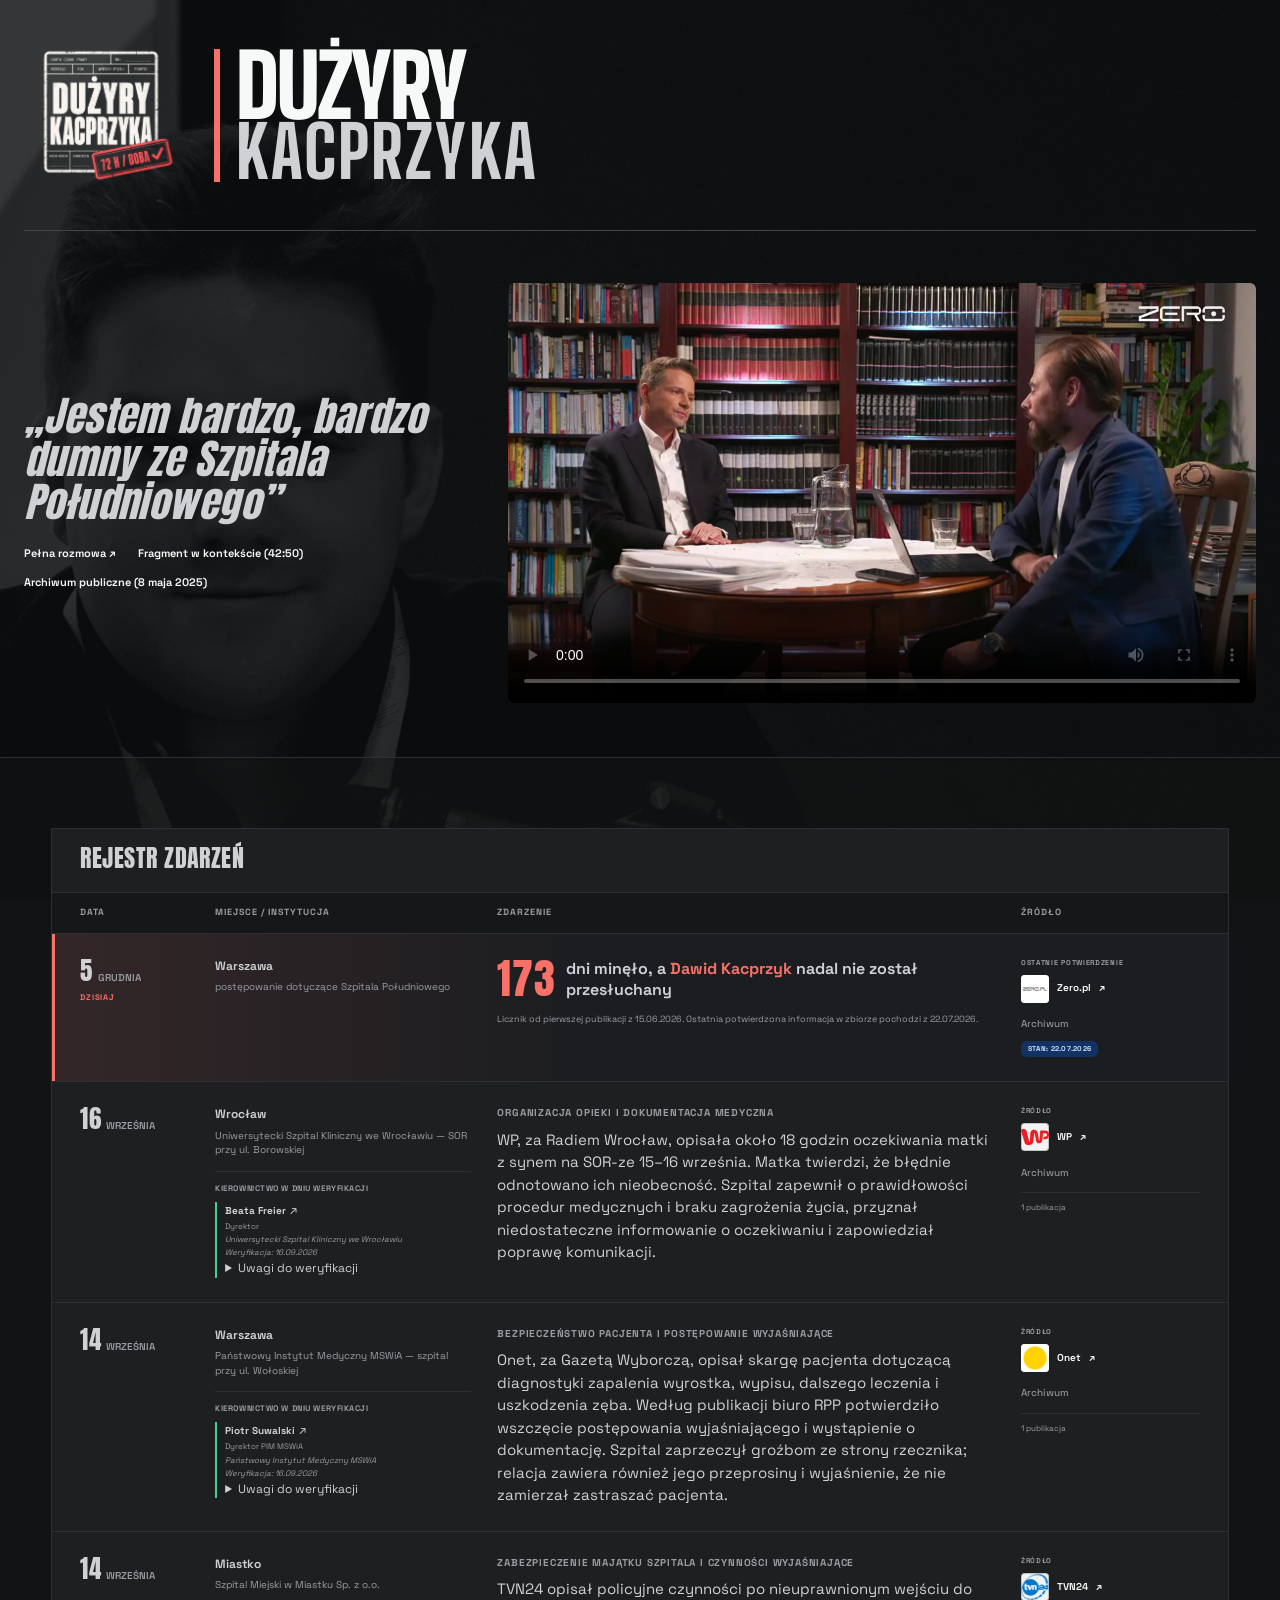
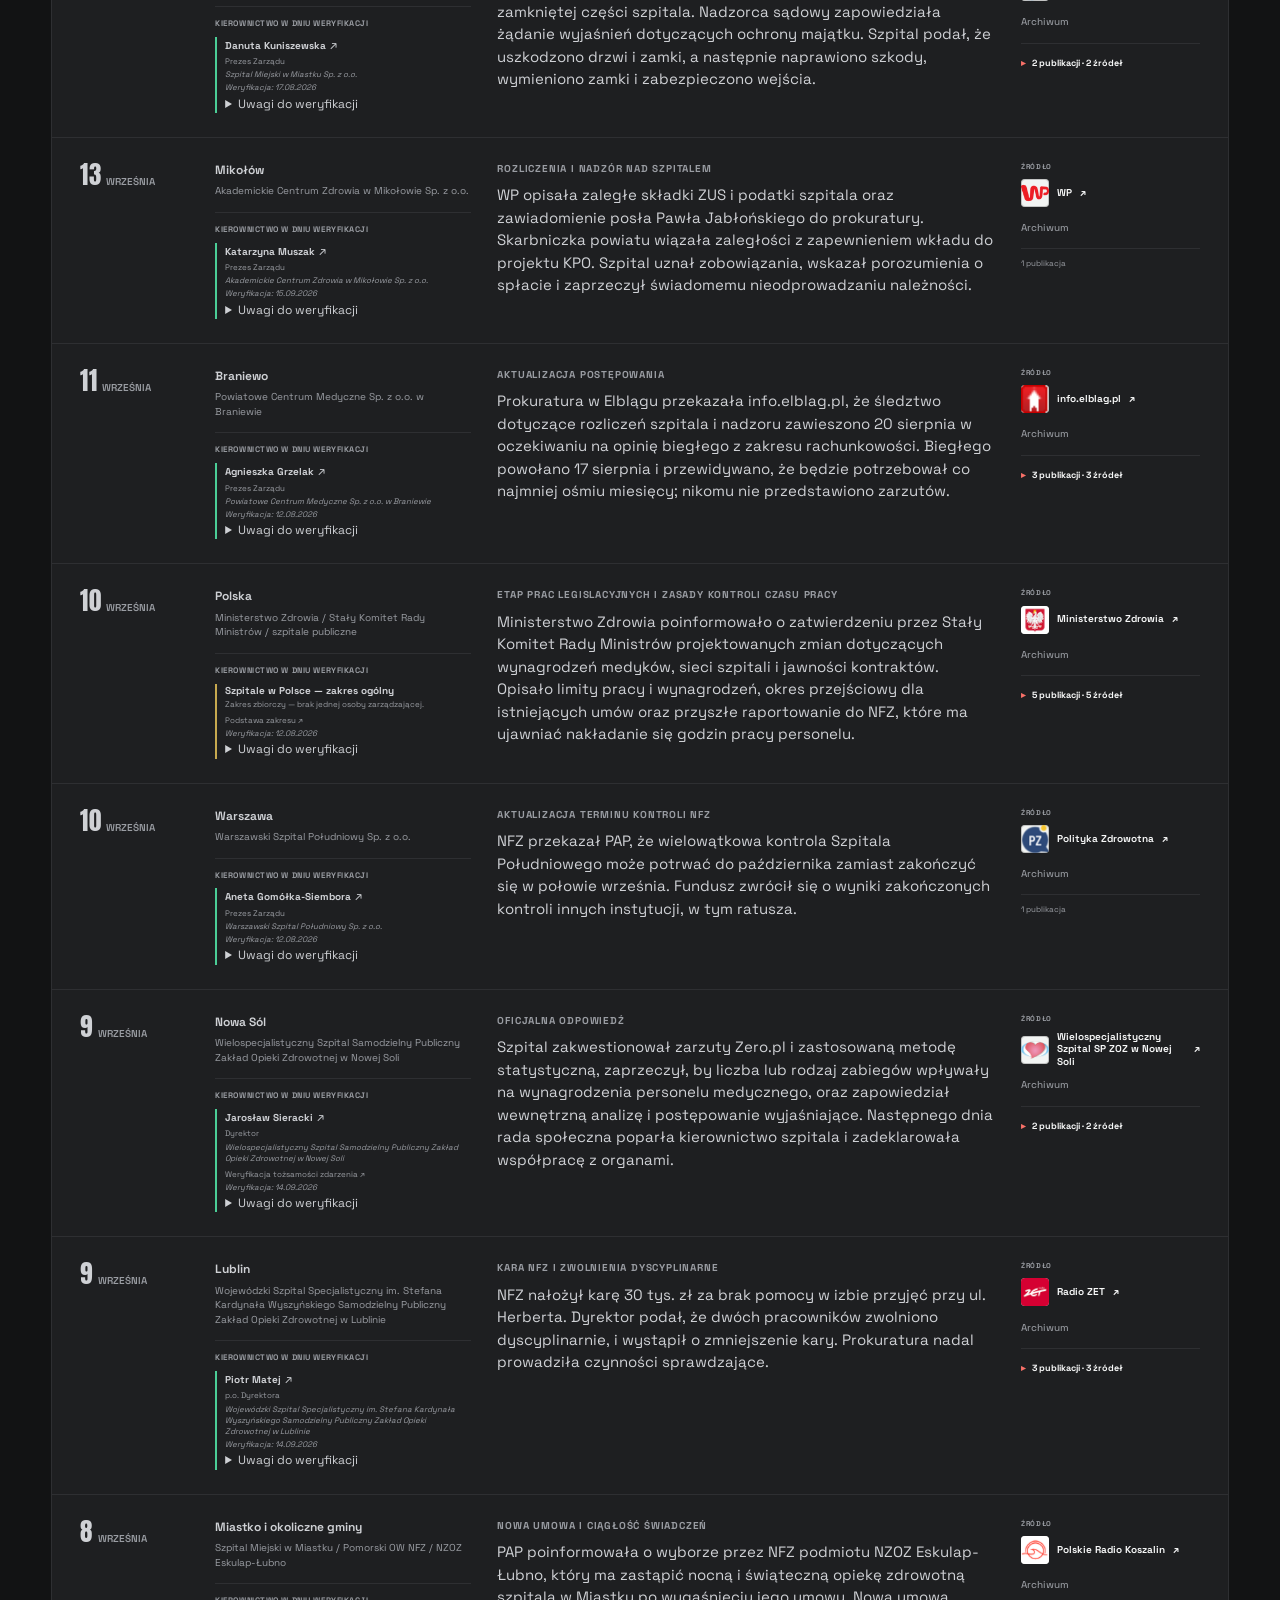
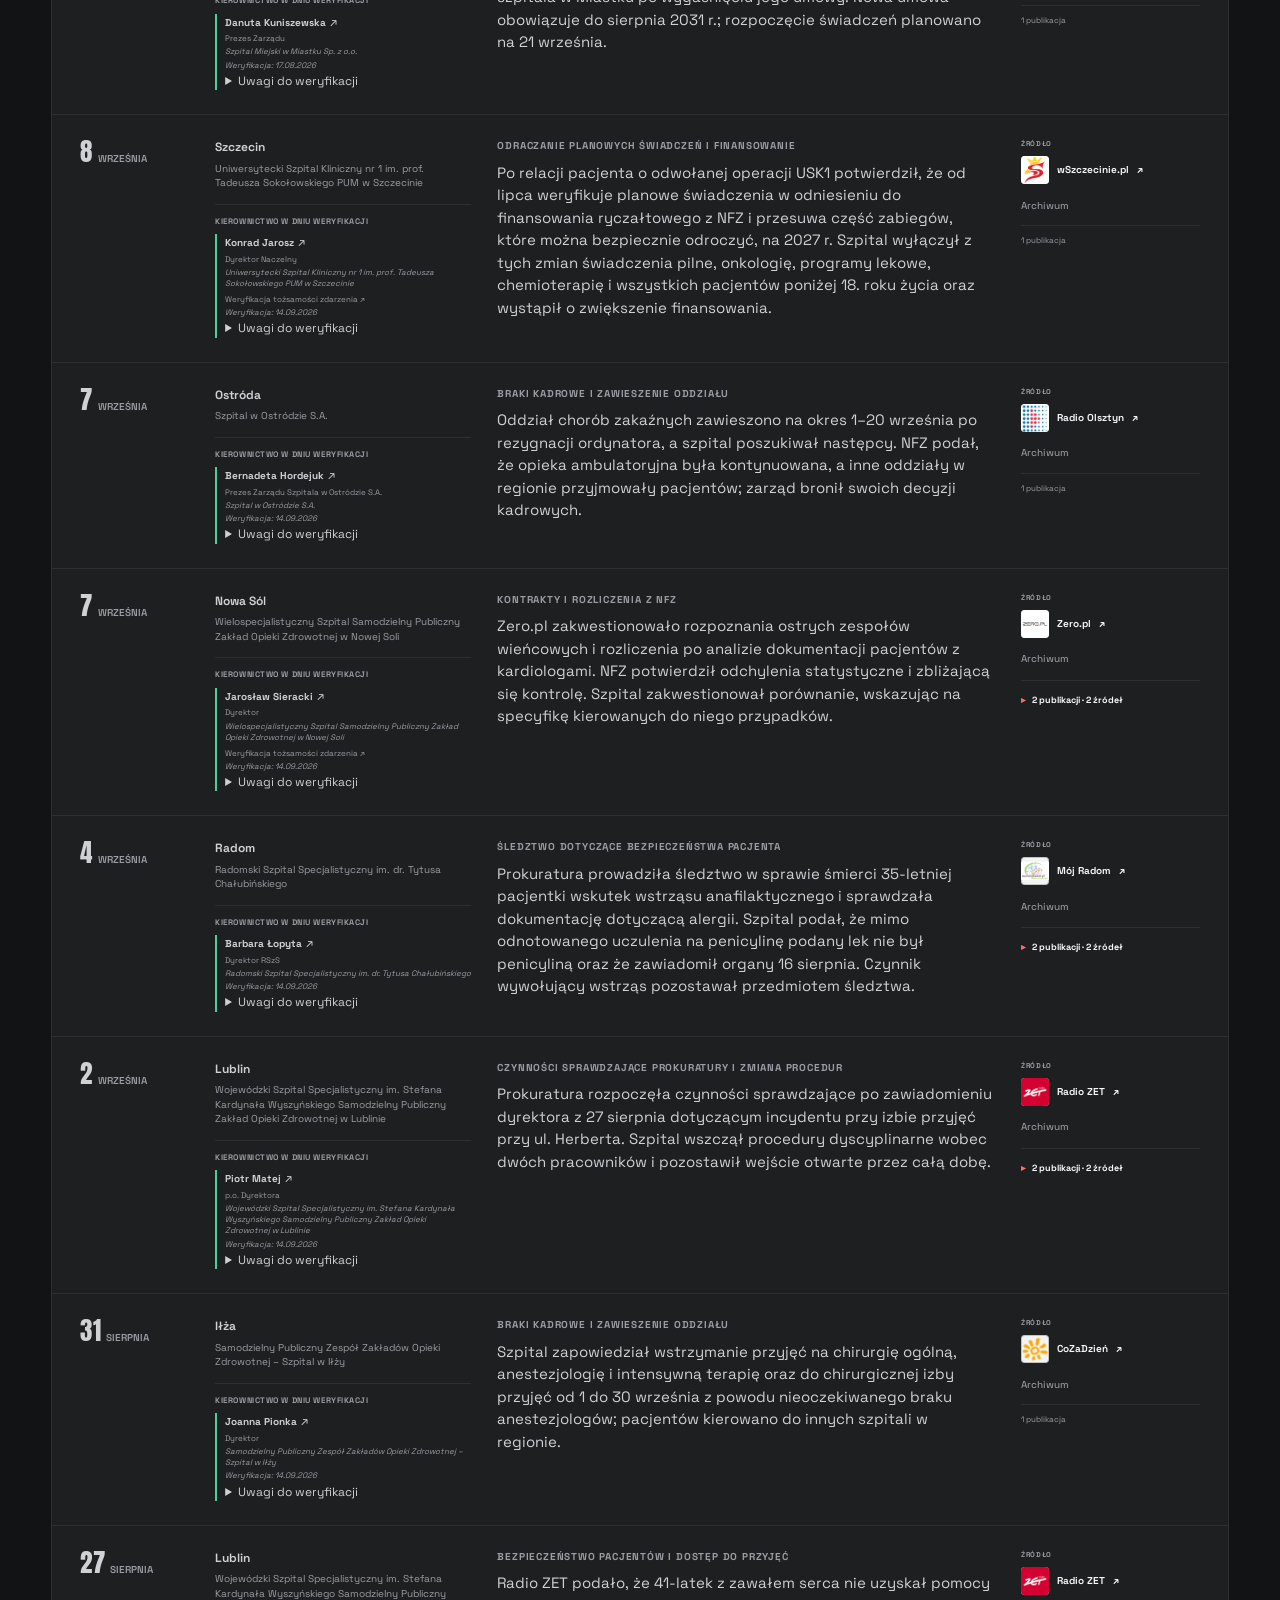
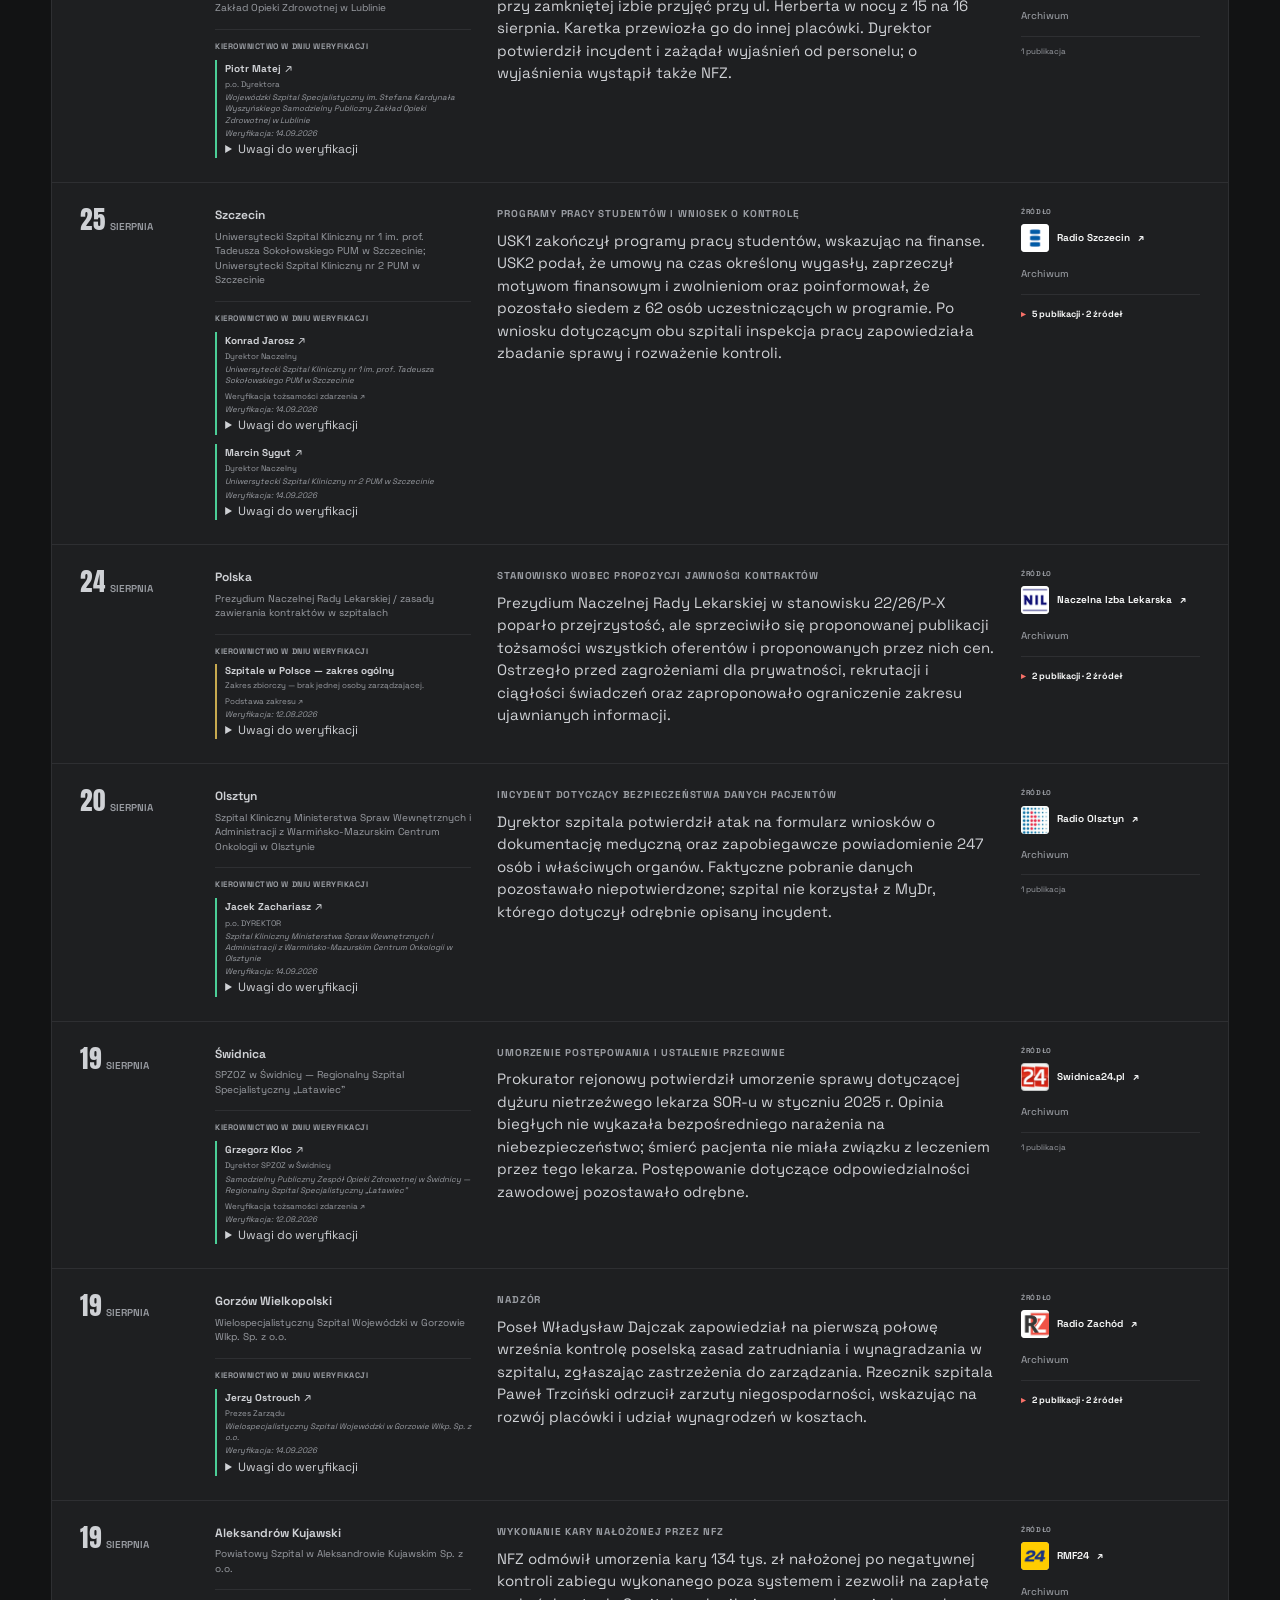
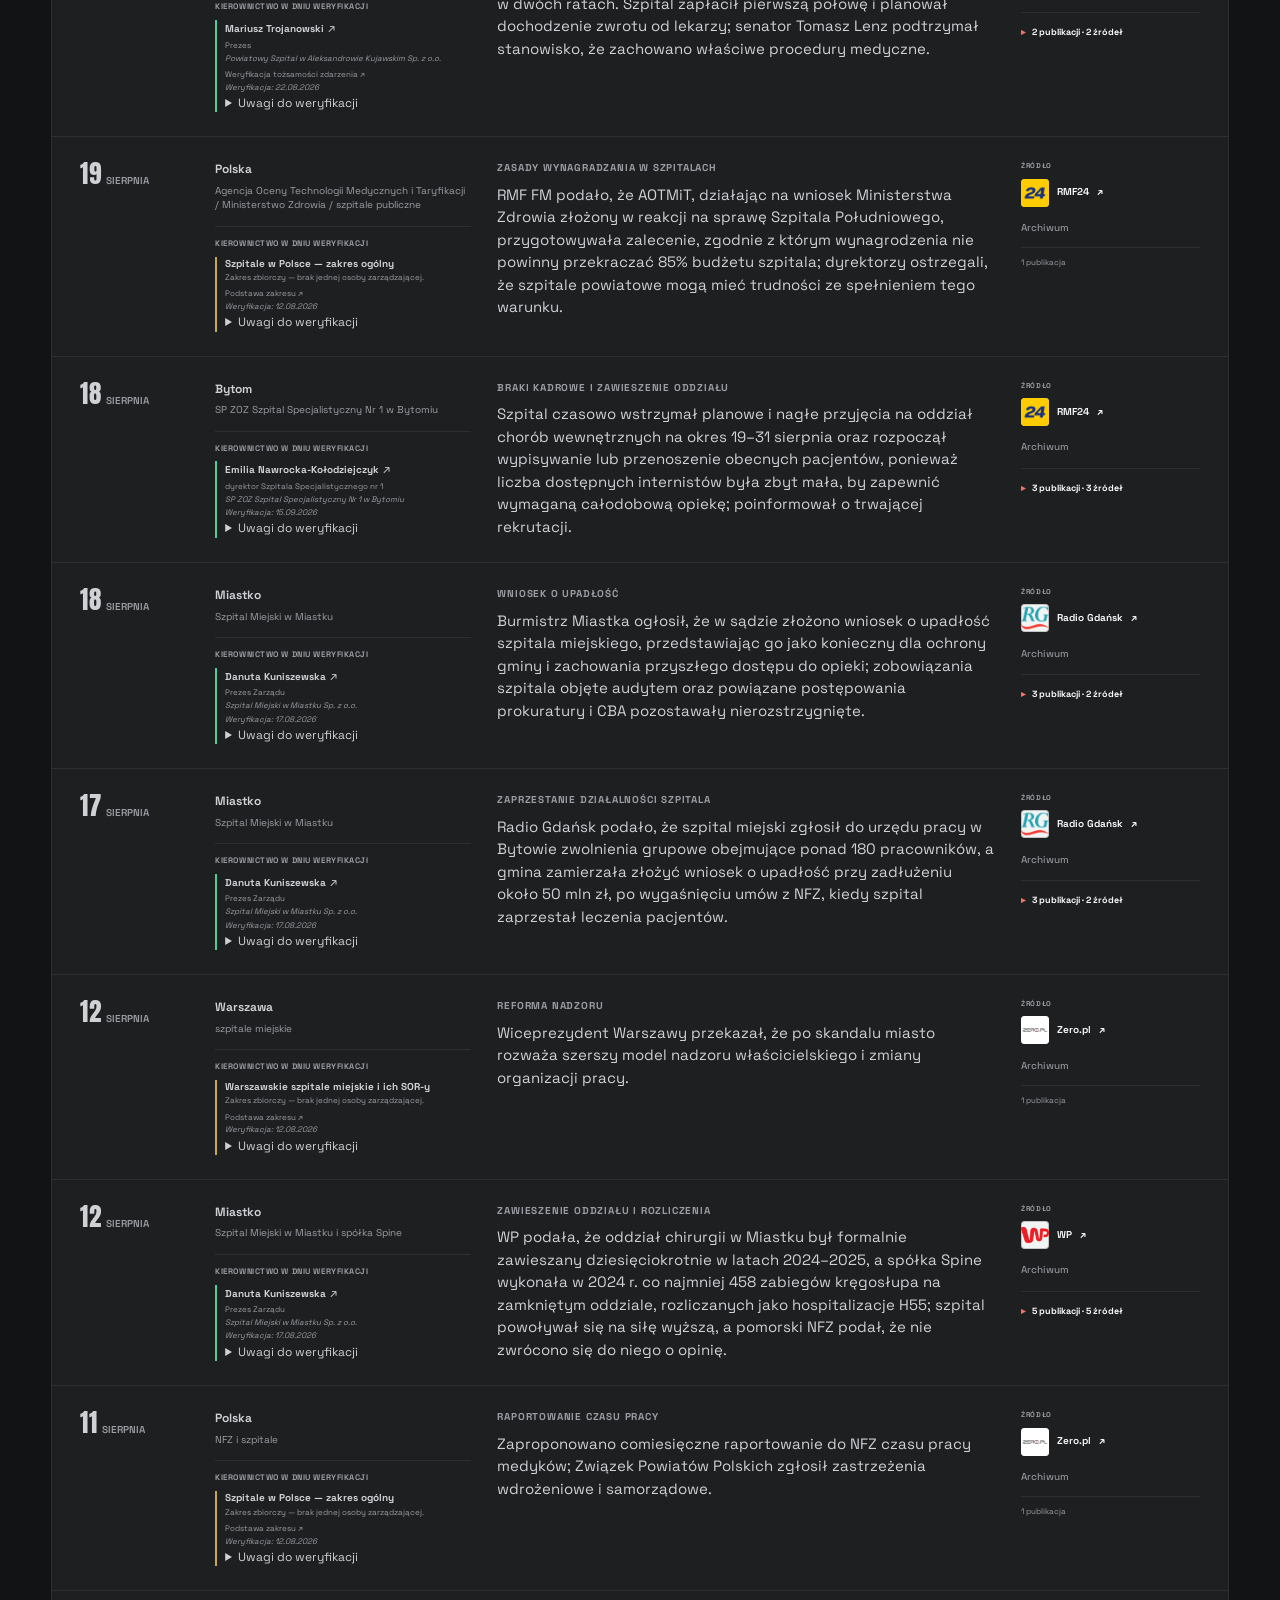
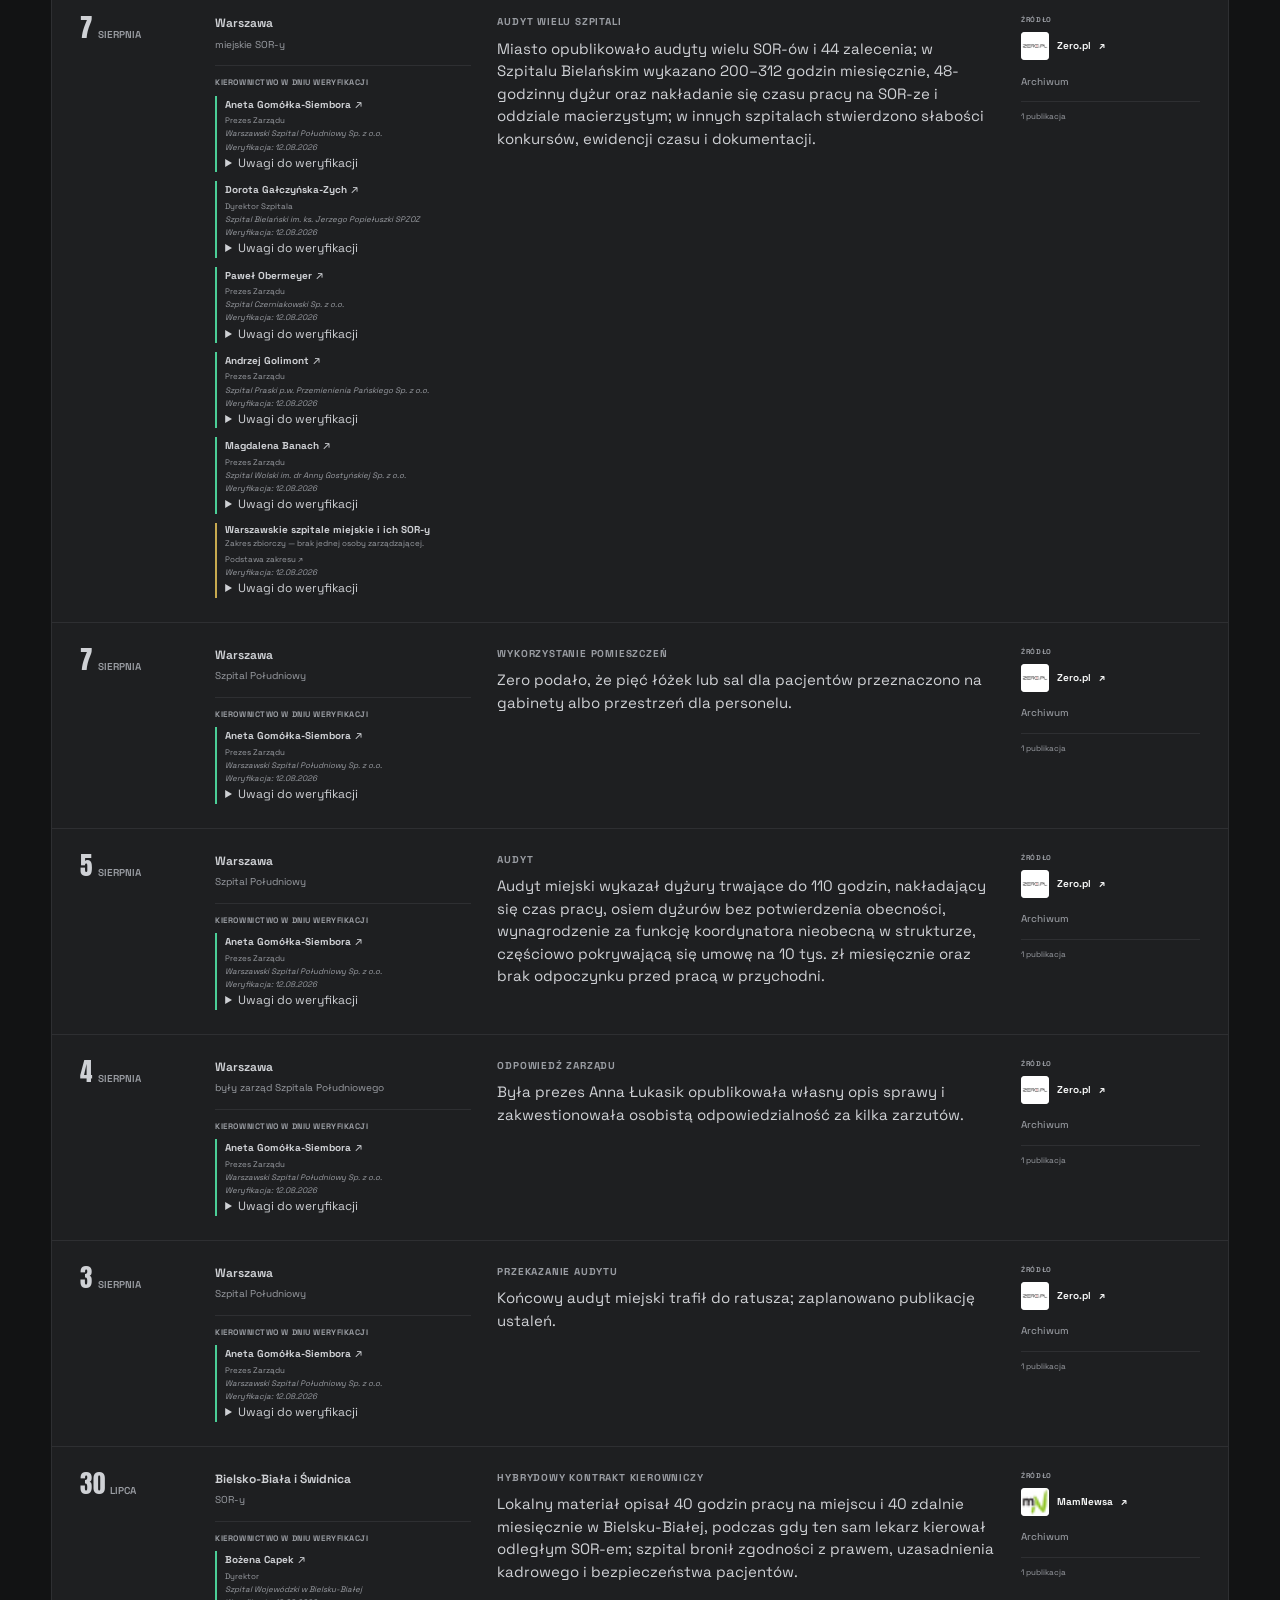
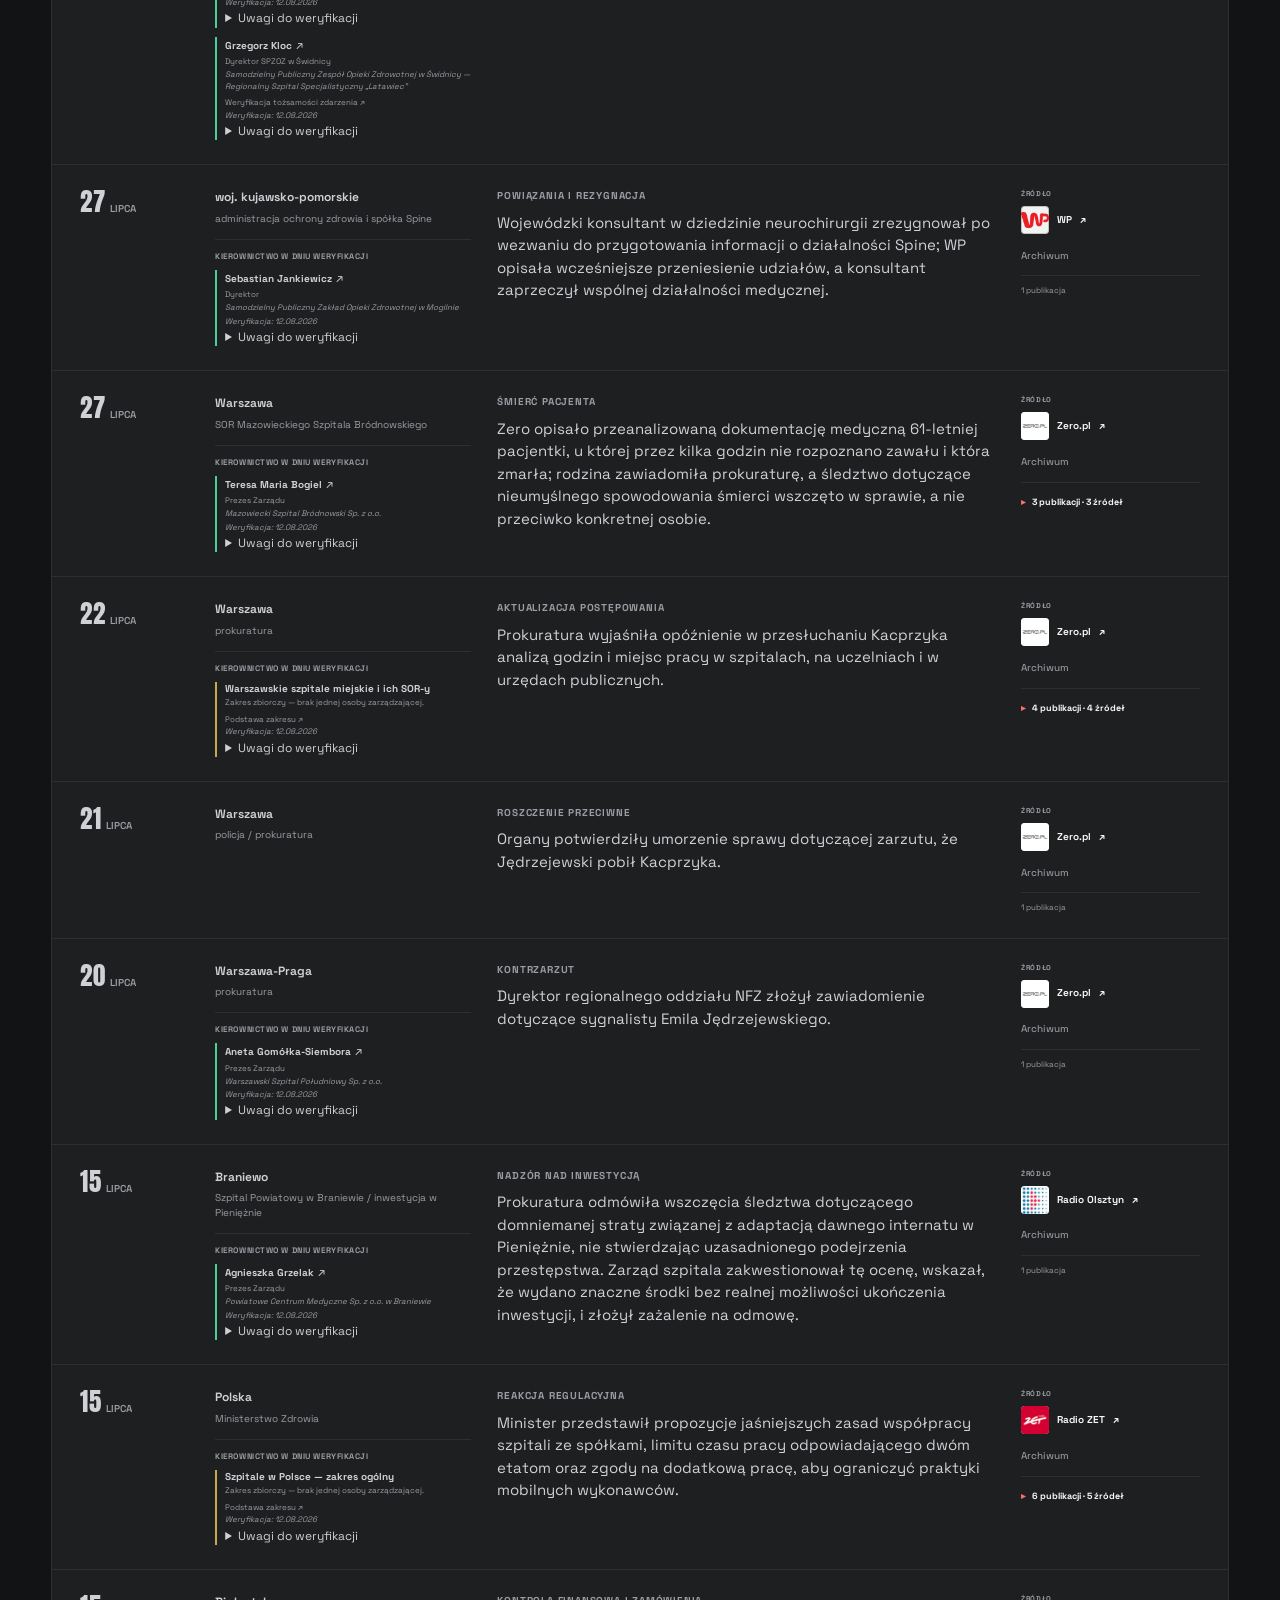
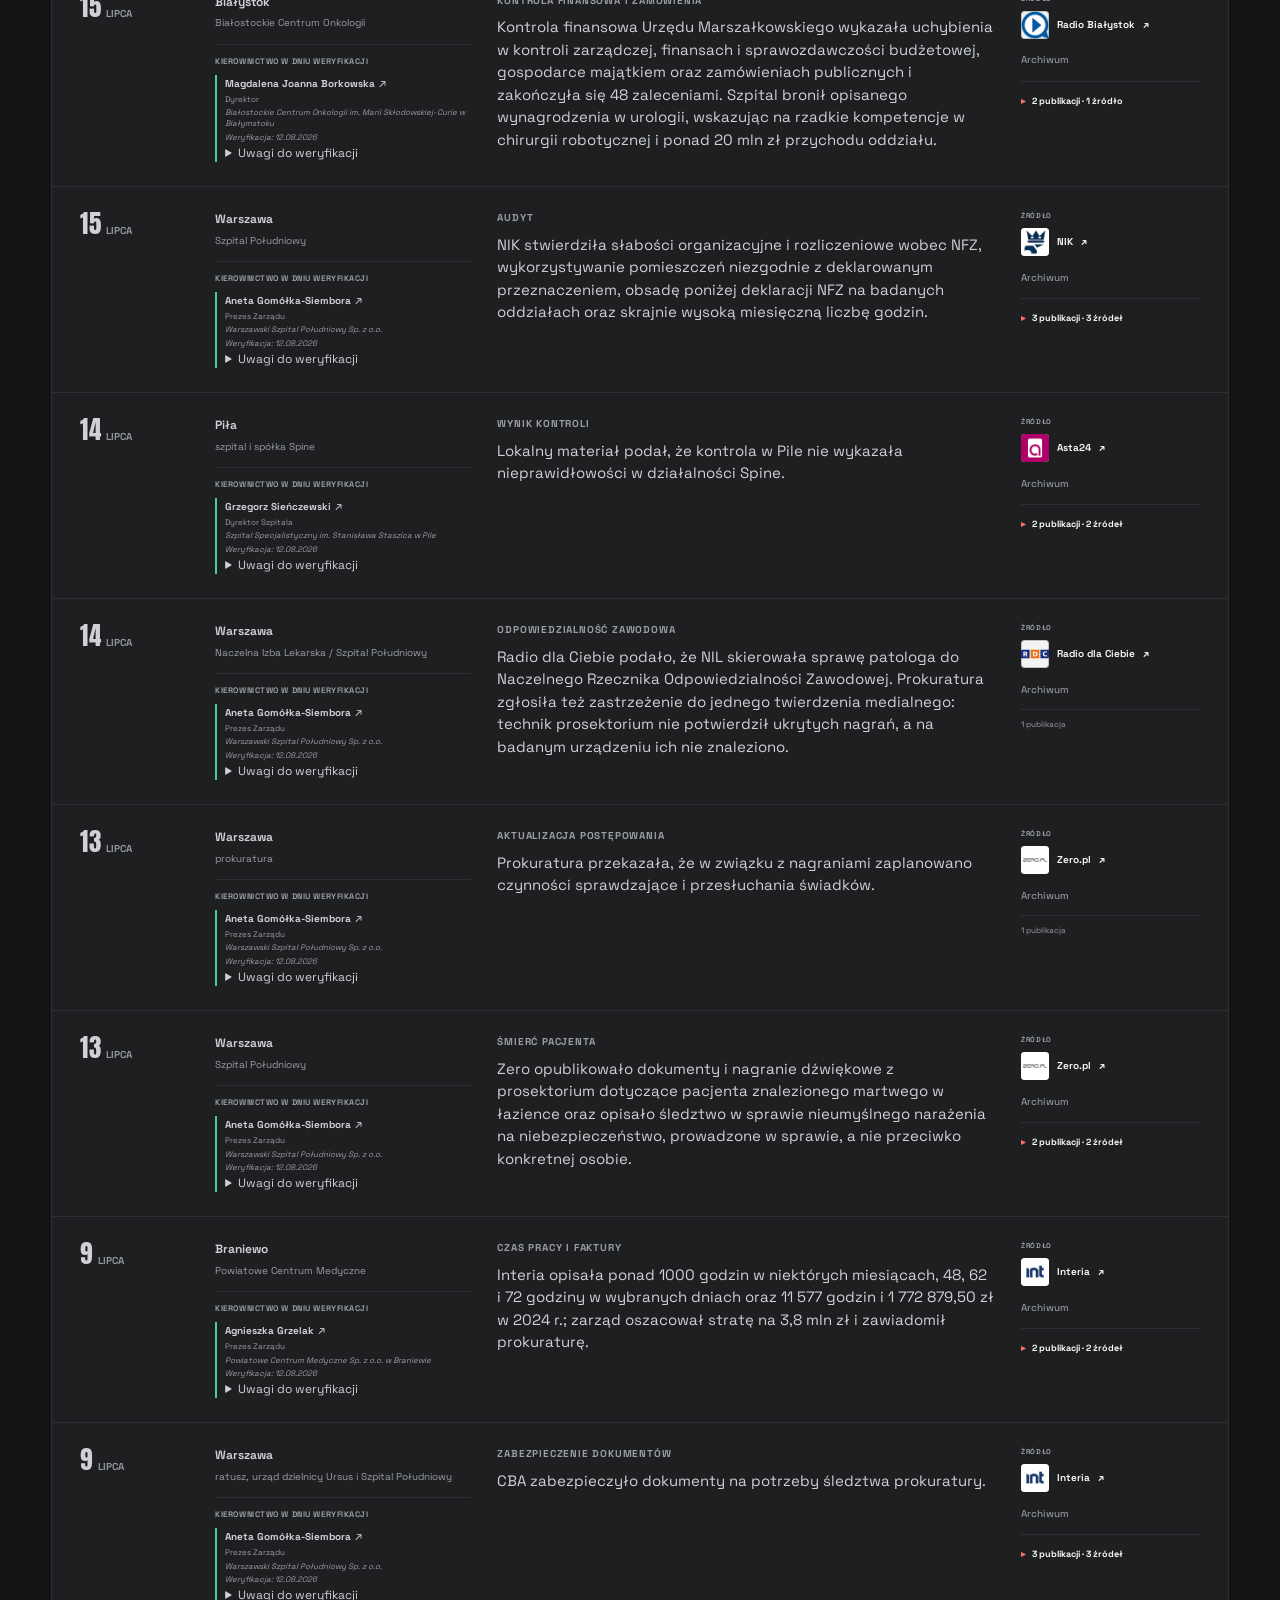
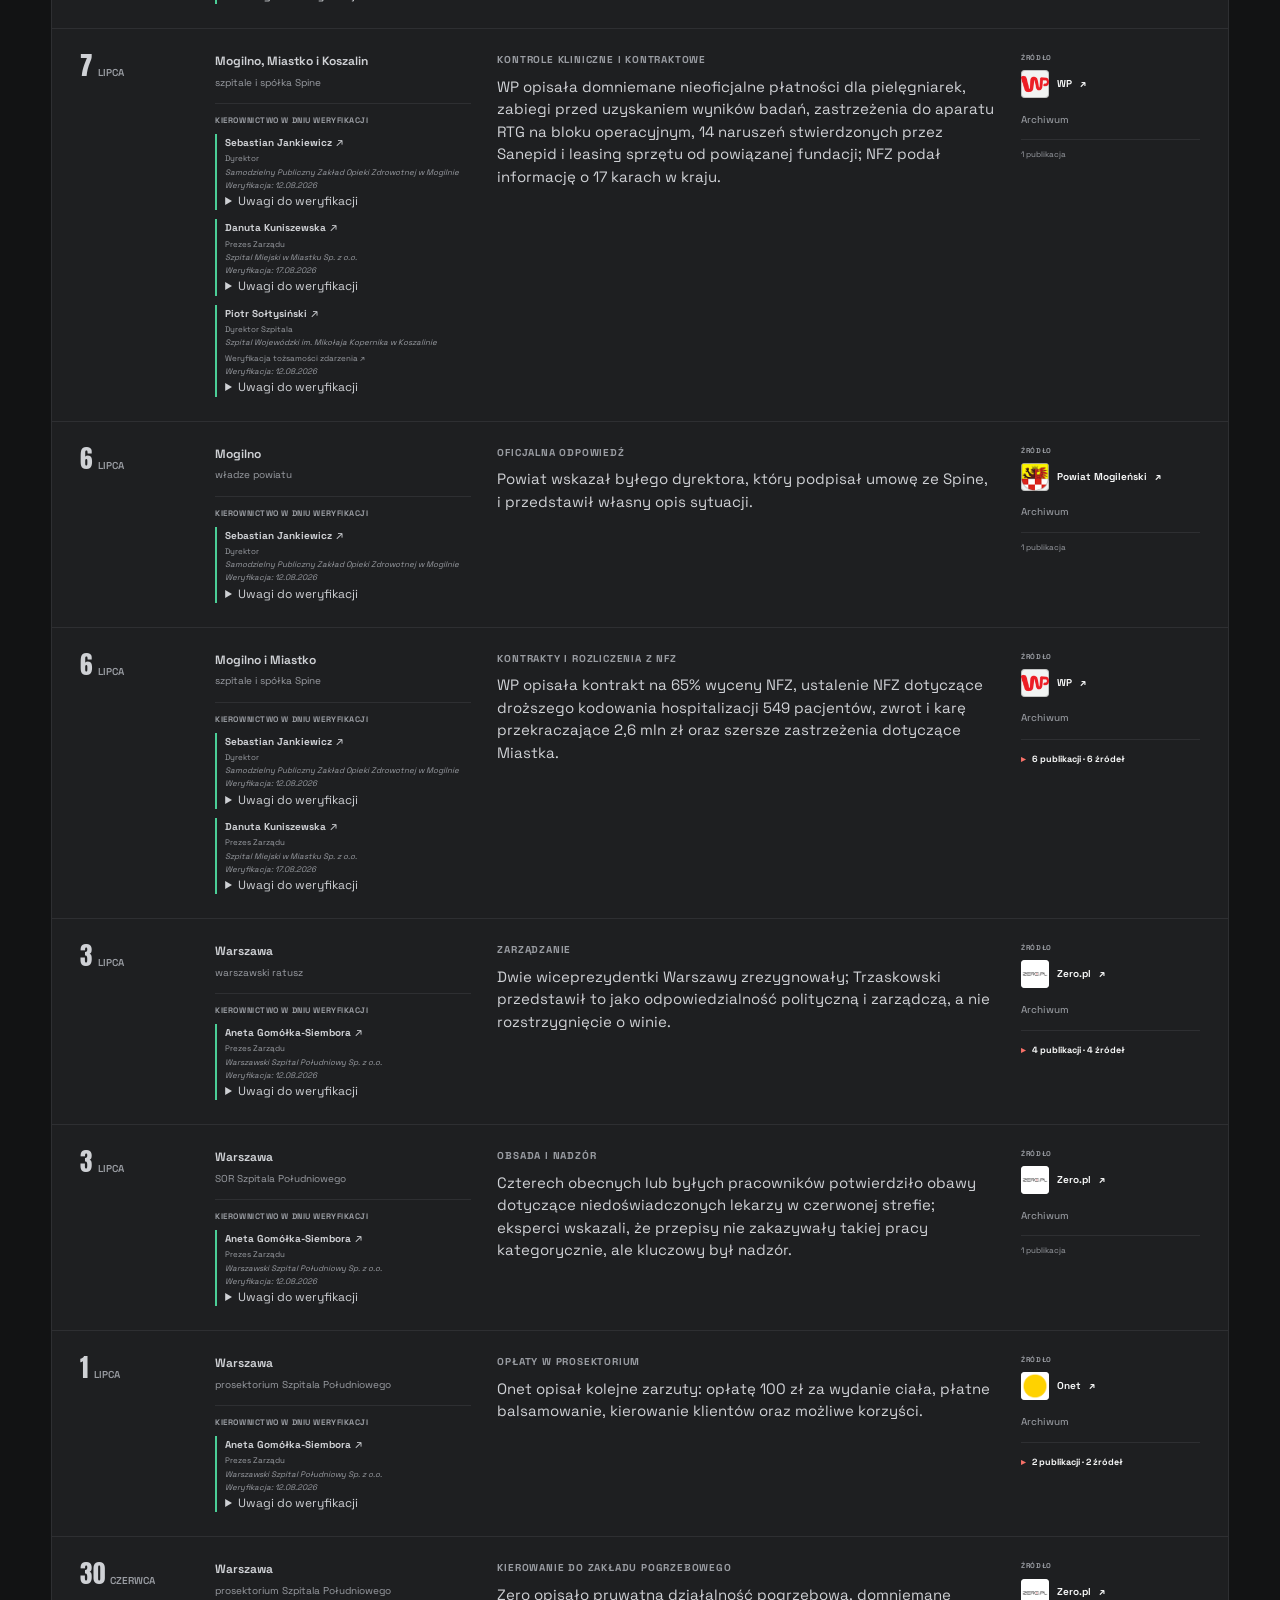
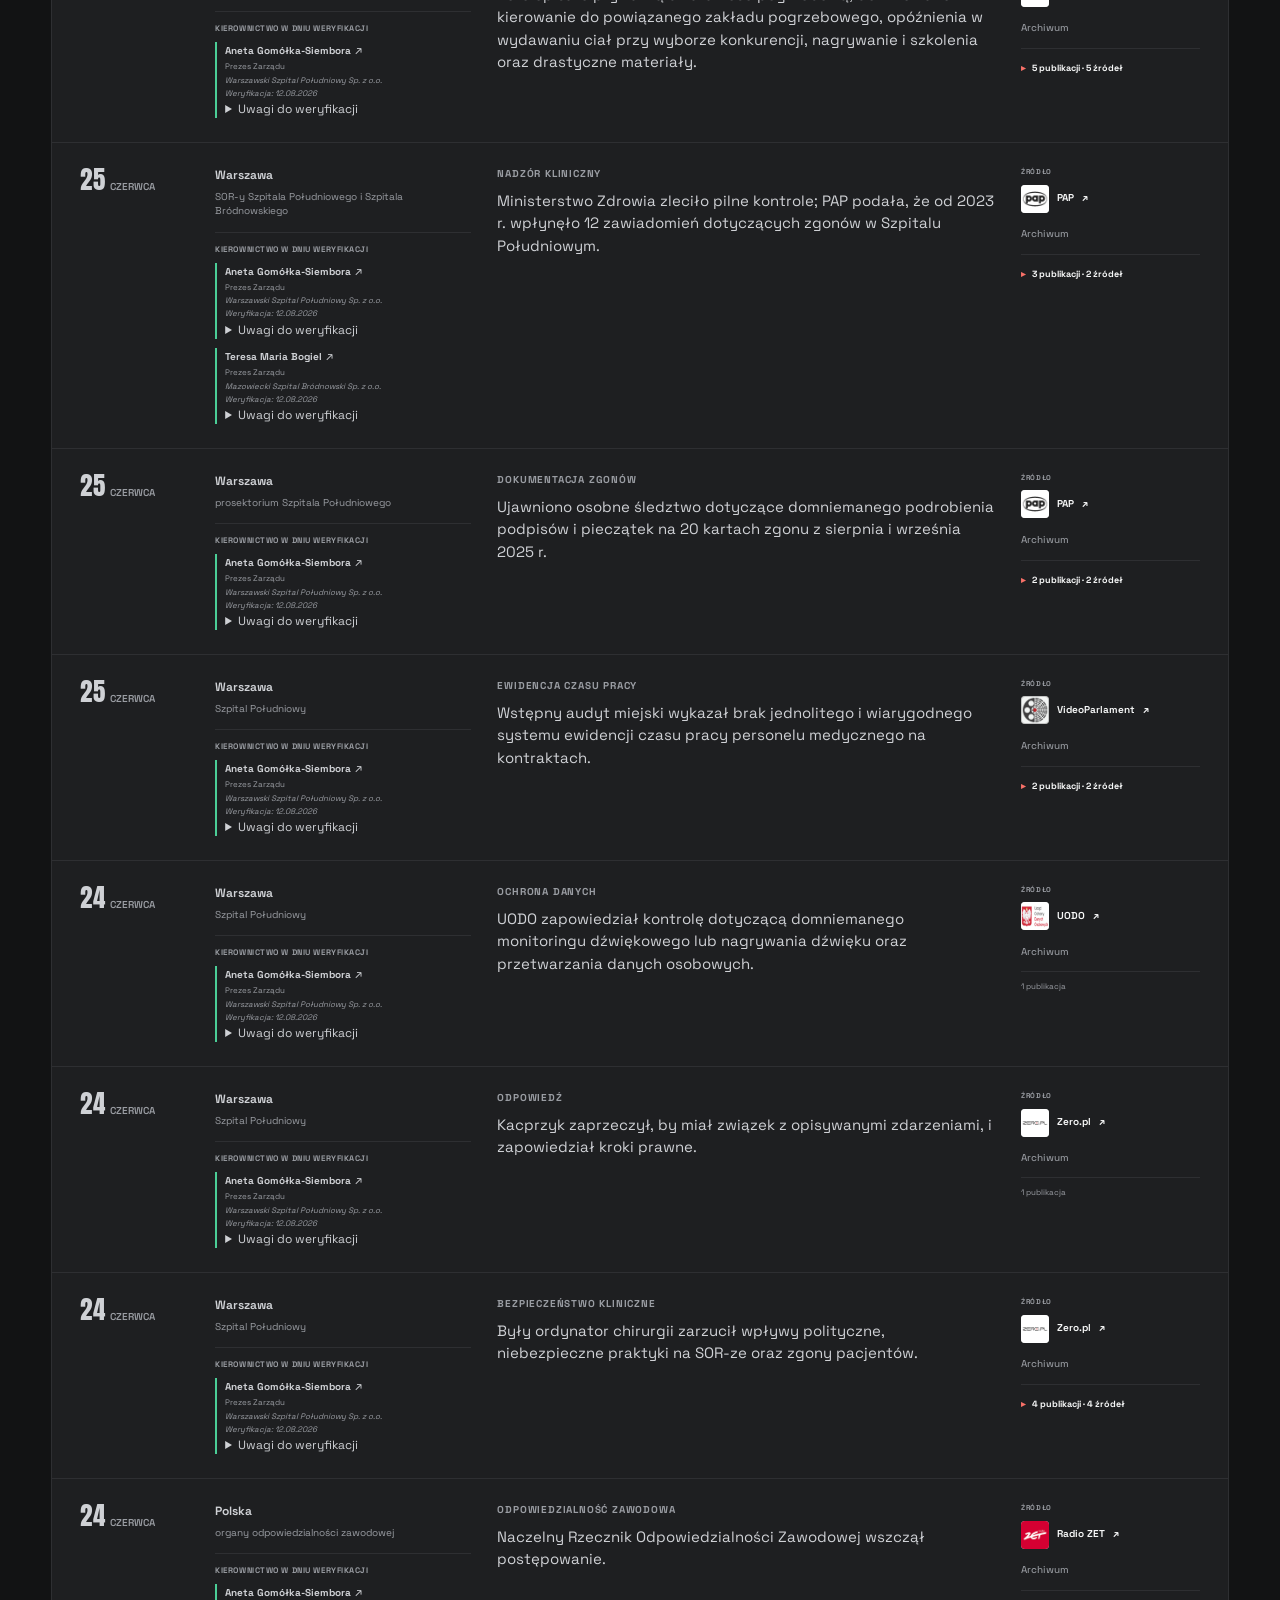
<file: index.html>
<!DOCTYPE html><html lang="pl"><head><meta charSet="utf-8"/><meta name="viewport" content="width=device-width, initial-scale=1"/><link rel="stylesheet" href="/_next/static/css/index.CoHNOgLN.css" data-rsc-css-href="/_next/static/css/index.CoHNOgLN.css" data-precedence="vite-rsc/importer-resources"/><link rel="stylesheet" href="https://fonts.googleapis.com/css2?family=Anton&amp;family=Big+Shoulders+Display:wght@800;900&amp;family=Space+Grotesk:wght@300..700&amp;family=Space+Mono:wght@400;700&amp;display=swap" data-precedence="default"/><link rel="modulepreload" fetchPriority="low" href="/_next/static/chunks/index-DUF8hRBc.js"/><script src="/_next/static/chunks/rolldown-runtime-hePW80VL.js" type="module" async=""></script><script src="/_next/static/chunks/framework-DTZGTDtF.js" type="module" async=""></script><script src="/_next/static/chunks/vinext-CCNqxgQb.js" type="module" async=""></script><link rel="modulepreload" href="/_next/static/chunks/layout-segment-context-BaheKd9T.js" crossorigin=""/><link rel="modulepreload" href="/_next/static/chunks/EventExplorer-HpX5CsYg.js" crossorigin=""/><title>Dużyry Kacprzyka</title><meta name="description" content="72 godziny pracy na dobę? Milionowe rozliczenia, kontrole i pytania o nadzór. Sprawa Kacprzyka i polskie szpitale: doniesienia, ustalenia, odpowiedzi."/><meta property="og:title" content="Dużyry Kacprzyka"/><meta property="og:description" content="72 godziny pracy na dobę? Milionowe rozliczenia, kontrole i pytania o nadzór. Sprawa Kacprzyka i polskie szpitale: doniesienia, ustalenia, odpowiedzi."/><meta property="og:type" content="website"/><meta property="og:image" content="https://dyzury-kacprzyka.github.io/duzyry-kacprzyka-logo.png"/><meta property="og:image:width" content="1254"/><meta property="og:image:height" content="1254"/><meta property="og:image:alt" content="Dużyry Kacprzyka — karta czasu pracy z pieczątką „72 H / DOBA”"/><meta name="twitter:card" content="summary_large_image"/><meta name="twitter:title" content="Dużyry Kacprzyka"/><meta name="twitter:description" content="72 godziny pracy na dobę? Milionowe rozliczenia, kontrole i pytania o nadzór. Sprawa Kacprzyka i polskie szpitale: doniesienia, ustalenia, odpowiedzi."/><meta name="twitter:image" content="https://dyzury-kacprzyka.github.io/duzyry-kacprzyka-logo.png"/><link rel="icon" href="/duzyry-kacprzyka-logo.png" type="image/png"/><link rel="apple-touch-icon" href="/duzyry-kacprzyka-logo.png" type="image/png"/><link rel="preconnect" href="https://fonts.googleapis.com"/><link rel="preconnect" href="https://fonts.gstatic.com" crossorigin="anonymous"/><script>Object.assign(((self[Symbol.for("vinext.navigationRuntime")]??={bootstrap:{routeManifest:null},functions:{}}).bootstrap.rsc??={rsc:[]}),{params:{},nav:{"pathname":"/","searchParams":[]},searchParamsFromBrowser:true})</script><link rel="modulepreload" href="/_next/static/chunks/index-DUF8hRBc.js" />
</head><body class="antialiased"><main><section class="hero"><div class="hero-title-row"><img class="hero-logo" src="/duzyry-kacprzyka-logo.png" alt="" width="220" height="220"/><h1><span class="hero-masthead-shift">Dużyry</span><span class="hero-masthead-name">Kacprzyka</span></h1></div></section><section class="context-clip" id="context-clip" aria-labelledby="context-clip-heading"><div class="context-clip-copy"><h2 id="context-clip-heading">„Jestem bardzo, bardzo dumny ze Szpitala Południowego”</h2><div class="context-clip-links"><a href="https://www.youtube.com/watch?v=-JH9onEuq9M" target="_blank" rel="noreferrer">Pełna rozmowa <span aria-hidden="true">↗</span></a><a href="https://www.youtube.com/watch?v=-JH9onEuq9M&amp;t=2570s" target="_blank" rel="noreferrer">Fragment w kontekście (42:50)</a><a href="https://web.archive.org/web/20250508182803/https://www.youtube.com/watch?v=-JH9onEuq9M" target="_blank" rel="noreferrer">Archiwum publiczne (8 maja 2025)</a></div></div><div class="context-clip-media"><video src="/clips/trzaskowski-szpital-poludniowy-42-50-with-robert-b-weide.mp4" poster="/clips/trzaskowski-szpital-poludniowy-42-50.jpg" title="Rafał Trzaskowski o Szpitalu Południowym" aria-label="Fragment wypowiedzi Rafała Trzaskowskiego o Szpitalu Południowym z 42:50 rozmowy w Kanale Zero" controls="" playsInline="" preload="metadata"><track kind="captions" src="/clips/trzaskowski-szpital-poludniowy-42-50.pl.vtt" srcLang="pl" label="Polski" default=""/></video></div></section><section class="explorer" aria-label="Rejestr zdarzeń"><div class="data-layout"><section class="table-panel" aria-labelledby="table-heading"><div class="panel-header table-header"><div><h3 id="table-heading">Rejestr zdarzeń</h3></div></div><div class="table-scroll"><div data-slot="table-container" class="relative w-full overflow-x-auto"><table data-slot="table" class="w-full caption-bottom text-sm"><thead data-slot="table-header" class="[&amp;_tr]:border-b"><tr data-slot="table-row" class="border-b transition-colors hover:bg-muted/50 has-aria-expanded:bg-muted/50 data-[state=selected]:bg-muted"><th data-slot="table-head" class="h-10 px-2 text-left align-middle font-medium whitespace-nowrap text-foreground [&amp;:has([role=checkbox])]:pr-0 [&amp;&gt;[role=checkbox]]:translate-y-[2px]">Data</th><th data-slot="table-head" class="h-10 px-2 text-left align-middle font-medium whitespace-nowrap text-foreground [&amp;:has([role=checkbox])]:pr-0 [&amp;&gt;[role=checkbox]]:translate-y-[2px]">Miejsce / instytucja</th><th data-slot="table-head" class="h-10 px-2 text-left align-middle font-medium whitespace-nowrap text-foreground [&amp;:has([role=checkbox])]:pr-0 [&amp;&gt;[role=checkbox]]:translate-y-[2px]">Zdarzenie</th><th data-slot="table-head" class="h-10 px-2 text-left align-middle font-medium whitespace-nowrap text-foreground [&amp;:has([role=checkbox])]:pr-0 [&amp;&gt;[role=checkbox]]:translate-y-[2px]">Źródło</th></tr></thead><tbody data-slot="table-body" class="[&amp;_tr:last-child]:border-0"><tr data-slot="table-row" class="border-b transition-colors hover:bg-muted/50 has-aria-expanded:bg-muted/50 data-[state=selected]:bg-muted live-counter-row"><td data-slot="table-cell" class="p-2 align-middle whitespace-nowrap [&amp;:has([role=checkbox])]:pr-0 [&amp;&gt;[role=checkbox]]:translate-y-[2px]" data-label="Data"><time dateTime="2026-09-16" class="date-cell date-cell-live"><strong>16</strong><span>września</span><small>dzisiaj</small></time></td><td data-slot="table-cell" class="p-2 align-middle whitespace-nowrap [&amp;:has([role=checkbox])]:pr-0 [&amp;&gt;[role=checkbox]]:translate-y-[2px]" data-label="Miejsce / instytucja"><strong class="location-name">Warszawa</strong><span class="institution-name">postępowanie dotyczące Szpitala Południowego</span></td><td data-slot="table-cell" class="p-2 align-middle whitespace-nowrap [&amp;:has([role=checkbox])]:pr-0 [&amp;&gt;[role=checkbox]]:translate-y-[2px]" data-label="Zdarzenie"><a class="event-summary-link counter-summary-link" href="https://zero.pl/news/dawid-kacprzyk-nadal-bez-przesluchania-prokuratura-zdradza-dlaczego" target="_blank" rel="noreferrer"><p class="counter-headline"><strong>93</strong><span>dni minęło, a<!-- --> <strong class="counter-person">Dawid Kacprzyk</strong> <!-- -->nadal nie został przesłuchany</span></p><small class="counter-evidence-note">Licznik od pierwszej publikacji z 15.06.2026. Ostatnia potwierdzona informacja w zbiorze pochodzi z<!-- --> <!-- -->22.07.2026<!-- -->.</small></a></td><td data-slot="table-cell" class="p-2 align-middle whitespace-nowrap [&amp;:has([role=checkbox])]:pr-0 [&amp;&gt;[role=checkbox]]:translate-y-[2px]" data-label="Źródło"><span class="primary-source-label">Ostatnie potwierdzenie</span><a class="source-link" href="https://zero.pl/news/dawid-kacprzyk-nadal-bez-przesluchania-prokuratura-zdradza-dlaczego" target="_blank" rel="noreferrer"><img class="source-icon" src="/sources/zero.pl.png" alt="" width="28" height="28"/><span class="source-name">Zero.pl</span><span aria-hidden="true">↗</span></a><a class="archive-link" href="https://web.archive.org/web/*/https://zero.pl/news/dawid-kacprzyk-nadal-bez-przesluchania-prokuratura-zdradza-dlaczego" target="_blank" rel="noreferrer">Archiwum</a><span data-slot="badge" class="inline-flex w-fit shrink-0 items-center justify-center gap-1 overflow-hidden rounded-full border border-border px-2 py-0.5 text-xs font-medium whitespace-nowrap text-foreground transition-[color,box-shadow] focus-visible:border-ring focus-visible:ring-[3px] focus-visible:ring-ring/50 aria-invalid:border-destructive aria-invalid:ring-destructive/20 dark:aria-invalid:ring-destructive/40 [&amp;&gt;svg]:pointer-events-none [&amp;&gt;svg]:size-3 counter-status">Stan: <!-- -->22.07.2026</span></td></tr><tr data-slot="table-row" class="border-b transition-colors hover:bg-muted/50 has-aria-expanded:bg-muted/50 data-[state=selected]:bg-muted"><td data-slot="table-cell" class="p-2 align-middle whitespace-nowrap [&amp;:has([role=checkbox])]:pr-0 [&amp;&gt;[role=checkbox]]:translate-y-[2px]" data-label="Data"><time dateTime="2026-09-16" class="date-cell"><strong>16</strong><span>września</span></time></td><td data-slot="table-cell" class="p-2 align-middle whitespace-nowrap [&amp;:has([role=checkbox])]:pr-0 [&amp;&gt;[role=checkbox]]:translate-y-[2px]" data-label="Miejsce / instytucja"><strong class="location-name">Wrocław</strong><span class="institution-name">Uniwersytecki Szpital Kliniczny we Wrocławiu — SOR przy ul. Borowskiej</span><div class="leadership-block"><span class="leadership-label">Kierownictwo w dniu weryfikacji</span><div class="leadership-list"><article class="leadership-item leadership-verified_current"><a class="leadership-source-link" href="https://usk.wroc.pl/index.php?Itemid=18&amp;id=52&amp;layout=blog&amp;option=com_content&amp;view=category" target="_blank" rel="noreferrer" title="Źródło: Uniwersytecki Szpital Kliniczny we Wrocławiu"><strong>Beata Freier</strong><span aria-hidden="true">↗</span></a><span>Dyrektor</span><small>Uniwersytecki Szpital Kliniczny we Wrocławiu</small><small>Weryfikacja:<!-- --> <time dateTime="2026-09-16">16.09.2026</time></small><details><summary>Uwagi do weryfikacji</summary><p>Bieżąca strona Zarząd Szpitala podaje Beatę Freier i tytuł Dyrektor. Komunikat urzędu marszałkowskiego z 8 czerwca 2026 potwierdza osobę. Starsze archiwalne komunikaty witryny wskazują innych dyrektorów lub pełnienie obowiązków; podstawą zapisu jest bieżąca strona kierownictwa. Stan na dzień weryfikacji, bez przypisania odpowiedzialności za zdarzenie.</p></details></article></div></div></td><td data-slot="table-cell" class="p-2 align-middle whitespace-nowrap [&amp;:has([role=checkbox])]:pr-0 [&amp;&gt;[role=checkbox]]:translate-y-[2px]" data-label="Zdarzenie"><a class="event-summary-link" href="https://wiadomosci.wp.pl/wroclaw/matka-ujawnia-koszmar-na-sor-we-wroclawiu-zapomnieli-o-nas-7330117173451008a" target="_blank" rel="noreferrer"><span class="category-label">Organizacja opieki i dokumentacja medyczna</span><p class="summary-copy">WP, za Radiem Wrocław, opisała około 18 godzin oczekiwania matki z synem na SOR-ze 15–16 września. Matka twierdzi, że błędnie odnotowano ich nieobecność. Szpital zapewnił o prawidłowości procedur medycznych i braku zagrożenia życia, przyznał niedostateczne informowanie o oczekiwaniu i zapowiedział poprawę komunikacji.</p></a></td><td data-slot="table-cell" class="p-2 align-middle whitespace-nowrap [&amp;:has([role=checkbox])]:pr-0 [&amp;&gt;[role=checkbox]]:translate-y-[2px]" data-label="Źródło"><span class="primary-source-label">Źródło</span><a class="source-link" href="https://wiadomosci.wp.pl/wroclaw/matka-ujawnia-koszmar-na-sor-we-wroclawiu-zapomnieli-o-nas-7330117173451008a" target="_blank" rel="noreferrer"><img class="source-icon" src="/sources/wp.pl.png" alt="" width="28" height="28" loading="lazy" decoding="async"/><span class="source-name">WP</span><span aria-hidden="true">↗</span></a><a class="archive-link" href="https://web.archive.org/web/*/https://wiadomosci.wp.pl/wroclaw/matka-ujawnia-koszmar-na-sor-we-wroclawiu-zapomnieli-o-nas-7330117173451008a" target="_blank" rel="noreferrer">Archiwum</a><span class="coverage-single">1 publikacja</span></td></tr><tr data-slot="table-row" class="border-b transition-colors hover:bg-muted/50 has-aria-expanded:bg-muted/50 data-[state=selected]:bg-muted"><td data-slot="table-cell" class="p-2 align-middle whitespace-nowrap [&amp;:has([role=checkbox])]:pr-0 [&amp;&gt;[role=checkbox]]:translate-y-[2px]" data-label="Data"><time dateTime="2026-09-14" class="date-cell"><strong>14</strong><span>września</span></time></td><td data-slot="table-cell" class="p-2 align-middle whitespace-nowrap [&amp;:has([role=checkbox])]:pr-0 [&amp;&gt;[role=checkbox]]:translate-y-[2px]" data-label="Miejsce / instytucja"><strong class="location-name">Warszawa</strong><span class="institution-name">Państwowy Instytut Medyczny MSWiA — szpital przy ul. Wołoskiej</span><div class="leadership-block"><span class="leadership-label">Kierownictwo w dniu weryfikacji</span><div class="leadership-list"><article class="leadership-item leadership-verified_current"><a class="leadership-source-link" href="https://www.gov.pl/web/pimmswia/kierownictwo" target="_blank" rel="noreferrer" title="Źródło: Państwowy Instytut Medyczny MSWiA"><strong>Piotr Suwalski</strong><span aria-hidden="true">↗</span></a><span>Dyrektor PIM MSWiA</span><small>Państwowy Instytut Medyczny MSWiA</small><small>Weryfikacja:<!-- --> <time dateTime="2026-09-16">16.09.2026</time></small><details><summary>Uwagi do weryfikacji</summary><p>Tożsamość placówki wynika wprost z relacji o PIM MSWiA przy ul. Wołoskiej, a nie z samej nazwy miasta. Oficjalna strona Kierownictwo podaje osobę i dokładny tytuł; komunikat instytutu z 25 maja 2026 potwierdza nazwisko. Strona kierownictwa nie podaje daty aktualizacji. To odrębny zapis stanu na dzień weryfikacji, bez przypisania odpowiedzialności.</p></details></article></div></div></td><td data-slot="table-cell" class="p-2 align-middle whitespace-nowrap [&amp;:has([role=checkbox])]:pr-0 [&amp;&gt;[role=checkbox]]:translate-y-[2px]" data-label="Zdarzenie"><a class="event-summary-link" href="https://kobieta.onet.pl/wiadomosci/w-trakcie-operacji-wybito-mu-zab-33-latek-oskarza-warszawski-szpital/rzy3znc" target="_blank" rel="noreferrer"><span class="category-label">Bezpieczeństwo pacjenta i postępowanie wyjaśniające</span><p class="summary-copy">Onet, za Gazetą Wyborczą, opisał skargę pacjenta dotyczącą diagnostyki zapalenia wyrostka, wypisu, dalszego leczenia i uszkodzenia zęba. Według publikacji biuro RPP potwierdziło wszczęcie postępowania wyjaśniającego i wystąpienie o dokumentację. Szpital zaprzeczył groźbom ze strony rzecznika; relacja zawiera również jego przeprosiny i wyjaśnienie, że nie zamierzał zastraszać pacjenta.</p></a></td><td data-slot="table-cell" class="p-2 align-middle whitespace-nowrap [&amp;:has([role=checkbox])]:pr-0 [&amp;&gt;[role=checkbox]]:translate-y-[2px]" data-label="Źródło"><span class="primary-source-label">Źródło</span><a class="source-link" href="https://kobieta.onet.pl/wiadomosci/w-trakcie-operacji-wybito-mu-zab-33-latek-oskarza-warszawski-szpital/rzy3znc" target="_blank" rel="noreferrer"><img class="source-icon" src="/sources/onet.pl.png" alt="" width="28" height="28" loading="lazy" decoding="async"/><span class="source-name">Onet</span><span aria-hidden="true">↗</span></a><a class="archive-link" href="https://web.archive.org/web/*/https://kobieta.onet.pl/wiadomosci/w-trakcie-operacji-wybito-mu-zab-33-latek-oskarza-warszawski-szpital/rzy3znc" target="_blank" rel="noreferrer">Archiwum</a><span class="coverage-single">1 publikacja</span></td></tr><tr data-slot="table-row" class="border-b transition-colors hover:bg-muted/50 has-aria-expanded:bg-muted/50 data-[state=selected]:bg-muted"><td data-slot="table-cell" class="p-2 align-middle whitespace-nowrap [&amp;:has([role=checkbox])]:pr-0 [&amp;&gt;[role=checkbox]]:translate-y-[2px]" data-label="Data"><time dateTime="2026-09-14" class="date-cell"><strong>14</strong><span>września</span></time></td><td data-slot="table-cell" class="p-2 align-middle whitespace-nowrap [&amp;:has([role=checkbox])]:pr-0 [&amp;&gt;[role=checkbox]]:translate-y-[2px]" data-label="Miejsce / instytucja"><strong class="location-name">Miastko</strong><span class="institution-name">Szpital Miejski w Miastku Sp. z o.o.</span><div class="leadership-block"><span class="leadership-label">Kierownictwo w dniu weryfikacji</span><div class="leadership-list"><article class="leadership-item leadership-verified_current"><a class="leadership-source-link" href="https://www.szpitalmiastko.pl/zarzad/" target="_blank" rel="noreferrer" title="Źródło: Szpital Miejski w Miastku"><strong>Danuta Kuniszewska</strong><span aria-hidden="true">↗</span></a><span>Prezes Zarządu</span><small>Szpital Miejski w Miastku Sp. z o.o.</small><small>Weryfikacja:<!-- --> <time dateTime="2026-08-17">17.08.2026</time></small><details><summary>Uwagi do weryfikacji</summary><p>Stan na 17 sierpnia 2026 r. według strony zarządu szpitala. Weryfikacja z 12 sierpnia wymieniała Teresę Finkiewicz; Radio Gdańsk podało, że prezeska podała się do dymisji. Ta sama strona wymienia Jerzego Tarnowskiego jako dyrektora ds. medycznych i prokurenta. To bieżąca tożsamość, nie ustalenie winy w sprawie Spine. Weryfikacja 14 września nie potwierdziła bieżącego prezesa: niedatowana strona zarządu ponownie wymienia Teresę Finkiewicz, a PAP z 8 września informuje o braku zarządu i kuratorze. Oświadczenie szpitala z 22 sierpnia potwierdza jedynie Agnieszkę Chrzanowską jako Dyrektor Zarządzającą. Zachowano zapis dotyczący osoby pełniącej funkcję według stanu na 17 sierpnia, bez potwierdzenia pełnienia funkcji później; osoba obecnego prezesa lub kuratora pozostaje niezweryfikowana.</p></details></article></div></div></td><td data-slot="table-cell" class="p-2 align-middle whitespace-nowrap [&amp;:has([role=checkbox])]:pr-0 [&amp;&gt;[role=checkbox]]:translate-y-[2px]" data-label="Zdarzenie"><a class="event-summary-link" href="https://tvn24.pl/trojmiasto/miastko-weszli-do-zamknietego-szpitala-chwalili-sie-tym-w-sieci-st9232432" target="_blank" rel="noreferrer"><span class="category-label">zabezpieczenie majątku szpitala i czynności wyjaśniające</span><p class="summary-copy">TVN24 opisał policyjne czynności po nieuprawnionym wejściu do zamkniętej części szpitala. Nadzorca sądowy zapowiedziała żądanie wyjaśnień dotyczących ochrony majątku. Szpital podał, że uszkodzono drzwi i zamki, a następnie naprawiono szkody, wymieniono zamki i zabezpieczono wejścia.</p></a></td><td data-slot="table-cell" class="p-2 align-middle whitespace-nowrap [&amp;:has([role=checkbox])]:pr-0 [&amp;&gt;[role=checkbox]]:translate-y-[2px]" data-label="Źródło"><span class="primary-source-label">Źródło</span><a class="source-link" href="https://tvn24.pl/trojmiasto/miastko-weszli-do-zamknietego-szpitala-chwalili-sie-tym-w-sieci-st9232432" target="_blank" rel="noreferrer"><img class="source-icon" src="/sources/tvn24.pl.png" alt="" width="28" height="28" loading="lazy" decoding="async"/><span class="source-name">TVN24</span><span aria-hidden="true">↗</span></a><a class="archive-link" href="https://web.archive.org/web/*/https://tvn24.pl/trojmiasto/miastko-weszli-do-zamknietego-szpitala-chwalili-sie-tym-w-sieci-st9232432" target="_blank" rel="noreferrer">Archiwum</a><div data-state="closed" data-slot="collapsible" class="coverage-details"><button type="button" aria-expanded="false" data-state="closed" data-slot="collapsible-trigger" class="coverage-toggle">2<!-- --> publikacji · <!-- -->2<!-- --> <!-- -->źródeł</button><div data-state="closed" id="radix-_R_281qjci_" hidden="" data-slot="collapsible-content"></div></div></td></tr><tr data-slot="table-row" class="border-b transition-colors hover:bg-muted/50 has-aria-expanded:bg-muted/50 data-[state=selected]:bg-muted"><td data-slot="table-cell" class="p-2 align-middle whitespace-nowrap [&amp;:has([role=checkbox])]:pr-0 [&amp;&gt;[role=checkbox]]:translate-y-[2px]" data-label="Data"><time dateTime="2026-09-13" class="date-cell"><strong>13</strong><span>września</span></time></td><td data-slot="table-cell" class="p-2 align-middle whitespace-nowrap [&amp;:has([role=checkbox])]:pr-0 [&amp;&gt;[role=checkbox]]:translate-y-[2px]" data-label="Miejsce / instytucja"><strong class="location-name">Mikołów</strong><span class="institution-name">Akademickie Centrum Zdrowia w Mikołowie Sp. z o.o.</span><div class="leadership-block"><span class="leadership-label">Kierownictwo w dniu weryfikacji</span><div class="leadership-list"><article class="leadership-item leadership-verified_current"><a class="leadership-source-link" href="https://szpital-mikolow.com.pl/o-nas/dane/" target="_blank" rel="noreferrer" title="Źródło: Akademickie Centrum Zdrowia w Mikołowie"><strong>Katarzyna Muszak</strong><span aria-hidden="true">↗</span></a><span>Prezes Zarządu</span><small>Akademickie Centrum Zdrowia w Mikołowie Sp. z o.o.</small><small>Weryfikacja:<!-- --> <time dateTime="2026-09-15">15.09.2026</time></small><details><summary>Uwagi do weryfikacji</summary><p>Bieżąca strona szpitala podaje nazwę spółki, powiat jako jedynego właściciela i Katarzynę Muszak jako Prezes Zarządu. Klauzula RODO potwierdza osobę, lecz w treści zachowuje wcześniejszą nazwę spółki. Strona danych nie podaje daty aktualizacji. To odrębny zapis tożsamości na dzień weryfikacji, bez przypisania odpowiedzialności.</p></details></article></div></div></td><td data-slot="table-cell" class="p-2 align-middle whitespace-nowrap [&amp;:has([role=checkbox])]:pr-0 [&amp;&gt;[role=checkbox]]:translate-y-[2px]" data-label="Zdarzenie"><a class="event-summary-link" href="https://wiadomosci.wp.pl/szpital-nie-zaplacil-pracownikom-zus-prezeska-w-tym-czasie-dorabiala-na-zleceniach-z-ministerstwa-7325064824354912a" target="_blank" rel="noreferrer"><span class="category-label">rozliczenia i nadzór nad szpitalem</span><p class="summary-copy">WP opisała zaległe składki ZUS i podatki szpitala oraz zawiadomienie posła Pawła Jabłońskiego do prokuratury. Skarbniczka powiatu wiązała zaległości z zapewnieniem wkładu do projektu KPO. Szpital uznał zobowiązania, wskazał porozumienia o spłacie i zaprzeczył świadomemu nieodprowadzaniu należności.</p></a></td><td data-slot="table-cell" class="p-2 align-middle whitespace-nowrap [&amp;:has([role=checkbox])]:pr-0 [&amp;&gt;[role=checkbox]]:translate-y-[2px]" data-label="Źródło"><span class="primary-source-label">Źródło</span><a class="source-link" href="https://wiadomosci.wp.pl/szpital-nie-zaplacil-pracownikom-zus-prezeska-w-tym-czasie-dorabiala-na-zleceniach-z-ministerstwa-7325064824354912a" target="_blank" rel="noreferrer"><img class="source-icon" src="/sources/wp.pl.png" alt="" width="28" height="28" loading="lazy" decoding="async"/><span class="source-name">WP</span><span aria-hidden="true">↗</span></a><a class="archive-link" href="https://web.archive.org/web/*/https://wiadomosci.wp.pl/szpital-nie-zaplacil-pracownikom-zus-prezeska-w-tym-czasie-dorabiala-na-zleceniach-z-ministerstwa-7325064824354912a" target="_blank" rel="noreferrer">Archiwum</a><span class="coverage-single">1 publikacja</span></td></tr><tr data-slot="table-row" class="border-b transition-colors hover:bg-muted/50 has-aria-expanded:bg-muted/50 data-[state=selected]:bg-muted"><td data-slot="table-cell" class="p-2 align-middle whitespace-nowrap [&amp;:has([role=checkbox])]:pr-0 [&amp;&gt;[role=checkbox]]:translate-y-[2px]" data-label="Data"><time dateTime="2026-09-11" class="date-cell"><strong>11</strong><span>września</span></time></td><td data-slot="table-cell" class="p-2 align-middle whitespace-nowrap [&amp;:has([role=checkbox])]:pr-0 [&amp;&gt;[role=checkbox]]:translate-y-[2px]" data-label="Miejsce / instytucja"><strong class="location-name">Braniewo</strong><span class="institution-name">Powiatowe Centrum Medyczne Sp. z o.o. w Braniewie</span><div class="leadership-block"><span class="leadership-label">Kierownictwo w dniu weryfikacji</span><div class="leadership-list"><article class="leadership-item leadership-verified_current"><a class="leadership-source-link" href="https://bip.szpital-braniewo.pl/p%2C15%2Cwladze" target="_blank" rel="noreferrer" title="Źródło: BIP Powiatowego Centrum Medycznego w Braniewie"><strong>Agnieszka Grzelak</strong><span aria-hidden="true">↗</span></a><span>Prezes Zarządu</span><small>Powiatowe Centrum Medyczne Sp. z o.o. w Braniewie</small><small>Weryfikacja:<!-- --> <time dateTime="2026-08-12">12.08.2026</time></small><details><summary>Uwagi do weryfikacji</summary><p>BIP wskazuje Prezes Zarządu; materiał z 9 lipca 2026 nazywa Agnieszkę Grzelak obecną prezes.</p></details></article></div></div></td><td data-slot="table-cell" class="p-2 align-middle whitespace-nowrap [&amp;:has([role=checkbox])]:pr-0 [&amp;&gt;[role=checkbox]]:translate-y-[2px]" data-label="Zdarzenie"><a class="event-summary-link" href="https://www.info.elblag.pl/41,85691,Afera-w-szpitalu-w-Braniewie-Elblaska-prokuratura-zawiesza-postepowanie.html" target="_blank" rel="noreferrer"><span class="category-label">aktualizacja postępowania</span><p class="summary-copy">Prokuratura w Elblągu przekazała info.elblag.pl, że śledztwo dotyczące rozliczeń szpitala i nadzoru zawieszono 20 sierpnia w oczekiwaniu na opinię biegłego z zakresu rachunkowości. Biegłego powołano 17 sierpnia i przewidywano, że będzie potrzebował co najmniej ośmiu miesięcy; nikomu nie przedstawiono zarzutów.</p></a></td><td data-slot="table-cell" class="p-2 align-middle whitespace-nowrap [&amp;:has([role=checkbox])]:pr-0 [&amp;&gt;[role=checkbox]]:translate-y-[2px]" data-label="Źródło"><span class="primary-source-label">Źródło</span><a class="source-link" href="https://www.info.elblag.pl/41,85691,Afera-w-szpitalu-w-Braniewie-Elblaska-prokuratura-zawiesza-postepowanie.html" target="_blank" rel="noreferrer"><img class="source-icon" src="/sources/info.elblag.pl.png" alt="" width="28" height="28" loading="lazy" decoding="async"/><span class="source-name">info.elblag.pl</span><span aria-hidden="true">↗</span></a><a class="archive-link" href="https://web.archive.org/web/*/https://www.info.elblag.pl/41,85691,Afera-w-szpitalu-w-Braniewie-Elblaska-prokuratura-zawiesza-postepowanie.html" target="_blank" rel="noreferrer">Archiwum</a><div data-state="closed" data-slot="collapsible" class="coverage-details"><button type="button" aria-expanded="false" data-state="closed" data-slot="collapsible-trigger" class="coverage-toggle">3<!-- --> publikacji · <!-- -->3<!-- --> <!-- -->źródeł</button><div data-state="closed" id="radix-_R_282qjci_" hidden="" data-slot="collapsible-content"></div></div></td></tr><tr data-slot="table-row" class="border-b transition-colors hover:bg-muted/50 has-aria-expanded:bg-muted/50 data-[state=selected]:bg-muted"><td data-slot="table-cell" class="p-2 align-middle whitespace-nowrap [&amp;:has([role=checkbox])]:pr-0 [&amp;&gt;[role=checkbox]]:translate-y-[2px]" data-label="Data"><time dateTime="2026-09-10" class="date-cell"><strong>10</strong><span>września</span></time></td><td data-slot="table-cell" class="p-2 align-middle whitespace-nowrap [&amp;:has([role=checkbox])]:pr-0 [&amp;&gt;[role=checkbox]]:translate-y-[2px]" data-label="Miejsce / instytucja"><strong class="location-name">Polska</strong><span class="institution-name">Ministerstwo Zdrowia / Stały Komitet Rady Ministrów / szpitale publiczne</span><div class="leadership-block"><span class="leadership-label">Kierownictwo w dniu weryfikacji</span><div class="leadership-list"><article class="leadership-item leadership-aggregate_scope"><strong>Szpitale w Polsce — zakres ogólny</strong><span>Zakres zbiorczy — brak jednej osoby zarządzającej.</span><a class="identity-source-link" href="https://zero.pl/news/szpitale-beda-rozliczac-godziny-pracy-medykow-zpp-ma-powazne-zastrzezenia" target="_blank" rel="noreferrer">Podstawa zakresu ↗</a><small>Weryfikacja:<!-- --> <time dateTime="2026-08-12">12.08.2026</time></small><details><summary>Uwagi do weryfikacji</summary><p>Zakres polityki ogólnokrajowej nie wskazuje jednej placówki ani jednej osoby zarządzającej.</p></details></article></div></div></td><td data-slot="table-cell" class="p-2 align-middle whitespace-nowrap [&amp;:has([role=checkbox])]:pr-0 [&amp;&gt;[role=checkbox]]:translate-y-[2px]" data-label="Zdarzenie"><a class="event-summary-link" href="https://www.gov.pl/web/zdrowie/lepsza-kontrola-kolejek-rzeczywiste-grafiki-pracy-i-szybszy-rozwoj-e-rejestracji-staja-sie-faktem-to-kolejny-etap-realizacji-pakietu-zmian-w-ochronie-zdrowia" target="_blank" rel="noreferrer"><span class="category-label">etap prac legislacyjnych i zasady kontroli czasu pracy</span><p class="summary-copy">Ministerstwo Zdrowia poinformowało o zatwierdzeniu przez Stały Komitet Rady Ministrów projektowanych zmian dotyczących wynagrodzeń medyków, sieci szpitali i jawności kontraktów. Opisało limity pracy i wynagrodzeń, okres przejściowy dla istniejących umów oraz przyszłe raportowanie do NFZ, które ma ujawniać nakładanie się godzin pracy personelu.</p></a></td><td data-slot="table-cell" class="p-2 align-middle whitespace-nowrap [&amp;:has([role=checkbox])]:pr-0 [&amp;&gt;[role=checkbox]]:translate-y-[2px]" data-label="Źródło"><span class="primary-source-label">Źródło</span><a class="source-link" href="https://www.gov.pl/web/zdrowie/lepsza-kontrola-kolejek-rzeczywiste-grafiki-pracy-i-szybszy-rozwoj-e-rejestracji-staja-sie-faktem-to-kolejny-etap-realizacji-pakietu-zmian-w-ochronie-zdrowia" target="_blank" rel="noreferrer"><img class="source-icon" src="/sources/gov.pl.png" alt="" width="28" height="28" loading="lazy" decoding="async"/><span class="source-name">Ministerstwo Zdrowia</span><span aria-hidden="true">↗</span></a><a class="archive-link" href="https://web.archive.org/web/*/https://www.gov.pl/web/zdrowie/lepsza-kontrola-kolejek-rzeczywiste-grafiki-pracy-i-szybszy-rozwoj-e-rejestracji-staja-sie-faktem-to-kolejny-etap-realizacji-pakietu-zmian-w-ochronie-zdrowia" target="_blank" rel="noreferrer">Archiwum</a><div data-state="closed" data-slot="collapsible" class="coverage-details"><button type="button" aria-expanded="false" data-state="closed" data-slot="collapsible-trigger" class="coverage-toggle">5<!-- --> publikacji · <!-- -->5<!-- --> <!-- -->źródeł</button><div data-state="closed" id="radix-_R_283ajci_" hidden="" data-slot="collapsible-content"></div></div></td></tr><tr data-slot="table-row" class="border-b transition-colors hover:bg-muted/50 has-aria-expanded:bg-muted/50 data-[state=selected]:bg-muted"><td data-slot="table-cell" class="p-2 align-middle whitespace-nowrap [&amp;:has([role=checkbox])]:pr-0 [&amp;&gt;[role=checkbox]]:translate-y-[2px]" data-label="Data"><time dateTime="2026-09-10" class="date-cell"><strong>10</strong><span>września</span></time></td><td data-slot="table-cell" class="p-2 align-middle whitespace-nowrap [&amp;:has([role=checkbox])]:pr-0 [&amp;&gt;[role=checkbox]]:translate-y-[2px]" data-label="Miejsce / instytucja"><strong class="location-name">Warszawa</strong><span class="institution-name">Warszawski Szpital Południowy Sp. z o.o.</span><div class="leadership-block"><span class="leadership-label">Kierownictwo w dniu weryfikacji</span><div class="leadership-list"><article class="leadership-item leadership-verified_current"><a class="leadership-source-link" href="https://www.szpitalpoludniowy.pl/dyrekcja" target="_blank" rel="noreferrer" title="Źródło: Warszawski Szpital Południowy"><strong>Aneta Gomółka-Siembora</strong><span aria-hidden="true">↗</span></a><span>Prezes Zarządu</span><small>Warszawski Szpital Południowy Sp. z o.o.</small><small>Weryfikacja:<!-- --> <time dateTime="2026-08-12">12.08.2026</time></small><details><summary>Uwagi do weryfikacji</summary><p>Bieżąca strona władz spółki wskazuje Anetę Gomółkę-Siemborę; nazwisko Anny Łukasik występujące w starszych materiałach dotyczy odwołanego zarządu.</p></details></article></div></div></td><td data-slot="table-cell" class="p-2 align-middle whitespace-nowrap [&amp;:has([role=checkbox])]:pr-0 [&amp;&gt;[role=checkbox]]:translate-y-[2px]" data-label="Zdarzenie"><a class="event-summary-link" href="https://politykazdrowotna.com/artykul/kontrola-nfz-w-szpitalu-n2487778" target="_blank" rel="noreferrer"><span class="category-label">aktualizacja terminu kontroli NFZ</span><p class="summary-copy">NFZ przekazał PAP, że wielowątkowa kontrola Szpitala Południowego może potrwać do października zamiast zakończyć się w połowie września. Fundusz zwrócił się o wyniki zakończonych kontroli innych instytucji, w tym ratusza.</p></a></td><td data-slot="table-cell" class="p-2 align-middle whitespace-nowrap [&amp;:has([role=checkbox])]:pr-0 [&amp;&gt;[role=checkbox]]:translate-y-[2px]" data-label="Źródło"><span class="primary-source-label">Źródło</span><a class="source-link" href="https://politykazdrowotna.com/artykul/kontrola-nfz-w-szpitalu-n2487778" target="_blank" rel="noreferrer"><img class="source-icon" src="/sources/politykazdrowotna.com.png" alt="" width="28" height="28" loading="lazy" decoding="async"/><span class="source-name">Polityka Zdrowotna</span><span aria-hidden="true">↗</span></a><a class="archive-link" href="https://web.archive.org/web/*/https://politykazdrowotna.com/artykul/kontrola-nfz-w-szpitalu-n2487778" target="_blank" rel="noreferrer">Archiwum</a><span class="coverage-single">1 publikacja</span></td></tr><tr data-slot="table-row" class="border-b transition-colors hover:bg-muted/50 has-aria-expanded:bg-muted/50 data-[state=selected]:bg-muted"><td data-slot="table-cell" class="p-2 align-middle whitespace-nowrap [&amp;:has([role=checkbox])]:pr-0 [&amp;&gt;[role=checkbox]]:translate-y-[2px]" data-label="Data"><time dateTime="2026-09-09" class="date-cell"><strong>9</strong><span>września</span></time></td><td data-slot="table-cell" class="p-2 align-middle whitespace-nowrap [&amp;:has([role=checkbox])]:pr-0 [&amp;&gt;[role=checkbox]]:translate-y-[2px]" data-label="Miejsce / instytucja"><strong class="location-name">Nowa Sól</strong><span class="institution-name">Wielospecjalistyczny Szpital Samodzielny Publiczny Zakład Opieki Zdrowotnej w Nowej Soli</span><div class="leadership-block"><span class="leadership-label">Kierownictwo w dniu weryfikacji</span><div class="leadership-list"><article class="leadership-item leadership-verified_current"><a class="leadership-source-link" href="https://szpital-nowasol.pl/wp-content/uploads/2025/04/Spis-telefonow-na-stroneOSTv2.pdf" target="_blank" rel="noreferrer" title="Źródło: Wielospecjalistyczny Szpital SP ZOZ w Nowej Soli — spis telefonów"><strong>Jarosław Sieracki</strong><span aria-hidden="true">↗</span></a><span>Dyrektor</span><small>Wielospecjalistyczny Szpital Samodzielny Publiczny Zakład Opieki Zdrowotnej w Nowej Soli</small><a class="identity-source-link" href="https://szpital-nowasol.pl/stanowisko-szpitala-w-sprawie-publikacji-portalu-zero-pl/" target="_blank" rel="noreferrer">Weryfikacja tożsamości zdarzenia ↗</a><small>Weryfikacja:<!-- --> <time dateTime="2026-09-14">14.09.2026</time></small><details><summary>Uwagi do weryfikacji</summary><p>Tożsamość placówki potwierdza jej odpowiedź na tę samą publikację. Spis szpitala z 2025 r. wskazuje Jarosława Sierackiego; potwierdza go powiat 12 sierpnia 2026 r. Starszy spis z 2022 r. z Bożeną Osińską jest nieaktualny. Funkcja jest osobną, datowaną informacją.</p></details></article></div></div></td><td data-slot="table-cell" class="p-2 align-middle whitespace-nowrap [&amp;:has([role=checkbox])]:pr-0 [&amp;&gt;[role=checkbox]]:translate-y-[2px]" data-label="Zdarzenie"><a class="event-summary-link" href="https://szpital-nowasol.pl/stanowisko-szpitala-w-sprawie-publikacji-portalu-zero-pl/" target="_blank" rel="noreferrer"><span class="category-label">oficjalna odpowiedź</span><p class="summary-copy">Szpital zakwestionował zarzuty Zero.pl i zastosowaną metodę statystyczną, zaprzeczył, by liczba lub rodzaj zabiegów wpływały na wynagrodzenia personelu medycznego, oraz zapowiedział wewnętrzną analizę i postępowanie wyjaśniające. Następnego dnia rada społeczna poparła kierownictwo szpitala i zadeklarowała współpracę z organami.</p></a></td><td data-slot="table-cell" class="p-2 align-middle whitespace-nowrap [&amp;:has([role=checkbox])]:pr-0 [&amp;&gt;[role=checkbox]]:translate-y-[2px]" data-label="Źródło"><span class="primary-source-label">Źródło</span><a class="source-link" href="https://szpital-nowasol.pl/stanowisko-szpitala-w-sprawie-publikacji-portalu-zero-pl/" target="_blank" rel="noreferrer"><img class="source-icon" src="/sources/szpital-nowasol.pl.png" alt="" width="28" height="28" loading="lazy" decoding="async"/><span class="source-name">Wielospecjalistyczny Szpital SP ZOZ w Nowej Soli</span><span aria-hidden="true">↗</span></a><a class="archive-link" href="https://web.archive.org/web/*/https://szpital-nowasol.pl/stanowisko-szpitala-w-sprawie-publikacji-portalu-zero-pl/" target="_blank" rel="noreferrer">Archiwum</a><div data-state="closed" data-slot="collapsible" class="coverage-details"><button type="button" aria-expanded="false" data-state="closed" data-slot="collapsible-trigger" class="coverage-toggle">2<!-- --> publikacji · <!-- -->2<!-- --> <!-- -->źródeł</button><div data-state="closed" id="radix-_R_284ajci_" hidden="" data-slot="collapsible-content"></div></div></td></tr><tr data-slot="table-row" class="border-b transition-colors hover:bg-muted/50 has-aria-expanded:bg-muted/50 data-[state=selected]:bg-muted"><td data-slot="table-cell" class="p-2 align-middle whitespace-nowrap [&amp;:has([role=checkbox])]:pr-0 [&amp;&gt;[role=checkbox]]:translate-y-[2px]" data-label="Data"><time dateTime="2026-09-09" class="date-cell"><strong>9</strong><span>września</span></time></td><td data-slot="table-cell" class="p-2 align-middle whitespace-nowrap [&amp;:has([role=checkbox])]:pr-0 [&amp;&gt;[role=checkbox]]:translate-y-[2px]" data-label="Miejsce / instytucja"><strong class="location-name">Lublin</strong><span class="institution-name">Wojewódzki Szpital Specjalistyczny im. Stefana Kardynała Wyszyńskiego Samodzielny Publiczny Zakład Opieki Zdrowotnej w Lublinie</span><div class="leadership-block"><span class="leadership-label">Kierownictwo w dniu weryfikacji</span><div class="leadership-list"><article class="leadership-item leadership-verified_current_acting"><a class="leadership-source-link" href="https://umwl.bip.lubelskie.pl/?action=details&amp;id=462&amp;unit_id=2662" target="_blank" rel="noreferrer" title="Źródło: Urząd Marszałkowski Województwa Lubelskiego — BIP"><strong>Piotr Matej</strong><span aria-hidden="true">↗</span></a><span>p.o. Dyrektora</span><small>Wojewódzki Szpital Specjalistyczny im. Stefana Kardynała Wyszyńskiego Samodzielny Publiczny Zakład Opieki Zdrowotnej w Lublinie</small><small>Weryfikacja:<!-- --> <time dateTime="2026-09-14">14.09.2026</time></small><details><summary>Uwagi do weryfikacji</summary><p>BIP właściciela wskazuje p.o. Dyrektora oraz uchwałę CCLXV/5277/2026 z 14 lipca 2026 r. Starsza strona szpitala, aktualizowana 31 grudnia 2025 r., potwierdza osobę, lecz nadal podaje tytuł Dyrektor. Zastosowano nowszy dokument właściciela. Zapis stanu na dzień weryfikacji nie przypisuje historycznej odpowiedzialności.</p></details></article></div></div></td><td data-slot="table-cell" class="p-2 align-middle whitespace-nowrap [&amp;:has([role=checkbox])]:pr-0 [&amp;&gt;[role=checkbox]]:translate-y-[2px]" data-label="Zdarzenie"><a class="event-summary-link" href="https://wiadomosci.radiozet.pl/polska/po-skandalu-na-izbie-przyjec-w-lublinie-nfz-naklada-kare-dyrektor-zwalnia-dyscyplinarnie" target="_blank" rel="noreferrer"><span class="category-label">kara NFZ i zwolnienia dyscyplinarne</span><p class="summary-copy">NFZ nałożył karę 30 tys. zł za brak pomocy w izbie przyjęć przy ul. Herberta. Dyrektor podał, że dwóch pracowników zwolniono dyscyplinarnie, i wystąpił o zmniejszenie kary. Prokuratura nadal prowadziła czynności sprawdzające.</p></a></td><td data-slot="table-cell" class="p-2 align-middle whitespace-nowrap [&amp;:has([role=checkbox])]:pr-0 [&amp;&gt;[role=checkbox]]:translate-y-[2px]" data-label="Źródło"><span class="primary-source-label">Źródło</span><a class="source-link" href="https://wiadomosci.radiozet.pl/polska/po-skandalu-na-izbie-przyjec-w-lublinie-nfz-naklada-kare-dyrektor-zwalnia-dyscyplinarnie" target="_blank" rel="noreferrer"><img class="source-icon" src="/sources/radiozet.pl.png" alt="" width="28" height="28" loading="lazy" decoding="async"/><span class="source-name">Radio ZET</span><span aria-hidden="true">↗</span></a><a class="archive-link" href="https://web.archive.org/web/*/https://wiadomosci.radiozet.pl/polska/po-skandalu-na-izbie-przyjec-w-lublinie-nfz-naklada-kare-dyrektor-zwalnia-dyscyplinarnie" target="_blank" rel="noreferrer">Archiwum</a><div data-state="closed" data-slot="collapsible" class="coverage-details"><button type="button" aria-expanded="false" data-state="closed" data-slot="collapsible-trigger" class="coverage-toggle">3<!-- --> publikacji · <!-- -->3<!-- --> <!-- -->źródeł</button><div data-state="closed" id="radix-_R_284qjci_" hidden="" data-slot="collapsible-content"></div></div></td></tr><tr data-slot="table-row" class="border-b transition-colors hover:bg-muted/50 has-aria-expanded:bg-muted/50 data-[state=selected]:bg-muted"><td data-slot="table-cell" class="p-2 align-middle whitespace-nowrap [&amp;:has([role=checkbox])]:pr-0 [&amp;&gt;[role=checkbox]]:translate-y-[2px]" data-label="Data"><time dateTime="2026-09-08" class="date-cell"><strong>8</strong><span>września</span></time></td><td data-slot="table-cell" class="p-2 align-middle whitespace-nowrap [&amp;:has([role=checkbox])]:pr-0 [&amp;&gt;[role=checkbox]]:translate-y-[2px]" data-label="Miejsce / instytucja"><strong class="location-name">Miastko i okoliczne gminy</strong><span class="institution-name">Szpital Miejski w Miastku / Pomorski OW NFZ / NZOZ Eskulap-Łubno</span><div class="leadership-block"><span class="leadership-label">Kierownictwo w dniu weryfikacji</span><div class="leadership-list"><article class="leadership-item leadership-verified_current"><a class="leadership-source-link" href="https://www.szpitalmiastko.pl/zarzad/" target="_blank" rel="noreferrer" title="Źródło: Szpital Miejski w Miastku"><strong>Danuta Kuniszewska</strong><span aria-hidden="true">↗</span></a><span>Prezes Zarządu</span><small>Szpital Miejski w Miastku Sp. z o.o.</small><small>Weryfikacja:<!-- --> <time dateTime="2026-08-17">17.08.2026</time></small><details><summary>Uwagi do weryfikacji</summary><p>Stan na 17 sierpnia 2026 r. według strony zarządu szpitala. Weryfikacja z 12 sierpnia wymieniała Teresę Finkiewicz; Radio Gdańsk podało, że prezeska podała się do dymisji. Ta sama strona wymienia Jerzego Tarnowskiego jako dyrektora ds. medycznych i prokurenta. To bieżąca tożsamość, nie ustalenie winy w sprawie Spine. Weryfikacja 14 września nie potwierdziła bieżącego prezesa: niedatowana strona zarządu ponownie wymienia Teresę Finkiewicz, a PAP z 8 września informuje o braku zarządu i kuratorze. Oświadczenie szpitala z 22 sierpnia potwierdza jedynie Agnieszkę Chrzanowską jako Dyrektor Zarządzającą. Zachowano zapis dotyczący osoby pełniącej funkcję według stanu na 17 sierpnia, bez potwierdzenia pełnienia funkcji później; osoba obecnego prezesa lub kuratora pozostaje niezweryfikowana.</p></details></article></div></div></td><td data-slot="table-cell" class="p-2 align-middle whitespace-nowrap [&amp;:has([role=checkbox])]:pr-0 [&amp;&gt;[role=checkbox]]:translate-y-[2px]" data-label="Zdarzenie"><a class="event-summary-link" href="https://prk24.pl/100019251/nocna-i-swiateczna-opieka-zdrowotna-ma-wrocic-do-miastka-i-okolicznych-gmin-w-drugiej-polowie-wrzesnia" target="_blank" rel="noreferrer"><span class="category-label">nowa umowa i ciągłość świadczeń</span><p class="summary-copy">PAP poinformowała o wyborze przez NFZ podmiotu NZOZ Eskulap-Łubno, który ma zastąpić nocną i świąteczną opiekę zdrowotną szpitala w Miastku po wygaśnięciu jego umowy. Nowa umowa obowiązuje do sierpnia 2031 r.; rozpoczęcie świadczeń planowano na 21 września.</p></a></td><td data-slot="table-cell" class="p-2 align-middle whitespace-nowrap [&amp;:has([role=checkbox])]:pr-0 [&amp;&gt;[role=checkbox]]:translate-y-[2px]" data-label="Źródło"><span class="primary-source-label">Źródło</span><a class="source-link" href="https://prk24.pl/100019251/nocna-i-swiateczna-opieka-zdrowotna-ma-wrocic-do-miastka-i-okolicznych-gmin-w-drugiej-polowie-wrzesnia" target="_blank" rel="noreferrer"><img class="source-icon" src="/sources/prk24.pl.png" alt="" width="28" height="28" loading="lazy" decoding="async"/><span class="source-name">Polskie Radio Koszalin</span><span aria-hidden="true">↗</span></a><a class="archive-link" href="https://web.archive.org/web/*/https://prk24.pl/100019251/nocna-i-swiateczna-opieka-zdrowotna-ma-wrocic-do-miastka-i-okolicznych-gmin-w-drugiej-polowie-wrzesnia" target="_blank" rel="noreferrer">Archiwum</a><span class="coverage-single">1 publikacja</span></td></tr><tr data-slot="table-row" class="border-b transition-colors hover:bg-muted/50 has-aria-expanded:bg-muted/50 data-[state=selected]:bg-muted"><td data-slot="table-cell" class="p-2 align-middle whitespace-nowrap [&amp;:has([role=checkbox])]:pr-0 [&amp;&gt;[role=checkbox]]:translate-y-[2px]" data-label="Data"><time dateTime="2026-09-08" class="date-cell"><strong>8</strong><span>września</span></time></td><td data-slot="table-cell" class="p-2 align-middle whitespace-nowrap [&amp;:has([role=checkbox])]:pr-0 [&amp;&gt;[role=checkbox]]:translate-y-[2px]" data-label="Miejsce / instytucja"><strong class="location-name">Szczecin</strong><span class="institution-name">Uniwersytecki Szpital Kliniczny nr 1 im. prof. Tadeusza Sokołowskiego PUM w Szczecinie</span><div class="leadership-block"><span class="leadership-label">Kierownictwo w dniu weryfikacji</span><div class="leadership-list"><article class="leadership-item leadership-verified_current"><a class="leadership-source-link" href="https://usk1.szczecin.pl/kontakt/napisz-do-nas/kierownictwo" target="_blank" rel="noreferrer" title="Źródło: USK1 PUM w Szczecinie"><strong>Konrad Jarosz</strong><span aria-hidden="true">↗</span></a><span>Dyrektor Naczelny</span><small>Uniwersytecki Szpital Kliniczny nr 1 im. prof. Tadeusza Sokołowskiego PUM w Szczecinie</small><a class="identity-source-link" href="https://radioszczecin.pl/1,509873,problemy-z-wyplatami-w-szpitalu-przy-unii-lubels" target="_blank" rel="noreferrer">Weryfikacja tożsamości zdarzenia ↗</a><small>Weryfikacja:<!-- --> <time dateTime="2026-09-14">14.09.2026</time></small><details><summary>Uwagi do weryfikacji</summary><p>Artykuł ze stanowiskiem placówki identyfikuje USK1 w tym samym wątku płatności przy Unii Lubelskiej. Bieżąca strona kierownictwa podaje dokładny tytuł Dyrektor Naczelny. To stan na dzień weryfikacji, a nie przypisanie odpowiedzialności za wydarzenia.</p></details></article></div></div></td><td data-slot="table-cell" class="p-2 align-middle whitespace-nowrap [&amp;:has([role=checkbox])]:pr-0 [&amp;&gt;[role=checkbox]]:translate-y-[2px]" data-label="Zdarzenie"><a class="event-summary-link" href="https://wszczecinie.pl/pacjent-szpital-na-unii-lubelskiej-odwolal-mi-zabieg-na-ktory-czekalem-rok/55926" target="_blank" rel="noreferrer"><span class="category-label">odraczanie planowych świadczeń i finansowanie</span><p class="summary-copy">Po relacji pacjenta o odwołanej operacji USK1 potwierdził, że od lipca weryfikuje planowe świadczenia w odniesieniu do finansowania ryczałtowego z NFZ i przesuwa część zabiegów, które można bezpiecznie odroczyć, na 2027 r. Szpital wyłączył z tych zmian świadczenia pilne, onkologię, programy lekowe, chemioterapię i wszystkich pacjentów poniżej 18. roku życia oraz wystąpił o zwiększenie finansowania.</p></a></td><td data-slot="table-cell" class="p-2 align-middle whitespace-nowrap [&amp;:has([role=checkbox])]:pr-0 [&amp;&gt;[role=checkbox]]:translate-y-[2px]" data-label="Źródło"><span class="primary-source-label">Źródło</span><a class="source-link" href="https://wszczecinie.pl/pacjent-szpital-na-unii-lubelskiej-odwolal-mi-zabieg-na-ktory-czekalem-rok/55926" target="_blank" rel="noreferrer"><img class="source-icon" src="/sources/wszczecinie.pl.png" alt="" width="28" height="28" loading="lazy" decoding="async"/><span class="source-name">wSzczecinie.pl</span><span aria-hidden="true">↗</span></a><a class="archive-link" href="https://web.archive.org/web/*/https://wszczecinie.pl/pacjent-szpital-na-unii-lubelskiej-odwolal-mi-zabieg-na-ktory-czekalem-rok/55926" target="_blank" rel="noreferrer">Archiwum</a><span class="coverage-single">1 publikacja</span></td></tr><tr data-slot="table-row" class="border-b transition-colors hover:bg-muted/50 has-aria-expanded:bg-muted/50 data-[state=selected]:bg-muted"><td data-slot="table-cell" class="p-2 align-middle whitespace-nowrap [&amp;:has([role=checkbox])]:pr-0 [&amp;&gt;[role=checkbox]]:translate-y-[2px]" data-label="Data"><time dateTime="2026-09-07" class="date-cell"><strong>7</strong><span>września</span></time></td><td data-slot="table-cell" class="p-2 align-middle whitespace-nowrap [&amp;:has([role=checkbox])]:pr-0 [&amp;&gt;[role=checkbox]]:translate-y-[2px]" data-label="Miejsce / instytucja"><strong class="location-name">Ostróda</strong><span class="institution-name">Szpital w Ostródzie S.A.</span><div class="leadership-block"><span class="leadership-label">Kierownictwo w dniu weryfikacji</span><div class="leadership-list"><article class="leadership-item leadership-verified_current"><a class="leadership-source-link" href="https://szpital-ostroda.pl/o-nas/dyrekcja/" target="_blank" rel="noreferrer" title="Źródło: Szpital w Ostródzie S.A."><strong>Bernadeta Hordejuk</strong><span aria-hidden="true">↗</span></a><span>Prezes Zarządu Szpitala w Ostródzie S.A.</span><small>Szpital w Ostródzie S.A.</small><small>Weryfikacja:<!-- --> <time dateTime="2026-09-14">14.09.2026</time></small><details><summary>Uwagi do weryfikacji</summary><p>Źródła weryfikacji: bieżąca dyrekcja, oświadczenie właściciela 29 lipca 2026 i zgodna rekrutacja ordynatora. BIP z Jackiem Dudzinem oznaczony jako nieaktualna wersja 2019. Stan na 14 września, bez przypisania odpowiedzialności.</p></details></article></div></div></td><td data-slot="table-cell" class="p-2 align-middle whitespace-nowrap [&amp;:has([role=checkbox])]:pr-0 [&amp;&gt;[role=checkbox]]:translate-y-[2px]" data-label="Zdarzenie"><a class="event-summary-link" href="https://radioolsztyn.pl/czy-oddzial-zakazny-w-ostrodzie-wznowi-dzialalnosc-szpital-szuka-ordynatora/01890876" target="_blank" rel="noreferrer"><span class="category-label">braki kadrowe i zawieszenie oddziału</span><p class="summary-copy">Oddział chorób zakaźnych zawieszono na okres 1–20 września po rezygnacji ordynatora, a szpital poszukiwał następcy. NFZ podał, że opieka ambulatoryjna była kontynuowana, a inne oddziały w regionie przyjmowały pacjentów; zarząd bronił swoich decyzji kadrowych.</p></a></td><td data-slot="table-cell" class="p-2 align-middle whitespace-nowrap [&amp;:has([role=checkbox])]:pr-0 [&amp;&gt;[role=checkbox]]:translate-y-[2px]" data-label="Źródło"><span class="primary-source-label">Źródło</span><a class="source-link" href="https://radioolsztyn.pl/czy-oddzial-zakazny-w-ostrodzie-wznowi-dzialalnosc-szpital-szuka-ordynatora/01890876" target="_blank" rel="noreferrer"><img class="source-icon" src="/sources/radioolsztyn.pl.png" alt="" width="28" height="28" loading="lazy" decoding="async"/><span class="source-name">Radio Olsztyn</span><span aria-hidden="true">↗</span></a><a class="archive-link" href="https://web.archive.org/web/*/https://radioolsztyn.pl/czy-oddzial-zakazny-w-ostrodzie-wznowi-dzialalnosc-szpital-szuka-ordynatora/01890876" target="_blank" rel="noreferrer">Archiwum</a><span class="coverage-single">1 publikacja</span></td></tr><tr data-slot="table-row" class="border-b transition-colors hover:bg-muted/50 has-aria-expanded:bg-muted/50 data-[state=selected]:bg-muted"><td data-slot="table-cell" class="p-2 align-middle whitespace-nowrap [&amp;:has([role=checkbox])]:pr-0 [&amp;&gt;[role=checkbox]]:translate-y-[2px]" data-label="Data"><time dateTime="2026-09-07" class="date-cell"><strong>7</strong><span>września</span></time></td><td data-slot="table-cell" class="p-2 align-middle whitespace-nowrap [&amp;:has([role=checkbox])]:pr-0 [&amp;&gt;[role=checkbox]]:translate-y-[2px]" data-label="Miejsce / instytucja"><strong class="location-name">Nowa Sól</strong><span class="institution-name">Wielospecjalistyczny Szpital Samodzielny Publiczny Zakład Opieki Zdrowotnej w Nowej Soli</span><div class="leadership-block"><span class="leadership-label">Kierownictwo w dniu weryfikacji</span><div class="leadership-list"><article class="leadership-item leadership-verified_current"><a class="leadership-source-link" href="https://szpital-nowasol.pl/wp-content/uploads/2025/04/Spis-telefonow-na-stroneOSTv2.pdf" target="_blank" rel="noreferrer" title="Źródło: Wielospecjalistyczny Szpital SP ZOZ w Nowej Soli — spis telefonów"><strong>Jarosław Sieracki</strong><span aria-hidden="true">↗</span></a><span>Dyrektor</span><small>Wielospecjalistyczny Szpital Samodzielny Publiczny Zakład Opieki Zdrowotnej w Nowej Soli</small><a class="identity-source-link" href="https://szpital-nowasol.pl/stanowisko-szpitala-w-sprawie-publikacji-portalu-zero-pl/" target="_blank" rel="noreferrer">Weryfikacja tożsamości zdarzenia ↗</a><small>Weryfikacja:<!-- --> <time dateTime="2026-09-14">14.09.2026</time></small><details><summary>Uwagi do weryfikacji</summary><p>Tożsamość placówki potwierdza jej odpowiedź na tę samą publikację. Spis szpitala z 2025 r. wskazuje Jarosława Sierackiego; potwierdza go powiat 12 sierpnia 2026 r. Starszy spis z 2022 r. z Bożeną Osińską jest nieaktualny. Funkcja jest osobną, datowaną informacją.</p></details></article></div></div></td><td data-slot="table-cell" class="p-2 align-middle whitespace-nowrap [&amp;:has([role=checkbox])]:pr-0 [&amp;&gt;[role=checkbox]]:translate-y-[2px]" data-label="Zdarzenie"><a class="event-summary-link" href="https://zero.pl/news/zawal-w-papierach-watpliwosci-w-badaniach-nfz-skontroluje-szpital-w-nowej-soli" target="_blank" rel="noreferrer"><span class="category-label">kontrakty i rozliczenia z NFZ</span><p class="summary-copy">Zero.pl zakwestionowało rozpoznania ostrych zespołów wieńcowych i rozliczenia po analizie dokumentacji pacjentów z kardiologami. NFZ potwierdził odchylenia statystyczne i zbliżającą się kontrolę. Szpital zakwestionował porównanie, wskazując na specyfikę kierowanych do niego przypadków.</p></a></td><td data-slot="table-cell" class="p-2 align-middle whitespace-nowrap [&amp;:has([role=checkbox])]:pr-0 [&amp;&gt;[role=checkbox]]:translate-y-[2px]" data-label="Źródło"><span class="primary-source-label">Źródło</span><a class="source-link" href="https://zero.pl/news/zawal-w-papierach-watpliwosci-w-badaniach-nfz-skontroluje-szpital-w-nowej-soli" target="_blank" rel="noreferrer"><img class="source-icon" src="/sources/zero.pl.png" alt="" width="28" height="28" loading="lazy" decoding="async"/><span class="source-name">Zero.pl</span><span aria-hidden="true">↗</span></a><a class="archive-link" href="https://web.archive.org/web/*/https://zero.pl/news/zawal-w-papierach-watpliwosci-w-badaniach-nfz-skontroluje-szpital-w-nowej-soli" target="_blank" rel="noreferrer">Archiwum</a><div data-state="closed" data-slot="collapsible" class="coverage-details"><button type="button" aria-expanded="false" data-state="closed" data-slot="collapsible-trigger" class="coverage-toggle">2<!-- --> publikacji · <!-- -->2<!-- --> <!-- -->źródeł</button><div data-state="closed" id="radix-_R_286qjci_" hidden="" data-slot="collapsible-content"></div></div></td></tr><tr data-slot="table-row" class="border-b transition-colors hover:bg-muted/50 has-aria-expanded:bg-muted/50 data-[state=selected]:bg-muted"><td data-slot="table-cell" class="p-2 align-middle whitespace-nowrap [&amp;:has([role=checkbox])]:pr-0 [&amp;&gt;[role=checkbox]]:translate-y-[2px]" data-label="Data"><time dateTime="2026-09-04" class="date-cell"><strong>4</strong><span>września</span></time></td><td data-slot="table-cell" class="p-2 align-middle whitespace-nowrap [&amp;:has([role=checkbox])]:pr-0 [&amp;&gt;[role=checkbox]]:translate-y-[2px]" data-label="Miejsce / instytucja"><strong class="location-name">Radom</strong><span class="institution-name">Radomski Szpital Specjalistyczny im. dr. Tytusa Chałubińskiego</span><div class="leadership-block"><span class="leadership-label">Kierownictwo w dniu weryfikacji</span><div class="leadership-list"><article class="leadership-item leadership-verified_current"><a class="leadership-source-link" href="https://bip.radom.pl/ra/zatrudnienie/w-jednostkach-gminy/76722,Ogloszenie-o-konkursie-na-stanowisko-Pielegniarki-Oddzialowej-Oddzialu-Chirurgii.html" target="_blank" rel="noreferrer" title="Źródło: Urząd Miejski w Radomiu – BIP"><strong>Barbara Łopyta</strong><span aria-hidden="true">↗</span></a><span>Dyrektor RSzS</span><small>Radomski Szpital Specjalistyczny im. dr. Tytusa Chałubińskiego</small><small>Weryfikacja:<!-- --> <time dateTime="2026-09-14">14.09.2026</time></small><details><summary>Uwagi do weryfikacji</summary><p>Strona szpitala niedostępna. Weryfikacja oparta na BIP właściciela: publikacja 14 maja 2026, odnośnik do wyniku 7 lipca, metadane Barbara Łopyta – Dyrektor RSzS; portal miasta 6 marca 2026 potwierdza nazwisko. Załącznik lipcowy niedostępny. Stan na 14 września, bez przypisania odpowiedzialności.</p></details></article></div></div></td><td data-slot="table-cell" class="p-2 align-middle whitespace-nowrap [&amp;:has([role=checkbox])]:pr-0 [&amp;&gt;[role=checkbox]]:translate-y-[2px]" data-label="Zdarzenie"><a class="event-summary-link" href="https://www.mojradom.pl/zglosila-sie-na-rutynowy-zabieg-35-latka-zmarla-w-radomskim-szpitalu-po-podaniu-leku-znieczulajacego/" target="_blank" rel="noreferrer"><span class="category-label">śledztwo dotyczące bezpieczeństwa pacjenta</span><p class="summary-copy">Prokuratura prowadziła śledztwo w sprawie śmierci 35-letniej pacjentki wskutek wstrząsu anafilaktycznego i sprawdzała dokumentację dotyczącą alergii. Szpital podał, że mimo odnotowanego uczulenia na penicylinę podany lek nie był penicyliną oraz że zawiadomił organy 16 sierpnia. Czynnik wywołujący wstrząs pozostawał przedmiotem śledztwa.</p></a></td><td data-slot="table-cell" class="p-2 align-middle whitespace-nowrap [&amp;:has([role=checkbox])]:pr-0 [&amp;&gt;[role=checkbox]]:translate-y-[2px]" data-label="Źródło"><span class="primary-source-label">Źródło</span><a class="source-link" href="https://www.mojradom.pl/zglosila-sie-na-rutynowy-zabieg-35-latka-zmarla-w-radomskim-szpitalu-po-podaniu-leku-znieczulajacego/" target="_blank" rel="noreferrer"><img class="source-icon" src="/sources/mojradom.pl.png" alt="" width="28" height="28" loading="lazy" decoding="async"/><span class="source-name">Mój Radom</span><span aria-hidden="true">↗</span></a><a class="archive-link" href="https://web.archive.org/web/*/https://www.mojradom.pl/zglosila-sie-na-rutynowy-zabieg-35-latka-zmarla-w-radomskim-szpitalu-po-podaniu-leku-znieczulajacego/" target="_blank" rel="noreferrer">Archiwum</a><div data-state="closed" data-slot="collapsible" class="coverage-details"><button type="button" aria-expanded="false" data-state="closed" data-slot="collapsible-trigger" class="coverage-toggle">2<!-- --> publikacji · <!-- -->2<!-- --> <!-- -->źródeł</button><div data-state="closed" id="radix-_R_287ajci_" hidden="" data-slot="collapsible-content"></div></div></td></tr><tr data-slot="table-row" class="border-b transition-colors hover:bg-muted/50 has-aria-expanded:bg-muted/50 data-[state=selected]:bg-muted"><td data-slot="table-cell" class="p-2 align-middle whitespace-nowrap [&amp;:has([role=checkbox])]:pr-0 [&amp;&gt;[role=checkbox]]:translate-y-[2px]" data-label="Data"><time dateTime="2026-09-02" class="date-cell"><strong>2</strong><span>września</span></time></td><td data-slot="table-cell" class="p-2 align-middle whitespace-nowrap [&amp;:has([role=checkbox])]:pr-0 [&amp;&gt;[role=checkbox]]:translate-y-[2px]" data-label="Miejsce / instytucja"><strong class="location-name">Lublin</strong><span class="institution-name">Wojewódzki Szpital Specjalistyczny im. Stefana Kardynała Wyszyńskiego Samodzielny Publiczny Zakład Opieki Zdrowotnej w Lublinie</span><div class="leadership-block"><span class="leadership-label">Kierownictwo w dniu weryfikacji</span><div class="leadership-list"><article class="leadership-item leadership-verified_current_acting"><a class="leadership-source-link" href="https://umwl.bip.lubelskie.pl/?action=details&amp;id=462&amp;unit_id=2662" target="_blank" rel="noreferrer" title="Źródło: Urząd Marszałkowski Województwa Lubelskiego — BIP"><strong>Piotr Matej</strong><span aria-hidden="true">↗</span></a><span>p.o. Dyrektora</span><small>Wojewódzki Szpital Specjalistyczny im. Stefana Kardynała Wyszyńskiego Samodzielny Publiczny Zakład Opieki Zdrowotnej w Lublinie</small><small>Weryfikacja:<!-- --> <time dateTime="2026-09-14">14.09.2026</time></small><details><summary>Uwagi do weryfikacji</summary><p>BIP właściciela wskazuje p.o. Dyrektora oraz uchwałę CCLXV/5277/2026 z 14 lipca 2026 r. Starsza strona szpitala, aktualizowana 31 grudnia 2025 r., potwierdza osobę, lecz nadal podaje tytuł Dyrektor. Zastosowano nowszy dokument właściciela. Zapis stanu na dzień weryfikacji nie przypisuje historycznej odpowiedzialności.</p></details></article></div></div></td><td data-slot="table-cell" class="p-2 align-middle whitespace-nowrap [&amp;:has([role=checkbox])]:pr-0 [&amp;&gt;[role=checkbox]]:translate-y-[2px]" data-label="Zdarzenie"><a class="event-summary-link" href="https://wiadomosci.radiozet.pl/polska/dramat-przed-izba-przyjec-w-lublinie-do-akcji-wkracza-prokuratura-beda-tez-dyscyplinarki" target="_blank" rel="noreferrer"><span class="category-label">czynności sprawdzające prokuratury i zmiana procedur</span><p class="summary-copy">Prokuratura rozpoczęła czynności sprawdzające po zawiadomieniu dyrektora z 27 sierpnia dotyczącym incydentu przy izbie przyjęć przy ul. Herberta. Szpital wszczął procedury dyscyplinarne wobec dwóch pracowników i pozostawił wejście otwarte przez całą dobę.</p></a></td><td data-slot="table-cell" class="p-2 align-middle whitespace-nowrap [&amp;:has([role=checkbox])]:pr-0 [&amp;&gt;[role=checkbox]]:translate-y-[2px]" data-label="Źródło"><span class="primary-source-label">Źródło</span><a class="source-link" href="https://wiadomosci.radiozet.pl/polska/dramat-przed-izba-przyjec-w-lublinie-do-akcji-wkracza-prokuratura-beda-tez-dyscyplinarki" target="_blank" rel="noreferrer"><img class="source-icon" src="/sources/radiozet.pl.png" alt="" width="28" height="28" loading="lazy" decoding="async"/><span class="source-name">Radio ZET</span><span aria-hidden="true">↗</span></a><a class="archive-link" href="https://web.archive.org/web/*/https://wiadomosci.radiozet.pl/polska/dramat-przed-izba-przyjec-w-lublinie-do-akcji-wkracza-prokuratura-beda-tez-dyscyplinarki" target="_blank" rel="noreferrer">Archiwum</a><div data-state="closed" data-slot="collapsible" class="coverage-details"><button type="button" aria-expanded="false" data-state="closed" data-slot="collapsible-trigger" class="coverage-toggle">2<!-- --> publikacji · <!-- -->2<!-- --> <!-- -->źródeł</button><div data-state="closed" id="radix-_R_287qjci_" hidden="" data-slot="collapsible-content"></div></div></td></tr><tr data-slot="table-row" class="border-b transition-colors hover:bg-muted/50 has-aria-expanded:bg-muted/50 data-[state=selected]:bg-muted"><td data-slot="table-cell" class="p-2 align-middle whitespace-nowrap [&amp;:has([role=checkbox])]:pr-0 [&amp;&gt;[role=checkbox]]:translate-y-[2px]" data-label="Data"><time dateTime="2026-08-31" class="date-cell"><strong>31</strong><span>sierpnia</span></time></td><td data-slot="table-cell" class="p-2 align-middle whitespace-nowrap [&amp;:has([role=checkbox])]:pr-0 [&amp;&gt;[role=checkbox]]:translate-y-[2px]" data-label="Miejsce / instytucja"><strong class="location-name">Iłża</strong><span class="institution-name">Samodzielny Publiczny Zespół Zakładów Opieki Zdrowotnej – Szpital w Iłży</span><div class="leadership-block"><span class="leadership-label">Kierownictwo w dniu weryfikacji</span><div class="leadership-list"><article class="leadership-item leadership-verified_current"><a class="leadership-source-link" href="https://szpitalilza.com.pl/kontakt/" target="_blank" rel="noreferrer" title="Źródło: SPZZOZ – Szpital w Iłży"><strong>Joanna Pionka</strong><span aria-hidden="true">↗</span></a><span>Dyrektor</span><small>Samodzielny Publiczny Zespół Zakładów Opieki Zdrowotnej – Szpital w Iłży</small><small>Weryfikacja:<!-- --> <time dateTime="2026-09-14">14.09.2026</time></small><details><summary>Uwagi do weryfikacji</summary><p>Bieżąca strona kontaktowa wskazuje Joannę Pionkę. Tożsamość placówki potwierdza oficjalny indeks z 31 sierpnia o tych samych dwóch oddziałach. Stan na 14 września, bez przypisania odpowiedzialności historycznej.</p></details></article></div></div></td><td data-slot="table-cell" class="p-2 align-middle whitespace-nowrap [&amp;:has([role=checkbox])]:pr-0 [&amp;&gt;[role=checkbox]]:translate-y-[2px]" data-label="Zdarzenie"><a class="event-summary-link" href="https://www.cozadzien.pl/artykul/96072,szpital-w-ilzy-wstrzymuje-przyjecia-na-dwoch-oddzialach-powodem-jest-brak-lekarzy" target="_blank" rel="noreferrer"><span class="category-label">braki kadrowe i zawieszenie oddziału</span><p class="summary-copy">Szpital zapowiedział wstrzymanie przyjęć na chirurgię ogólną, anestezjologię i intensywną terapię oraz do chirurgicznej izby przyjęć od 1 do 30 września z powodu nieoczekiwanego braku anestezjologów; pacjentów kierowano do innych szpitali w regionie.</p></a></td><td data-slot="table-cell" class="p-2 align-middle whitespace-nowrap [&amp;:has([role=checkbox])]:pr-0 [&amp;&gt;[role=checkbox]]:translate-y-[2px]" data-label="Źródło"><span class="primary-source-label">Źródło</span><a class="source-link" href="https://www.cozadzien.pl/artykul/96072,szpital-w-ilzy-wstrzymuje-przyjecia-na-dwoch-oddzialach-powodem-jest-brak-lekarzy" target="_blank" rel="noreferrer"><img class="source-icon" src="/sources/cozadzien.pl.png" alt="" width="28" height="28" loading="lazy" decoding="async"/><span class="source-name">CoZaDzień</span><span aria-hidden="true">↗</span></a><a class="archive-link" href="https://web.archive.org/web/*/https://www.cozadzien.pl/artykul/96072,szpital-w-ilzy-wstrzymuje-przyjecia-na-dwoch-oddzialach-powodem-jest-brak-lekarzy" target="_blank" rel="noreferrer">Archiwum</a><span class="coverage-single">1 publikacja</span></td></tr><tr data-slot="table-row" class="border-b transition-colors hover:bg-muted/50 has-aria-expanded:bg-muted/50 data-[state=selected]:bg-muted"><td data-slot="table-cell" class="p-2 align-middle whitespace-nowrap [&amp;:has([role=checkbox])]:pr-0 [&amp;&gt;[role=checkbox]]:translate-y-[2px]" data-label="Data"><time dateTime="2026-08-27" class="date-cell"><strong>27</strong><span>sierpnia</span></time></td><td data-slot="table-cell" class="p-2 align-middle whitespace-nowrap [&amp;:has([role=checkbox])]:pr-0 [&amp;&gt;[role=checkbox]]:translate-y-[2px]" data-label="Miejsce / instytucja"><strong class="location-name">Lublin</strong><span class="institution-name">Wojewódzki Szpital Specjalistyczny im. Stefana Kardynała Wyszyńskiego Samodzielny Publiczny Zakład Opieki Zdrowotnej w Lublinie</span><div class="leadership-block"><span class="leadership-label">Kierownictwo w dniu weryfikacji</span><div class="leadership-list"><article class="leadership-item leadership-verified_current_acting"><a class="leadership-source-link" href="https://umwl.bip.lubelskie.pl/?action=details&amp;id=462&amp;unit_id=2662" target="_blank" rel="noreferrer" title="Źródło: Urząd Marszałkowski Województwa Lubelskiego — BIP"><strong>Piotr Matej</strong><span aria-hidden="true">↗</span></a><span>p.o. Dyrektora</span><small>Wojewódzki Szpital Specjalistyczny im. Stefana Kardynała Wyszyńskiego Samodzielny Publiczny Zakład Opieki Zdrowotnej w Lublinie</small><small>Weryfikacja:<!-- --> <time dateTime="2026-09-14">14.09.2026</time></small><details><summary>Uwagi do weryfikacji</summary><p>BIP właściciela wskazuje p.o. Dyrektora oraz uchwałę CCLXV/5277/2026 z 14 lipca 2026 r. Starsza strona szpitala, aktualizowana 31 grudnia 2025 r., potwierdza osobę, lecz nadal podaje tytuł Dyrektor. Zastosowano nowszy dokument właściciela. Zapis stanu na dzień weryfikacji nie przypisuje historycznej odpowiedzialności.</p></details></article></div></div></td><td data-slot="table-cell" class="p-2 align-middle whitespace-nowrap [&amp;:has([role=checkbox])]:pr-0 [&amp;&gt;[role=checkbox]]:translate-y-[2px]" data-label="Zdarzenie"><a class="event-summary-link" href="https://wiadomosci.radiozet.pl/polska/jaroslaw-umieral-przed-izba-przyjec-duzego-szpitala-nikt-mu-nie-pomogl-przezylem-cudem" target="_blank" rel="noreferrer"><span class="category-label">bezpieczeństwo pacjentów i dostęp do przyjęć</span><p class="summary-copy">Radio ZET podało, że 41-latek z zawałem serca nie uzyskał pomocy przy zamkniętej izbie przyjęć przy ul. Herberta w nocy z 15 na 16 sierpnia. Karetka przewiozła go do innej placówki. Dyrektor potwierdził incydent i zażądał wyjaśnień od personelu; o wyjaśnienia wystąpił także NFZ.</p></a></td><td data-slot="table-cell" class="p-2 align-middle whitespace-nowrap [&amp;:has([role=checkbox])]:pr-0 [&amp;&gt;[role=checkbox]]:translate-y-[2px]" data-label="Źródło"><span class="primary-source-label">Źródło</span><a class="source-link" href="https://wiadomosci.radiozet.pl/polska/jaroslaw-umieral-przed-izba-przyjec-duzego-szpitala-nikt-mu-nie-pomogl-przezylem-cudem" target="_blank" rel="noreferrer"><img class="source-icon" src="/sources/radiozet.pl.png" alt="" width="28" height="28" loading="lazy" decoding="async"/><span class="source-name">Radio ZET</span><span aria-hidden="true">↗</span></a><a class="archive-link" href="https://web.archive.org/web/*/https://wiadomosci.radiozet.pl/polska/jaroslaw-umieral-przed-izba-przyjec-duzego-szpitala-nikt-mu-nie-pomogl-przezylem-cudem" target="_blank" rel="noreferrer">Archiwum</a><span class="coverage-single">1 publikacja</span></td></tr><tr data-slot="table-row" class="border-b transition-colors hover:bg-muted/50 has-aria-expanded:bg-muted/50 data-[state=selected]:bg-muted"><td data-slot="table-cell" class="p-2 align-middle whitespace-nowrap [&amp;:has([role=checkbox])]:pr-0 [&amp;&gt;[role=checkbox]]:translate-y-[2px]" data-label="Data"><time dateTime="2026-08-25" class="date-cell"><strong>25</strong><span>sierpnia</span></time></td><td data-slot="table-cell" class="p-2 align-middle whitespace-nowrap [&amp;:has([role=checkbox])]:pr-0 [&amp;&gt;[role=checkbox]]:translate-y-[2px]" data-label="Miejsce / instytucja"><strong class="location-name">Szczecin</strong><span class="institution-name">Uniwersytecki Szpital Kliniczny nr 1 im. prof. Tadeusza Sokołowskiego PUM w Szczecinie; Uniwersytecki Szpital Kliniczny nr 2 PUM w Szczecinie</span><div class="leadership-block"><span class="leadership-label">Kierownictwo w dniu weryfikacji</span><div class="leadership-list"><article class="leadership-item leadership-verified_current"><a class="leadership-source-link" href="https://usk1.szczecin.pl/kontakt/napisz-do-nas/kierownictwo" target="_blank" rel="noreferrer" title="Źródło: USK1 PUM w Szczecinie"><strong>Konrad Jarosz</strong><span aria-hidden="true">↗</span></a><span>Dyrektor Naczelny</span><small>Uniwersytecki Szpital Kliniczny nr 1 im. prof. Tadeusza Sokołowskiego PUM w Szczecinie</small><a class="identity-source-link" href="https://radioszczecin.pl/1,509873,problemy-z-wyplatami-w-szpitalu-przy-unii-lubels" target="_blank" rel="noreferrer">Weryfikacja tożsamości zdarzenia ↗</a><small>Weryfikacja:<!-- --> <time dateTime="2026-09-14">14.09.2026</time></small><details><summary>Uwagi do weryfikacji</summary><p>Artykuł ze stanowiskiem placówki identyfikuje USK1 w tym samym wątku płatności przy Unii Lubelskiej. Bieżąca strona kierownictwa podaje dokładny tytuł Dyrektor Naczelny. To stan na dzień weryfikacji, a nie przypisanie odpowiedzialności za wydarzenia.</p></details></article><article class="leadership-item leadership-verified_current"><a class="leadership-source-link" href="https://usk2.szczecin.pl/dyrekcja" target="_blank" rel="noreferrer" title="Źródło: USK2 PUM w Szczecinie"><strong>Marcin Sygut</strong><span aria-hidden="true">↗</span></a><span>Dyrektor Naczelny</span><small>Uniwersytecki Szpital Kliniczny nr 2 PUM w Szczecinie</small><small>Weryfikacja:<!-- --> <time dateTime="2026-09-14">14.09.2026</time></small><details><summary>Uwagi do weryfikacji</summary><p>Placówka i jej rzecznik są wymienieni w oryginalnym artykule o programach studenckich. Aktualna oficjalna strona dyrekcji podaje Marcina Syguta i dokładny tytuł. Stan kierownictwa na dzień weryfikacji nie dowodzi odpowiedzialności za zdarzenie.</p></details></article></div></div></td><td data-slot="table-cell" class="p-2 align-middle whitespace-nowrap [&amp;:has([role=checkbox])]:pr-0 [&amp;&gt;[role=checkbox]]:translate-y-[2px]" data-label="Zdarzenie"><a class="event-summary-link" href="https://radioszczecin.pl/1,510120,traca-prace-w-dwoch-szczecinskich-szpitalach" target="_blank" rel="noreferrer"><span class="category-label">programy pracy studentów i wniosek o kontrolę</span><p class="summary-copy">USK1 zakończył programy pracy studentów, wskazując na finanse. USK2 podał, że umowy na czas określony wygasły, zaprzeczył motywom finansowym i zwolnieniom oraz poinformował, że pozostało siedem z 62 osób uczestniczących w programie. Po wniosku dotyczącym obu szpitali inspekcja pracy zapowiedziała zbadanie sprawy i rozważenie kontroli.</p></a></td><td data-slot="table-cell" class="p-2 align-middle whitespace-nowrap [&amp;:has([role=checkbox])]:pr-0 [&amp;&gt;[role=checkbox]]:translate-y-[2px]" data-label="Źródło"><span class="primary-source-label">Źródło</span><a class="source-link" href="https://radioszczecin.pl/1,510120,traca-prace-w-dwoch-szczecinskich-szpitalach" target="_blank" rel="noreferrer"><img class="source-icon" src="/sources/radioszczecin.pl.png" alt="" width="28" height="28" loading="lazy" decoding="async"/><span class="source-name">Radio Szczecin</span><span aria-hidden="true">↗</span></a><a class="archive-link" href="https://web.archive.org/web/*/https://radioszczecin.pl/1,510120,traca-prace-w-dwoch-szczecinskich-szpitalach" target="_blank" rel="noreferrer">Archiwum</a><div data-state="closed" data-slot="collapsible" class="coverage-details"><button type="button" aria-expanded="false" data-state="closed" data-slot="collapsible-trigger" class="coverage-toggle">5<!-- --> publikacji · <!-- -->2<!-- --> <!-- -->źródeł</button><div data-state="closed" id="radix-_R_289ajci_" hidden="" data-slot="collapsible-content"></div></div></td></tr><tr data-slot="table-row" class="border-b transition-colors hover:bg-muted/50 has-aria-expanded:bg-muted/50 data-[state=selected]:bg-muted"><td data-slot="table-cell" class="p-2 align-middle whitespace-nowrap [&amp;:has([role=checkbox])]:pr-0 [&amp;&gt;[role=checkbox]]:translate-y-[2px]" data-label="Data"><time dateTime="2026-08-24" class="date-cell"><strong>24</strong><span>sierpnia</span></time></td><td data-slot="table-cell" class="p-2 align-middle whitespace-nowrap [&amp;:has([role=checkbox])]:pr-0 [&amp;&gt;[role=checkbox]]:translate-y-[2px]" data-label="Miejsce / instytucja"><strong class="location-name">Polska</strong><span class="institution-name">Prezydium Naczelnej Rady Lekarskiej / zasady zawierania kontraktów w szpitalach</span><div class="leadership-block"><span class="leadership-label">Kierownictwo w dniu weryfikacji</span><div class="leadership-list"><article class="leadership-item leadership-aggregate_scope"><strong>Szpitale w Polsce — zakres ogólny</strong><span>Zakres zbiorczy — brak jednej osoby zarządzającej.</span><a class="identity-source-link" href="https://zero.pl/news/szpitale-beda-rozliczac-godziny-pracy-medykow-zpp-ma-powazne-zastrzezenia" target="_blank" rel="noreferrer">Podstawa zakresu ↗</a><small>Weryfikacja:<!-- --> <time dateTime="2026-08-12">12.08.2026</time></small><details><summary>Uwagi do weryfikacji</summary><p>Zakres polityki ogólnokrajowej nie wskazuje jednej placówki ani jednej osoby zarządzającej.</p></details></article></div></div></td><td data-slot="table-cell" class="p-2 align-middle whitespace-nowrap [&amp;:has([role=checkbox])]:pr-0 [&amp;&gt;[role=checkbox]]:translate-y-[2px]" data-label="Zdarzenie"><a class="event-summary-link" href="https://nil.org.pl/aktualnosci/9366-pnrl-zglasza-uwagi-do-projektu-ustawy-o-zmianie-ustawy-o-dzialalnosci-leczniczej" target="_blank" rel="noreferrer"><span class="category-label">stanowisko wobec propozycji jawności kontraktów</span><p class="summary-copy">Prezydium Naczelnej Rady Lekarskiej w stanowisku 22/26/P-X poparło przejrzystość, ale sprzeciwiło się proponowanej publikacji tożsamości wszystkich oferentów i proponowanych przez nich cen. Ostrzegło przed zagrożeniami dla prywatności, rekrutacji i ciągłości świadczeń oraz zaproponowało ograniczenie zakresu ujawnianych informacji.</p></a></td><td data-slot="table-cell" class="p-2 align-middle whitespace-nowrap [&amp;:has([role=checkbox])]:pr-0 [&amp;&gt;[role=checkbox]]:translate-y-[2px]" data-label="Źródło"><span class="primary-source-label">Źródło</span><a class="source-link" href="https://nil.org.pl/aktualnosci/9366-pnrl-zglasza-uwagi-do-projektu-ustawy-o-zmianie-ustawy-o-dzialalnosci-leczniczej" target="_blank" rel="noreferrer"><img class="source-icon" src="/sources/nil.org.pl.png" alt="" width="28" height="28" loading="lazy" decoding="async"/><span class="source-name">Naczelna Izba Lekarska</span><span aria-hidden="true">↗</span></a><a class="archive-link" href="https://web.archive.org/web/*/https://nil.org.pl/aktualnosci/9366-pnrl-zglasza-uwagi-do-projektu-ustawy-o-zmianie-ustawy-o-dzialalnosci-leczniczej" target="_blank" rel="noreferrer">Archiwum</a><div data-state="closed" data-slot="collapsible" class="coverage-details"><button type="button" aria-expanded="false" data-state="closed" data-slot="collapsible-trigger" class="coverage-toggle">2<!-- --> publikacji · <!-- -->2<!-- --> <!-- -->źródeł</button><div data-state="closed" id="radix-_R_289qjci_" hidden="" data-slot="collapsible-content"></div></div></td></tr><tr data-slot="table-row" class="border-b transition-colors hover:bg-muted/50 has-aria-expanded:bg-muted/50 data-[state=selected]:bg-muted"><td data-slot="table-cell" class="p-2 align-middle whitespace-nowrap [&amp;:has([role=checkbox])]:pr-0 [&amp;&gt;[role=checkbox]]:translate-y-[2px]" data-label="Data"><time dateTime="2026-08-20" class="date-cell"><strong>20</strong><span>sierpnia</span></time></td><td data-slot="table-cell" class="p-2 align-middle whitespace-nowrap [&amp;:has([role=checkbox])]:pr-0 [&amp;&gt;[role=checkbox]]:translate-y-[2px]" data-label="Miejsce / instytucja"><strong class="location-name">Olsztyn</strong><span class="institution-name">Szpital Kliniczny Ministerstwa Spraw Wewnętrznych i Administracji z Warmińsko-Mazurskim Centrum Onkologii w Olsztynie</span><div class="leadership-block"><span class="leadership-label">Kierownictwo w dniu weryfikacji</span><div class="leadership-list"><article class="leadership-item leadership-verified_current_acting"><a class="leadership-source-link" href="https://poliklinika.net/szpital/zarzad/dyrektor-naczelny/" target="_blank" rel="noreferrer" title="Źródło: Poliklinika MSWiA Olsztyn"><strong>Jacek Zachariasz</strong><span aria-hidden="true">↗</span></a><span>p.o. DYREKTOR</span><small>Szpital Kliniczny Ministerstwa Spraw Wewnętrznych i Administracji z Warmińsko-Mazurskim Centrum Onkologii w Olsztynie</small><small>Weryfikacja:<!-- --> <time dateTime="2026-09-14">14.09.2026</time></small><details><summary>Uwagi do weryfikacji</summary><p>Bieżąca strona szpitala wskazuje dokładnie p.o. DYREKTOR. Komunikat wojewody z 15 maja 2026 potwierdza nazwisko, używając ogólnego określenia dyrektor; nie potwierdza zniesienia pełnienia obowiązków. Starszy BIP, zmieniony 18 czerwca, też wskazuje p.o., lecz jest oznaczony jako archiwalny od 25 czerwca. Nowy BIP niedostępny. Zapis stanu na 14 września nie przypisuje odpowiedzialności.</p></details></article></div></div></td><td data-slot="table-cell" class="p-2 align-middle whitespace-nowrap [&amp;:has([role=checkbox])]:pr-0 [&amp;&gt;[role=checkbox]]:translate-y-[2px]" data-label="Zdarzenie"><a class="event-summary-link" href="https://radioolsztyn.pl/dyrektor-polikliniki-hakerzy-atakuja-szpitale-niemal-codziennie/01888176" target="_blank" rel="noreferrer"><span class="category-label">incydent dotyczący bezpieczeństwa danych pacjentów</span><p class="summary-copy">Dyrektor szpitala potwierdził atak na formularz wniosków o dokumentację medyczną oraz zapobiegawcze powiadomienie 247 osób i właściwych organów. Faktyczne pobranie danych pozostawało niepotwierdzone; szpital nie korzystał z MyDr, którego dotyczył odrębnie opisany incydent.</p></a></td><td data-slot="table-cell" class="p-2 align-middle whitespace-nowrap [&amp;:has([role=checkbox])]:pr-0 [&amp;&gt;[role=checkbox]]:translate-y-[2px]" data-label="Źródło"><span class="primary-source-label">Źródło</span><a class="source-link" href="https://radioolsztyn.pl/dyrektor-polikliniki-hakerzy-atakuja-szpitale-niemal-codziennie/01888176" target="_blank" rel="noreferrer"><img class="source-icon" src="/sources/radioolsztyn.pl.png" alt="" width="28" height="28" loading="lazy" decoding="async"/><span class="source-name">Radio Olsztyn</span><span aria-hidden="true">↗</span></a><a class="archive-link" href="https://web.archive.org/web/*/https://radioolsztyn.pl/dyrektor-polikliniki-hakerzy-atakuja-szpitale-niemal-codziennie/01888176" target="_blank" rel="noreferrer">Archiwum</a><span class="coverage-single">1 publikacja</span></td></tr><tr data-slot="table-row" class="border-b transition-colors hover:bg-muted/50 has-aria-expanded:bg-muted/50 data-[state=selected]:bg-muted"><td data-slot="table-cell" class="p-2 align-middle whitespace-nowrap [&amp;:has([role=checkbox])]:pr-0 [&amp;&gt;[role=checkbox]]:translate-y-[2px]" data-label="Data"><time dateTime="2026-08-19" class="date-cell"><strong>19</strong><span>sierpnia</span></time></td><td data-slot="table-cell" class="p-2 align-middle whitespace-nowrap [&amp;:has([role=checkbox])]:pr-0 [&amp;&gt;[role=checkbox]]:translate-y-[2px]" data-label="Miejsce / instytucja"><strong class="location-name">Świdnica</strong><span class="institution-name">SPZOZ w Świdnicy — Regionalny Szpital Specjalistyczny „Latawiec”</span><div class="leadership-block"><span class="leadership-label">Kierownictwo w dniu weryfikacji</span><div class="leadership-list"><article class="leadership-item leadership-verified_current"><a class="leadership-source-link" href="https://www.szpital.swidnica.pl/zamowienia_publiczne/konkurs-ofert-nr-6-na-udzielanie-swiadczen-zdrowotnych-5/" target="_blank" rel="noreferrer" title="Źródło: SPZOZ w Świdnicy"><strong>Grzegorz Kloc</strong><span aria-hidden="true">↗</span></a><span>Dyrektor SPZOZ w Świdnicy</span><small>Samodzielny Publiczny Zespół Opieki Zdrowotnej w Świdnicy — Regionalny Szpital Specjalistyczny „Latawiec”</small><a class="identity-source-link" href="https://www.bielsko.info/wiadomosci/48419-kierownik-sor-w-bielsku-bialej-pracuje-takze-zdalnie-w-rok-zarobil-okolo-600-tys-zl-bielsko-biala" target="_blank" rel="noreferrer">Weryfikacja tożsamości zdarzenia ↗</a><small>Weryfikacja:<!-- --> <time dateTime="2026-08-12">12.08.2026</time></small><details><summary>Uwagi do weryfikacji</summary><p>Źródło uzupełniające identyfikuje tę samą sprawę po nazwisku kierownika SOR, umowie 40 godzin stacjonarnie i 40 zdalnie oraz kwocie około 600 tys. zł rocznie; wskazuje szpital Latawiec w Świdnicy.</p></details></article></div></div></td><td data-slot="table-cell" class="p-2 align-middle whitespace-nowrap [&amp;:has([role=checkbox])]:pr-0 [&amp;&gt;[role=checkbox]]:translate-y-[2px]" data-label="Zdarzenie"><a class="event-summary-link" href="https://swidnica24.pl/2026/08/pijany-przyjmowal-pacjentow-na-sor-ze-w-swidnicy-prokuratura-umorzyla-sledztwo/" target="_blank" rel="noreferrer"><span class="category-label">umorzenie postępowania i ustalenie przeciwne</span><p class="summary-copy">Prokurator rejonowy potwierdził umorzenie sprawy dotyczącej dyżuru nietrzeźwego lekarza SOR-u w styczniu 2025 r. Opinia biegłych nie wykazała bezpośredniego narażenia na niebezpieczeństwo; śmierć pacjenta nie miała związku z leczeniem przez tego lekarza. Postępowanie dotyczące odpowiedzialności zawodowej pozostawało odrębne.</p></a></td><td data-slot="table-cell" class="p-2 align-middle whitespace-nowrap [&amp;:has([role=checkbox])]:pr-0 [&amp;&gt;[role=checkbox]]:translate-y-[2px]" data-label="Źródło"><span class="primary-source-label">Źródło</span><a class="source-link" href="https://swidnica24.pl/2026/08/pijany-przyjmowal-pacjentow-na-sor-ze-w-swidnicy-prokuratura-umorzyla-sledztwo/" target="_blank" rel="noreferrer"><img class="source-icon" src="/sources/swidnica24.pl.png" alt="" width="28" height="28" loading="lazy" decoding="async"/><span class="source-name">Swidnica24.pl</span><span aria-hidden="true">↗</span></a><a class="archive-link" href="https://web.archive.org/web/*/https://swidnica24.pl/2026/08/pijany-przyjmowal-pacjentow-na-sor-ze-w-swidnicy-prokuratura-umorzyla-sledztwo/" target="_blank" rel="noreferrer">Archiwum</a><span class="coverage-single">1 publikacja</span></td></tr><tr data-slot="table-row" class="border-b transition-colors hover:bg-muted/50 has-aria-expanded:bg-muted/50 data-[state=selected]:bg-muted"><td data-slot="table-cell" class="p-2 align-middle whitespace-nowrap [&amp;:has([role=checkbox])]:pr-0 [&amp;&gt;[role=checkbox]]:translate-y-[2px]" data-label="Data"><time dateTime="2026-08-19" class="date-cell"><strong>19</strong><span>sierpnia</span></time></td><td data-slot="table-cell" class="p-2 align-middle whitespace-nowrap [&amp;:has([role=checkbox])]:pr-0 [&amp;&gt;[role=checkbox]]:translate-y-[2px]" data-label="Miejsce / instytucja"><strong class="location-name">Gorzów Wielkopolski</strong><span class="institution-name">Wielospecjalistyczny Szpital Wojewódzki w Gorzowie Wlkp. Sp. z o.o.</span><div class="leadership-block"><span class="leadership-label">Kierownictwo w dniu weryfikacji</span><div class="leadership-list"><article class="leadership-item leadership-verified_current"><a class="leadership-source-link" href="https://bip.szpital.gorzow.pl/rada-nadzorcza.html" target="_blank" rel="noreferrer" title="Źródło: BIP Wielospecjalistycznego Szpitala Wojewódzkiego w Gorzowie Wlkp."><strong>Jerzy Ostrouch</strong><span aria-hidden="true">↗</span></a><span>Prezes Zarządu</span><small>Wielospecjalistyczny Szpital Wojewódzki w Gorzowie Wlkp. Sp. z o.o.</small><small>Weryfikacja:<!-- --> <time dateTime="2026-09-14">14.09.2026</time></small><details><summary>Uwagi do weryfikacji</summary><p>BIP wskazuje Jerzego Ostroucha jako Prezesa Zarządu; strona zaktualizowana 1 lipca 2026 r. Weryfikacja bieżącej funkcji nie oznacza przypisania odpowiedzialności za opisane zdarzenie.</p></details></article></div></div></td><td data-slot="table-cell" class="p-2 align-middle whitespace-nowrap [&amp;:has([role=checkbox])]:pr-0 [&amp;&gt;[role=checkbox]]:translate-y-[2px]" data-label="Zdarzenie"><a class="event-summary-link" href="https://zachod.pl/1539741/posel-zapowiada-kontrole-w-gorzowskim-szpitalu/" target="_blank" rel="noreferrer"><span class="category-label">nadzór</span><p class="summary-copy">Poseł Władysław Dajczak zapowiedział na pierwszą połowę września kontrolę poselską zasad zatrudniania i wynagradzania w szpitalu, zgłaszając zastrzeżenia do zarządzania. Rzecznik szpitala Paweł Trzciński odrzucił zarzuty niegospodarności, wskazując na rozwój placówki i udział wynagrodzeń w kosztach.</p></a></td><td data-slot="table-cell" class="p-2 align-middle whitespace-nowrap [&amp;:has([role=checkbox])]:pr-0 [&amp;&gt;[role=checkbox]]:translate-y-[2px]" data-label="Źródło"><span class="primary-source-label">Źródło</span><a class="source-link" href="https://zachod.pl/1539741/posel-zapowiada-kontrole-w-gorzowskim-szpitalu/" target="_blank" rel="noreferrer"><img class="source-icon" src="/sources/zachod.pl.png" alt="" width="28" height="28" loading="lazy" decoding="async"/><span class="source-name">Radio Zachód</span><span aria-hidden="true">↗</span></a><a class="archive-link" href="https://web.archive.org/web/*/https://zachod.pl/1539741/posel-zapowiada-kontrole-w-gorzowskim-szpitalu/" target="_blank" rel="noreferrer">Archiwum</a><div data-state="closed" data-slot="collapsible" class="coverage-details"><button type="button" aria-expanded="false" data-state="closed" data-slot="collapsible-trigger" class="coverage-toggle">2<!-- --> publikacji · <!-- -->2<!-- --> <!-- -->źródeł</button><div data-state="closed" id="radix-_R_28bajci_" hidden="" data-slot="collapsible-content"></div></div></td></tr><tr data-slot="table-row" class="border-b transition-colors hover:bg-muted/50 has-aria-expanded:bg-muted/50 data-[state=selected]:bg-muted"><td data-slot="table-cell" class="p-2 align-middle whitespace-nowrap [&amp;:has([role=checkbox])]:pr-0 [&amp;&gt;[role=checkbox]]:translate-y-[2px]" data-label="Data"><time dateTime="2026-08-19" class="date-cell"><strong>19</strong><span>sierpnia</span></time></td><td data-slot="table-cell" class="p-2 align-middle whitespace-nowrap [&amp;:has([role=checkbox])]:pr-0 [&amp;&gt;[role=checkbox]]:translate-y-[2px]" data-label="Miejsce / instytucja"><strong class="location-name">Aleksandrów Kujawski</strong><span class="institution-name">Powiatowy Szpital w Aleksandrowie Kujawskim Sp. z o.o.</span><div class="leadership-block"><span class="leadership-label">Kierownictwo w dniu weryfikacji</span><div class="leadership-list"><article class="leadership-item leadership-verified_current"><a class="leadership-source-link" href="https://szpital.aleksandrow.pl/o-szpitalu/kadra-kierownicza/" target="_blank" rel="noreferrer" title="Źródło: Powiatowy Szpital w Aleksandrowie Kujawskim"><strong>Mariusz Trojanowski</strong><span aria-hidden="true">↗</span></a><span>Prezes</span><small>Powiatowy Szpital w Aleksandrowie Kujawskim Sp. z o.o.</small><a class="identity-source-link" href="https://www.sejm.gov.pl/sejm10.nsf/InterpelacjaTresc.xsp?key=DV3D9W" target="_blank" rel="noreferrer">Weryfikacja tożsamości zdarzenia ↗</a><small>Weryfikacja:<!-- --> <time dateTime="2026-08-22">22.08.2026</time></small><details><summary>Uwagi do weryfikacji</summary><p>Źródło kanoniczne mówi o szpitalu w Aleksandrowie Kujawskim. Oficjalna interpelacja sejmowa identyfikuje Powiatowy Szpital przez kotwice tej samej sprawy: zabieg krewnego senatora 15 marca 2026 i kara NFZ 134 tys. zł. Bieżące strony szpitala i organu właścicielskiego wskazują Mariusza Trojanowskiego jako prezesa. To zapis tożsamości na dzień weryfikacji, a nie przypisanie odpowiedzialności za E55.</p></details></article></div></div></td><td data-slot="table-cell" class="p-2 align-middle whitespace-nowrap [&amp;:has([role=checkbox])]:pr-0 [&amp;&gt;[role=checkbox]]:translate-y-[2px]" data-label="Zdarzenie"><a class="event-summary-link" href="https://www.rmf24.pl/fakty/polityka/news-szpital-zaplacil-czesc-kary-nowe-fakty-ws-zabiegu-syna-senat%2CnIdn%2C1014279" target="_blank" rel="noreferrer"><span class="category-label">wykonanie kary nałożonej przez NFZ</span><p class="summary-copy">NFZ odmówił umorzenia kary 134 tys. zł nałożonej po negatywnej kontroli zabiegu wykonanego poza systemem i zezwolił na zapłatę w dwóch ratach. Szpital zapłacił pierwszą połowę i planował dochodzenie zwrotu od lekarzy; senator Tomasz Lenz podtrzymał stanowisko, że zachowano właściwe procedury medyczne.</p></a></td><td data-slot="table-cell" class="p-2 align-middle whitespace-nowrap [&amp;:has([role=checkbox])]:pr-0 [&amp;&gt;[role=checkbox]]:translate-y-[2px]" data-label="Źródło"><span class="primary-source-label">Źródło</span><a class="source-link" href="https://www.rmf24.pl/fakty/polityka/news-szpital-zaplacil-czesc-kary-nowe-fakty-ws-zabiegu-syna-senat%2CnIdn%2C1014279" target="_blank" rel="noreferrer"><img class="source-icon" src="/sources/rmf24.pl.png" alt="" width="28" height="28" loading="lazy" decoding="async"/><span class="source-name">RMF24</span><span aria-hidden="true">↗</span></a><a class="archive-link" href="https://web.archive.org/web/*/https://www.rmf24.pl/fakty/polityka/news-szpital-zaplacil-czesc-kary-nowe-fakty-ws-zabiegu-syna-senat%2CnIdn%2C1014279" target="_blank" rel="noreferrer">Archiwum</a><div data-state="closed" data-slot="collapsible" class="coverage-details"><button type="button" aria-expanded="false" data-state="closed" data-slot="collapsible-trigger" class="coverage-toggle">2<!-- --> publikacji · <!-- -->2<!-- --> <!-- -->źródeł</button><div data-state="closed" id="radix-_R_28bqjci_" hidden="" data-slot="collapsible-content"></div></div></td></tr><tr data-slot="table-row" class="border-b transition-colors hover:bg-muted/50 has-aria-expanded:bg-muted/50 data-[state=selected]:bg-muted"><td data-slot="table-cell" class="p-2 align-middle whitespace-nowrap [&amp;:has([role=checkbox])]:pr-0 [&amp;&gt;[role=checkbox]]:translate-y-[2px]" data-label="Data"><time dateTime="2026-08-19" class="date-cell"><strong>19</strong><span>sierpnia</span></time></td><td data-slot="table-cell" class="p-2 align-middle whitespace-nowrap [&amp;:has([role=checkbox])]:pr-0 [&amp;&gt;[role=checkbox]]:translate-y-[2px]" data-label="Miejsce / instytucja"><strong class="location-name">Polska</strong><span class="institution-name">Agencja Oceny Technologii Medycznych i Taryfikacji / Ministerstwo Zdrowia / szpitale publiczne</span><div class="leadership-block"><span class="leadership-label">Kierownictwo w dniu weryfikacji</span><div class="leadership-list"><article class="leadership-item leadership-aggregate_scope"><strong>Szpitale w Polsce — zakres ogólny</strong><span>Zakres zbiorczy — brak jednej osoby zarządzającej.</span><a class="identity-source-link" href="https://zero.pl/news/szpitale-beda-rozliczac-godziny-pracy-medykow-zpp-ma-powazne-zastrzezenia" target="_blank" rel="noreferrer">Podstawa zakresu ↗</a><small>Weryfikacja:<!-- --> <time dateTime="2026-08-12">12.08.2026</time></small><details><summary>Uwagi do weryfikacji</summary><p>Zakres polityki ogólnokrajowej nie wskazuje jednej placówki ani jednej osoby zarządzającej.</p></details></article></div></div></td><td data-slot="table-cell" class="p-2 align-middle whitespace-nowrap [&amp;:has([role=checkbox])]:pr-0 [&amp;&gt;[role=checkbox]]:translate-y-[2px]" data-label="Zdarzenie"><a class="event-summary-link" href="https://www.rmf24.pl/fakty/polska/news-ile-pieniedzy-szpital-przeznaczy-na-pensje-ustalenia-rmf-fm%2CnIdn%2C1014199" target="_blank" rel="noreferrer"><span class="category-label">zasady wynagradzania w szpitalach</span><p class="summary-copy">RMF FM podało, że AOTMiT, działając na wniosek Ministerstwa Zdrowia złożony w reakcji na sprawę Szpitala Południowego, przygotowywała zalecenie, zgodnie z którym wynagrodzenia nie powinny przekraczać 85% budżetu szpitala; dyrektorzy ostrzegali, że szpitale powiatowe mogą mieć trudności ze spełnieniem tego warunku.</p></a></td><td data-slot="table-cell" class="p-2 align-middle whitespace-nowrap [&amp;:has([role=checkbox])]:pr-0 [&amp;&gt;[role=checkbox]]:translate-y-[2px]" data-label="Źródło"><span class="primary-source-label">Źródło</span><a class="source-link" href="https://www.rmf24.pl/fakty/polska/news-ile-pieniedzy-szpital-przeznaczy-na-pensje-ustalenia-rmf-fm%2CnIdn%2C1014199" target="_blank" rel="noreferrer"><img class="source-icon" src="/sources/rmf24.pl.png" alt="" width="28" height="28" loading="lazy" decoding="async"/><span class="source-name">RMF24</span><span aria-hidden="true">↗</span></a><a class="archive-link" href="https://web.archive.org/web/*/https://www.rmf24.pl/fakty/polska/news-ile-pieniedzy-szpital-przeznaczy-na-pensje-ustalenia-rmf-fm%2CnIdn%2C1014199" target="_blank" rel="noreferrer">Archiwum</a><span class="coverage-single">1 publikacja</span></td></tr><tr data-slot="table-row" class="border-b transition-colors hover:bg-muted/50 has-aria-expanded:bg-muted/50 data-[state=selected]:bg-muted"><td data-slot="table-cell" class="p-2 align-middle whitespace-nowrap [&amp;:has([role=checkbox])]:pr-0 [&amp;&gt;[role=checkbox]]:translate-y-[2px]" data-label="Data"><time dateTime="2026-08-18" class="date-cell"><strong>18</strong><span>sierpnia</span></time></td><td data-slot="table-cell" class="p-2 align-middle whitespace-nowrap [&amp;:has([role=checkbox])]:pr-0 [&amp;&gt;[role=checkbox]]:translate-y-[2px]" data-label="Miejsce / instytucja"><strong class="location-name">Bytom</strong><span class="institution-name">SP ZOZ Szpital Specjalistyczny Nr 1 w Bytomiu</span><div class="leadership-block"><span class="leadership-label">Kierownictwo w dniu weryfikacji</span><div class="leadership-list"><article class="leadership-item leadership-verified_current"><a class="leadership-source-link" href="https://www.bytom.pl/aktualnosci/index/Szpital-Specjalistyczny-nr-1-z-nowa-dyrektor/idn:47349" target="_blank" rel="noreferrer" title="Źródło: Urząd Miejski w Bytomiu"><strong>Emilia Nawrocka-Kołodziejczyk</strong><span aria-hidden="true">↗</span></a><span>dyrektor Szpitala Specjalistycznego nr 1</span><small>SP ZOZ Szpital Specjalistyczny Nr 1 w Bytomiu</small><small>Weryfikacja:<!-- --> <time dateTime="2026-09-15">15.09.2026</time></small><details><summary>Uwagi do weryfikacji</summary><p>Komunikat miasta z 14 września wskazuje objęcie funkcji przez Emilię Nawrocką-Kołodziejczyk od 15 września, bez określenia p.o. Kinga Wieczorek pozostaje główną księgową. Relacja Bytomski.pl potwierdza komunikat. Strony szpitala i BIP były niedostępne; nie odczytano ich obecnej treści. Nowsza informacja właściciela zastępuje zapis z 22 sierpnia. Aktualne kierownictwo nie oznacza odpowiedzialności za wcześniejsze zdarzenie E56 ani potwierdzenia wznowienia przyjęć.</p></details></article></div></div></td><td data-slot="table-cell" class="p-2 align-middle whitespace-nowrap [&amp;:has([role=checkbox])]:pr-0 [&amp;&gt;[role=checkbox]]:translate-y-[2px]" data-label="Zdarzenie"><a class="event-summary-link" href="https://www.rmf24.pl/regiony/slaskie/news-szpital-specjalistyczny-wstrzymuje-przyjmowanie-pacjentow-ot%2CnIdn%2C1014205" target="_blank" rel="noreferrer"><span class="category-label">braki kadrowe i zawieszenie oddziału</span><p class="summary-copy">Szpital czasowo wstrzymał planowe i nagłe przyjęcia na oddział chorób wewnętrznych na okres 19–31 sierpnia oraz rozpoczął wypisywanie lub przenoszenie obecnych pacjentów, ponieważ liczba dostępnych internistów była zbyt mała, by zapewnić wymaganą całodobową opiekę; poinformował o trwającej rekrutacji.</p></a></td><td data-slot="table-cell" class="p-2 align-middle whitespace-nowrap [&amp;:has([role=checkbox])]:pr-0 [&amp;&gt;[role=checkbox]]:translate-y-[2px]" data-label="Źródło"><span class="primary-source-label">Źródło</span><a class="source-link" href="https://www.rmf24.pl/regiony/slaskie/news-szpital-specjalistyczny-wstrzymuje-przyjmowanie-pacjentow-ot%2CnIdn%2C1014205" target="_blank" rel="noreferrer"><img class="source-icon" src="/sources/rmf24.pl.png" alt="" width="28" height="28" loading="lazy" decoding="async"/><span class="source-name">RMF24</span><span aria-hidden="true">↗</span></a><a class="archive-link" href="https://web.archive.org/web/*/https://www.rmf24.pl/regiony/slaskie/news-szpital-specjalistyczny-wstrzymuje-przyjmowanie-pacjentow-ot%2CnIdn%2C1014205" target="_blank" rel="noreferrer">Archiwum</a><div data-state="closed" data-slot="collapsible" class="coverage-details"><button type="button" aria-expanded="false" data-state="closed" data-slot="collapsible-trigger" class="coverage-toggle">3<!-- --> publikacji · <!-- -->3<!-- --> <!-- -->źródeł</button><div data-state="closed" id="radix-_R_28cqjci_" hidden="" data-slot="collapsible-content"></div></div></td></tr><tr data-slot="table-row" class="border-b transition-colors hover:bg-muted/50 has-aria-expanded:bg-muted/50 data-[state=selected]:bg-muted"><td data-slot="table-cell" class="p-2 align-middle whitespace-nowrap [&amp;:has([role=checkbox])]:pr-0 [&amp;&gt;[role=checkbox]]:translate-y-[2px]" data-label="Data"><time dateTime="2026-08-18" class="date-cell"><strong>18</strong><span>sierpnia</span></time></td><td data-slot="table-cell" class="p-2 align-middle whitespace-nowrap [&amp;:has([role=checkbox])]:pr-0 [&amp;&gt;[role=checkbox]]:translate-y-[2px]" data-label="Miejsce / instytucja"><strong class="location-name">Miastko</strong><span class="institution-name">Szpital Miejski w Miastku</span><div class="leadership-block"><span class="leadership-label">Kierownictwo w dniu weryfikacji</span><div class="leadership-list"><article class="leadership-item leadership-verified_current"><a class="leadership-source-link" href="https://www.szpitalmiastko.pl/zarzad/" target="_blank" rel="noreferrer" title="Źródło: Szpital Miejski w Miastku"><strong>Danuta Kuniszewska</strong><span aria-hidden="true">↗</span></a><span>Prezes Zarządu</span><small>Szpital Miejski w Miastku Sp. z o.o.</small><small>Weryfikacja:<!-- --> <time dateTime="2026-08-17">17.08.2026</time></small><details><summary>Uwagi do weryfikacji</summary><p>Stan na 17 sierpnia 2026 r. według strony zarządu szpitala. Weryfikacja z 12 sierpnia wymieniała Teresę Finkiewicz; Radio Gdańsk podało, że prezeska podała się do dymisji. Ta sama strona wymienia Jerzego Tarnowskiego jako dyrektora ds. medycznych i prokurenta. To bieżąca tożsamość, nie ustalenie winy w sprawie Spine. Weryfikacja 14 września nie potwierdziła bieżącego prezesa: niedatowana strona zarządu ponownie wymienia Teresę Finkiewicz, a PAP z 8 września informuje o braku zarządu i kuratorze. Oświadczenie szpitala z 22 sierpnia potwierdza jedynie Agnieszkę Chrzanowską jako Dyrektor Zarządzającą. Zachowano zapis dotyczący osoby pełniącej funkcję według stanu na 17 sierpnia, bez potwierdzenia pełnienia funkcji później; osoba obecnego prezesa lub kuratora pozostaje niezweryfikowana.</p></details></article></div></div></td><td data-slot="table-cell" class="p-2 align-middle whitespace-nowrap [&amp;:has([role=checkbox])]:pr-0 [&amp;&gt;[role=checkbox]]:translate-y-[2px]" data-label="Zdarzenie"><a class="event-summary-link" href="https://radiogdansk.pl/wiadomosci/region/kaszuby/2026/08/18/szpital-w-miastku-jest-wniosek-o-ogloszenie-upadlosci/" target="_blank" rel="noreferrer"><span class="category-label">wniosek o upadłość</span><p class="summary-copy">Burmistrz Miastka ogłosił, że w sądzie złożono wniosek o upadłość szpitala miejskiego, przedstawiając go jako konieczny dla ochrony gminy i zachowania przyszłego dostępu do opieki; zobowiązania szpitala objęte audytem oraz powiązane postępowania prokuratury i CBA pozostawały nierozstrzygnięte.</p></a></td><td data-slot="table-cell" class="p-2 align-middle whitespace-nowrap [&amp;:has([role=checkbox])]:pr-0 [&amp;&gt;[role=checkbox]]:translate-y-[2px]" data-label="Źródło"><span class="primary-source-label">Źródło</span><a class="source-link" href="https://radiogdansk.pl/wiadomosci/region/kaszuby/2026/08/18/szpital-w-miastku-jest-wniosek-o-ogloszenie-upadlosci/" target="_blank" rel="noreferrer"><img class="source-icon" src="/sources/radiogdansk.pl.png" alt="" width="28" height="28" loading="lazy" decoding="async"/><span class="source-name">Radio Gdańsk</span><span aria-hidden="true">↗</span></a><a class="archive-link" href="https://web.archive.org/web/*/https://radiogdansk.pl/wiadomosci/region/kaszuby/2026/08/18/szpital-w-miastku-jest-wniosek-o-ogloszenie-upadlosci/" target="_blank" rel="noreferrer">Archiwum</a><div data-state="closed" data-slot="collapsible" class="coverage-details"><button type="button" aria-expanded="false" data-state="closed" data-slot="collapsible-trigger" class="coverage-toggle">3<!-- --> publikacji · <!-- -->2<!-- --> <!-- -->źródeł</button><div data-state="closed" id="radix-_R_28dajci_" hidden="" data-slot="collapsible-content"></div></div></td></tr><tr data-slot="table-row" class="border-b transition-colors hover:bg-muted/50 has-aria-expanded:bg-muted/50 data-[state=selected]:bg-muted"><td data-slot="table-cell" class="p-2 align-middle whitespace-nowrap [&amp;:has([role=checkbox])]:pr-0 [&amp;&gt;[role=checkbox]]:translate-y-[2px]" data-label="Data"><time dateTime="2026-08-17" class="date-cell"><strong>17</strong><span>sierpnia</span></time></td><td data-slot="table-cell" class="p-2 align-middle whitespace-nowrap [&amp;:has([role=checkbox])]:pr-0 [&amp;&gt;[role=checkbox]]:translate-y-[2px]" data-label="Miejsce / instytucja"><strong class="location-name">Miastko</strong><span class="institution-name">Szpital Miejski w Miastku</span><div class="leadership-block"><span class="leadership-label">Kierownictwo w dniu weryfikacji</span><div class="leadership-list"><article class="leadership-item leadership-verified_current"><a class="leadership-source-link" href="https://www.szpitalmiastko.pl/zarzad/" target="_blank" rel="noreferrer" title="Źródło: Szpital Miejski w Miastku"><strong>Danuta Kuniszewska</strong><span aria-hidden="true">↗</span></a><span>Prezes Zarządu</span><small>Szpital Miejski w Miastku Sp. z o.o.</small><small>Weryfikacja:<!-- --> <time dateTime="2026-08-17">17.08.2026</time></small><details><summary>Uwagi do weryfikacji</summary><p>Stan na 17 sierpnia 2026 r. według strony zarządu szpitala. Weryfikacja z 12 sierpnia wymieniała Teresę Finkiewicz; Radio Gdańsk podało, że prezeska podała się do dymisji. Ta sama strona wymienia Jerzego Tarnowskiego jako dyrektora ds. medycznych i prokurenta. To bieżąca tożsamość, nie ustalenie winy w sprawie Spine. Weryfikacja 14 września nie potwierdziła bieżącego prezesa: niedatowana strona zarządu ponownie wymienia Teresę Finkiewicz, a PAP z 8 września informuje o braku zarządu i kuratorze. Oświadczenie szpitala z 22 sierpnia potwierdza jedynie Agnieszkę Chrzanowską jako Dyrektor Zarządzającą. Zachowano zapis dotyczący osoby pełniącej funkcję według stanu na 17 sierpnia, bez potwierdzenia pełnienia funkcji później; osoba obecnego prezesa lub kuratora pozostaje niezweryfikowana.</p></details></article></div></div></td><td data-slot="table-cell" class="p-2 align-middle whitespace-nowrap [&amp;:has([role=checkbox])]:pr-0 [&amp;&gt;[role=checkbox]]:translate-y-[2px]" data-label="Zdarzenie"><a class="event-summary-link" href="https://radiogdansk.pl/wiadomosci/region/slupsk/2026/08/17/zwolnienia-grupowe-w-szpitalu-w-miastku/" target="_blank" rel="noreferrer"><span class="category-label">zaprzestanie działalności szpitala</span><p class="summary-copy">Radio Gdańsk podało, że szpital miejski zgłosił do urzędu pracy w Bytowie zwolnienia grupowe obejmujące ponad 180 pracowników, a gmina zamierzała złożyć wniosek o upadłość przy zadłużeniu około 50 mln zł, po wygaśnięciu umów z NFZ, kiedy szpital zaprzestał leczenia pacjentów.</p></a></td><td data-slot="table-cell" class="p-2 align-middle whitespace-nowrap [&amp;:has([role=checkbox])]:pr-0 [&amp;&gt;[role=checkbox]]:translate-y-[2px]" data-label="Źródło"><span class="primary-source-label">Źródło</span><a class="source-link" href="https://radiogdansk.pl/wiadomosci/region/slupsk/2026/08/17/zwolnienia-grupowe-w-szpitalu-w-miastku/" target="_blank" rel="noreferrer"><img class="source-icon" src="/sources/radiogdansk.pl.png" alt="" width="28" height="28" loading="lazy" decoding="async"/><span class="source-name">Radio Gdańsk</span><span aria-hidden="true">↗</span></a><a class="archive-link" href="https://web.archive.org/web/*/https://radiogdansk.pl/wiadomosci/region/slupsk/2026/08/17/zwolnienia-grupowe-w-szpitalu-w-miastku/" target="_blank" rel="noreferrer">Archiwum</a><div data-state="closed" data-slot="collapsible" class="coverage-details"><button type="button" aria-expanded="false" data-state="closed" data-slot="collapsible-trigger" class="coverage-toggle">3<!-- --> publikacji · <!-- -->2<!-- --> <!-- -->źródeł</button><div data-state="closed" id="radix-_R_28dqjci_" hidden="" data-slot="collapsible-content"></div></div></td></tr><tr data-slot="table-row" class="border-b transition-colors hover:bg-muted/50 has-aria-expanded:bg-muted/50 data-[state=selected]:bg-muted"><td data-slot="table-cell" class="p-2 align-middle whitespace-nowrap [&amp;:has([role=checkbox])]:pr-0 [&amp;&gt;[role=checkbox]]:translate-y-[2px]" data-label="Data"><time dateTime="2026-08-12" class="date-cell"><strong>12</strong><span>sierpnia</span></time></td><td data-slot="table-cell" class="p-2 align-middle whitespace-nowrap [&amp;:has([role=checkbox])]:pr-0 [&amp;&gt;[role=checkbox]]:translate-y-[2px]" data-label="Miejsce / instytucja"><strong class="location-name">Warszawa</strong><span class="institution-name">szpitale miejskie</span><div class="leadership-block"><span class="leadership-label">Kierownictwo w dniu weryfikacji</span><div class="leadership-list"><article class="leadership-item leadership-aggregate_scope"><strong>Warszawskie szpitale miejskie i ich SOR-y</strong><span>Zakres zbiorczy — brak jednej osoby zarządzającej.</span><a class="identity-source-link" href="https://zero.pl/news/afera-w-szpitalu-poludniowym-ratusz-w-warszawie-publikuje-wyniki-audytu-sor-ow" target="_blank" rel="noreferrer">Podstawa zakresu ↗</a><small>Weryfikacja:<!-- --> <time dateTime="2026-08-12">12.08.2026</time></small><details><summary>Uwagi do weryfikacji</summary><p>Zakres zbiorczy obejmuje wiele odrębnie zarządzanych szpitali; nie istnieje jedna osoba zarządzająca całym zbiorem. Nazwani uczestnicy są przypisywani osobnymi rekordami tylko wtedy, gdy źródło ich identyfikuje.</p></details></article></div></div></td><td data-slot="table-cell" class="p-2 align-middle whitespace-nowrap [&amp;:has([role=checkbox])]:pr-0 [&amp;&gt;[role=checkbox]]:translate-y-[2px]" data-label="Zdarzenie"><a class="event-summary-link" href="https://zero.pl/news/afera-w-szpitalu-poludniowym-doprowadzi-do-zmian-wiceprezydent-warszawy-o-kulisach-rozmow" target="_blank" rel="noreferrer"><span class="category-label">reforma nadzoru</span><p class="summary-copy">Wiceprezydent Warszawy przekazał, że po skandalu miasto rozważa szerszy model nadzoru właścicielskiego i zmiany organizacji pracy.</p></a></td><td data-slot="table-cell" class="p-2 align-middle whitespace-nowrap [&amp;:has([role=checkbox])]:pr-0 [&amp;&gt;[role=checkbox]]:translate-y-[2px]" data-label="Źródło"><span class="primary-source-label">Źródło</span><a class="source-link" href="https://zero.pl/news/afera-w-szpitalu-poludniowym-doprowadzi-do-zmian-wiceprezydent-warszawy-o-kulisach-rozmow" target="_blank" rel="noreferrer"><img class="source-icon" src="/sources/zero.pl.png" alt="" width="28" height="28" loading="lazy" decoding="async"/><span class="source-name">Zero.pl</span><span aria-hidden="true">↗</span></a><a class="archive-link" href="https://web.archive.org/web/*/https://zero.pl/news/afera-w-szpitalu-poludniowym-doprowadzi-do-zmian-wiceprezydent-warszawy-o-kulisach-rozmow" target="_blank" rel="noreferrer">Archiwum</a><span class="coverage-single">1 publikacja</span></td></tr><tr data-slot="table-row" class="border-b transition-colors hover:bg-muted/50 has-aria-expanded:bg-muted/50 data-[state=selected]:bg-muted"><td data-slot="table-cell" class="p-2 align-middle whitespace-nowrap [&amp;:has([role=checkbox])]:pr-0 [&amp;&gt;[role=checkbox]]:translate-y-[2px]" data-label="Data"><time dateTime="2026-08-12" class="date-cell"><strong>12</strong><span>sierpnia</span></time></td><td data-slot="table-cell" class="p-2 align-middle whitespace-nowrap [&amp;:has([role=checkbox])]:pr-0 [&amp;&gt;[role=checkbox]]:translate-y-[2px]" data-label="Miejsce / instytucja"><strong class="location-name">Miastko</strong><span class="institution-name">Szpital Miejski w Miastku i spółka Spine</span><div class="leadership-block"><span class="leadership-label">Kierownictwo w dniu weryfikacji</span><div class="leadership-list"><article class="leadership-item leadership-verified_current"><a class="leadership-source-link" href="https://www.szpitalmiastko.pl/zarzad/" target="_blank" rel="noreferrer" title="Źródło: Szpital Miejski w Miastku"><strong>Danuta Kuniszewska</strong><span aria-hidden="true">↗</span></a><span>Prezes Zarządu</span><small>Szpital Miejski w Miastku Sp. z o.o.</small><small>Weryfikacja:<!-- --> <time dateTime="2026-08-17">17.08.2026</time></small><details><summary>Uwagi do weryfikacji</summary><p>Stan na 17 sierpnia 2026 r. według strony zarządu szpitala. Weryfikacja z 12 sierpnia wymieniała Teresę Finkiewicz; Radio Gdańsk podało, że prezeska podała się do dymisji. Ta sama strona wymienia Jerzego Tarnowskiego jako dyrektora ds. medycznych i prokurenta. To bieżąca tożsamość, nie ustalenie winy w sprawie Spine. Weryfikacja 14 września nie potwierdziła bieżącego prezesa: niedatowana strona zarządu ponownie wymienia Teresę Finkiewicz, a PAP z 8 września informuje o braku zarządu i kuratorze. Oświadczenie szpitala z 22 sierpnia potwierdza jedynie Agnieszkę Chrzanowską jako Dyrektor Zarządzającą. Zachowano zapis dotyczący osoby pełniącej funkcję według stanu na 17 sierpnia, bez potwierdzenia pełnienia funkcji później; osoba obecnego prezesa lub kuratora pozostaje niezweryfikowana.</p></details></article></div></div></td><td data-slot="table-cell" class="p-2 align-middle whitespace-nowrap [&amp;:has([role=checkbox])]:pr-0 [&amp;&gt;[role=checkbox]]:translate-y-[2px]" data-label="Zdarzenie"><a class="event-summary-link" href="https://wiadomosci.wp.pl/pacjentow-odsylano-przyjmowano-tych-ktorzy-byli-oplacalni-nowy-skandal-w-szpitalu-7317285552900192a" target="_blank" rel="noreferrer"><span class="category-label">zawieszenie oddziału i rozliczenia</span><p class="summary-copy">WP podała, że oddział chirurgii w Miastku był formalnie zawieszany dziesięciokrotnie w latach 2024–2025, a spółka Spine wykonała w 2024 r. co najmniej 458 zabiegów kręgosłupa na zamkniętym oddziale, rozliczanych jako hospitalizacje H55; szpital powoływał się na siłę wyższą, a pomorski NFZ podał, że nie zwrócono się do niego o opinię.</p></a></td><td data-slot="table-cell" class="p-2 align-middle whitespace-nowrap [&amp;:has([role=checkbox])]:pr-0 [&amp;&gt;[role=checkbox]]:translate-y-[2px]" data-label="Źródło"><span class="primary-source-label">Źródło</span><a class="source-link" href="https://wiadomosci.wp.pl/pacjentow-odsylano-przyjmowano-tych-ktorzy-byli-oplacalni-nowy-skandal-w-szpitalu-7317285552900192a" target="_blank" rel="noreferrer"><img class="source-icon" src="/sources/wp.pl.png" alt="" width="28" height="28" loading="lazy" decoding="async"/><span class="source-name">WP</span><span aria-hidden="true">↗</span></a><a class="archive-link" href="https://web.archive.org/web/*/https://wiadomosci.wp.pl/pacjentow-odsylano-przyjmowano-tych-ktorzy-byli-oplacalni-nowy-skandal-w-szpitalu-7317285552900192a" target="_blank" rel="noreferrer">Archiwum</a><div data-state="closed" data-slot="collapsible" class="coverage-details"><button type="button" aria-expanded="false" data-state="closed" data-slot="collapsible-trigger" class="coverage-toggle">5<!-- --> publikacji · <!-- -->5<!-- --> <!-- -->źródeł</button><div data-state="closed" id="radix-_R_28eqjci_" hidden="" data-slot="collapsible-content"></div></div></td></tr><tr data-slot="table-row" class="border-b transition-colors hover:bg-muted/50 has-aria-expanded:bg-muted/50 data-[state=selected]:bg-muted"><td data-slot="table-cell" class="p-2 align-middle whitespace-nowrap [&amp;:has([role=checkbox])]:pr-0 [&amp;&gt;[role=checkbox]]:translate-y-[2px]" data-label="Data"><time dateTime="2026-08-11" class="date-cell"><strong>11</strong><span>sierpnia</span></time></td><td data-slot="table-cell" class="p-2 align-middle whitespace-nowrap [&amp;:has([role=checkbox])]:pr-0 [&amp;&gt;[role=checkbox]]:translate-y-[2px]" data-label="Miejsce / instytucja"><strong class="location-name">Polska</strong><span class="institution-name">NFZ i szpitale</span><div class="leadership-block"><span class="leadership-label">Kierownictwo w dniu weryfikacji</span><div class="leadership-list"><article class="leadership-item leadership-aggregate_scope"><strong>Szpitale w Polsce — zakres ogólny</strong><span>Zakres zbiorczy — brak jednej osoby zarządzającej.</span><a class="identity-source-link" href="https://zero.pl/news/szpitale-beda-rozliczac-godziny-pracy-medykow-zpp-ma-powazne-zastrzezenia" target="_blank" rel="noreferrer">Podstawa zakresu ↗</a><small>Weryfikacja:<!-- --> <time dateTime="2026-08-12">12.08.2026</time></small><details><summary>Uwagi do weryfikacji</summary><p>Zakres polityki ogólnokrajowej nie wskazuje jednej placówki ani jednej osoby zarządzającej.</p></details></article></div></div></td><td data-slot="table-cell" class="p-2 align-middle whitespace-nowrap [&amp;:has([role=checkbox])]:pr-0 [&amp;&gt;[role=checkbox]]:translate-y-[2px]" data-label="Zdarzenie"><a class="event-summary-link" href="https://zero.pl/news/szpitale-beda-rozliczac-godziny-pracy-medykow-zpp-ma-powazne-zastrzezenia" target="_blank" rel="noreferrer"><span class="category-label">raportowanie czasu pracy</span><p class="summary-copy">Zaproponowano comiesięczne raportowanie do NFZ czasu pracy medyków; Związek Powiatów Polskich zgłosił zastrzeżenia wdrożeniowe i samorządowe.</p></a></td><td data-slot="table-cell" class="p-2 align-middle whitespace-nowrap [&amp;:has([role=checkbox])]:pr-0 [&amp;&gt;[role=checkbox]]:translate-y-[2px]" data-label="Źródło"><span class="primary-source-label">Źródło</span><a class="source-link" href="https://zero.pl/news/szpitale-beda-rozliczac-godziny-pracy-medykow-zpp-ma-powazne-zastrzezenia" target="_blank" rel="noreferrer"><img class="source-icon" src="/sources/zero.pl.png" alt="" width="28" height="28" loading="lazy" decoding="async"/><span class="source-name">Zero.pl</span><span aria-hidden="true">↗</span></a><a class="archive-link" href="https://web.archive.org/web/*/https://zero.pl/news/szpitale-beda-rozliczac-godziny-pracy-medykow-zpp-ma-powazne-zastrzezenia" target="_blank" rel="noreferrer">Archiwum</a><span class="coverage-single">1 publikacja</span></td></tr><tr data-slot="table-row" class="border-b transition-colors hover:bg-muted/50 has-aria-expanded:bg-muted/50 data-[state=selected]:bg-muted"><td data-slot="table-cell" class="p-2 align-middle whitespace-nowrap [&amp;:has([role=checkbox])]:pr-0 [&amp;&gt;[role=checkbox]]:translate-y-[2px]" data-label="Data"><time dateTime="2026-08-07" class="date-cell"><strong>7</strong><span>sierpnia</span></time></td><td data-slot="table-cell" class="p-2 align-middle whitespace-nowrap [&amp;:has([role=checkbox])]:pr-0 [&amp;&gt;[role=checkbox]]:translate-y-[2px]" data-label="Miejsce / instytucja"><strong class="location-name">Warszawa</strong><span class="institution-name">miejskie SOR-y</span><div class="leadership-block"><span class="leadership-label">Kierownictwo w dniu weryfikacji</span><div class="leadership-list"><article class="leadership-item leadership-verified_current"><a class="leadership-source-link" href="https://www.szpitalpoludniowy.pl/dyrekcja" target="_blank" rel="noreferrer" title="Źródło: Warszawski Szpital Południowy"><strong>Aneta Gomółka-Siembora</strong><span aria-hidden="true">↗</span></a><span>Prezes Zarządu</span><small>Warszawski Szpital Południowy Sp. z o.o.</small><small>Weryfikacja:<!-- --> <time dateTime="2026-08-12">12.08.2026</time></small><details><summary>Uwagi do weryfikacji</summary><p>Bieżąca strona władz spółki wskazuje Anetę Gomółkę-Siemborę; nazwisko Anny Łukasik występujące w starszych materiałach dotyczy odwołanego zarządu.</p></details></article><article class="leadership-item leadership-verified_current"><a class="leadership-source-link" href="https://www.bielanski.med.pl/zarzad/" target="_blank" rel="noreferrer" title="Źródło: Szpital Bielański"><strong>Dorota Gałczyńska-Zych</strong><span aria-hidden="true">↗</span></a><span>Dyrektor Szpitala</span><small>Szpital Bielański im. ks. Jerzego Popiełuszki SPZOZ</small><small>Weryfikacja:<!-- --> <time dateTime="2026-08-12">12.08.2026</time></small><details><summary>Uwagi do weryfikacji</summary><p>Placówka jest wskazana z nazwy w wynikach audytów miejskich.</p></details></article><article class="leadership-item leadership-verified_current"><a class="leadership-source-link" href="https://szpitalczerniakowski.waw.pl/index.php/wladze-szpitala" target="_blank" rel="noreferrer" title="Źródło: Szpital Czerniakowski"><strong>Paweł Obermeyer</strong><span aria-hidden="true">↗</span></a><span>Prezes Zarządu</span><small>Szpital Czerniakowski Sp. z o.o.</small><small>Weryfikacja:<!-- --> <time dateTime="2026-08-12">12.08.2026</time></small><details><summary>Uwagi do weryfikacji</summary><p>Źródło audytu nazywa placówkę Czerniakowską; bieżąca strona władz i aktualność szpitala z 21 kwietnia 2026 wskazują Pawła Obermeyera.</p></details></article><article class="leadership-item leadership-verified_current"><a class="leadership-source-link" href="https://www.szpitalpraski.pl/szpital/dyrektorzy/" target="_blank" rel="noreferrer" title="Źródło: Szpital Praski"><strong>Andrzej Golimont</strong><span aria-hidden="true">↗</span></a><span>Prezes Zarządu</span><small>Szpital Praski p.w. Przemienienia Pańskiego Sp. z o.o.</small><small>Weryfikacja:<!-- --> <time dateTime="2026-08-12">12.08.2026</time></small><details><summary>Uwagi do weryfikacji</summary><p>Źródło audytu nazywa placówkę Praską; bieżąca strona szpitala stwierdza, że Andrzej Golimont kieruje całością prac spółki.</p></details></article><article class="leadership-item leadership-verified_current"><a class="leadership-source-link" href="https://www.wolski.med.pl/szpital/wladze-spolki/" target="_blank" rel="noreferrer" title="Źródło: Szpital Wolski"><strong>Magdalena Banach</strong><span aria-hidden="true">↗</span></a><span>Prezes Zarządu</span><small>Szpital Wolski im. dr Anny Gostyńskiej Sp. z o.o.</small><small>Weryfikacja:<!-- --> <time dateTime="2026-08-12">12.08.2026</time></small><details><summary>Uwagi do weryfikacji</summary><p>Źródło audytu nazywa Szpital Wolski; bieżąca strona władz spółki wskazuje Magdalenę Banach.</p></details></article><article class="leadership-item leadership-aggregate_scope"><strong>Warszawskie szpitale miejskie i ich SOR-y</strong><span>Zakres zbiorczy — brak jednej osoby zarządzającej.</span><a class="identity-source-link" href="https://zero.pl/news/afera-w-szpitalu-poludniowym-ratusz-w-warszawie-publikuje-wyniki-audytu-sor-ow" target="_blank" rel="noreferrer">Podstawa zakresu ↗</a><small>Weryfikacja:<!-- --> <time dateTime="2026-08-12">12.08.2026</time></small><details><summary>Uwagi do weryfikacji</summary><p>Zakres zbiorczy obejmuje wiele odrębnie zarządzanych szpitali; nie istnieje jedna osoba zarządzająca całym zbiorem. Nazwani uczestnicy są przypisywani osobnymi rekordami tylko wtedy, gdy źródło ich identyfikuje.</p></details></article></div></div></td><td data-slot="table-cell" class="p-2 align-middle whitespace-nowrap [&amp;:has([role=checkbox])]:pr-0 [&amp;&gt;[role=checkbox]]:translate-y-[2px]" data-label="Zdarzenie"><a class="event-summary-link" href="https://zero.pl/news/afera-w-szpitalu-poludniowym-ratusz-w-warszawie-publikuje-wyniki-audytu-sor-ow" target="_blank" rel="noreferrer"><span class="category-label">audyt wielu szpitali</span><p class="summary-copy">Miasto opublikowało audyty wielu SOR-ów i 44 zalecenia; w Szpitalu Bielańskim wykazano 200–312 godzin miesięcznie, 48-godzinny dyżur oraz nakładanie się czasu pracy na SOR-ze i oddziale macierzystym; w innych szpitalach stwierdzono słabości konkursów, ewidencji czasu i dokumentacji.</p></a></td><td data-slot="table-cell" class="p-2 align-middle whitespace-nowrap [&amp;:has([role=checkbox])]:pr-0 [&amp;&gt;[role=checkbox]]:translate-y-[2px]" data-label="Źródło"><span class="primary-source-label">Źródło</span><a class="source-link" href="https://zero.pl/news/afera-w-szpitalu-poludniowym-ratusz-w-warszawie-publikuje-wyniki-audytu-sor-ow" target="_blank" rel="noreferrer"><img class="source-icon" src="/sources/zero.pl.png" alt="" width="28" height="28" loading="lazy" decoding="async"/><span class="source-name">Zero.pl</span><span aria-hidden="true">↗</span></a><a class="archive-link" href="https://web.archive.org/web/*/https://zero.pl/news/afera-w-szpitalu-poludniowym-ratusz-w-warszawie-publikuje-wyniki-audytu-sor-ow" target="_blank" rel="noreferrer">Archiwum</a><span class="coverage-single">1 publikacja</span></td></tr><tr data-slot="table-row" class="border-b transition-colors hover:bg-muted/50 has-aria-expanded:bg-muted/50 data-[state=selected]:bg-muted"><td data-slot="table-cell" class="p-2 align-middle whitespace-nowrap [&amp;:has([role=checkbox])]:pr-0 [&amp;&gt;[role=checkbox]]:translate-y-[2px]" data-label="Data"><time dateTime="2026-08-07" class="date-cell"><strong>7</strong><span>sierpnia</span></time></td><td data-slot="table-cell" class="p-2 align-middle whitespace-nowrap [&amp;:has([role=checkbox])]:pr-0 [&amp;&gt;[role=checkbox]]:translate-y-[2px]" data-label="Miejsce / instytucja"><strong class="location-name">Warszawa</strong><span class="institution-name">Szpital Południowy</span><div class="leadership-block"><span class="leadership-label">Kierownictwo w dniu weryfikacji</span><div class="leadership-list"><article class="leadership-item leadership-verified_current"><a class="leadership-source-link" href="https://www.szpitalpoludniowy.pl/dyrekcja" target="_blank" rel="noreferrer" title="Źródło: Warszawski Szpital Południowy"><strong>Aneta Gomółka-Siembora</strong><span aria-hidden="true">↗</span></a><span>Prezes Zarządu</span><small>Warszawski Szpital Południowy Sp. z o.o.</small><small>Weryfikacja:<!-- --> <time dateTime="2026-08-12">12.08.2026</time></small><details><summary>Uwagi do weryfikacji</summary><p>Bieżąca strona władz spółki wskazuje Anetę Gomółkę-Siemborę; nazwisko Anny Łukasik występujące w starszych materiałach dotyczy odwołanego zarządu.</p></details></article></div></div></td><td data-slot="table-cell" class="p-2 align-middle whitespace-nowrap [&amp;:has([role=checkbox])]:pr-0 [&amp;&gt;[role=checkbox]]:translate-y-[2px]" data-label="Zdarzenie"><a class="event-summary-link" href="https://zero.pl/news/szpital-poludniowy-sale-dla-pacjentow-zmieniono-w-gabinet-i-salke-dla-lekarzy" target="_blank" rel="noreferrer"><span class="category-label">wykorzystanie pomieszczeń</span><p class="summary-copy">Zero podało, że pięć łóżek lub sal dla pacjentów przeznaczono na gabinety albo przestrzeń dla personelu.</p></a></td><td data-slot="table-cell" class="p-2 align-middle whitespace-nowrap [&amp;:has([role=checkbox])]:pr-0 [&amp;&gt;[role=checkbox]]:translate-y-[2px]" data-label="Źródło"><span class="primary-source-label">Źródło</span><a class="source-link" href="https://zero.pl/news/szpital-poludniowy-sale-dla-pacjentow-zmieniono-w-gabinet-i-salke-dla-lekarzy" target="_blank" rel="noreferrer"><img class="source-icon" src="/sources/zero.pl.png" alt="" width="28" height="28" loading="lazy" decoding="async"/><span class="source-name">Zero.pl</span><span aria-hidden="true">↗</span></a><a class="archive-link" href="https://web.archive.org/web/*/https://zero.pl/news/szpital-poludniowy-sale-dla-pacjentow-zmieniono-w-gabinet-i-salke-dla-lekarzy" target="_blank" rel="noreferrer">Archiwum</a><span class="coverage-single">1 publikacja</span></td></tr><tr data-slot="table-row" class="border-b transition-colors hover:bg-muted/50 has-aria-expanded:bg-muted/50 data-[state=selected]:bg-muted"><td data-slot="table-cell" class="p-2 align-middle whitespace-nowrap [&amp;:has([role=checkbox])]:pr-0 [&amp;&gt;[role=checkbox]]:translate-y-[2px]" data-label="Data"><time dateTime="2026-08-05" class="date-cell"><strong>5</strong><span>sierpnia</span></time></td><td data-slot="table-cell" class="p-2 align-middle whitespace-nowrap [&amp;:has([role=checkbox])]:pr-0 [&amp;&gt;[role=checkbox]]:translate-y-[2px]" data-label="Miejsce / instytucja"><strong class="location-name">Warszawa</strong><span class="institution-name">Szpital Południowy</span><div class="leadership-block"><span class="leadership-label">Kierownictwo w dniu weryfikacji</span><div class="leadership-list"><article class="leadership-item leadership-verified_current"><a class="leadership-source-link" href="https://www.szpitalpoludniowy.pl/dyrekcja" target="_blank" rel="noreferrer" title="Źródło: Warszawski Szpital Południowy"><strong>Aneta Gomółka-Siembora</strong><span aria-hidden="true">↗</span></a><span>Prezes Zarządu</span><small>Warszawski Szpital Południowy Sp. z o.o.</small><small>Weryfikacja:<!-- --> <time dateTime="2026-08-12">12.08.2026</time></small><details><summary>Uwagi do weryfikacji</summary><p>Bieżąca strona władz spółki wskazuje Anetę Gomółkę-Siemborę; nazwisko Anny Łukasik występujące w starszych materiałach dotyczy odwołanego zarządu.</p></details></article></div></div></td><td data-slot="table-cell" class="p-2 align-middle whitespace-nowrap [&amp;:has([role=checkbox])]:pr-0 [&amp;&gt;[role=checkbox]]:translate-y-[2px]" data-label="Zdarzenie"><a class="event-summary-link" href="https://zero.pl/news/afera-w-szpitalu-poludniowym-i-dawid-kacprzyk-trzaskowski-przedstawil-wyniki-audytu" target="_blank" rel="noreferrer"><span class="category-label">audyt</span><p class="summary-copy">Audyt miejski wykazał dyżury trwające do 110 godzin, nakładający się czas pracy, osiem dyżurów bez potwierdzenia obecności, wynagrodzenie za funkcję koordynatora nieobecną w strukturze, częściowo pokrywającą się umowę na 10 tys. zł miesięcznie oraz brak odpoczynku przed pracą w przychodni.</p></a></td><td data-slot="table-cell" class="p-2 align-middle whitespace-nowrap [&amp;:has([role=checkbox])]:pr-0 [&amp;&gt;[role=checkbox]]:translate-y-[2px]" data-label="Źródło"><span class="primary-source-label">Źródło</span><a class="source-link" href="https://zero.pl/news/afera-w-szpitalu-poludniowym-i-dawid-kacprzyk-trzaskowski-przedstawil-wyniki-audytu" target="_blank" rel="noreferrer"><img class="source-icon" src="/sources/zero.pl.png" alt="" width="28" height="28" loading="lazy" decoding="async"/><span class="source-name">Zero.pl</span><span aria-hidden="true">↗</span></a><a class="archive-link" href="https://web.archive.org/web/*/https://zero.pl/news/afera-w-szpitalu-poludniowym-i-dawid-kacprzyk-trzaskowski-przedstawil-wyniki-audytu" target="_blank" rel="noreferrer">Archiwum</a><span class="coverage-single">1 publikacja</span></td></tr><tr data-slot="table-row" class="border-b transition-colors hover:bg-muted/50 has-aria-expanded:bg-muted/50 data-[state=selected]:bg-muted"><td data-slot="table-cell" class="p-2 align-middle whitespace-nowrap [&amp;:has([role=checkbox])]:pr-0 [&amp;&gt;[role=checkbox]]:translate-y-[2px]" data-label="Data"><time dateTime="2026-08-04" class="date-cell"><strong>4</strong><span>sierpnia</span></time></td><td data-slot="table-cell" class="p-2 align-middle whitespace-nowrap [&amp;:has([role=checkbox])]:pr-0 [&amp;&gt;[role=checkbox]]:translate-y-[2px]" data-label="Miejsce / instytucja"><strong class="location-name">Warszawa</strong><span class="institution-name">były zarząd Szpitala Południowego</span><div class="leadership-block"><span class="leadership-label">Kierownictwo w dniu weryfikacji</span><div class="leadership-list"><article class="leadership-item leadership-verified_current"><a class="leadership-source-link" href="https://www.szpitalpoludniowy.pl/dyrekcja" target="_blank" rel="noreferrer" title="Źródło: Warszawski Szpital Południowy"><strong>Aneta Gomółka-Siembora</strong><span aria-hidden="true">↗</span></a><span>Prezes Zarządu</span><small>Warszawski Szpital Południowy Sp. z o.o.</small><small>Weryfikacja:<!-- --> <time dateTime="2026-08-12">12.08.2026</time></small><details><summary>Uwagi do weryfikacji</summary><p>Bieżąca strona władz spółki wskazuje Anetę Gomółkę-Siemborę; nazwisko Anny Łukasik występujące w starszych materiałach dotyczy odwołanego zarządu.</p></details></article></div></div></td><td data-slot="table-cell" class="p-2 align-middle whitespace-nowrap [&amp;:has([role=checkbox])]:pr-0 [&amp;&gt;[role=checkbox]]:translate-y-[2px]" data-label="Zdarzenie"><a class="event-summary-link" href="https://zero.pl/news/afera-w-szpitalu-poludniowym-byla-prezeska-anna-lukasik-odpiera-zarzuty-i-ujawnia-audyt" target="_blank" rel="noreferrer"><span class="category-label">odpowiedź zarządu</span><p class="summary-copy">Była prezes Anna Łukasik opublikowała własny opis sprawy i zakwestionowała osobistą odpowiedzialność za kilka zarzutów.</p></a></td><td data-slot="table-cell" class="p-2 align-middle whitespace-nowrap [&amp;:has([role=checkbox])]:pr-0 [&amp;&gt;[role=checkbox]]:translate-y-[2px]" data-label="Źródło"><span class="primary-source-label">Źródło</span><a class="source-link" href="https://zero.pl/news/afera-w-szpitalu-poludniowym-byla-prezeska-anna-lukasik-odpiera-zarzuty-i-ujawnia-audyt" target="_blank" rel="noreferrer"><img class="source-icon" src="/sources/zero.pl.png" alt="" width="28" height="28" loading="lazy" decoding="async"/><span class="source-name">Zero.pl</span><span aria-hidden="true">↗</span></a><a class="archive-link" href="https://web.archive.org/web/*/https://zero.pl/news/afera-w-szpitalu-poludniowym-byla-prezeska-anna-lukasik-odpiera-zarzuty-i-ujawnia-audyt" target="_blank" rel="noreferrer">Archiwum</a><span class="coverage-single">1 publikacja</span></td></tr><tr data-slot="table-row" class="border-b transition-colors hover:bg-muted/50 has-aria-expanded:bg-muted/50 data-[state=selected]:bg-muted"><td data-slot="table-cell" class="p-2 align-middle whitespace-nowrap [&amp;:has([role=checkbox])]:pr-0 [&amp;&gt;[role=checkbox]]:translate-y-[2px]" data-label="Data"><time dateTime="2026-08-03" class="date-cell"><strong>3</strong><span>sierpnia</span></time></td><td data-slot="table-cell" class="p-2 align-middle whitespace-nowrap [&amp;:has([role=checkbox])]:pr-0 [&amp;&gt;[role=checkbox]]:translate-y-[2px]" data-label="Miejsce / instytucja"><strong class="location-name">Warszawa</strong><span class="institution-name">Szpital Południowy</span><div class="leadership-block"><span class="leadership-label">Kierownictwo w dniu weryfikacji</span><div class="leadership-list"><article class="leadership-item leadership-verified_current"><a class="leadership-source-link" href="https://www.szpitalpoludniowy.pl/dyrekcja" target="_blank" rel="noreferrer" title="Źródło: Warszawski Szpital Południowy"><strong>Aneta Gomółka-Siembora</strong><span aria-hidden="true">↗</span></a><span>Prezes Zarządu</span><small>Warszawski Szpital Południowy Sp. z o.o.</small><small>Weryfikacja:<!-- --> <time dateTime="2026-08-12">12.08.2026</time></small><details><summary>Uwagi do weryfikacji</summary><p>Bieżąca strona władz spółki wskazuje Anetę Gomółkę-Siemborę; nazwisko Anny Łukasik występujące w starszych materiałach dotyczy odwołanego zarządu.</p></details></article></div></div></td><td data-slot="table-cell" class="p-2 align-middle whitespace-nowrap [&amp;:has([role=checkbox])]:pr-0 [&amp;&gt;[role=checkbox]]:translate-y-[2px]" data-label="Zdarzenie"><a class="event-summary-link" href="https://zero.pl/news/audyt-szpitala-poludniowego-trafil-do-ratusza-trzaskowski-zaprezentuje-wnioski" target="_blank" rel="noreferrer"><span class="category-label">przekazanie audytu</span><p class="summary-copy">Końcowy audyt miejski trafił do ratusza; zaplanowano publikację ustaleń.</p></a></td><td data-slot="table-cell" class="p-2 align-middle whitespace-nowrap [&amp;:has([role=checkbox])]:pr-0 [&amp;&gt;[role=checkbox]]:translate-y-[2px]" data-label="Źródło"><span class="primary-source-label">Źródło</span><a class="source-link" href="https://zero.pl/news/audyt-szpitala-poludniowego-trafil-do-ratusza-trzaskowski-zaprezentuje-wnioski" target="_blank" rel="noreferrer"><img class="source-icon" src="/sources/zero.pl.png" alt="" width="28" height="28" loading="lazy" decoding="async"/><span class="source-name">Zero.pl</span><span aria-hidden="true">↗</span></a><a class="archive-link" href="https://web.archive.org/web/*/https://zero.pl/news/audyt-szpitala-poludniowego-trafil-do-ratusza-trzaskowski-zaprezentuje-wnioski" target="_blank" rel="noreferrer">Archiwum</a><span class="coverage-single">1 publikacja</span></td></tr><tr data-slot="table-row" class="border-b transition-colors hover:bg-muted/50 has-aria-expanded:bg-muted/50 data-[state=selected]:bg-muted"><td data-slot="table-cell" class="p-2 align-middle whitespace-nowrap [&amp;:has([role=checkbox])]:pr-0 [&amp;&gt;[role=checkbox]]:translate-y-[2px]" data-label="Data"><time dateTime="2026-07-30" class="date-cell"><strong>30</strong><span>lipca</span></time></td><td data-slot="table-cell" class="p-2 align-middle whitespace-nowrap [&amp;:has([role=checkbox])]:pr-0 [&amp;&gt;[role=checkbox]]:translate-y-[2px]" data-label="Miejsce / instytucja"><strong class="location-name">Bielsko-Biała i Świdnica</strong><span class="institution-name">SOR-y</span><div class="leadership-block"><span class="leadership-label">Kierownictwo w dniu weryfikacji</span><div class="leadership-list"><article class="leadership-item leadership-verified_current"><a class="leadership-source-link" href="https://bip.slaskie.pl/wojewodztwo/jednostki_org_i_spolki_z_udzialem_wojewodztwa/ochrona_zdrowia/szpital-wojewodzki-w-bielsku-bialej.html" target="_blank" rel="noreferrer" title="Źródło: BIP Województwa Śląskiego"><strong>Bożena Capek</strong><span aria-hidden="true">↗</span></a><span>Dyrektor</span><small>Szpital Wojewódzki w Bielsku-Białej</small><small>Weryfikacja:<!-- --> <time dateTime="2026-08-12">12.08.2026</time></small><details><summary>Uwagi do weryfikacji</summary><p>Strona podmiotu tworzącego wskazuje dyrektor Bożenę Capek.</p></details></article><article class="leadership-item leadership-verified_current"><a class="leadership-source-link" href="https://www.szpital.swidnica.pl/zamowienia_publiczne/konkurs-ofert-nr-6-na-udzielanie-swiadczen-zdrowotnych-5/" target="_blank" rel="noreferrer" title="Źródło: SPZOZ w Świdnicy"><strong>Grzegorz Kloc</strong><span aria-hidden="true">↗</span></a><span>Dyrektor SPZOZ w Świdnicy</span><small>Samodzielny Publiczny Zespół Opieki Zdrowotnej w Świdnicy — Regionalny Szpital Specjalistyczny „Latawiec”</small><a class="identity-source-link" href="https://www.bielsko.info/wiadomosci/48419-kierownik-sor-w-bielsku-bialej-pracuje-takze-zdalnie-w-rok-zarobil-okolo-600-tys-zl-bielsko-biala" target="_blank" rel="noreferrer">Weryfikacja tożsamości zdarzenia ↗</a><small>Weryfikacja:<!-- --> <time dateTime="2026-08-12">12.08.2026</time></small><details><summary>Uwagi do weryfikacji</summary><p>Źródło uzupełniające identyfikuje tę samą sprawę po nazwisku kierownika SOR, umowie 40 godzin stacjonarnie i 40 zdalnie oraz kwocie około 600 tys. zł rocznie; wskazuje szpital Latawiec w Świdnicy.</p></details></article></div></div></td><td data-slot="table-cell" class="p-2 align-middle whitespace-nowrap [&amp;:has([role=checkbox])]:pr-0 [&amp;&gt;[role=checkbox]]:translate-y-[2px]" data-label="Zdarzenie"><a class="event-summary-link" href="https://bielsko.mamnewsa.pl/magazyn/600-tys-zl-i-praca-zdalna-kierownika-sor-szpital-w-bielsku-bialej-odpowiada-na-zarzuty" target="_blank" rel="noreferrer"><span class="category-label">hybrydowy kontrakt kierowniczy</span><p class="summary-copy">Lokalny materiał opisał 40 godzin pracy na miejscu i 40 zdalnie miesięcznie w Bielsku-Białej, podczas gdy ten sam lekarz kierował odległym SOR-em; szpital bronił zgodności z prawem, uzasadnienia kadrowego i bezpieczeństwa pacjentów.</p></a></td><td data-slot="table-cell" class="p-2 align-middle whitespace-nowrap [&amp;:has([role=checkbox])]:pr-0 [&amp;&gt;[role=checkbox]]:translate-y-[2px]" data-label="Źródło"><span class="primary-source-label">Źródło</span><a class="source-link" href="https://bielsko.mamnewsa.pl/magazyn/600-tys-zl-i-praca-zdalna-kierownika-sor-szpital-w-bielsku-bialej-odpowiada-na-zarzuty" target="_blank" rel="noreferrer"><img class="source-icon" src="/sources/mamnewsa.pl.png" alt="" width="28" height="28" loading="lazy" decoding="async"/><span class="source-name">MamNewsa</span><span aria-hidden="true">↗</span></a><a class="archive-link" href="https://web.archive.org/web/*/https://bielsko.mamnewsa.pl/magazyn/600-tys-zl-i-praca-zdalna-kierownika-sor-szpital-w-bielsku-bialej-odpowiada-na-zarzuty" target="_blank" rel="noreferrer">Archiwum</a><span class="coverage-single">1 publikacja</span></td></tr><tr data-slot="table-row" class="border-b transition-colors hover:bg-muted/50 has-aria-expanded:bg-muted/50 data-[state=selected]:bg-muted"><td data-slot="table-cell" class="p-2 align-middle whitespace-nowrap [&amp;:has([role=checkbox])]:pr-0 [&amp;&gt;[role=checkbox]]:translate-y-[2px]" data-label="Data"><time dateTime="2026-07-27" class="date-cell"><strong>27</strong><span>lipca</span></time></td><td data-slot="table-cell" class="p-2 align-middle whitespace-nowrap [&amp;:has([role=checkbox])]:pr-0 [&amp;&gt;[role=checkbox]]:translate-y-[2px]" data-label="Miejsce / instytucja"><strong class="location-name">woj. kujawsko-pomorskie</strong><span class="institution-name">administracja ochrony zdrowia i spółka Spine</span><div class="leadership-block"><span class="leadership-label">Kierownictwo w dniu weryfikacji</span><div class="leadership-list"><article class="leadership-item leadership-verified_current"><a class="leadership-source-link" href="https://spzoz-mogilno.pl/kierownictwo-spzoz/" target="_blank" rel="noreferrer" title="Źródło: SPZOZ w Mogilnie"><strong>Sebastian Jankiewicz</strong><span aria-hidden="true">↗</span></a><span>Dyrektor</span><small>Samodzielny Publiczny Zakład Opieki Zdrowotnej w Mogilnie</small><small>Weryfikacja:<!-- --> <time dateTime="2026-08-12">12.08.2026</time></small><details><summary>Uwagi do weryfikacji</summary><p>Strona kierownictwa i materiał o tym samym zdarzeniu wskazują tę samą osobę.</p></details></article></div></div></td><td data-slot="table-cell" class="p-2 align-middle whitespace-nowrap [&amp;:has([role=checkbox])]:pr-0 [&amp;&gt;[role=checkbox]]:translate-y-[2px]" data-label="Zdarzenie"><a class="event-summary-link" href="https://wiadomosci.wp.pl/konsultant-wojewodzki-z-neurochirurgii-zrezygnowal-w-tle-afera-z-mogilna-i-zarobki-po-26-tysiecy-na-godzine-7311957733235072a" target="_blank" rel="noreferrer"><span class="category-label">powiązania i rezygnacja</span><p class="summary-copy">Wojewódzki konsultant w dziedzinie neurochirurgii zrezygnował po wezwaniu do przygotowania informacji o działalności Spine; WP opisała wcześniejsze przeniesienie udziałów, a konsultant zaprzeczył wspólnej działalności medycznej.</p></a></td><td data-slot="table-cell" class="p-2 align-middle whitespace-nowrap [&amp;:has([role=checkbox])]:pr-0 [&amp;&gt;[role=checkbox]]:translate-y-[2px]" data-label="Źródło"><span class="primary-source-label">Źródło</span><a class="source-link" href="https://wiadomosci.wp.pl/konsultant-wojewodzki-z-neurochirurgii-zrezygnowal-w-tle-afera-z-mogilna-i-zarobki-po-26-tysiecy-na-godzine-7311957733235072a" target="_blank" rel="noreferrer"><img class="source-icon" src="/sources/wp.pl.png" alt="" width="28" height="28" loading="lazy" decoding="async"/><span class="source-name">WP</span><span aria-hidden="true">↗</span></a><a class="archive-link" href="https://web.archive.org/web/*/https://wiadomosci.wp.pl/konsultant-wojewodzki-z-neurochirurgii-zrezygnowal-w-tle-afera-z-mogilna-i-zarobki-po-26-tysiecy-na-godzine-7311957733235072a" target="_blank" rel="noreferrer">Archiwum</a><span class="coverage-single">1 publikacja</span></td></tr><tr data-slot="table-row" class="border-b transition-colors hover:bg-muted/50 has-aria-expanded:bg-muted/50 data-[state=selected]:bg-muted"><td data-slot="table-cell" class="p-2 align-middle whitespace-nowrap [&amp;:has([role=checkbox])]:pr-0 [&amp;&gt;[role=checkbox]]:translate-y-[2px]" data-label="Data"><time dateTime="2026-07-27" class="date-cell"><strong>27</strong><span>lipca</span></time></td><td data-slot="table-cell" class="p-2 align-middle whitespace-nowrap [&amp;:has([role=checkbox])]:pr-0 [&amp;&gt;[role=checkbox]]:translate-y-[2px]" data-label="Miejsce / instytucja"><strong class="location-name">Warszawa</strong><span class="institution-name">SOR Mazowieckiego Szpitala Bródnowskiego</span><div class="leadership-block"><span class="leadership-label">Kierownictwo w dniu weryfikacji</span><div class="leadership-list"><article class="leadership-item leadership-verified_current"><a class="leadership-source-link" href="https://brodnowski.pl/index.php/o-szpitalu/wladze-szpitala/zarzad" target="_blank" rel="noreferrer" title="Źródło: Mazowiecki Szpital Bródnowski"><strong>Teresa Maria Bogiel</strong><span aria-hidden="true">↗</span></a><span>Prezes Zarządu</span><small>Mazowiecki Szpital Bródnowski Sp. z o.o.</small><small>Weryfikacja:<!-- --> <time dateTime="2026-08-12">12.08.2026</time></small><details><summary>Uwagi do weryfikacji</summary><p>Tożsamość placówki jest podana wprost w zdarzeniach E18 i E36.</p></details></article></div></div></td><td data-slot="table-cell" class="p-2 align-middle whitespace-nowrap [&amp;:has([role=checkbox])]:pr-0 [&amp;&gt;[role=checkbox]]:translate-y-[2px]" data-label="Zdarzenie"><a class="event-summary-link" href="https://zero.pl/news/dawid-kacprzyk-przyjal-61-latke-na-sor-zawalu-nie-rozpoznano-pacjentka-zmarla" target="_blank" rel="noreferrer"><span class="category-label">śmierć pacjenta</span><p class="summary-copy">Zero opisało przeanalizowaną dokumentację medyczną 61-letniej pacjentki, u której przez kilka godzin nie rozpoznano zawału i która zmarła; rodzina zawiadomiła prokuraturę, a śledztwo dotyczące nieumyślnego spowodowania śmierci wszczęto w sprawie, a nie przeciwko konkretnej osobie.</p></a></td><td data-slot="table-cell" class="p-2 align-middle whitespace-nowrap [&amp;:has([role=checkbox])]:pr-0 [&amp;&gt;[role=checkbox]]:translate-y-[2px]" data-label="Źródło"><span class="primary-source-label">Źródło</span><a class="source-link" href="https://zero.pl/news/dawid-kacprzyk-przyjal-61-latke-na-sor-zawalu-nie-rozpoznano-pacjentka-zmarla" target="_blank" rel="noreferrer"><img class="source-icon" src="/sources/zero.pl.png" alt="" width="28" height="28" loading="lazy" decoding="async"/><span class="source-name">Zero.pl</span><span aria-hidden="true">↗</span></a><a class="archive-link" href="https://web.archive.org/web/*/https://zero.pl/news/dawid-kacprzyk-przyjal-61-latke-na-sor-zawalu-nie-rozpoznano-pacjentka-zmarla" target="_blank" rel="noreferrer">Archiwum</a><div data-state="closed" data-slot="collapsible" class="coverage-details"><button type="button" aria-expanded="false" data-state="closed" data-slot="collapsible-trigger" class="coverage-toggle">3<!-- --> publikacji · <!-- -->3<!-- --> <!-- -->źródeł</button><div data-state="closed" id="radix-_R_28jajci_" hidden="" data-slot="collapsible-content"></div></div></td></tr><tr data-slot="table-row" class="border-b transition-colors hover:bg-muted/50 has-aria-expanded:bg-muted/50 data-[state=selected]:bg-muted"><td data-slot="table-cell" class="p-2 align-middle whitespace-nowrap [&amp;:has([role=checkbox])]:pr-0 [&amp;&gt;[role=checkbox]]:translate-y-[2px]" data-label="Data"><time dateTime="2026-07-22" class="date-cell"><strong>22</strong><span>lipca</span></time></td><td data-slot="table-cell" class="p-2 align-middle whitespace-nowrap [&amp;:has([role=checkbox])]:pr-0 [&amp;&gt;[role=checkbox]]:translate-y-[2px]" data-label="Miejsce / instytucja"><strong class="location-name">Warszawa</strong><span class="institution-name">prokuratura</span><div class="leadership-block"><span class="leadership-label">Kierownictwo w dniu weryfikacji</span><div class="leadership-list"><article class="leadership-item leadership-aggregate_scope"><strong>Warszawskie szpitale miejskie i ich SOR-y</strong><span>Zakres zbiorczy — brak jednej osoby zarządzającej.</span><a class="identity-source-link" href="https://zero.pl/news/afera-w-szpitalu-poludniowym-ratusz-w-warszawie-publikuje-wyniki-audytu-sor-ow" target="_blank" rel="noreferrer">Podstawa zakresu ↗</a><small>Weryfikacja:<!-- --> <time dateTime="2026-08-12">12.08.2026</time></small><details><summary>Uwagi do weryfikacji</summary><p>Zakres zbiorczy obejmuje wiele odrębnie zarządzanych szpitali; nie istnieje jedna osoba zarządzająca całym zbiorem. Nazwani uczestnicy są przypisywani osobnymi rekordami tylko wtedy, gdy źródło ich identyfikuje.</p></details></article></div></div></td><td data-slot="table-cell" class="p-2 align-middle whitespace-nowrap [&amp;:has([role=checkbox])]:pr-0 [&amp;&gt;[role=checkbox]]:translate-y-[2px]" data-label="Zdarzenie"><a class="event-summary-link" href="https://zero.pl/news/dawid-kacprzyk-nadal-bez-przesluchania-prokuratura-zdradza-dlaczego" target="_blank" rel="noreferrer"><span class="category-label">aktualizacja postępowania</span><p class="summary-copy">Prokuratura wyjaśniła opóźnienie w przesłuchaniu Kacprzyka analizą godzin i miejsc pracy w szpitalach, na uczelniach i w urzędach publicznych.</p></a></td><td data-slot="table-cell" class="p-2 align-middle whitespace-nowrap [&amp;:has([role=checkbox])]:pr-0 [&amp;&gt;[role=checkbox]]:translate-y-[2px]" data-label="Źródło"><span class="primary-source-label">Źródło</span><a class="source-link" href="https://zero.pl/news/dawid-kacprzyk-nadal-bez-przesluchania-prokuratura-zdradza-dlaczego" target="_blank" rel="noreferrer"><img class="source-icon" src="/sources/zero.pl.png" alt="" width="28" height="28" loading="lazy" decoding="async"/><span class="source-name">Zero.pl</span><span aria-hidden="true">↗</span></a><a class="archive-link" href="https://web.archive.org/web/*/https://zero.pl/news/dawid-kacprzyk-nadal-bez-przesluchania-prokuratura-zdradza-dlaczego" target="_blank" rel="noreferrer">Archiwum</a><div data-state="closed" data-slot="collapsible" class="coverage-details"><button type="button" aria-expanded="false" data-state="closed" data-slot="collapsible-trigger" class="coverage-toggle">4<!-- --> publikacji · <!-- -->4<!-- --> <!-- -->źródeł</button><div data-state="closed" id="radix-_R_28jqjci_" hidden="" data-slot="collapsible-content"></div></div></td></tr><tr data-slot="table-row" class="border-b transition-colors hover:bg-muted/50 has-aria-expanded:bg-muted/50 data-[state=selected]:bg-muted"><td data-slot="table-cell" class="p-2 align-middle whitespace-nowrap [&amp;:has([role=checkbox])]:pr-0 [&amp;&gt;[role=checkbox]]:translate-y-[2px]" data-label="Data"><time dateTime="2026-07-21" class="date-cell"><strong>21</strong><span>lipca</span></time></td><td data-slot="table-cell" class="p-2 align-middle whitespace-nowrap [&amp;:has([role=checkbox])]:pr-0 [&amp;&gt;[role=checkbox]]:translate-y-[2px]" data-label="Miejsce / instytucja"><strong class="location-name">Warszawa</strong><span class="institution-name">policja / prokuratura</span></td><td data-slot="table-cell" class="p-2 align-middle whitespace-nowrap [&amp;:has([role=checkbox])]:pr-0 [&amp;&gt;[role=checkbox]]:translate-y-[2px]" data-label="Zdarzenie"><a class="event-summary-link" href="https://zero.pl/news/sprawa-pobicia-dawida-kacprzyka-umorzona-policja-i-prokuratura-potwierdzaja" target="_blank" rel="noreferrer"><span class="category-label">roszczenie przeciwne</span><p class="summary-copy">Organy potwierdziły umorzenie sprawy dotyczącej zarzutu, że Jędrzejewski pobił Kacprzyka.</p></a></td><td data-slot="table-cell" class="p-2 align-middle whitespace-nowrap [&amp;:has([role=checkbox])]:pr-0 [&amp;&gt;[role=checkbox]]:translate-y-[2px]" data-label="Źródło"><span class="primary-source-label">Źródło</span><a class="source-link" href="https://zero.pl/news/sprawa-pobicia-dawida-kacprzyka-umorzona-policja-i-prokuratura-potwierdzaja" target="_blank" rel="noreferrer"><img class="source-icon" src="/sources/zero.pl.png" alt="" width="28" height="28" loading="lazy" decoding="async"/><span class="source-name">Zero.pl</span><span aria-hidden="true">↗</span></a><a class="archive-link" href="https://web.archive.org/web/*/https://zero.pl/news/sprawa-pobicia-dawida-kacprzyka-umorzona-policja-i-prokuratura-potwierdzaja" target="_blank" rel="noreferrer">Archiwum</a><span class="coverage-single">1 publikacja</span></td></tr><tr data-slot="table-row" class="border-b transition-colors hover:bg-muted/50 has-aria-expanded:bg-muted/50 data-[state=selected]:bg-muted"><td data-slot="table-cell" class="p-2 align-middle whitespace-nowrap [&amp;:has([role=checkbox])]:pr-0 [&amp;&gt;[role=checkbox]]:translate-y-[2px]" data-label="Data"><time dateTime="2026-07-20" class="date-cell"><strong>20</strong><span>lipca</span></time></td><td data-slot="table-cell" class="p-2 align-middle whitespace-nowrap [&amp;:has([role=checkbox])]:pr-0 [&amp;&gt;[role=checkbox]]:translate-y-[2px]" data-label="Miejsce / instytucja"><strong class="location-name">Warszawa-Praga</strong><span class="institution-name">prokuratura</span><div class="leadership-block"><span class="leadership-label">Kierownictwo w dniu weryfikacji</span><div class="leadership-list"><article class="leadership-item leadership-verified_current"><a class="leadership-source-link" href="https://www.szpitalpoludniowy.pl/dyrekcja" target="_blank" rel="noreferrer" title="Źródło: Warszawski Szpital Południowy"><strong>Aneta Gomółka-Siembora</strong><span aria-hidden="true">↗</span></a><span>Prezes Zarządu</span><small>Warszawski Szpital Południowy Sp. z o.o.</small><small>Weryfikacja:<!-- --> <time dateTime="2026-08-12">12.08.2026</time></small><details><summary>Uwagi do weryfikacji</summary><p>Bieżąca strona władz spółki wskazuje Anetę Gomółkę-Siemborę; nazwisko Anny Łukasik występujące w starszych materiałach dotyczy odwołanego zarządu.</p></details></article></div></div></td><td data-slot="table-cell" class="p-2 align-middle whitespace-nowrap [&amp;:has([role=checkbox])]:pr-0 [&amp;&gt;[role=checkbox]]:translate-y-[2px]" data-label="Zdarzenie"><a class="event-summary-link" href="https://zero.pl/news/szpital-poludniowy-dr-jedrzejewski-zawiadomienie-trafilo-do-prokuratury" target="_blank" rel="noreferrer"><span class="category-label">kontrzarzut</span><p class="summary-copy">Dyrektor regionalnego oddziału NFZ złożył zawiadomienie dotyczące sygnalisty Emila Jędrzejewskiego.</p></a></td><td data-slot="table-cell" class="p-2 align-middle whitespace-nowrap [&amp;:has([role=checkbox])]:pr-0 [&amp;&gt;[role=checkbox]]:translate-y-[2px]" data-label="Źródło"><span class="primary-source-label">Źródło</span><a class="source-link" href="https://zero.pl/news/szpital-poludniowy-dr-jedrzejewski-zawiadomienie-trafilo-do-prokuratury" target="_blank" rel="noreferrer"><img class="source-icon" src="/sources/zero.pl.png" alt="" width="28" height="28" loading="lazy" decoding="async"/><span class="source-name">Zero.pl</span><span aria-hidden="true">↗</span></a><a class="archive-link" href="https://web.archive.org/web/*/https://zero.pl/news/szpital-poludniowy-dr-jedrzejewski-zawiadomienie-trafilo-do-prokuratury" target="_blank" rel="noreferrer">Archiwum</a><span class="coverage-single">1 publikacja</span></td></tr><tr data-slot="table-row" class="border-b transition-colors hover:bg-muted/50 has-aria-expanded:bg-muted/50 data-[state=selected]:bg-muted"><td data-slot="table-cell" class="p-2 align-middle whitespace-nowrap [&amp;:has([role=checkbox])]:pr-0 [&amp;&gt;[role=checkbox]]:translate-y-[2px]" data-label="Data"><time dateTime="2026-07-15" class="date-cell"><strong>15</strong><span>lipca</span></time></td><td data-slot="table-cell" class="p-2 align-middle whitespace-nowrap [&amp;:has([role=checkbox])]:pr-0 [&amp;&gt;[role=checkbox]]:translate-y-[2px]" data-label="Miejsce / instytucja"><strong class="location-name">Braniewo</strong><span class="institution-name">Szpital Powiatowy w Braniewie / inwestycja w Pieniężnie</span><div class="leadership-block"><span class="leadership-label">Kierownictwo w dniu weryfikacji</span><div class="leadership-list"><article class="leadership-item leadership-verified_current"><a class="leadership-source-link" href="https://bip.szpital-braniewo.pl/p%2C15%2Cwladze" target="_blank" rel="noreferrer" title="Źródło: BIP Powiatowego Centrum Medycznego w Braniewie"><strong>Agnieszka Grzelak</strong><span aria-hidden="true">↗</span></a><span>Prezes Zarządu</span><small>Powiatowe Centrum Medyczne Sp. z o.o. w Braniewie</small><small>Weryfikacja:<!-- --> <time dateTime="2026-08-12">12.08.2026</time></small><details><summary>Uwagi do weryfikacji</summary><p>BIP wskazuje Prezes Zarządu; materiał z 9 lipca 2026 nazywa Agnieszkę Grzelak obecną prezes.</p></details></article></div></div></td><td data-slot="table-cell" class="p-2 align-middle whitespace-nowrap [&amp;:has([role=checkbox])]:pr-0 [&amp;&gt;[role=checkbox]]:translate-y-[2px]" data-label="Zdarzenie"><a class="event-summary-link" href="https://radioolsztyn.pl/spor-o-inwestycje-w-pienieznie-prokuratura-odmawia-sledztwa-szpital-nie-rezygnuje/01883486" target="_blank" rel="noreferrer"><span class="category-label">nadzór nad inwestycją</span><p class="summary-copy">Prokuratura odmówiła wszczęcia śledztwa dotyczącego domniemanej straty związanej z adaptacją dawnego internatu w Pieniężnie, nie stwierdzając uzasadnionego podejrzenia przestępstwa. Zarząd szpitala zakwestionował tę ocenę, wskazał, że wydano znaczne środki bez realnej możliwości ukończenia inwestycji, i złożył zażalenie na odmowę.</p></a></td><td data-slot="table-cell" class="p-2 align-middle whitespace-nowrap [&amp;:has([role=checkbox])]:pr-0 [&amp;&gt;[role=checkbox]]:translate-y-[2px]" data-label="Źródło"><span class="primary-source-label">Źródło</span><a class="source-link" href="https://radioolsztyn.pl/spor-o-inwestycje-w-pienieznie-prokuratura-odmawia-sledztwa-szpital-nie-rezygnuje/01883486" target="_blank" rel="noreferrer"><img class="source-icon" src="/sources/radioolsztyn.pl.png" alt="" width="28" height="28" loading="lazy" decoding="async"/><span class="source-name">Radio Olsztyn</span><span aria-hidden="true">↗</span></a><a class="archive-link" href="https://web.archive.org/web/*/https://radioolsztyn.pl/spor-o-inwestycje-w-pienieznie-prokuratura-odmawia-sledztwa-szpital-nie-rezygnuje/01883486" target="_blank" rel="noreferrer">Archiwum</a><span class="coverage-single">1 publikacja</span></td></tr><tr data-slot="table-row" class="border-b transition-colors hover:bg-muted/50 has-aria-expanded:bg-muted/50 data-[state=selected]:bg-muted"><td data-slot="table-cell" class="p-2 align-middle whitespace-nowrap [&amp;:has([role=checkbox])]:pr-0 [&amp;&gt;[role=checkbox]]:translate-y-[2px]" data-label="Data"><time dateTime="2026-07-15" class="date-cell"><strong>15</strong><span>lipca</span></time></td><td data-slot="table-cell" class="p-2 align-middle whitespace-nowrap [&amp;:has([role=checkbox])]:pr-0 [&amp;&gt;[role=checkbox]]:translate-y-[2px]" data-label="Miejsce / instytucja"><strong class="location-name">Polska</strong><span class="institution-name">Ministerstwo Zdrowia</span><div class="leadership-block"><span class="leadership-label">Kierownictwo w dniu weryfikacji</span><div class="leadership-list"><article class="leadership-item leadership-aggregate_scope"><strong>Szpitale w Polsce — zakres ogólny</strong><span>Zakres zbiorczy — brak jednej osoby zarządzającej.</span><a class="identity-source-link" href="https://zero.pl/news/szpitale-beda-rozliczac-godziny-pracy-medykow-zpp-ma-powazne-zastrzezenia" target="_blank" rel="noreferrer">Podstawa zakresu ↗</a><small>Weryfikacja:<!-- --> <time dateTime="2026-08-12">12.08.2026</time></small><details><summary>Uwagi do weryfikacji</summary><p>Zakres polityki ogólnokrajowej nie wskazuje jednej placówki ani jednej osoby zarządzającej.</p></details></article></div></div></td><td data-slot="table-cell" class="p-2 align-middle whitespace-nowrap [&amp;:has([role=checkbox])]:pr-0 [&amp;&gt;[role=checkbox]]:translate-y-[2px]" data-label="Zdarzenie"><a class="event-summary-link" href="https://wiadomosci.radiozet.pl/zdrowie/tak-resort-chce-zakonczyc-proceder-walizkowy-minister-w-radiu-zet-przedstawiala-plan" target="_blank" rel="noreferrer"><span class="category-label">reakcja regulacyjna</span><p class="summary-copy">Minister przedstawił propozycje jaśniejszych zasad współpracy szpitali ze spółkami, limitu czasu pracy odpowiadającego dwóm etatom oraz zgody na dodatkową pracę, aby ograniczyć praktyki mobilnych wykonawców.</p></a></td><td data-slot="table-cell" class="p-2 align-middle whitespace-nowrap [&amp;:has([role=checkbox])]:pr-0 [&amp;&gt;[role=checkbox]]:translate-y-[2px]" data-label="Źródło"><span class="primary-source-label">Źródło</span><a class="source-link" href="https://wiadomosci.radiozet.pl/zdrowie/tak-resort-chce-zakonczyc-proceder-walizkowy-minister-w-radiu-zet-przedstawiala-plan" target="_blank" rel="noreferrer"><img class="source-icon" src="/sources/radiozet.pl.png" alt="" width="28" height="28" loading="lazy" decoding="async"/><span class="source-name">Radio ZET</span><span aria-hidden="true">↗</span></a><a class="archive-link" href="https://web.archive.org/web/*/https://wiadomosci.radiozet.pl/zdrowie/tak-resort-chce-zakonczyc-proceder-walizkowy-minister-w-radiu-zet-przedstawiala-plan" target="_blank" rel="noreferrer">Archiwum</a><div data-state="closed" data-slot="collapsible" class="coverage-details"><button type="button" aria-expanded="false" data-state="closed" data-slot="collapsible-trigger" class="coverage-toggle">6<!-- --> publikacji · <!-- -->5<!-- --> <!-- -->źródeł</button><div data-state="closed" id="radix-_R_28lqjci_" hidden="" data-slot="collapsible-content"></div></div></td></tr><tr data-slot="table-row" class="border-b transition-colors hover:bg-muted/50 has-aria-expanded:bg-muted/50 data-[state=selected]:bg-muted"><td data-slot="table-cell" class="p-2 align-middle whitespace-nowrap [&amp;:has([role=checkbox])]:pr-0 [&amp;&gt;[role=checkbox]]:translate-y-[2px]" data-label="Data"><time dateTime="2026-07-15" class="date-cell"><strong>15</strong><span>lipca</span></time></td><td data-slot="table-cell" class="p-2 align-middle whitespace-nowrap [&amp;:has([role=checkbox])]:pr-0 [&amp;&gt;[role=checkbox]]:translate-y-[2px]" data-label="Miejsce / instytucja"><strong class="location-name">Białystok</strong><span class="institution-name">Białostockie Centrum Onkologii</span><div class="leadership-block"><span class="leadership-label">Kierownictwo w dniu weryfikacji</span><div class="leadership-list"><article class="leadership-item leadership-verified_current"><a class="leadership-source-link" href="https://www.onkologia.bialystok.pl/pages/dyrekcja" target="_blank" rel="noreferrer" title="Źródło: Białostockie Centrum Onkologii"><strong>Magdalena Joanna Borkowska</strong><span aria-hidden="true">↗</span></a><span>Dyrektor</span><small>Białostockie Centrum Onkologii im. Marii Skłodowskiej-Curie w Białymstoku</small><small>Weryfikacja:<!-- --> <time dateTime="2026-08-12">12.08.2026</time></small><details><summary>Uwagi do weryfikacji</summary><p>Oficjalna strona dyrekcji podaje pełne imię i nazwisko oraz stopień zawodowy; rejestr zachowuje samo imię i nazwisko, aby nie pomylić stopnia z częścią nazwiska.</p></details></article></div></div></td><td data-slot="table-cell" class="p-2 align-middle whitespace-nowrap [&amp;:has([role=checkbox])]:pr-0 [&amp;&gt;[role=checkbox]]:translate-y-[2px]" data-label="Zdarzenie"><a class="event-summary-link" href="https://www.radio.bialystok.pl/wiadomosci/index/id/263036" target="_blank" rel="noreferrer"><span class="category-label">kontrola finansowa i zamówienia</span><p class="summary-copy">Kontrola finansowa Urzędu Marszałkowskiego wykazała uchybienia w kontroli zarządczej, finansach i sprawozdawczości budżetowej, gospodarce majątkiem oraz zamówieniach publicznych i zakończyła się 48 zaleceniami. Szpital bronił opisanego wynagrodzenia w urologii, wskazując na rzadkie kompetencje w chirurgii robotycznej i ponad 20 mln zł przychodu oddziału.</p></a></td><td data-slot="table-cell" class="p-2 align-middle whitespace-nowrap [&amp;:has([role=checkbox])]:pr-0 [&amp;&gt;[role=checkbox]]:translate-y-[2px]" data-label="Źródło"><span class="primary-source-label">Źródło</span><a class="source-link" href="https://www.radio.bialystok.pl/wiadomosci/index/id/263036" target="_blank" rel="noreferrer"><img class="source-icon" src="/sources/radio.bialystok.pl.png" alt="" width="28" height="28" loading="lazy" decoding="async"/><span class="source-name">Radio Białystok</span><span aria-hidden="true">↗</span></a><a class="archive-link" href="https://web.archive.org/web/*/https://www.radio.bialystok.pl/wiadomosci/index/id/263036" target="_blank" rel="noreferrer">Archiwum</a><div data-state="closed" data-slot="collapsible" class="coverage-details"><button type="button" aria-expanded="false" data-state="closed" data-slot="collapsible-trigger" class="coverage-toggle">2<!-- --> publikacji · <!-- -->1<!-- --> <!-- -->źródło</button><div data-state="closed" id="radix-_R_28majci_" hidden="" data-slot="collapsible-content"></div></div></td></tr><tr data-slot="table-row" class="border-b transition-colors hover:bg-muted/50 has-aria-expanded:bg-muted/50 data-[state=selected]:bg-muted"><td data-slot="table-cell" class="p-2 align-middle whitespace-nowrap [&amp;:has([role=checkbox])]:pr-0 [&amp;&gt;[role=checkbox]]:translate-y-[2px]" data-label="Data"><time dateTime="2026-07-15" class="date-cell"><strong>15</strong><span>lipca</span></time></td><td data-slot="table-cell" class="p-2 align-middle whitespace-nowrap [&amp;:has([role=checkbox])]:pr-0 [&amp;&gt;[role=checkbox]]:translate-y-[2px]" data-label="Miejsce / instytucja"><strong class="location-name">Warszawa</strong><span class="institution-name">Szpital Południowy</span><div class="leadership-block"><span class="leadership-label">Kierownictwo w dniu weryfikacji</span><div class="leadership-list"><article class="leadership-item leadership-verified_current"><a class="leadership-source-link" href="https://www.szpitalpoludniowy.pl/dyrekcja" target="_blank" rel="noreferrer" title="Źródło: Warszawski Szpital Południowy"><strong>Aneta Gomółka-Siembora</strong><span aria-hidden="true">↗</span></a><span>Prezes Zarządu</span><small>Warszawski Szpital Południowy Sp. z o.o.</small><small>Weryfikacja:<!-- --> <time dateTime="2026-08-12">12.08.2026</time></small><details><summary>Uwagi do weryfikacji</summary><p>Bieżąca strona władz spółki wskazuje Anetę Gomółkę-Siemborę; nazwisko Anny Łukasik występujące w starszych materiałach dotyczy odwołanego zarządu.</p></details></article></div></div></td><td data-slot="table-cell" class="p-2 align-middle whitespace-nowrap [&amp;:has([role=checkbox])]:pr-0 [&amp;&gt;[role=checkbox]]:translate-y-[2px]" data-label="Zdarzenie"><a class="event-summary-link" href="https://www.nik.gov.pl/aktualnosci/nik-o-dzialalnosci-warszawskiego-szpitala-poludniowego.html" target="_blank" rel="noreferrer"><span class="category-label">audyt</span><p class="summary-copy">NIK stwierdziła słabości organizacyjne i rozliczeniowe wobec NFZ, wykorzystywanie pomieszczeń niezgodnie z deklarowanym przeznaczeniem, obsadę poniżej deklaracji NFZ na badanych oddziałach oraz skrajnie wysoką miesięczną liczbę godzin.</p></a></td><td data-slot="table-cell" class="p-2 align-middle whitespace-nowrap [&amp;:has([role=checkbox])]:pr-0 [&amp;&gt;[role=checkbox]]:translate-y-[2px]" data-label="Źródło"><span class="primary-source-label">Źródło</span><a class="source-link" href="https://www.nik.gov.pl/aktualnosci/nik-o-dzialalnosci-warszawskiego-szpitala-poludniowego.html" target="_blank" rel="noreferrer"><img class="source-icon" src="/sources/nik.gov.pl.png" alt="" width="28" height="28" loading="lazy" decoding="async"/><span class="source-name">NIK</span><span aria-hidden="true">↗</span></a><a class="archive-link" href="https://web.archive.org/web/*/https://www.nik.gov.pl/aktualnosci/nik-o-dzialalnosci-warszawskiego-szpitala-poludniowego.html" target="_blank" rel="noreferrer">Archiwum</a><div data-state="closed" data-slot="collapsible" class="coverage-details"><button type="button" aria-expanded="false" data-state="closed" data-slot="collapsible-trigger" class="coverage-toggle">3<!-- --> publikacji · <!-- -->3<!-- --> <!-- -->źródeł</button><div data-state="closed" id="radix-_R_28mqjci_" hidden="" data-slot="collapsible-content"></div></div></td></tr><tr data-slot="table-row" class="border-b transition-colors hover:bg-muted/50 has-aria-expanded:bg-muted/50 data-[state=selected]:bg-muted"><td data-slot="table-cell" class="p-2 align-middle whitespace-nowrap [&amp;:has([role=checkbox])]:pr-0 [&amp;&gt;[role=checkbox]]:translate-y-[2px]" data-label="Data"><time dateTime="2026-07-14" class="date-cell"><strong>14</strong><span>lipca</span></time></td><td data-slot="table-cell" class="p-2 align-middle whitespace-nowrap [&amp;:has([role=checkbox])]:pr-0 [&amp;&gt;[role=checkbox]]:translate-y-[2px]" data-label="Miejsce / instytucja"><strong class="location-name">Piła</strong><span class="institution-name">szpital i spółka Spine</span><div class="leadership-block"><span class="leadership-label">Kierownictwo w dniu weryfikacji</span><div class="leadership-list"><article class="leadership-item leadership-verified_current"><a class="leadership-source-link" href="https://szpitalpila.pl/kontakt/ksiazka-telefoniczna" target="_blank" rel="noreferrer" title="Źródło: Szpital Specjalistyczny im. Stanisława Staszica w Pile"><strong>Grzegorz Sieńczewski</strong><span aria-hidden="true">↗</span></a><span>Dyrektor Szpitala</span><small>Szpital Specjalistyczny im. Stanisława Staszica w Pile</small><small>Weryfikacja:<!-- --> <time dateTime="2026-08-12">12.08.2026</time></small><details><summary>Uwagi do weryfikacji</summary><p>Oficjalna książka telefoniczna i relacja o tej samej kontroli wskazują Grzegorza Sieńczewskiego.</p></details></article></div></div></td><td data-slot="table-cell" class="p-2 align-middle whitespace-nowrap [&amp;:has([role=checkbox])]:pr-0 [&amp;&gt;[role=checkbox]]:translate-y-[2px]" data-label="Zdarzenie"><a class="event-summary-link" href="https://www.asta24.pl/2026/07/14/wyniki-kontroli-w-szpitalu" target="_blank" rel="noreferrer"><span class="category-label">wynik kontroli</span><p class="summary-copy">Lokalny materiał podał, że kontrola w Pile nie wykazała nieprawidłowości w działalności Spine.</p></a></td><td data-slot="table-cell" class="p-2 align-middle whitespace-nowrap [&amp;:has([role=checkbox])]:pr-0 [&amp;&gt;[role=checkbox]]:translate-y-[2px]" data-label="Źródło"><span class="primary-source-label">Źródło</span><a class="source-link" href="https://www.asta24.pl/2026/07/14/wyniki-kontroli-w-szpitalu" target="_blank" rel="noreferrer"><img class="source-icon" src="/sources/asta24.pl.png" alt="" width="28" height="28" loading="lazy" decoding="async"/><span class="source-name">Asta24</span><span aria-hidden="true">↗</span></a><a class="archive-link" href="https://web.archive.org/web/*/https://www.asta24.pl/2026/07/14/wyniki-kontroli-w-szpitalu" target="_blank" rel="noreferrer">Archiwum</a><div data-state="closed" data-slot="collapsible" class="coverage-details"><button type="button" aria-expanded="false" data-state="closed" data-slot="collapsible-trigger" class="coverage-toggle">2<!-- --> publikacji · <!-- -->2<!-- --> <!-- -->źródeł</button><div data-state="closed" id="radix-_R_28najci_" hidden="" data-slot="collapsible-content"></div></div></td></tr><tr data-slot="table-row" class="border-b transition-colors hover:bg-muted/50 has-aria-expanded:bg-muted/50 data-[state=selected]:bg-muted"><td data-slot="table-cell" class="p-2 align-middle whitespace-nowrap [&amp;:has([role=checkbox])]:pr-0 [&amp;&gt;[role=checkbox]]:translate-y-[2px]" data-label="Data"><time dateTime="2026-07-14" class="date-cell"><strong>14</strong><span>lipca</span></time></td><td data-slot="table-cell" class="p-2 align-middle whitespace-nowrap [&amp;:has([role=checkbox])]:pr-0 [&amp;&gt;[role=checkbox]]:translate-y-[2px]" data-label="Miejsce / instytucja"><strong class="location-name">Warszawa</strong><span class="institution-name">Naczelna Izba Lekarska / Szpital Południowy</span><div class="leadership-block"><span class="leadership-label">Kierownictwo w dniu weryfikacji</span><div class="leadership-list"><article class="leadership-item leadership-verified_current"><a class="leadership-source-link" href="https://www.szpitalpoludniowy.pl/dyrekcja" target="_blank" rel="noreferrer" title="Źródło: Warszawski Szpital Południowy"><strong>Aneta Gomółka-Siembora</strong><span aria-hidden="true">↗</span></a><span>Prezes Zarządu</span><small>Warszawski Szpital Południowy Sp. z o.o.</small><small>Weryfikacja:<!-- --> <time dateTime="2026-08-12">12.08.2026</time></small><details><summary>Uwagi do weryfikacji</summary><p>Bieżąca strona władz spółki wskazuje Anetę Gomółkę-Siemborę; nazwisko Anny Łukasik występujące w starszych materiałach dotyczy odwołanego zarządu.</p></details></article></div></div></td><td data-slot="table-cell" class="p-2 align-middle whitespace-nowrap [&amp;:has([role=checkbox])]:pr-0 [&amp;&gt;[role=checkbox]]:translate-y-[2px]" data-label="Zdarzenie"><a class="event-summary-link" href="https://web.rdc.pl/aktualnosci/warszawa/naczelna-izba-lekarska-zajmuje-sie-sprawa-patologa-ze-szpitala-poludniowego-mial-tuszowac-smierc-pacjenta_xSefKuNkNYeDM9mn1wtK" target="_blank" rel="noreferrer"><span class="category-label">odpowiedzialność zawodowa</span><p class="summary-copy">Radio dla Ciebie podało, że NIL skierowała sprawę patologa do Naczelnego Rzecznika Odpowiedzialności Zawodowej. Prokuratura zgłosiła też zastrzeżenie do jednego twierdzenia medialnego: technik prosektorium nie potwierdził ukrytych nagrań, a na badanym urządzeniu ich nie znaleziono.</p></a></td><td data-slot="table-cell" class="p-2 align-middle whitespace-nowrap [&amp;:has([role=checkbox])]:pr-0 [&amp;&gt;[role=checkbox]]:translate-y-[2px]" data-label="Źródło"><span class="primary-source-label">Źródło</span><a class="source-link" href="https://web.rdc.pl/aktualnosci/warszawa/naczelna-izba-lekarska-zajmuje-sie-sprawa-patologa-ze-szpitala-poludniowego-mial-tuszowac-smierc-pacjenta_xSefKuNkNYeDM9mn1wtK" target="_blank" rel="noreferrer"><img class="source-icon" src="/sources/rdc.fm.png" alt="" width="28" height="28" loading="lazy" decoding="async"/><span class="source-name">Radio dla Ciebie</span><span aria-hidden="true">↗</span></a><a class="archive-link" href="https://web.archive.org/web/*/https://web.rdc.pl/aktualnosci/warszawa/naczelna-izba-lekarska-zajmuje-sie-sprawa-patologa-ze-szpitala-poludniowego-mial-tuszowac-smierc-pacjenta_xSefKuNkNYeDM9mn1wtK" target="_blank" rel="noreferrer">Archiwum</a><span class="coverage-single">1 publikacja</span></td></tr><tr data-slot="table-row" class="border-b transition-colors hover:bg-muted/50 has-aria-expanded:bg-muted/50 data-[state=selected]:bg-muted"><td data-slot="table-cell" class="p-2 align-middle whitespace-nowrap [&amp;:has([role=checkbox])]:pr-0 [&amp;&gt;[role=checkbox]]:translate-y-[2px]" data-label="Data"><time dateTime="2026-07-13" class="date-cell"><strong>13</strong><span>lipca</span></time></td><td data-slot="table-cell" class="p-2 align-middle whitespace-nowrap [&amp;:has([role=checkbox])]:pr-0 [&amp;&gt;[role=checkbox]]:translate-y-[2px]" data-label="Miejsce / instytucja"><strong class="location-name">Warszawa</strong><span class="institution-name">prokuratura</span><div class="leadership-block"><span class="leadership-label">Kierownictwo w dniu weryfikacji</span><div class="leadership-list"><article class="leadership-item leadership-verified_current"><a class="leadership-source-link" href="https://www.szpitalpoludniowy.pl/dyrekcja" target="_blank" rel="noreferrer" title="Źródło: Warszawski Szpital Południowy"><strong>Aneta Gomółka-Siembora</strong><span aria-hidden="true">↗</span></a><span>Prezes Zarządu</span><small>Warszawski Szpital Południowy Sp. z o.o.</small><small>Weryfikacja:<!-- --> <time dateTime="2026-08-12">12.08.2026</time></small><details><summary>Uwagi do weryfikacji</summary><p>Bieżąca strona władz spółki wskazuje Anetę Gomółkę-Siemborę; nazwisko Anny Łukasik występujące w starszych materiałach dotyczy odwołanego zarządu.</p></details></article></div></div></td><td data-slot="table-cell" class="p-2 align-middle whitespace-nowrap [&amp;:has([role=checkbox])]:pr-0 [&amp;&gt;[role=checkbox]]:translate-y-[2px]" data-label="Zdarzenie"><a class="event-summary-link" href="https://zero.pl/news/afery-w-szpitalu-poludniowym-nagrania-z-prosektorium-komunikat-prokuratury" target="_blank" rel="noreferrer"><span class="category-label">aktualizacja postępowania</span><p class="summary-copy">Prokuratura przekazała, że w związku z nagraniami zaplanowano czynności sprawdzające i przesłuchania świadków.</p></a></td><td data-slot="table-cell" class="p-2 align-middle whitespace-nowrap [&amp;:has([role=checkbox])]:pr-0 [&amp;&gt;[role=checkbox]]:translate-y-[2px]" data-label="Źródło"><span class="primary-source-label">Źródło</span><a class="source-link" href="https://zero.pl/news/afery-w-szpitalu-poludniowym-nagrania-z-prosektorium-komunikat-prokuratury" target="_blank" rel="noreferrer"><img class="source-icon" src="/sources/zero.pl.png" alt="" width="28" height="28" loading="lazy" decoding="async"/><span class="source-name">Zero.pl</span><span aria-hidden="true">↗</span></a><a class="archive-link" href="https://web.archive.org/web/*/https://zero.pl/news/afery-w-szpitalu-poludniowym-nagrania-z-prosektorium-komunikat-prokuratury" target="_blank" rel="noreferrer">Archiwum</a><span class="coverage-single">1 publikacja</span></td></tr><tr data-slot="table-row" class="border-b transition-colors hover:bg-muted/50 has-aria-expanded:bg-muted/50 data-[state=selected]:bg-muted"><td data-slot="table-cell" class="p-2 align-middle whitespace-nowrap [&amp;:has([role=checkbox])]:pr-0 [&amp;&gt;[role=checkbox]]:translate-y-[2px]" data-label="Data"><time dateTime="2026-07-13" class="date-cell"><strong>13</strong><span>lipca</span></time></td><td data-slot="table-cell" class="p-2 align-middle whitespace-nowrap [&amp;:has([role=checkbox])]:pr-0 [&amp;&gt;[role=checkbox]]:translate-y-[2px]" data-label="Miejsce / instytucja"><strong class="location-name">Warszawa</strong><span class="institution-name">Szpital Południowy</span><div class="leadership-block"><span class="leadership-label">Kierownictwo w dniu weryfikacji</span><div class="leadership-list"><article class="leadership-item leadership-verified_current"><a class="leadership-source-link" href="https://www.szpitalpoludniowy.pl/dyrekcja" target="_blank" rel="noreferrer" title="Źródło: Warszawski Szpital Południowy"><strong>Aneta Gomółka-Siembora</strong><span aria-hidden="true">↗</span></a><span>Prezes Zarządu</span><small>Warszawski Szpital Południowy Sp. z o.o.</small><small>Weryfikacja:<!-- --> <time dateTime="2026-08-12">12.08.2026</time></small><details><summary>Uwagi do weryfikacji</summary><p>Bieżąca strona władz spółki wskazuje Anetę Gomółkę-Siemborę; nazwisko Anny Łukasik występujące w starszych materiałach dotyczy odwołanego zarządu.</p></details></article></div></div></td><td data-slot="table-cell" class="p-2 align-middle whitespace-nowrap [&amp;:has([role=checkbox])]:pr-0 [&amp;&gt;[role=checkbox]]:translate-y-[2px]" data-label="Zdarzenie"><a class="event-summary-link" href="https://zero.pl/news/pacjent-zmarl-w-lazience-szpitala-poludniowego-ujawniamy-tasmy-z-prosektorium" target="_blank" rel="noreferrer"><span class="category-label">śmierć pacjenta</span><p class="summary-copy">Zero opublikowało dokumenty i nagranie dźwiękowe z prosektorium dotyczące pacjenta znalezionego martwego w łazience oraz opisało śledztwo w sprawie nieumyślnego narażenia na niebezpieczeństwo, prowadzone w sprawie, a nie przeciwko konkretnej osobie.</p></a></td><td data-slot="table-cell" class="p-2 align-middle whitespace-nowrap [&amp;:has([role=checkbox])]:pr-0 [&amp;&gt;[role=checkbox]]:translate-y-[2px]" data-label="Źródło"><span class="primary-source-label">Źródło</span><a class="source-link" href="https://zero.pl/news/pacjent-zmarl-w-lazience-szpitala-poludniowego-ujawniamy-tasmy-z-prosektorium" target="_blank" rel="noreferrer"><img class="source-icon" src="/sources/zero.pl.png" alt="" width="28" height="28" loading="lazy" decoding="async"/><span class="source-name">Zero.pl</span><span aria-hidden="true">↗</span></a><a class="archive-link" href="https://web.archive.org/web/*/https://zero.pl/news/pacjent-zmarl-w-lazience-szpitala-poludniowego-ujawniamy-tasmy-z-prosektorium" target="_blank" rel="noreferrer">Archiwum</a><div data-state="closed" data-slot="collapsible" class="coverage-details"><button type="button" aria-expanded="false" data-state="closed" data-slot="collapsible-trigger" class="coverage-toggle">2<!-- --> publikacji · <!-- -->2<!-- --> <!-- -->źródeł</button><div data-state="closed" id="radix-_R_28oqjci_" hidden="" data-slot="collapsible-content"></div></div></td></tr><tr data-slot="table-row" class="border-b transition-colors hover:bg-muted/50 has-aria-expanded:bg-muted/50 data-[state=selected]:bg-muted"><td data-slot="table-cell" class="p-2 align-middle whitespace-nowrap [&amp;:has([role=checkbox])]:pr-0 [&amp;&gt;[role=checkbox]]:translate-y-[2px]" data-label="Data"><time dateTime="2026-07-09" class="date-cell"><strong>9</strong><span>lipca</span></time></td><td data-slot="table-cell" class="p-2 align-middle whitespace-nowrap [&amp;:has([role=checkbox])]:pr-0 [&amp;&gt;[role=checkbox]]:translate-y-[2px]" data-label="Miejsce / instytucja"><strong class="location-name">Braniewo</strong><span class="institution-name">Powiatowe Centrum Medyczne</span><div class="leadership-block"><span class="leadership-label">Kierownictwo w dniu weryfikacji</span><div class="leadership-list"><article class="leadership-item leadership-verified_current"><a class="leadership-source-link" href="https://bip.szpital-braniewo.pl/p%2C15%2Cwladze" target="_blank" rel="noreferrer" title="Źródło: BIP Powiatowego Centrum Medycznego w Braniewie"><strong>Agnieszka Grzelak</strong><span aria-hidden="true">↗</span></a><span>Prezes Zarządu</span><small>Powiatowe Centrum Medyczne Sp. z o.o. w Braniewie</small><small>Weryfikacja:<!-- --> <time dateTime="2026-08-12">12.08.2026</time></small><details><summary>Uwagi do weryfikacji</summary><p>BIP wskazuje Prezes Zarządu; materiał z 9 lipca 2026 nazywa Agnieszkę Grzelak obecną prezes.</p></details></article></div></div></td><td data-slot="table-cell" class="p-2 align-middle whitespace-nowrap [&amp;:has([role=checkbox])]:pr-0 [&amp;&gt;[role=checkbox]]:translate-y-[2px]" data-label="Zdarzenie"><a class="event-summary-link" href="https://wydarzenia.interia.pl/kraj/news-lekarz-pracowal-72-godziny-na-dobe-to-bylo-wprost-dojenie-sz%2CnId%2C23511769" target="_blank" rel="noreferrer"><span class="category-label">czas pracy i faktury</span><p class="summary-copy">Interia opisała ponad 1000 godzin w niektórych miesiącach, 48, 62 i 72 godziny w wybranych dniach oraz 11 577 godzin i 1 772 879,50 zł w 2024 r.; zarząd oszacował stratę na 3,8 mln zł i zawiadomił prokuraturę.</p></a></td><td data-slot="table-cell" class="p-2 align-middle whitespace-nowrap [&amp;:has([role=checkbox])]:pr-0 [&amp;&gt;[role=checkbox]]:translate-y-[2px]" data-label="Źródło"><span class="primary-source-label">Źródło</span><a class="source-link" href="https://wydarzenia.interia.pl/kraj/news-lekarz-pracowal-72-godziny-na-dobe-to-bylo-wprost-dojenie-sz%2CnId%2C23511769" target="_blank" rel="noreferrer"><img class="source-icon" src="/sources/interia.pl.png" alt="" width="28" height="28" loading="lazy" decoding="async"/><span class="source-name">Interia</span><span aria-hidden="true">↗</span></a><a class="archive-link" href="https://web.archive.org/web/*/https://wydarzenia.interia.pl/kraj/news-lekarz-pracowal-72-godziny-na-dobe-to-bylo-wprost-dojenie-sz%2CnId%2C23511769" target="_blank" rel="noreferrer">Archiwum</a><div data-state="closed" data-slot="collapsible" class="coverage-details"><button type="button" aria-expanded="false" data-state="closed" data-slot="collapsible-trigger" class="coverage-toggle">2<!-- --> publikacji · <!-- -->2<!-- --> <!-- -->źródeł</button><div data-state="closed" id="radix-_R_28pajci_" hidden="" data-slot="collapsible-content"></div></div></td></tr><tr data-slot="table-row" class="border-b transition-colors hover:bg-muted/50 has-aria-expanded:bg-muted/50 data-[state=selected]:bg-muted"><td data-slot="table-cell" class="p-2 align-middle whitespace-nowrap [&amp;:has([role=checkbox])]:pr-0 [&amp;&gt;[role=checkbox]]:translate-y-[2px]" data-label="Data"><time dateTime="2026-07-09" class="date-cell"><strong>9</strong><span>lipca</span></time></td><td data-slot="table-cell" class="p-2 align-middle whitespace-nowrap [&amp;:has([role=checkbox])]:pr-0 [&amp;&gt;[role=checkbox]]:translate-y-[2px]" data-label="Miejsce / instytucja"><strong class="location-name">Warszawa</strong><span class="institution-name">ratusz, urząd dzielnicy Ursus i Szpital Południowy</span><div class="leadership-block"><span class="leadership-label">Kierownictwo w dniu weryfikacji</span><div class="leadership-list"><article class="leadership-item leadership-verified_current"><a class="leadership-source-link" href="https://www.szpitalpoludniowy.pl/dyrekcja" target="_blank" rel="noreferrer" title="Źródło: Warszawski Szpital Południowy"><strong>Aneta Gomółka-Siembora</strong><span aria-hidden="true">↗</span></a><span>Prezes Zarządu</span><small>Warszawski Szpital Południowy Sp. z o.o.</small><small>Weryfikacja:<!-- --> <time dateTime="2026-08-12">12.08.2026</time></small><details><summary>Uwagi do weryfikacji</summary><p>Bieżąca strona władz spółki wskazuje Anetę Gomółkę-Siemborę; nazwisko Anny Łukasik występujące w starszych materiałach dotyczy odwołanego zarządu.</p></details></article></div></div></td><td data-slot="table-cell" class="p-2 align-middle whitespace-nowrap [&amp;:has([role=checkbox])]:pr-0 [&amp;&gt;[role=checkbox]]:translate-y-[2px]" data-label="Zdarzenie"><a class="event-summary-link" href="https://wydarzenia.interia.pl/kraj/news-agenci-cba-w-urzedach-i-w-szpitalu-poludniowym-jest-komunika%2CnId%2C23511767" target="_blank" rel="noreferrer"><span class="category-label">zabezpieczenie dokumentów</span><p class="summary-copy">CBA zabezpieczyło dokumenty na potrzeby śledztwa prokuratury.</p></a></td><td data-slot="table-cell" class="p-2 align-middle whitespace-nowrap [&amp;:has([role=checkbox])]:pr-0 [&amp;&gt;[role=checkbox]]:translate-y-[2px]" data-label="Źródło"><span class="primary-source-label">Źródło</span><a class="source-link" href="https://wydarzenia.interia.pl/kraj/news-agenci-cba-w-urzedach-i-w-szpitalu-poludniowym-jest-komunika%2CnId%2C23511767" target="_blank" rel="noreferrer"><img class="source-icon" src="/sources/interia.pl.png" alt="" width="28" height="28" loading="lazy" decoding="async"/><span class="source-name">Interia</span><span aria-hidden="true">↗</span></a><a class="archive-link" href="https://web.archive.org/web/*/https://wydarzenia.interia.pl/kraj/news-agenci-cba-w-urzedach-i-w-szpitalu-poludniowym-jest-komunika%2CnId%2C23511767" target="_blank" rel="noreferrer">Archiwum</a><div data-state="closed" data-slot="collapsible" class="coverage-details"><button type="button" aria-expanded="false" data-state="closed" data-slot="collapsible-trigger" class="coverage-toggle">3<!-- --> publikacji · <!-- -->3<!-- --> <!-- -->źródeł</button><div data-state="closed" id="radix-_R_28pqjci_" hidden="" data-slot="collapsible-content"></div></div></td></tr><tr data-slot="table-row" class="border-b transition-colors hover:bg-muted/50 has-aria-expanded:bg-muted/50 data-[state=selected]:bg-muted"><td data-slot="table-cell" class="p-2 align-middle whitespace-nowrap [&amp;:has([role=checkbox])]:pr-0 [&amp;&gt;[role=checkbox]]:translate-y-[2px]" data-label="Data"><time dateTime="2026-07-07" class="date-cell"><strong>7</strong><span>lipca</span></time></td><td data-slot="table-cell" class="p-2 align-middle whitespace-nowrap [&amp;:has([role=checkbox])]:pr-0 [&amp;&gt;[role=checkbox]]:translate-y-[2px]" data-label="Miejsce / instytucja"><strong class="location-name">Mogilno, Miastko i Koszalin</strong><span class="institution-name">szpitale i spółka Spine</span><div class="leadership-block"><span class="leadership-label">Kierownictwo w dniu weryfikacji</span><div class="leadership-list"><article class="leadership-item leadership-verified_current"><a class="leadership-source-link" href="https://spzoz-mogilno.pl/kierownictwo-spzoz/" target="_blank" rel="noreferrer" title="Źródło: SPZOZ w Mogilnie"><strong>Sebastian Jankiewicz</strong><span aria-hidden="true">↗</span></a><span>Dyrektor</span><small>Samodzielny Publiczny Zakład Opieki Zdrowotnej w Mogilnie</small><small>Weryfikacja:<!-- --> <time dateTime="2026-08-12">12.08.2026</time></small><details><summary>Uwagi do weryfikacji</summary><p>Strona kierownictwa i materiał o tym samym zdarzeniu wskazują tę samą osobę.</p></details></article><article class="leadership-item leadership-verified_current"><a class="leadership-source-link" href="https://www.szpitalmiastko.pl/zarzad/" target="_blank" rel="noreferrer" title="Źródło: Szpital Miejski w Miastku"><strong>Danuta Kuniszewska</strong><span aria-hidden="true">↗</span></a><span>Prezes Zarządu</span><small>Szpital Miejski w Miastku Sp. z o.o.</small><small>Weryfikacja:<!-- --> <time dateTime="2026-08-17">17.08.2026</time></small><details><summary>Uwagi do weryfikacji</summary><p>Stan na 17 sierpnia 2026 r. według strony zarządu szpitala. Weryfikacja z 12 sierpnia wymieniała Teresę Finkiewicz; Radio Gdańsk podało, że prezeska podała się do dymisji. Ta sama strona wymienia Jerzego Tarnowskiego jako dyrektora ds. medycznych i prokurenta. To bieżąca tożsamość, nie ustalenie winy w sprawie Spine. Weryfikacja 14 września nie potwierdziła bieżącego prezesa: niedatowana strona zarządu ponownie wymienia Teresę Finkiewicz, a PAP z 8 września informuje o braku zarządu i kuratorze. Oświadczenie szpitala z 22 sierpnia potwierdza jedynie Agnieszkę Chrzanowską jako Dyrektor Zarządzającą. Zachowano zapis dotyczący osoby pełniącej funkcję według stanu na 17 sierpnia, bez potwierdzenia pełnienia funkcji później; osoba obecnego prezesa lub kuratora pozostaje niezweryfikowana.</p></details></article><article class="leadership-item leadership-verified_current"><a class="leadership-source-link" href="https://www.swk.med.pl/index.php/o-szpitalu/system-zarzadzania-jakoscia" target="_blank" rel="noreferrer" title="Źródło: Szpital Wojewódzki im. Mikołaja Kopernika w Koszalinie"><strong>Piotr Sołtysiński</strong><span aria-hidden="true">↗</span></a><span>Dyrektor Szpitala</span><small>Szpital Wojewódzki im. Mikołaja Kopernika w Koszalinie</small><a class="identity-source-link" href="https://www.nfz.gov.pl/download/gfx/nfz/pl/defaultstronaopisowa/1087/1/12/szczegolowe_informacje_o_wynikach_kontroli_3_2.xlsx" target="_blank" rel="noreferrer">Weryfikacja tożsamości zdarzenia ↗</a><small>Weryfikacja:<!-- --> <time dateTime="2026-08-12">12.08.2026</time></small><details><summary>Uwagi do weryfikacji</summary><p>Arkusz NFZ identyfikuje tę samą kontrolę po świadczeniu neurochirurgicznym, nieuzasadnionej hospitalizacji i skutku finansowym 1 497 692,50 zł, odpowiadającym opisowi prawie 1,5 mln zł w źródle kanonicznym.</p></details></article></div></div></td><td data-slot="table-cell" class="p-2 align-middle whitespace-nowrap [&amp;:has([role=checkbox])]:pr-0 [&amp;&gt;[role=checkbox]]:translate-y-[2px]" data-label="Zdarzenie"><a class="event-summary-link" href="https://wiadomosci.wp.pl/zarabiali-nawet-26-tys-zl-za-godzine-ujawniamy-kolejne-zuchwale-metody-spolki-neurochirurgow-7304628127377760a" target="_blank" rel="noreferrer"><span class="category-label">kontrole kliniczne i kontraktowe</span><p class="summary-copy">WP opisała domniemane nieoficjalne płatności dla pielęgniarek, zabiegi przed uzyskaniem wyników badań, zastrzeżenia do aparatu RTG na bloku operacyjnym, 14 naruszeń stwierdzonych przez Sanepid i leasing sprzętu od powiązanej fundacji; NFZ podał informację o 17 karach w kraju.</p></a></td><td data-slot="table-cell" class="p-2 align-middle whitespace-nowrap [&amp;:has([role=checkbox])]:pr-0 [&amp;&gt;[role=checkbox]]:translate-y-[2px]" data-label="Źródło"><span class="primary-source-label">Źródło</span><a class="source-link" href="https://wiadomosci.wp.pl/zarabiali-nawet-26-tys-zl-za-godzine-ujawniamy-kolejne-zuchwale-metody-spolki-neurochirurgow-7304628127377760a" target="_blank" rel="noreferrer"><img class="source-icon" src="/sources/wp.pl.png" alt="" width="28" height="28" loading="lazy" decoding="async"/><span class="source-name">WP</span><span aria-hidden="true">↗</span></a><a class="archive-link" href="https://web.archive.org/web/*/https://wiadomosci.wp.pl/zarabiali-nawet-26-tys-zl-za-godzine-ujawniamy-kolejne-zuchwale-metody-spolki-neurochirurgow-7304628127377760a" target="_blank" rel="noreferrer">Archiwum</a><span class="coverage-single">1 publikacja</span></td></tr><tr data-slot="table-row" class="border-b transition-colors hover:bg-muted/50 has-aria-expanded:bg-muted/50 data-[state=selected]:bg-muted"><td data-slot="table-cell" class="p-2 align-middle whitespace-nowrap [&amp;:has([role=checkbox])]:pr-0 [&amp;&gt;[role=checkbox]]:translate-y-[2px]" data-label="Data"><time dateTime="2026-07-06" class="date-cell"><strong>6</strong><span>lipca</span></time></td><td data-slot="table-cell" class="p-2 align-middle whitespace-nowrap [&amp;:has([role=checkbox])]:pr-0 [&amp;&gt;[role=checkbox]]:translate-y-[2px]" data-label="Miejsce / instytucja"><strong class="location-name">Mogilno</strong><span class="institution-name">władze powiatu</span><div class="leadership-block"><span class="leadership-label">Kierownictwo w dniu weryfikacji</span><div class="leadership-list"><article class="leadership-item leadership-verified_current"><a class="leadership-source-link" href="https://spzoz-mogilno.pl/kierownictwo-spzoz/" target="_blank" rel="noreferrer" title="Źródło: SPZOZ w Mogilnie"><strong>Sebastian Jankiewicz</strong><span aria-hidden="true">↗</span></a><span>Dyrektor</span><small>Samodzielny Publiczny Zakład Opieki Zdrowotnej w Mogilnie</small><small>Weryfikacja:<!-- --> <time dateTime="2026-08-12">12.08.2026</time></small><details><summary>Uwagi do weryfikacji</summary><p>Strona kierownictwa i materiał o tym samym zdarzeniu wskazują tę samą osobę.</p></details></article></div></div></td><td data-slot="table-cell" class="p-2 align-middle whitespace-nowrap [&amp;:has([role=checkbox])]:pr-0 [&amp;&gt;[role=checkbox]]:translate-y-[2px]" data-label="Zdarzenie"><a class="event-summary-link" href="https://www.powiat.mogilno.pl/asp/pl_start.asp?akcja=artykul&amp;artykul=6466&amp;menu=1&amp;schemat=2&amp;typ=13" target="_blank" rel="noreferrer"><span class="category-label">oficjalna odpowiedź</span><p class="summary-copy">Powiat wskazał byłego dyrektora, który podpisał umowę ze Spine, i przedstawił własny opis sytuacji.</p></a></td><td data-slot="table-cell" class="p-2 align-middle whitespace-nowrap [&amp;:has([role=checkbox])]:pr-0 [&amp;&gt;[role=checkbox]]:translate-y-[2px]" data-label="Źródło"><span class="primary-source-label">Źródło</span><a class="source-link" href="https://www.powiat.mogilno.pl/asp/pl_start.asp?akcja=artykul&amp;artykul=6466&amp;menu=1&amp;schemat=2&amp;typ=13" target="_blank" rel="noreferrer"><img class="source-icon" src="/sources/powiat.mogilno.pl.png" alt="" width="28" height="28" loading="lazy" decoding="async"/><span class="source-name">Powiat Mogileński</span><span aria-hidden="true">↗</span></a><a class="archive-link" href="https://web.archive.org/web/*/https://www.powiat.mogilno.pl/asp/pl_start.asp?akcja=artykul&amp;artykul=6466&amp;menu=1&amp;schemat=2&amp;typ=13" target="_blank" rel="noreferrer">Archiwum</a><span class="coverage-single">1 publikacja</span></td></tr><tr data-slot="table-row" class="border-b transition-colors hover:bg-muted/50 has-aria-expanded:bg-muted/50 data-[state=selected]:bg-muted"><td data-slot="table-cell" class="p-2 align-middle whitespace-nowrap [&amp;:has([role=checkbox])]:pr-0 [&amp;&gt;[role=checkbox]]:translate-y-[2px]" data-label="Data"><time dateTime="2026-07-06" class="date-cell"><strong>6</strong><span>lipca</span></time></td><td data-slot="table-cell" class="p-2 align-middle whitespace-nowrap [&amp;:has([role=checkbox])]:pr-0 [&amp;&gt;[role=checkbox]]:translate-y-[2px]" data-label="Miejsce / instytucja"><strong class="location-name">Mogilno i Miastko</strong><span class="institution-name">szpitale i spółka Spine</span><div class="leadership-block"><span class="leadership-label">Kierownictwo w dniu weryfikacji</span><div class="leadership-list"><article class="leadership-item leadership-verified_current"><a class="leadership-source-link" href="https://spzoz-mogilno.pl/kierownictwo-spzoz/" target="_blank" rel="noreferrer" title="Źródło: SPZOZ w Mogilnie"><strong>Sebastian Jankiewicz</strong><span aria-hidden="true">↗</span></a><span>Dyrektor</span><small>Samodzielny Publiczny Zakład Opieki Zdrowotnej w Mogilnie</small><small>Weryfikacja:<!-- --> <time dateTime="2026-08-12">12.08.2026</time></small><details><summary>Uwagi do weryfikacji</summary><p>Strona kierownictwa i materiał o tym samym zdarzeniu wskazują tę samą osobę.</p></details></article><article class="leadership-item leadership-verified_current"><a class="leadership-source-link" href="https://www.szpitalmiastko.pl/zarzad/" target="_blank" rel="noreferrer" title="Źródło: Szpital Miejski w Miastku"><strong>Danuta Kuniszewska</strong><span aria-hidden="true">↗</span></a><span>Prezes Zarządu</span><small>Szpital Miejski w Miastku Sp. z o.o.</small><small>Weryfikacja:<!-- --> <time dateTime="2026-08-17">17.08.2026</time></small><details><summary>Uwagi do weryfikacji</summary><p>Stan na 17 sierpnia 2026 r. według strony zarządu szpitala. Weryfikacja z 12 sierpnia wymieniała Teresę Finkiewicz; Radio Gdańsk podało, że prezeska podała się do dymisji. Ta sama strona wymienia Jerzego Tarnowskiego jako dyrektora ds. medycznych i prokurenta. To bieżąca tożsamość, nie ustalenie winy w sprawie Spine. Weryfikacja 14 września nie potwierdziła bieżącego prezesa: niedatowana strona zarządu ponownie wymienia Teresę Finkiewicz, a PAP z 8 września informuje o braku zarządu i kuratorze. Oświadczenie szpitala z 22 sierpnia potwierdza jedynie Agnieszkę Chrzanowską jako Dyrektor Zarządzającą. Zachowano zapis dotyczący osoby pełniącej funkcję według stanu na 17 sierpnia, bez potwierdzenia pełnienia funkcji później; osoba obecnego prezesa lub kuratora pozostaje niezweryfikowana.</p></details></article></div></div></td><td data-slot="table-cell" class="p-2 align-middle whitespace-nowrap [&amp;:has([role=checkbox])]:pr-0 [&amp;&gt;[role=checkbox]]:translate-y-[2px]" data-label="Zdarzenie"><a class="event-summary-link" href="https://wiadomosci.wp.pl/26-tysiecy-na-godzine-neurochirurdzy-zarabiali-szpital-ma-kare-i-komornika-7303584383252896a" target="_blank" rel="noreferrer"><span class="category-label">kontrakty i rozliczenia z NFZ</span><p class="summary-copy">WP opisała kontrakt na 65% wyceny NFZ, ustalenie NFZ dotyczące droższego kodowania hospitalizacji 549 pacjentów, zwrot i karę przekraczające 2,6 mln zł oraz szersze zastrzeżenia dotyczące Miastka.</p></a></td><td data-slot="table-cell" class="p-2 align-middle whitespace-nowrap [&amp;:has([role=checkbox])]:pr-0 [&amp;&gt;[role=checkbox]]:translate-y-[2px]" data-label="Źródło"><span class="primary-source-label">Źródło</span><a class="source-link" href="https://wiadomosci.wp.pl/26-tysiecy-na-godzine-neurochirurdzy-zarabiali-szpital-ma-kare-i-komornika-7303584383252896a" target="_blank" rel="noreferrer"><img class="source-icon" src="/sources/wp.pl.png" alt="" width="28" height="28" loading="lazy" decoding="async"/><span class="source-name">WP</span><span aria-hidden="true">↗</span></a><a class="archive-link" href="https://web.archive.org/web/*/https://wiadomosci.wp.pl/26-tysiecy-na-godzine-neurochirurdzy-zarabiali-szpital-ma-kare-i-komornika-7303584383252896a" target="_blank" rel="noreferrer">Archiwum</a><div data-state="closed" data-slot="collapsible" class="coverage-details"><button type="button" aria-expanded="false" data-state="closed" data-slot="collapsible-trigger" class="coverage-toggle">6<!-- --> publikacji · <!-- -->6<!-- --> <!-- -->źródeł</button><div data-state="closed" id="radix-_R_28rajci_" hidden="" data-slot="collapsible-content"></div></div></td></tr><tr data-slot="table-row" class="border-b transition-colors hover:bg-muted/50 has-aria-expanded:bg-muted/50 data-[state=selected]:bg-muted"><td data-slot="table-cell" class="p-2 align-middle whitespace-nowrap [&amp;:has([role=checkbox])]:pr-0 [&amp;&gt;[role=checkbox]]:translate-y-[2px]" data-label="Data"><time dateTime="2026-07-03" class="date-cell"><strong>3</strong><span>lipca</span></time></td><td data-slot="table-cell" class="p-2 align-middle whitespace-nowrap [&amp;:has([role=checkbox])]:pr-0 [&amp;&gt;[role=checkbox]]:translate-y-[2px]" data-label="Miejsce / instytucja"><strong class="location-name">Warszawa</strong><span class="institution-name">warszawski ratusz</span><div class="leadership-block"><span class="leadership-label">Kierownictwo w dniu weryfikacji</span><div class="leadership-list"><article class="leadership-item leadership-verified_current"><a class="leadership-source-link" href="https://www.szpitalpoludniowy.pl/dyrekcja" target="_blank" rel="noreferrer" title="Źródło: Warszawski Szpital Południowy"><strong>Aneta Gomółka-Siembora</strong><span aria-hidden="true">↗</span></a><span>Prezes Zarządu</span><small>Warszawski Szpital Południowy Sp. z o.o.</small><small>Weryfikacja:<!-- --> <time dateTime="2026-08-12">12.08.2026</time></small><details><summary>Uwagi do weryfikacji</summary><p>Bieżąca strona władz spółki wskazuje Anetę Gomółkę-Siemborę; nazwisko Anny Łukasik występujące w starszych materiałach dotyczy odwołanego zarządu.</p></details></article></div></div></td><td data-slot="table-cell" class="p-2 align-middle whitespace-nowrap [&amp;:has([role=checkbox])]:pr-0 [&amp;&gt;[role=checkbox]]:translate-y-[2px]" data-label="Zdarzenie"><a class="event-summary-link" href="https://zero.pl/news/dymisje-w-warszawskim-ratuszu-dwie-wiceprezydentki-odchodza" target="_blank" rel="noreferrer"><span class="category-label">zarządzanie</span><p class="summary-copy">Dwie wiceprezydentki Warszawy zrezygnowały; Trzaskowski przedstawił to jako odpowiedzialność polityczną i zarządczą, a nie rozstrzygnięcie o winie.</p></a></td><td data-slot="table-cell" class="p-2 align-middle whitespace-nowrap [&amp;:has([role=checkbox])]:pr-0 [&amp;&gt;[role=checkbox]]:translate-y-[2px]" data-label="Źródło"><span class="primary-source-label">Źródło</span><a class="source-link" href="https://zero.pl/news/dymisje-w-warszawskim-ratuszu-dwie-wiceprezydentki-odchodza" target="_blank" rel="noreferrer"><img class="source-icon" src="/sources/zero.pl.png" alt="" width="28" height="28" loading="lazy" decoding="async"/><span class="source-name">Zero.pl</span><span aria-hidden="true">↗</span></a><a class="archive-link" href="https://web.archive.org/web/*/https://zero.pl/news/dymisje-w-warszawskim-ratuszu-dwie-wiceprezydentki-odchodza" target="_blank" rel="noreferrer">Archiwum</a><div data-state="closed" data-slot="collapsible" class="coverage-details"><button type="button" aria-expanded="false" data-state="closed" data-slot="collapsible-trigger" class="coverage-toggle">4<!-- --> publikacji · <!-- -->4<!-- --> <!-- -->źródeł</button><div data-state="closed" id="radix-_R_28rqjci_" hidden="" data-slot="collapsible-content"></div></div></td></tr><tr data-slot="table-row" class="border-b transition-colors hover:bg-muted/50 has-aria-expanded:bg-muted/50 data-[state=selected]:bg-muted"><td data-slot="table-cell" class="p-2 align-middle whitespace-nowrap [&amp;:has([role=checkbox])]:pr-0 [&amp;&gt;[role=checkbox]]:translate-y-[2px]" data-label="Data"><time dateTime="2026-07-03" class="date-cell"><strong>3</strong><span>lipca</span></time></td><td data-slot="table-cell" class="p-2 align-middle whitespace-nowrap [&amp;:has([role=checkbox])]:pr-0 [&amp;&gt;[role=checkbox]]:translate-y-[2px]" data-label="Miejsce / instytucja"><strong class="location-name">Warszawa</strong><span class="institution-name">SOR Szpitala Południowego</span><div class="leadership-block"><span class="leadership-label">Kierownictwo w dniu weryfikacji</span><div class="leadership-list"><article class="leadership-item leadership-verified_current"><a class="leadership-source-link" href="https://www.szpitalpoludniowy.pl/dyrekcja" target="_blank" rel="noreferrer" title="Źródło: Warszawski Szpital Południowy"><strong>Aneta Gomółka-Siembora</strong><span aria-hidden="true">↗</span></a><span>Prezes Zarządu</span><small>Warszawski Szpital Południowy Sp. z o.o.</small><small>Weryfikacja:<!-- --> <time dateTime="2026-08-12">12.08.2026</time></small><details><summary>Uwagi do weryfikacji</summary><p>Bieżąca strona władz spółki wskazuje Anetę Gomółkę-Siemborę; nazwisko Anny Łukasik występujące w starszych materiałach dotyczy odwołanego zarządu.</p></details></article></div></div></td><td data-slot="table-cell" class="p-2 align-middle whitespace-nowrap [&amp;:has([role=checkbox])]:pr-0 [&amp;&gt;[role=checkbox]]:translate-y-[2px]" data-label="Zdarzenie"><a class="event-summary-link" href="https://zero.pl/news/czerwona-strefa-sor-w-szpitalu-poludniowym-nowe-ustalenia-zero-pl" target="_blank" rel="noreferrer"><span class="category-label">obsada i nadzór</span><p class="summary-copy">Czterech obecnych lub byłych pracowników potwierdziło obawy dotyczące niedoświadczonych lekarzy w czerwonej strefie; eksperci wskazali, że przepisy nie zakazywały takiej pracy kategorycznie, ale kluczowy był nadzór.</p></a></td><td data-slot="table-cell" class="p-2 align-middle whitespace-nowrap [&amp;:has([role=checkbox])]:pr-0 [&amp;&gt;[role=checkbox]]:translate-y-[2px]" data-label="Źródło"><span class="primary-source-label">Źródło</span><a class="source-link" href="https://zero.pl/news/czerwona-strefa-sor-w-szpitalu-poludniowym-nowe-ustalenia-zero-pl" target="_blank" rel="noreferrer"><img class="source-icon" src="/sources/zero.pl.png" alt="" width="28" height="28" loading="lazy" decoding="async"/><span class="source-name">Zero.pl</span><span aria-hidden="true">↗</span></a><a class="archive-link" href="https://web.archive.org/web/*/https://zero.pl/news/czerwona-strefa-sor-w-szpitalu-poludniowym-nowe-ustalenia-zero-pl" target="_blank" rel="noreferrer">Archiwum</a><span class="coverage-single">1 publikacja</span></td></tr><tr data-slot="table-row" class="border-b transition-colors hover:bg-muted/50 has-aria-expanded:bg-muted/50 data-[state=selected]:bg-muted"><td data-slot="table-cell" class="p-2 align-middle whitespace-nowrap [&amp;:has([role=checkbox])]:pr-0 [&amp;&gt;[role=checkbox]]:translate-y-[2px]" data-label="Data"><time dateTime="2026-07-01" class="date-cell"><strong>1</strong><span>lipca</span></time></td><td data-slot="table-cell" class="p-2 align-middle whitespace-nowrap [&amp;:has([role=checkbox])]:pr-0 [&amp;&gt;[role=checkbox]]:translate-y-[2px]" data-label="Miejsce / instytucja"><strong class="location-name">Warszawa</strong><span class="institution-name">prosektorium Szpitala Południowego</span><div class="leadership-block"><span class="leadership-label">Kierownictwo w dniu weryfikacji</span><div class="leadership-list"><article class="leadership-item leadership-verified_current"><a class="leadership-source-link" href="https://www.szpitalpoludniowy.pl/dyrekcja" target="_blank" rel="noreferrer" title="Źródło: Warszawski Szpital Południowy"><strong>Aneta Gomółka-Siembora</strong><span aria-hidden="true">↗</span></a><span>Prezes Zarządu</span><small>Warszawski Szpital Południowy Sp. z o.o.</small><small>Weryfikacja:<!-- --> <time dateTime="2026-08-12">12.08.2026</time></small><details><summary>Uwagi do weryfikacji</summary><p>Bieżąca strona władz spółki wskazuje Anetę Gomółkę-Siemborę; nazwisko Anny Łukasik występujące w starszych materiałach dotyczy odwołanego zarządu.</p></details></article></div></div></td><td data-slot="table-cell" class="p-2 align-middle whitespace-nowrap [&amp;:has([role=checkbox])]:pr-0 [&amp;&gt;[role=checkbox]]:translate-y-[2px]" data-label="Zdarzenie"><a class="event-summary-link" href="https://wiadomosci.onet.pl/warszawa/jak-prosektor-szpitala-poludniowego-handlowal-zwlokami-ujawniamy-kulisy/77trrt8" target="_blank" rel="noreferrer"><span class="category-label">opłaty w prosektorium</span><p class="summary-copy">Onet opisał kolejne zarzuty: opłatę 100 zł za wydanie ciała, płatne balsamowanie, kierowanie klientów oraz możliwe korzyści.</p></a></td><td data-slot="table-cell" class="p-2 align-middle whitespace-nowrap [&amp;:has([role=checkbox])]:pr-0 [&amp;&gt;[role=checkbox]]:translate-y-[2px]" data-label="Źródło"><span class="primary-source-label">Źródło</span><a class="source-link" href="https://wiadomosci.onet.pl/warszawa/jak-prosektor-szpitala-poludniowego-handlowal-zwlokami-ujawniamy-kulisy/77trrt8" target="_blank" rel="noreferrer"><img class="source-icon" src="/sources/onet.pl.png" alt="" width="28" height="28" loading="lazy" decoding="async"/><span class="source-name">Onet</span><span aria-hidden="true">↗</span></a><a class="archive-link" href="https://web.archive.org/web/*/https://wiadomosci.onet.pl/warszawa/jak-prosektor-szpitala-poludniowego-handlowal-zwlokami-ujawniamy-kulisy/77trrt8" target="_blank" rel="noreferrer">Archiwum</a><div data-state="closed" data-slot="collapsible" class="coverage-details"><button type="button" aria-expanded="false" data-state="closed" data-slot="collapsible-trigger" class="coverage-toggle">2<!-- --> publikacji · <!-- -->2<!-- --> <!-- -->źródeł</button><div data-state="closed" id="radix-_R_28sqjci_" hidden="" data-slot="collapsible-content"></div></div></td></tr><tr data-slot="table-row" class="border-b transition-colors hover:bg-muted/50 has-aria-expanded:bg-muted/50 data-[state=selected]:bg-muted"><td data-slot="table-cell" class="p-2 align-middle whitespace-nowrap [&amp;:has([role=checkbox])]:pr-0 [&amp;&gt;[role=checkbox]]:translate-y-[2px]" data-label="Data"><time dateTime="2026-06-30" class="date-cell"><strong>30</strong><span>czerwca</span></time></td><td data-slot="table-cell" class="p-2 align-middle whitespace-nowrap [&amp;:has([role=checkbox])]:pr-0 [&amp;&gt;[role=checkbox]]:translate-y-[2px]" data-label="Miejsce / instytucja"><strong class="location-name">Warszawa</strong><span class="institution-name">prosektorium Szpitala Południowego</span><div class="leadership-block"><span class="leadership-label">Kierownictwo w dniu weryfikacji</span><div class="leadership-list"><article class="leadership-item leadership-verified_current"><a class="leadership-source-link" href="https://www.szpitalpoludniowy.pl/dyrekcja" target="_blank" rel="noreferrer" title="Źródło: Warszawski Szpital Południowy"><strong>Aneta Gomółka-Siembora</strong><span aria-hidden="true">↗</span></a><span>Prezes Zarządu</span><small>Warszawski Szpital Południowy Sp. z o.o.</small><small>Weryfikacja:<!-- --> <time dateTime="2026-08-12">12.08.2026</time></small><details><summary>Uwagi do weryfikacji</summary><p>Bieżąca strona władz spółki wskazuje Anetę Gomółkę-Siemborę; nazwisko Anny Łukasik występujące w starszych materiałach dotyczy odwołanego zarządu.</p></details></article></div></div></td><td data-slot="table-cell" class="p-2 align-middle whitespace-nowrap [&amp;:has([role=checkbox])]:pr-0 [&amp;&gt;[role=checkbox]]:translate-y-[2px]" data-label="Zdarzenie"><a class="event-summary-link" href="https://zero.pl/news/afera-w-szpitalu-poludniowym-w-prosektorium-szpitala-zrobiono-prywatny-biznes" target="_blank" rel="noreferrer"><span class="category-label">kierowanie do zakładu pogrzebowego</span><p class="summary-copy">Zero opisało prywatną działalność pogrzebową, domniemane kierowanie do powiązanego zakładu pogrzebowego, opóźnienia w wydawaniu ciał przy wyborze konkurencji, nagrywanie i szkolenia oraz drastyczne materiały.</p></a></td><td data-slot="table-cell" class="p-2 align-middle whitespace-nowrap [&amp;:has([role=checkbox])]:pr-0 [&amp;&gt;[role=checkbox]]:translate-y-[2px]" data-label="Źródło"><span class="primary-source-label">Źródło</span><a class="source-link" href="https://zero.pl/news/afera-w-szpitalu-poludniowym-w-prosektorium-szpitala-zrobiono-prywatny-biznes" target="_blank" rel="noreferrer"><img class="source-icon" src="/sources/zero.pl.png" alt="" width="28" height="28" loading="lazy" decoding="async"/><span class="source-name">Zero.pl</span><span aria-hidden="true">↗</span></a><a class="archive-link" href="https://web.archive.org/web/*/https://zero.pl/news/afera-w-szpitalu-poludniowym-w-prosektorium-szpitala-zrobiono-prywatny-biznes" target="_blank" rel="noreferrer">Archiwum</a><div data-state="closed" data-slot="collapsible" class="coverage-details"><button type="button" aria-expanded="false" data-state="closed" data-slot="collapsible-trigger" class="coverage-toggle">5<!-- --> publikacji · <!-- -->5<!-- --> <!-- -->źródeł</button><div data-state="closed" id="radix-_R_28tajci_" hidden="" data-slot="collapsible-content"></div></div></td></tr><tr data-slot="table-row" class="border-b transition-colors hover:bg-muted/50 has-aria-expanded:bg-muted/50 data-[state=selected]:bg-muted"><td data-slot="table-cell" class="p-2 align-middle whitespace-nowrap [&amp;:has([role=checkbox])]:pr-0 [&amp;&gt;[role=checkbox]]:translate-y-[2px]" data-label="Data"><time dateTime="2026-06-25" class="date-cell"><strong>25</strong><span>czerwca</span></time></td><td data-slot="table-cell" class="p-2 align-middle whitespace-nowrap [&amp;:has([role=checkbox])]:pr-0 [&amp;&gt;[role=checkbox]]:translate-y-[2px]" data-label="Miejsce / instytucja"><strong class="location-name">Warszawa</strong><span class="institution-name">SOR-y Szpitala Południowego i Szpitala Bródnowskiego</span><div class="leadership-block"><span class="leadership-label">Kierownictwo w dniu weryfikacji</span><div class="leadership-list"><article class="leadership-item leadership-verified_current"><a class="leadership-source-link" href="https://www.szpitalpoludniowy.pl/dyrekcja" target="_blank" rel="noreferrer" title="Źródło: Warszawski Szpital Południowy"><strong>Aneta Gomółka-Siembora</strong><span aria-hidden="true">↗</span></a><span>Prezes Zarządu</span><small>Warszawski Szpital Południowy Sp. z o.o.</small><small>Weryfikacja:<!-- --> <time dateTime="2026-08-12">12.08.2026</time></small><details><summary>Uwagi do weryfikacji</summary><p>Bieżąca strona władz spółki wskazuje Anetę Gomółkę-Siemborę; nazwisko Anny Łukasik występujące w starszych materiałach dotyczy odwołanego zarządu.</p></details></article><article class="leadership-item leadership-verified_current"><a class="leadership-source-link" href="https://brodnowski.pl/index.php/o-szpitalu/wladze-szpitala/zarzad" target="_blank" rel="noreferrer" title="Źródło: Mazowiecki Szpital Bródnowski"><strong>Teresa Maria Bogiel</strong><span aria-hidden="true">↗</span></a><span>Prezes Zarządu</span><small>Mazowiecki Szpital Bródnowski Sp. z o.o.</small><small>Weryfikacja:<!-- --> <time dateTime="2026-08-12">12.08.2026</time></small><details><summary>Uwagi do weryfikacji</summary><p>Tożsamość placówki jest podana wprost w zdarzeniach E18 i E36.</p></details></article></div></div></td><td data-slot="table-cell" class="p-2 align-middle whitespace-nowrap [&amp;:has([role=checkbox])]:pr-0 [&amp;&gt;[role=checkbox]]:translate-y-[2px]" data-label="Zdarzenie"><a class="event-summary-link" href="https://www.pap.pl/aktualnosci/beda-kolejne-decyzje-w-sprawie-szpitala-poludniowego-wiceminister-zdrowia-zapowiada" target="_blank" rel="noreferrer"><span class="category-label">nadzór kliniczny</span><p class="summary-copy">Ministerstwo Zdrowia zleciło pilne kontrole; PAP podała, że od 2023 r. wpłynęło 12 zawiadomień dotyczących zgonów w Szpitalu Południowym.</p></a></td><td data-slot="table-cell" class="p-2 align-middle whitespace-nowrap [&amp;:has([role=checkbox])]:pr-0 [&amp;&gt;[role=checkbox]]:translate-y-[2px]" data-label="Źródło"><span class="primary-source-label">Źródło</span><a class="source-link" href="https://www.pap.pl/aktualnosci/beda-kolejne-decyzje-w-sprawie-szpitala-poludniowego-wiceminister-zdrowia-zapowiada" target="_blank" rel="noreferrer"><img class="source-icon" src="/sources/pap.pl.png" alt="" width="28" height="28" loading="lazy" decoding="async"/><span class="source-name">PAP</span><span aria-hidden="true">↗</span></a><a class="archive-link" href="https://web.archive.org/web/*/https://www.pap.pl/aktualnosci/beda-kolejne-decyzje-w-sprawie-szpitala-poludniowego-wiceminister-zdrowia-zapowiada" target="_blank" rel="noreferrer">Archiwum</a><div data-state="closed" data-slot="collapsible" class="coverage-details"><button type="button" aria-expanded="false" data-state="closed" data-slot="collapsible-trigger" class="coverage-toggle">3<!-- --> publikacji · <!-- -->2<!-- --> <!-- -->źródeł</button><div data-state="closed" id="radix-_R_28tqjci_" hidden="" data-slot="collapsible-content"></div></div></td></tr><tr data-slot="table-row" class="border-b transition-colors hover:bg-muted/50 has-aria-expanded:bg-muted/50 data-[state=selected]:bg-muted"><td data-slot="table-cell" class="p-2 align-middle whitespace-nowrap [&amp;:has([role=checkbox])]:pr-0 [&amp;&gt;[role=checkbox]]:translate-y-[2px]" data-label="Data"><time dateTime="2026-06-25" class="date-cell"><strong>25</strong><span>czerwca</span></time></td><td data-slot="table-cell" class="p-2 align-middle whitespace-nowrap [&amp;:has([role=checkbox])]:pr-0 [&amp;&gt;[role=checkbox]]:translate-y-[2px]" data-label="Miejsce / instytucja"><strong class="location-name">Warszawa</strong><span class="institution-name">prosektorium Szpitala Południowego</span><div class="leadership-block"><span class="leadership-label">Kierownictwo w dniu weryfikacji</span><div class="leadership-list"><article class="leadership-item leadership-verified_current"><a class="leadership-source-link" href="https://www.szpitalpoludniowy.pl/dyrekcja" target="_blank" rel="noreferrer" title="Źródło: Warszawski Szpital Południowy"><strong>Aneta Gomółka-Siembora</strong><span aria-hidden="true">↗</span></a><span>Prezes Zarządu</span><small>Warszawski Szpital Południowy Sp. z o.o.</small><small>Weryfikacja:<!-- --> <time dateTime="2026-08-12">12.08.2026</time></small><details><summary>Uwagi do weryfikacji</summary><p>Bieżąca strona władz spółki wskazuje Anetę Gomółkę-Siemborę; nazwisko Anny Łukasik występujące w starszych materiałach dotyczy odwołanego zarządu.</p></details></article></div></div></td><td data-slot="table-cell" class="p-2 align-middle whitespace-nowrap [&amp;:has([role=checkbox])]:pr-0 [&amp;&gt;[role=checkbox]]:translate-y-[2px]" data-label="Zdarzenie"><a class="event-summary-link" href="https://www.pap.pl/aktualnosci/prokuratura-prowadzi-sledztwo-w-sprawie-podrobienia-kart-zgonu-w-szpitalu-poludniowym" target="_blank" rel="noreferrer"><span class="category-label">dokumentacja zgonów</span><p class="summary-copy">Ujawniono osobne śledztwo dotyczące domniemanego podrobienia podpisów i pieczątek na 20 kartach zgonu z sierpnia i września 2025 r.</p></a></td><td data-slot="table-cell" class="p-2 align-middle whitespace-nowrap [&amp;:has([role=checkbox])]:pr-0 [&amp;&gt;[role=checkbox]]:translate-y-[2px]" data-label="Źródło"><span class="primary-source-label">Źródło</span><a class="source-link" href="https://www.pap.pl/aktualnosci/prokuratura-prowadzi-sledztwo-w-sprawie-podrobienia-kart-zgonu-w-szpitalu-poludniowym" target="_blank" rel="noreferrer"><img class="source-icon" src="/sources/pap.pl.png" alt="" width="28" height="28" loading="lazy" decoding="async"/><span class="source-name">PAP</span><span aria-hidden="true">↗</span></a><a class="archive-link" href="https://web.archive.org/web/*/https://www.pap.pl/aktualnosci/prokuratura-prowadzi-sledztwo-w-sprawie-podrobienia-kart-zgonu-w-szpitalu-poludniowym" target="_blank" rel="noreferrer">Archiwum</a><div data-state="closed" data-slot="collapsible" class="coverage-details"><button type="button" aria-expanded="false" data-state="closed" data-slot="collapsible-trigger" class="coverage-toggle">2<!-- --> publikacji · <!-- -->2<!-- --> <!-- -->źródeł</button><div data-state="closed" id="radix-_R_28uajci_" hidden="" data-slot="collapsible-content"></div></div></td></tr><tr data-slot="table-row" class="border-b transition-colors hover:bg-muted/50 has-aria-expanded:bg-muted/50 data-[state=selected]:bg-muted"><td data-slot="table-cell" class="p-2 align-middle whitespace-nowrap [&amp;:has([role=checkbox])]:pr-0 [&amp;&gt;[role=checkbox]]:translate-y-[2px]" data-label="Data"><time dateTime="2026-06-25" class="date-cell"><strong>25</strong><span>czerwca</span></time></td><td data-slot="table-cell" class="p-2 align-middle whitespace-nowrap [&amp;:has([role=checkbox])]:pr-0 [&amp;&gt;[role=checkbox]]:translate-y-[2px]" data-label="Miejsce / instytucja"><strong class="location-name">Warszawa</strong><span class="institution-name">Szpital Południowy</span><div class="leadership-block"><span class="leadership-label">Kierownictwo w dniu weryfikacji</span><div class="leadership-list"><article class="leadership-item leadership-verified_current"><a class="leadership-source-link" href="https://www.szpitalpoludniowy.pl/dyrekcja" target="_blank" rel="noreferrer" title="Źródło: Warszawski Szpital Południowy"><strong>Aneta Gomółka-Siembora</strong><span aria-hidden="true">↗</span></a><span>Prezes Zarządu</span><small>Warszawski Szpital Południowy Sp. z o.o.</small><small>Weryfikacja:<!-- --> <time dateTime="2026-08-12">12.08.2026</time></small><details><summary>Uwagi do weryfikacji</summary><p>Bieżąca strona władz spółki wskazuje Anetę Gomółkę-Siemborę; nazwisko Anny Łukasik występujące w starszych materiałach dotyczy odwołanego zarządu.</p></details></article></div></div></td><td data-slot="table-cell" class="p-2 align-middle whitespace-nowrap [&amp;:has([role=checkbox])]:pr-0 [&amp;&gt;[role=checkbox]]:translate-y-[2px]" data-label="Zdarzenie"><a class="event-summary-link" href="https://videoparlament.pl/video/128801-rafal-trzaskowski-sprawa-szpitala-poludniowego-mus?t=31" target="_blank" rel="noreferrer"><span class="category-label">ewidencja czasu pracy</span><p class="summary-copy">Wstępny audyt miejski wykazał brak jednolitego i wiarygodnego systemu ewidencji czasu pracy personelu medycznego na kontraktach.</p></a></td><td data-slot="table-cell" class="p-2 align-middle whitespace-nowrap [&amp;:has([role=checkbox])]:pr-0 [&amp;&gt;[role=checkbox]]:translate-y-[2px]" data-label="Źródło"><span class="primary-source-label">Źródło</span><a class="source-link" href="https://videoparlament.pl/video/128801-rafal-trzaskowski-sprawa-szpitala-poludniowego-mus?t=31" target="_blank" rel="noreferrer"><img class="source-icon" src="/sources/videoparlament.pl.png" alt="" width="28" height="28" loading="lazy" decoding="async"/><span class="source-name">VideoParlament</span><span aria-hidden="true">↗</span></a><a class="archive-link" href="https://web.archive.org/web/*/https://videoparlament.pl/video/128801-rafal-trzaskowski-sprawa-szpitala-poludniowego-mus?t=31" target="_blank" rel="noreferrer">Archiwum</a><div data-state="closed" data-slot="collapsible" class="coverage-details"><button type="button" aria-expanded="false" data-state="closed" data-slot="collapsible-trigger" class="coverage-toggle">2<!-- --> publikacji · <!-- -->2<!-- --> <!-- -->źródeł</button><div data-state="closed" id="radix-_R_28uqjci_" hidden="" data-slot="collapsible-content"></div></div></td></tr><tr data-slot="table-row" class="border-b transition-colors hover:bg-muted/50 has-aria-expanded:bg-muted/50 data-[state=selected]:bg-muted"><td data-slot="table-cell" class="p-2 align-middle whitespace-nowrap [&amp;:has([role=checkbox])]:pr-0 [&amp;&gt;[role=checkbox]]:translate-y-[2px]" data-label="Data"><time dateTime="2026-06-24" class="date-cell"><strong>24</strong><span>czerwca</span></time></td><td data-slot="table-cell" class="p-2 align-middle whitespace-nowrap [&amp;:has([role=checkbox])]:pr-0 [&amp;&gt;[role=checkbox]]:translate-y-[2px]" data-label="Miejsce / instytucja"><strong class="location-name">Warszawa</strong><span class="institution-name">Szpital Południowy</span><div class="leadership-block"><span class="leadership-label">Kierownictwo w dniu weryfikacji</span><div class="leadership-list"><article class="leadership-item leadership-verified_current"><a class="leadership-source-link" href="https://www.szpitalpoludniowy.pl/dyrekcja" target="_blank" rel="noreferrer" title="Źródło: Warszawski Szpital Południowy"><strong>Aneta Gomółka-Siembora</strong><span aria-hidden="true">↗</span></a><span>Prezes Zarządu</span><small>Warszawski Szpital Południowy Sp. z o.o.</small><small>Weryfikacja:<!-- --> <time dateTime="2026-08-12">12.08.2026</time></small><details><summary>Uwagi do weryfikacji</summary><p>Bieżąca strona władz spółki wskazuje Anetę Gomółkę-Siemborę; nazwisko Anny Łukasik występujące w starszych materiałach dotyczy odwołanego zarządu.</p></details></article></div></div></td><td data-slot="table-cell" class="p-2 align-middle whitespace-nowrap [&amp;:has([role=checkbox])]:pr-0 [&amp;&gt;[role=checkbox]]:translate-y-[2px]" data-label="Zdarzenie"><a class="event-summary-link" href="https://uodo.gov.pl/pl/138/4446" target="_blank" rel="noreferrer"><span class="category-label">ochrona danych</span><p class="summary-copy">UODO zapowiedział kontrolę dotyczącą domniemanego monitoringu dźwiękowego lub nagrywania dźwięku oraz przetwarzania danych osobowych.</p></a></td><td data-slot="table-cell" class="p-2 align-middle whitespace-nowrap [&amp;:has([role=checkbox])]:pr-0 [&amp;&gt;[role=checkbox]]:translate-y-[2px]" data-label="Źródło"><span class="primary-source-label">Źródło</span><a class="source-link" href="https://uodo.gov.pl/pl/138/4446" target="_blank" rel="noreferrer"><img class="source-icon" src="/sources/uodo.gov.pl.png" alt="" width="28" height="28" loading="lazy" decoding="async"/><span class="source-name">UODO</span><span aria-hidden="true">↗</span></a><a class="archive-link" href="https://web.archive.org/web/*/https://uodo.gov.pl/pl/138/4446" target="_blank" rel="noreferrer">Archiwum</a><span class="coverage-single">1 publikacja</span></td></tr><tr data-slot="table-row" class="border-b transition-colors hover:bg-muted/50 has-aria-expanded:bg-muted/50 data-[state=selected]:bg-muted"><td data-slot="table-cell" class="p-2 align-middle whitespace-nowrap [&amp;:has([role=checkbox])]:pr-0 [&amp;&gt;[role=checkbox]]:translate-y-[2px]" data-label="Data"><time dateTime="2026-06-24" class="date-cell"><strong>24</strong><span>czerwca</span></time></td><td data-slot="table-cell" class="p-2 align-middle whitespace-nowrap [&amp;:has([role=checkbox])]:pr-0 [&amp;&gt;[role=checkbox]]:translate-y-[2px]" data-label="Miejsce / instytucja"><strong class="location-name">Warszawa</strong><span class="institution-name">Szpital Południowy</span><div class="leadership-block"><span class="leadership-label">Kierownictwo w dniu weryfikacji</span><div class="leadership-list"><article class="leadership-item leadership-verified_current"><a class="leadership-source-link" href="https://www.szpitalpoludniowy.pl/dyrekcja" target="_blank" rel="noreferrer" title="Źródło: Warszawski Szpital Południowy"><strong>Aneta Gomółka-Siembora</strong><span aria-hidden="true">↗</span></a><span>Prezes Zarządu</span><small>Warszawski Szpital Południowy Sp. z o.o.</small><small>Weryfikacja:<!-- --> <time dateTime="2026-08-12">12.08.2026</time></small><details><summary>Uwagi do weryfikacji</summary><p>Bieżąca strona władz spółki wskazuje Anetę Gomółkę-Siemborę; nazwisko Anny Łukasik występujące w starszych materiałach dotyczy odwołanego zarządu.</p></details></article></div></div></td><td data-slot="table-cell" class="p-2 align-middle whitespace-nowrap [&amp;:has([role=checkbox])]:pr-0 [&amp;&gt;[role=checkbox]]:translate-y-[2px]" data-label="Zdarzenie"><a class="event-summary-link" href="https://zero.pl/news/afera-w-szpitalu-poludniowym-dawid-kacprzyk-wydal-oswiadczenie" target="_blank" rel="noreferrer"><span class="category-label">odpowiedź</span><p class="summary-copy">Kacprzyk zaprzeczył, by miał związek z opisywanymi zdarzeniami, i zapowiedział kroki prawne.</p></a></td><td data-slot="table-cell" class="p-2 align-middle whitespace-nowrap [&amp;:has([role=checkbox])]:pr-0 [&amp;&gt;[role=checkbox]]:translate-y-[2px]" data-label="Źródło"><span class="primary-source-label">Źródło</span><a class="source-link" href="https://zero.pl/news/afera-w-szpitalu-poludniowym-dawid-kacprzyk-wydal-oswiadczenie" target="_blank" rel="noreferrer"><img class="source-icon" src="/sources/zero.pl.png" alt="" width="28" height="28" loading="lazy" decoding="async"/><span class="source-name">Zero.pl</span><span aria-hidden="true">↗</span></a><a class="archive-link" href="https://web.archive.org/web/*/https://zero.pl/news/afera-w-szpitalu-poludniowym-dawid-kacprzyk-wydal-oswiadczenie" target="_blank" rel="noreferrer">Archiwum</a><span class="coverage-single">1 publikacja</span></td></tr><tr data-slot="table-row" class="border-b transition-colors hover:bg-muted/50 has-aria-expanded:bg-muted/50 data-[state=selected]:bg-muted"><td data-slot="table-cell" class="p-2 align-middle whitespace-nowrap [&amp;:has([role=checkbox])]:pr-0 [&amp;&gt;[role=checkbox]]:translate-y-[2px]" data-label="Data"><time dateTime="2026-06-24" class="date-cell"><strong>24</strong><span>czerwca</span></time></td><td data-slot="table-cell" class="p-2 align-middle whitespace-nowrap [&amp;:has([role=checkbox])]:pr-0 [&amp;&gt;[role=checkbox]]:translate-y-[2px]" data-label="Miejsce / instytucja"><strong class="location-name">Warszawa</strong><span class="institution-name">Szpital Południowy</span><div class="leadership-block"><span class="leadership-label">Kierownictwo w dniu weryfikacji</span><div class="leadership-list"><article class="leadership-item leadership-verified_current"><a class="leadership-source-link" href="https://www.szpitalpoludniowy.pl/dyrekcja" target="_blank" rel="noreferrer" title="Źródło: Warszawski Szpital Południowy"><strong>Aneta Gomółka-Siembora</strong><span aria-hidden="true">↗</span></a><span>Prezes Zarządu</span><small>Warszawski Szpital Południowy Sp. z o.o.</small><small>Weryfikacja:<!-- --> <time dateTime="2026-08-12">12.08.2026</time></small><details><summary>Uwagi do weryfikacji</summary><p>Bieżąca strona władz spółki wskazuje Anetę Gomółkę-Siemborę; nazwisko Anny Łukasik występujące w starszych materiałach dotyczy odwołanego zarządu.</p></details></article></div></div></td><td data-slot="table-cell" class="p-2 align-middle whitespace-nowrap [&amp;:has([role=checkbox])]:pr-0 [&amp;&gt;[role=checkbox]]:translate-y-[2px]" data-label="Zdarzenie"><a class="event-summary-link" href="https://zero.pl/news/afera-w-szpitalu-poludniowym-dr-jedrzejewski-mowi-o-politycznych-wplywach-i-smierciach-pacjentow" target="_blank" rel="noreferrer"><span class="category-label">bezpieczeństwo kliniczne</span><p class="summary-copy">Były ordynator chirurgii zarzucił wpływy polityczne, niebezpieczne praktyki na SOR-ze oraz zgony pacjentów.</p></a></td><td data-slot="table-cell" class="p-2 align-middle whitespace-nowrap [&amp;:has([role=checkbox])]:pr-0 [&amp;&gt;[role=checkbox]]:translate-y-[2px]" data-label="Źródło"><span class="primary-source-label">Źródło</span><a class="source-link" href="https://zero.pl/news/afera-w-szpitalu-poludniowym-dr-jedrzejewski-mowi-o-politycznych-wplywach-i-smierciach-pacjentow" target="_blank" rel="noreferrer"><img class="source-icon" src="/sources/zero.pl.png" alt="" width="28" height="28" loading="lazy" decoding="async"/><span class="source-name">Zero.pl</span><span aria-hidden="true">↗</span></a><a class="archive-link" href="https://web.archive.org/web/*/https://zero.pl/news/afera-w-szpitalu-poludniowym-dr-jedrzejewski-mowi-o-politycznych-wplywach-i-smierciach-pacjentow" target="_blank" rel="noreferrer">Archiwum</a><div data-state="closed" data-slot="collapsible" class="coverage-details"><button type="button" aria-expanded="false" data-state="closed" data-slot="collapsible-trigger" class="coverage-toggle">4<!-- --> publikacji · <!-- -->4<!-- --> <!-- -->źródeł</button><div data-state="closed" id="radix-_R_29ajci_" hidden="" data-slot="collapsible-content"></div></div></td></tr><tr data-slot="table-row" class="border-b transition-colors hover:bg-muted/50 has-aria-expanded:bg-muted/50 data-[state=selected]:bg-muted"><td data-slot="table-cell" class="p-2 align-middle whitespace-nowrap [&amp;:has([role=checkbox])]:pr-0 [&amp;&gt;[role=checkbox]]:translate-y-[2px]" data-label="Data"><time dateTime="2026-06-24" class="date-cell"><strong>24</strong><span>czerwca</span></time></td><td data-slot="table-cell" class="p-2 align-middle whitespace-nowrap [&amp;:has([role=checkbox])]:pr-0 [&amp;&gt;[role=checkbox]]:translate-y-[2px]" data-label="Miejsce / instytucja"><strong class="location-name">Polska</strong><span class="institution-name">organy odpowiedzialności zawodowej</span><div class="leadership-block"><span class="leadership-label">Kierownictwo w dniu weryfikacji</span><div class="leadership-list"><article class="leadership-item leadership-verified_current"><a class="leadership-source-link" href="https://www.szpitalpoludniowy.pl/dyrekcja" target="_blank" rel="noreferrer" title="Źródło: Warszawski Szpital Południowy"><strong>Aneta Gomółka-Siembora</strong><span aria-hidden="true">↗</span></a><span>Prezes Zarządu</span><small>Warszawski Szpital Południowy Sp. z o.o.</small><small>Weryfikacja:<!-- --> <time dateTime="2026-08-12">12.08.2026</time></small><details><summary>Uwagi do weryfikacji</summary><p>Bieżąca strona władz spółki wskazuje Anetę Gomółkę-Siemborę; nazwisko Anny Łukasik występujące w starszych materiałach dotyczy odwołanego zarządu.</p></details></article></div></div></td><td data-slot="table-cell" class="p-2 align-middle whitespace-nowrap [&amp;:has([role=checkbox])]:pr-0 [&amp;&gt;[role=checkbox]]:translate-y-[2px]" data-label="Zdarzenie"><a class="event-summary-link" href="https://wiadomosci.radiozet.pl/Pogoda/polska/dawid-kacprzyk-zostanie-wykreslony-z-zawodu-lekarza-wszczeto-postepowanie" target="_blank" rel="noreferrer"><span class="category-label">odpowiedzialność zawodowa</span><p class="summary-copy">Naczelny Rzecznik Odpowiedzialności Zawodowej wszczął postępowanie.</p></a></td><td data-slot="table-cell" class="p-2 align-middle whitespace-nowrap [&amp;:has([role=checkbox])]:pr-0 [&amp;&gt;[role=checkbox]]:translate-y-[2px]" data-label="Źródło"><span class="primary-source-label">Źródło</span><a class="source-link" href="https://wiadomosci.radiozet.pl/Pogoda/polska/dawid-kacprzyk-zostanie-wykreslony-z-zawodu-lekarza-wszczeto-postepowanie" target="_blank" rel="noreferrer"><img class="source-icon" src="/sources/radiozet.pl.png" alt="" width="28" height="28" loading="lazy" decoding="async"/><span class="source-name">Radio ZET</span><span aria-hidden="true">↗</span></a><a class="archive-link" href="https://web.archive.org/web/*/https://wiadomosci.radiozet.pl/Pogoda/polska/dawid-kacprzyk-zostanie-wykreslony-z-zawodu-lekarza-wszczeto-postepowanie" target="_blank" rel="noreferrer">Archiwum</a><div data-state="closed" data-slot="collapsible" class="coverage-details"><button type="button" aria-expanded="false" data-state="closed" data-slot="collapsible-trigger" class="coverage-toggle">4<!-- --> publikacji · <!-- -->3<!-- --> <!-- -->źródeł</button><div data-state="closed" id="radix-_R_29qjci_" hidden="" data-slot="collapsible-content"></div></div></td></tr><tr data-slot="table-row" class="border-b transition-colors hover:bg-muted/50 has-aria-expanded:bg-muted/50 data-[state=selected]:bg-muted"><td data-slot="table-cell" class="p-2 align-middle whitespace-nowrap [&amp;:has([role=checkbox])]:pr-0 [&amp;&gt;[role=checkbox]]:translate-y-[2px]" data-label="Data"><time dateTime="2026-06-22" class="date-cell"><strong>22</strong><span>czerwca</span></time></td><td data-slot="table-cell" class="p-2 align-middle whitespace-nowrap [&amp;:has([role=checkbox])]:pr-0 [&amp;&gt;[role=checkbox]]:translate-y-[2px]" data-label="Miejsce / instytucja"><strong class="location-name">Warszawa</strong><span class="institution-name">Szpital Południowy</span><div class="leadership-block"><span class="leadership-label">Kierownictwo w dniu weryfikacji</span><div class="leadership-list"><article class="leadership-item leadership-verified_current"><a class="leadership-source-link" href="https://www.szpitalpoludniowy.pl/dyrekcja" target="_blank" rel="noreferrer" title="Źródło: Warszawski Szpital Południowy"><strong>Aneta Gomółka-Siembora</strong><span aria-hidden="true">↗</span></a><span>Prezes Zarządu</span><small>Warszawski Szpital Południowy Sp. z o.o.</small><small>Weryfikacja:<!-- --> <time dateTime="2026-08-12">12.08.2026</time></small><details><summary>Uwagi do weryfikacji</summary><p>Bieżąca strona władz spółki wskazuje Anetę Gomółkę-Siemborę; nazwisko Anny Łukasik występujące w starszych materiałach dotyczy odwołanego zarządu.</p></details></article><article class="leadership-item leadership-verified_current"><a class="leadership-source-link" href="https://brodnowski.pl/index.php/o-szpitalu/wladze-szpitala/zarzad" target="_blank" rel="noreferrer" title="Źródło: Mazowiecki Szpital Bródnowski"><strong>Teresa Maria Bogiel</strong><span aria-hidden="true">↗</span></a><span>Prezes Zarządu</span><small>Mazowiecki Szpital Bródnowski Sp. z o.o.</small><small>Weryfikacja:<!-- --> <time dateTime="2026-08-12">12.08.2026</time></small><details><summary>Uwagi do weryfikacji</summary><p>Tożsamość placówki jest podana wprost w zdarzeniach E18 i E36.</p></details></article></div></div></td><td data-slot="table-cell" class="p-2 align-middle whitespace-nowrap [&amp;:has([role=checkbox])]:pr-0 [&amp;&gt;[role=checkbox]]:translate-y-[2px]" data-label="Zdarzenie"><a class="event-summary-link" href="https://zero.pl/news/afera-w-szpitalu-poludniowym-szpital-oddaje-dawidowi-kacprzykowi-pol-miliona-zl" target="_blank" rel="noreferrer"><span class="category-label">korekty faktur</span><p class="summary-copy">Kacprzyk skorygował 33 faktury i przelał około 500 tys. zł; szpital zwrócił pieniądze z powodu braku podstawy prawnej do ich zatrzymania.</p></a></td><td data-slot="table-cell" class="p-2 align-middle whitespace-nowrap [&amp;:has([role=checkbox])]:pr-0 [&amp;&gt;[role=checkbox]]:translate-y-[2px]" data-label="Źródło"><span class="primary-source-label">Źródło</span><a class="source-link" href="https://zero.pl/news/afera-w-szpitalu-poludniowym-szpital-oddaje-dawidowi-kacprzykowi-pol-miliona-zl" target="_blank" rel="noreferrer"><img class="source-icon" src="/sources/zero.pl.png" alt="" width="28" height="28" loading="lazy" decoding="async"/><span class="source-name">Zero.pl</span><span aria-hidden="true">↗</span></a><a class="archive-link" href="https://web.archive.org/web/*/https://zero.pl/news/afera-w-szpitalu-poludniowym-szpital-oddaje-dawidowi-kacprzykowi-pol-miliona-zl" target="_blank" rel="noreferrer">Archiwum</a><div data-state="closed" data-slot="collapsible" class="coverage-details"><button type="button" aria-expanded="false" data-state="closed" data-slot="collapsible-trigger" class="coverage-toggle">4<!-- --> publikacji · <!-- -->4<!-- --> <!-- -->źródeł</button><div data-state="closed" id="radix-_R_291ajci_" hidden="" data-slot="collapsible-content"></div></div></td></tr><tr data-slot="table-row" class="border-b transition-colors hover:bg-muted/50 has-aria-expanded:bg-muted/50 data-[state=selected]:bg-muted"><td data-slot="table-cell" class="p-2 align-middle whitespace-nowrap [&amp;:has([role=checkbox])]:pr-0 [&amp;&gt;[role=checkbox]]:translate-y-[2px]" data-label="Data"><time dateTime="2026-06-22" class="date-cell"><strong>22</strong><span>czerwca</span></time></td><td data-slot="table-cell" class="p-2 align-middle whitespace-nowrap [&amp;:has([role=checkbox])]:pr-0 [&amp;&gt;[role=checkbox]]:translate-y-[2px]" data-label="Miejsce / instytucja"><strong class="location-name">Warszawa</strong><span class="institution-name">prokuratura</span><div class="leadership-block"><span class="leadership-label">Kierownictwo w dniu weryfikacji</span><div class="leadership-list"><article class="leadership-item leadership-verified_current"><a class="leadership-source-link" href="https://www.szpitalpoludniowy.pl/dyrekcja" target="_blank" rel="noreferrer" title="Źródło: Warszawski Szpital Południowy"><strong>Aneta Gomółka-Siembora</strong><span aria-hidden="true">↗</span></a><span>Prezes Zarządu</span><small>Warszawski Szpital Południowy Sp. z o.o.</small><small>Weryfikacja:<!-- --> <time dateTime="2026-08-12">12.08.2026</time></small><details><summary>Uwagi do weryfikacji</summary><p>Bieżąca strona władz spółki wskazuje Anetę Gomółkę-Siemborę; nazwisko Anny Łukasik występujące w starszych materiałach dotyczy odwołanego zarządu.</p></details></article></div></div></td><td data-slot="table-cell" class="p-2 align-middle whitespace-nowrap [&amp;:has([role=checkbox])]:pr-0 [&amp;&gt;[role=checkbox]]:translate-y-[2px]" data-label="Zdarzenie"><a class="event-summary-link" href="https://zero.pl/news/afera-w-szpitalu-poludniowym-ruch-prokuratury-beda-dwa-sledztwa" target="_blank" rel="noreferrer"><span class="category-label">postępowanie karne</span><p class="summary-copy">Wszczęto dwa śledztwa: w sprawie podejrzenia oszustwa na kwotę przekraczającą 500 tys. zł oraz podejrzenia niedopełnienia obowiązków lub nadużycia uprawnień; wpłynęły cztery zawiadomienia.</p></a></td><td data-slot="table-cell" class="p-2 align-middle whitespace-nowrap [&amp;:has([role=checkbox])]:pr-0 [&amp;&gt;[role=checkbox]]:translate-y-[2px]" data-label="Źródło"><span class="primary-source-label">Źródło</span><a class="source-link" href="https://zero.pl/news/afera-w-szpitalu-poludniowym-ruch-prokuratury-beda-dwa-sledztwa" target="_blank" rel="noreferrer"><img class="source-icon" src="/sources/zero.pl.png" alt="" width="28" height="28" loading="lazy" decoding="async"/><span class="source-name">Zero.pl</span><span aria-hidden="true">↗</span></a><a class="archive-link" href="https://web.archive.org/web/*/https://zero.pl/news/afera-w-szpitalu-poludniowym-ruch-prokuratury-beda-dwa-sledztwa" target="_blank" rel="noreferrer">Archiwum</a><div data-state="closed" data-slot="collapsible" class="coverage-details"><button type="button" aria-expanded="false" data-state="closed" data-slot="collapsible-trigger" class="coverage-toggle">4<!-- --> publikacji · <!-- -->4<!-- --> <!-- -->źródeł</button><div data-state="closed" id="radix-_R_291qjci_" hidden="" data-slot="collapsible-content"></div></div></td></tr><tr data-slot="table-row" class="border-b transition-colors hover:bg-muted/50 has-aria-expanded:bg-muted/50 data-[state=selected]:bg-muted"><td data-slot="table-cell" class="p-2 align-middle whitespace-nowrap [&amp;:has([role=checkbox])]:pr-0 [&amp;&gt;[role=checkbox]]:translate-y-[2px]" data-label="Data"><time dateTime="2026-06-19" class="date-cell"><strong>19</strong><span>czerwca</span></time></td><td data-slot="table-cell" class="p-2 align-middle whitespace-nowrap [&amp;:has([role=checkbox])]:pr-0 [&amp;&gt;[role=checkbox]]:translate-y-[2px]" data-label="Miejsce / instytucja"><strong class="location-name">Warszawa</strong><span class="institution-name">Szpital Południowy</span><div class="leadership-block"><span class="leadership-label">Kierownictwo w dniu weryfikacji</span><div class="leadership-list"><article class="leadership-item leadership-verified_current"><a class="leadership-source-link" href="https://www.szpitalpoludniowy.pl/dyrekcja" target="_blank" rel="noreferrer" title="Źródło: Warszawski Szpital Południowy"><strong>Aneta Gomółka-Siembora</strong><span aria-hidden="true">↗</span></a><span>Prezes Zarządu</span><small>Warszawski Szpital Południowy Sp. z o.o.</small><small>Weryfikacja:<!-- --> <time dateTime="2026-08-12">12.08.2026</time></small><details><summary>Uwagi do weryfikacji</summary><p>Bieżąca strona władz spółki wskazuje Anetę Gomółkę-Siemborę; nazwisko Anny Łukasik występujące w starszych materiałach dotyczy odwołanego zarządu.</p></details></article></div></div></td><td data-slot="table-cell" class="p-2 align-middle whitespace-nowrap [&amp;:has([role=checkbox])]:pr-0 [&amp;&gt;[role=checkbox]]:translate-y-[2px]" data-label="Zdarzenie"><a class="event-summary-link" href="https://zero.pl/news/panstwowa-inspekcja-pracy-skontroluje-szpital-poludniowy" target="_blank" rel="noreferrer"><span class="category-label">prawo pracy</span><p class="summary-copy">Państwowa Inspekcja Pracy zapowiedziała kontrolę czasu pracy i przestrzegania prawa pracy.</p></a></td><td data-slot="table-cell" class="p-2 align-middle whitespace-nowrap [&amp;:has([role=checkbox])]:pr-0 [&amp;&gt;[role=checkbox]]:translate-y-[2px]" data-label="Źródło"><span class="primary-source-label">Źródło</span><a class="source-link" href="https://zero.pl/news/panstwowa-inspekcja-pracy-skontroluje-szpital-poludniowy" target="_blank" rel="noreferrer"><img class="source-icon" src="/sources/zero.pl.png" alt="" width="28" height="28" loading="lazy" decoding="async"/><span class="source-name">Zero.pl</span><span aria-hidden="true">↗</span></a><a class="archive-link" href="https://web.archive.org/web/*/https://zero.pl/news/panstwowa-inspekcja-pracy-skontroluje-szpital-poludniowy" target="_blank" rel="noreferrer">Archiwum</a><span class="coverage-single">1 publikacja</span></td></tr><tr data-slot="table-row" class="border-b transition-colors hover:bg-muted/50 has-aria-expanded:bg-muted/50 data-[state=selected]:bg-muted"><td data-slot="table-cell" class="p-2 align-middle whitespace-nowrap [&amp;:has([role=checkbox])]:pr-0 [&amp;&gt;[role=checkbox]]:translate-y-[2px]" data-label="Data"><time dateTime="2026-06-19" class="date-cell"><strong>19</strong><span>czerwca</span></time></td><td data-slot="table-cell" class="p-2 align-middle whitespace-nowrap [&amp;:has([role=checkbox])]:pr-0 [&amp;&gt;[role=checkbox]]:translate-y-[2px]" data-label="Miejsce / instytucja"><strong class="location-name">Warszawa</strong><span class="institution-name">warszawski ratusz</span><div class="leadership-block"><span class="leadership-label">Kierownictwo w dniu weryfikacji</span><div class="leadership-list"><article class="leadership-item leadership-verified_current"><a class="leadership-source-link" href="https://www.szpitalpoludniowy.pl/dyrekcja" target="_blank" rel="noreferrer" title="Źródło: Warszawski Szpital Południowy"><strong>Aneta Gomółka-Siembora</strong><span aria-hidden="true">↗</span></a><span>Prezes Zarządu</span><small>Warszawski Szpital Południowy Sp. z o.o.</small><small>Weryfikacja:<!-- --> <time dateTime="2026-08-12">12.08.2026</time></small><details><summary>Uwagi do weryfikacji</summary><p>Bieżąca strona władz spółki wskazuje Anetę Gomółkę-Siemborę; nazwisko Anny Łukasik występujące w starszych materiałach dotyczy odwołanego zarządu.</p></details></article></div></div></td><td data-slot="table-cell" class="p-2 align-middle whitespace-nowrap [&amp;:has([role=checkbox])]:pr-0 [&amp;&gt;[role=checkbox]]:translate-y-[2px]" data-label="Zdarzenie"><a class="event-summary-link" href="https://zero.pl/news/afera-w-szpitalu-poludniowym-trzaskowski-odpowiada-na-publikacje-zero-pl" target="_blank" rel="noreferrer"><span class="category-label">ostrzeżenie dotyczące zarządzania</span><p class="summary-copy">Zero opisało prywatne ostrzeżenie wysłane Trzaskowskiemu 19 lipca 2025 r.; prezydent odpowiedział, że prywatne wiadomości i media społecznościowe nie są formalną drogą zgłaszania spraw, a takich wiadomości otrzymuje setki.</p></a></td><td data-slot="table-cell" class="p-2 align-middle whitespace-nowrap [&amp;:has([role=checkbox])]:pr-0 [&amp;&gt;[role=checkbox]]:translate-y-[2px]" data-label="Źródło"><span class="primary-source-label">Źródło</span><a class="source-link" href="https://zero.pl/news/afera-w-szpitalu-poludniowym-trzaskowski-odpowiada-na-publikacje-zero-pl" target="_blank" rel="noreferrer"><img class="source-icon" src="/sources/zero.pl.png" alt="" width="28" height="28" loading="lazy" decoding="async"/><span class="source-name">Zero.pl</span><span aria-hidden="true">↗</span></a><a class="archive-link" href="https://web.archive.org/web/*/https://zero.pl/news/afera-w-szpitalu-poludniowym-trzaskowski-odpowiada-na-publikacje-zero-pl" target="_blank" rel="noreferrer">Archiwum</a><span class="coverage-single">1 publikacja</span></td></tr><tr data-slot="table-row" class="border-b transition-colors hover:bg-muted/50 has-aria-expanded:bg-muted/50 data-[state=selected]:bg-muted"><td data-slot="table-cell" class="p-2 align-middle whitespace-nowrap [&amp;:has([role=checkbox])]:pr-0 [&amp;&gt;[role=checkbox]]:translate-y-[2px]" data-label="Data"><time dateTime="2026-06-19" class="date-cell"><strong>19</strong><span>czerwca</span></time></td><td data-slot="table-cell" class="p-2 align-middle whitespace-nowrap [&amp;:has([role=checkbox])]:pr-0 [&amp;&gt;[role=checkbox]]:translate-y-[2px]" data-label="Miejsce / instytucja"><strong class="location-name">Warszawa</strong><span class="institution-name">wszystkie miejskie SOR-y</span><div class="leadership-block"><span class="leadership-label">Kierownictwo w dniu weryfikacji</span><div class="leadership-list"><article class="leadership-item leadership-aggregate_scope"><strong>Warszawskie szpitale miejskie i ich SOR-y</strong><span>Zakres zbiorczy — brak jednej osoby zarządzającej.</span><a class="identity-source-link" href="https://zero.pl/news/afera-w-szpitalu-poludniowym-ratusz-w-warszawie-publikuje-wyniki-audytu-sor-ow" target="_blank" rel="noreferrer">Podstawa zakresu ↗</a><small>Weryfikacja:<!-- --> <time dateTime="2026-08-12">12.08.2026</time></small><details><summary>Uwagi do weryfikacji</summary><p>Zakres zbiorczy obejmuje wiele odrębnie zarządzanych szpitali; nie istnieje jedna osoba zarządzająca całym zbiorem. Nazwani uczestnicy są przypisywani osobnymi rekordami tylko wtedy, gdy źródło ich identyfikuje.</p></details></article></div></div></td><td data-slot="table-cell" class="p-2 align-middle whitespace-nowrap [&amp;:has([role=checkbox])]:pr-0 [&amp;&gt;[role=checkbox]]:translate-y-[2px]" data-label="Zdarzenie"><a class="event-summary-link" href="https://videoparlament.pl/video/128645-rafal-trzaskowski-dzialania-ws-szpitala-poludniowe" target="_blank" rel="noreferrer"><span class="category-label">nadzór</span><p class="summary-copy">Miasto zapowiedziało audyty szpitalnych oddziałów ratunkowych we wszystkich szpitalach należących do Warszawy.</p></a></td><td data-slot="table-cell" class="p-2 align-middle whitespace-nowrap [&amp;:has([role=checkbox])]:pr-0 [&amp;&gt;[role=checkbox]]:translate-y-[2px]" data-label="Źródło"><span class="primary-source-label">Źródło</span><a class="source-link" href="https://videoparlament.pl/video/128645-rafal-trzaskowski-dzialania-ws-szpitala-poludniowe" target="_blank" rel="noreferrer"><img class="source-icon" src="/sources/videoparlament.pl.png" alt="" width="28" height="28" loading="lazy" decoding="async"/><span class="source-name">VideoParlament</span><span aria-hidden="true">↗</span></a><a class="archive-link" href="https://web.archive.org/web/*/https://videoparlament.pl/video/128645-rafal-trzaskowski-dzialania-ws-szpitala-poludniowe" target="_blank" rel="noreferrer">Archiwum</a><div data-state="closed" data-slot="collapsible" class="coverage-details"><button type="button" aria-expanded="false" data-state="closed" data-slot="collapsible-trigger" class="coverage-toggle">3<!-- --> publikacji · <!-- -->2<!-- --> <!-- -->źródeł</button><div data-state="closed" id="radix-_R_293ajci_" hidden="" data-slot="collapsible-content"></div></div></td></tr><tr data-slot="table-row" class="border-b transition-colors hover:bg-muted/50 has-aria-expanded:bg-muted/50 data-[state=selected]:bg-muted"><td data-slot="table-cell" class="p-2 align-middle whitespace-nowrap [&amp;:has([role=checkbox])]:pr-0 [&amp;&gt;[role=checkbox]]:translate-y-[2px]" data-label="Data"><time dateTime="2026-06-18" class="date-cell"><strong>18</strong><span>czerwca</span></time></td><td data-slot="table-cell" class="p-2 align-middle whitespace-nowrap [&amp;:has([role=checkbox])]:pr-0 [&amp;&gt;[role=checkbox]]:translate-y-[2px]" data-label="Miejsce / instytucja"><strong class="location-name">Warszawa</strong><span class="institution-name">Szpital Południowy</span><div class="leadership-block"><span class="leadership-label">Kierownictwo w dniu weryfikacji</span><div class="leadership-list"><article class="leadership-item leadership-verified_current"><a class="leadership-source-link" href="https://www.szpitalpoludniowy.pl/dyrekcja" target="_blank" rel="noreferrer" title="Źródło: Warszawski Szpital Południowy"><strong>Aneta Gomółka-Siembora</strong><span aria-hidden="true">↗</span></a><span>Prezes Zarządu</span><small>Warszawski Szpital Południowy Sp. z o.o.</small><small>Weryfikacja:<!-- --> <time dateTime="2026-08-12">12.08.2026</time></small><details><summary>Uwagi do weryfikacji</summary><p>Bieżąca strona władz spółki wskazuje Anetę Gomółkę-Siemborę; nazwisko Anny Łukasik występujące w starszych materiałach dotyczy odwołanego zarządu.</p></details></article></div></div></td><td data-slot="table-cell" class="p-2 align-middle whitespace-nowrap [&amp;:has([role=checkbox])]:pr-0 [&amp;&gt;[role=checkbox]]:translate-y-[2px]" data-label="Zdarzenie"><a class="event-summary-link" href="https://zero.pl/news/afera-w-szpitalu-poludniowym-zarzad-odwolany-decyzja-trzaskowskiego" target="_blank" rel="noreferrer"><span class="category-label">zarządzanie</span><p class="summary-copy">Warszawa odwołała cały zarząd szpitala i powołała na prezesa specjalistę od audytu i kontroli.</p></a></td><td data-slot="table-cell" class="p-2 align-middle whitespace-nowrap [&amp;:has([role=checkbox])]:pr-0 [&amp;&gt;[role=checkbox]]:translate-y-[2px]" data-label="Źródło"><span class="primary-source-label">Źródło</span><a class="source-link" href="https://zero.pl/news/afera-w-szpitalu-poludniowym-zarzad-odwolany-decyzja-trzaskowskiego" target="_blank" rel="noreferrer"><img class="source-icon" src="/sources/zero.pl.png" alt="" width="28" height="28" loading="lazy" decoding="async"/><span class="source-name">Zero.pl</span><span aria-hidden="true">↗</span></a><a class="archive-link" href="https://web.archive.org/web/*/https://zero.pl/news/afera-w-szpitalu-poludniowym-zarzad-odwolany-decyzja-trzaskowskiego" target="_blank" rel="noreferrer">Archiwum</a><div data-state="closed" data-slot="collapsible" class="coverage-details"><button type="button" aria-expanded="false" data-state="closed" data-slot="collapsible-trigger" class="coverage-toggle">4<!-- --> publikacji · <!-- -->4<!-- --> <!-- -->źródeł</button><div data-state="closed" id="radix-_R_293qjci_" hidden="" data-slot="collapsible-content"></div></div></td></tr><tr data-slot="table-row" class="border-b transition-colors hover:bg-muted/50 has-aria-expanded:bg-muted/50 data-[state=selected]:bg-muted"><td data-slot="table-cell" class="p-2 align-middle whitespace-nowrap [&amp;:has([role=checkbox])]:pr-0 [&amp;&gt;[role=checkbox]]:translate-y-[2px]" data-label="Data"><time dateTime="2026-06-17" class="date-cell"><strong>17</strong><span>czerwca</span></time></td><td data-slot="table-cell" class="p-2 align-middle whitespace-nowrap [&amp;:has([role=checkbox])]:pr-0 [&amp;&gt;[role=checkbox]]:translate-y-[2px]" data-label="Miejsce / instytucja"><strong class="location-name">Warszawa</strong><span class="institution-name">Szpital Południowy</span><div class="leadership-block"><span class="leadership-label">Kierownictwo w dniu weryfikacji</span><div class="leadership-list"><article class="leadership-item leadership-verified_current"><a class="leadership-source-link" href="https://www.szpitalpoludniowy.pl/dyrekcja" target="_blank" rel="noreferrer" title="Źródło: Warszawski Szpital Południowy"><strong>Aneta Gomółka-Siembora</strong><span aria-hidden="true">↗</span></a><span>Prezes Zarządu</span><small>Warszawski Szpital Południowy Sp. z o.o.</small><small>Weryfikacja:<!-- --> <time dateTime="2026-08-12">12.08.2026</time></small><details><summary>Uwagi do weryfikacji</summary><p>Bieżąca strona władz spółki wskazuje Anetę Gomółkę-Siemborę; nazwisko Anny Łukasik występujące w starszych materiałach dotyczy odwołanego zarządu.</p></details></article></div></div></td><td data-slot="table-cell" class="p-2 align-middle whitespace-nowrap [&amp;:has([role=checkbox])]:pr-0 [&amp;&gt;[role=checkbox]]:translate-y-[2px]" data-label="Zdarzenie"><a class="event-summary-link" href="https://zero.pl/news/dawid-kacprzyk-stracil-prace-w-szpitalu-poludniowym-dawid-kacprzyk-zwolniony" target="_blank" rel="noreferrer"><span class="category-label">zatrudnienie i postępowanie karne</span><p class="summary-copy">Szpital zakończył kontrakt z Kacprzykiem; prokuratura rozpoczęła czynności sprawdzające, a szpital przygotował zawiadomienie dotyczące podejrzenia oszustwa.</p></a></td><td data-slot="table-cell" class="p-2 align-middle whitespace-nowrap [&amp;:has([role=checkbox])]:pr-0 [&amp;&gt;[role=checkbox]]:translate-y-[2px]" data-label="Źródło"><span class="primary-source-label">Źródło</span><a class="source-link" href="https://zero.pl/news/dawid-kacprzyk-stracil-prace-w-szpitalu-poludniowym-dawid-kacprzyk-zwolniony" target="_blank" rel="noreferrer"><img class="source-icon" src="/sources/zero.pl.png" alt="" width="28" height="28" loading="lazy" decoding="async"/><span class="source-name">Zero.pl</span><span aria-hidden="true">↗</span></a><a class="archive-link" href="https://web.archive.org/web/*/https://zero.pl/news/dawid-kacprzyk-stracil-prace-w-szpitalu-poludniowym-dawid-kacprzyk-zwolniony" target="_blank" rel="noreferrer">Archiwum</a><div data-state="closed" data-slot="collapsible" class="coverage-details"><button type="button" aria-expanded="false" data-state="closed" data-slot="collapsible-trigger" class="coverage-toggle">6<!-- --> publikacji · <!-- -->6<!-- --> <!-- -->źródeł</button><div data-state="closed" id="radix-_R_294ajci_" hidden="" data-slot="collapsible-content"></div></div></td></tr><tr data-slot="table-row" class="border-b transition-colors hover:bg-muted/50 has-aria-expanded:bg-muted/50 data-[state=selected]:bg-muted"><td data-slot="table-cell" class="p-2 align-middle whitespace-nowrap [&amp;:has([role=checkbox])]:pr-0 [&amp;&gt;[role=checkbox]]:translate-y-[2px]" data-label="Data"><time dateTime="2026-06-17" class="date-cell"><strong>17</strong><span>czerwca</span></time></td><td data-slot="table-cell" class="p-2 align-middle whitespace-nowrap [&amp;:has([role=checkbox])]:pr-0 [&amp;&gt;[role=checkbox]]:translate-y-[2px]" data-label="Miejsce / instytucja"><strong class="location-name">Kraków</strong><span class="institution-name">SOR Szpitala Uniwersyteckiego w Krakowie</span><div class="leadership-block"><span class="leadership-label">Kierownictwo w dniu weryfikacji</span><div class="leadership-list"><article class="leadership-item leadership-verified_current"><a class="leadership-source-link" href="https://www.su.krakow.pl/nasz-szpital/dyrekcja" target="_blank" rel="noreferrer" title="Źródło: Szpital Uniwersytecki w Krakowie"><strong>Marcin Jędrychowski</strong><span aria-hidden="true">↗</span></a><span>Dyrektor Szpitala</span><small>Samodzielny Publiczny Zakład Opieki Zdrowotnej Szpital Uniwersytecki w Krakowie</small><small>Weryfikacja:<!-- --> <time dateTime="2026-08-12">12.08.2026</time></small><details><summary>Uwagi do weryfikacji</summary><p>Bieżąca strona dyrekcji jest potwierdzona dokumentem szpitala podpisanym w marcu 2026.</p></details></article></div></div></td><td data-slot="table-cell" class="p-2 align-middle whitespace-nowrap [&amp;:has([role=checkbox])]:pr-0 [&amp;&gt;[role=checkbox]]:translate-y-[2px]" data-label="Zdarzenie"><a class="event-summary-link" href="https://www.radiokrakow.pl/aktualnosci/krakow/krakowski-szpital-reaguje-na-pobicie-pacjenta-przez-ochrone-co-sie-zmieni/" target="_blank" rel="noreferrer"><span class="category-label">bezpieczeństwo pacjenta i działania wykonawcy</span><p class="summary-copy">Radio Kraków opublikowało nagranie, na którym pracownicy zewnętrznej ochrony biją i znieważają pacjenta. Policja rozpoczęła czynności sprawdzające; szpital zawiadomił Rzecznika Praw Pacjenta, zarządził szkolenia i zażądał konsekwencji od wykonawcy, wskazując jednocześnie, że nietrzeźwy pacjent niszczył sprzęt i próbował zaatakować pielęgniarkę.</p></a></td><td data-slot="table-cell" class="p-2 align-middle whitespace-nowrap [&amp;:has([role=checkbox])]:pr-0 [&amp;&gt;[role=checkbox]]:translate-y-[2px]" data-label="Źródło"><span class="primary-source-label">Źródło</span><a class="source-link" href="https://www.radiokrakow.pl/aktualnosci/krakow/krakowski-szpital-reaguje-na-pobicie-pacjenta-przez-ochrone-co-sie-zmieni/" target="_blank" rel="noreferrer"><img class="source-icon" src="/sources/radiokrakow.pl.png" alt="" width="28" height="28" loading="lazy" decoding="async"/><span class="source-name">Radio Kraków</span><span aria-hidden="true">↗</span></a><a class="archive-link" href="https://web.archive.org/web/*/https://www.radiokrakow.pl/aktualnosci/krakow/krakowski-szpital-reaguje-na-pobicie-pacjenta-przez-ochrone-co-sie-zmieni/" target="_blank" rel="noreferrer">Archiwum</a><span class="coverage-single">1 publikacja</span></td></tr><tr data-slot="table-row" class="border-b transition-colors hover:bg-muted/50 has-aria-expanded:bg-muted/50 data-[state=selected]:bg-muted"><td data-slot="table-cell" class="p-2 align-middle whitespace-nowrap [&amp;:has([role=checkbox])]:pr-0 [&amp;&gt;[role=checkbox]]:translate-y-[2px]" data-label="Data"><time dateTime="2026-06-17" class="date-cell"><strong>17</strong><span>czerwca</span></time></td><td data-slot="table-cell" class="p-2 align-middle whitespace-nowrap [&amp;:has([role=checkbox])]:pr-0 [&amp;&gt;[role=checkbox]]:translate-y-[2px]" data-label="Miejsce / instytucja"><strong class="location-name">Warszawa</strong><span class="institution-name">SOR Szpitala Południowego</span><div class="leadership-block"><span class="leadership-label">Kierownictwo w dniu weryfikacji</span><div class="leadership-list"><article class="leadership-item leadership-verified_current"><a class="leadership-source-link" href="https://www.szpitalpoludniowy.pl/dyrekcja" target="_blank" rel="noreferrer" title="Źródło: Warszawski Szpital Południowy"><strong>Aneta Gomółka-Siembora</strong><span aria-hidden="true">↗</span></a><span>Prezes Zarządu</span><small>Warszawski Szpital Południowy Sp. z o.o.</small><small>Weryfikacja:<!-- --> <time dateTime="2026-08-12">12.08.2026</time></small><details><summary>Uwagi do weryfikacji</summary><p>Bieżąca strona władz spółki wskazuje Anetę Gomółkę-Siemborę; nazwisko Anny Łukasik występujące w starszych materiałach dotyczy odwołanego zarządu.</p></details></article></div></div></td><td data-slot="table-cell" class="p-2 align-middle whitespace-nowrap [&amp;:has([role=checkbox])]:pr-0 [&amp;&gt;[role=checkbox]]:translate-y-[2px]" data-label="Zdarzenie"><a class="event-summary-link" href="https://zero.pl/news/specjalne-traktowanie-politykow-koalicji-obywatelskiej-w-szpitalu-poludniowym-tak-dzialal-sor-dawida-kacprzyka" target="_blank" rel="noreferrer"><span class="category-label">dostęp pacjentów</span><p class="summary-copy">Zero opisało uprzywilejowaną ścieżkę i osobny pokój dla wybranych polityków KO oraz ich bliskich, a informacje o przypadkach przekazało NFZ.</p></a></td><td data-slot="table-cell" class="p-2 align-middle whitespace-nowrap [&amp;:has([role=checkbox])]:pr-0 [&amp;&gt;[role=checkbox]]:translate-y-[2px]" data-label="Źródło"><span class="primary-source-label">Źródło</span><a class="source-link" href="https://zero.pl/news/specjalne-traktowanie-politykow-koalicji-obywatelskiej-w-szpitalu-poludniowym-tak-dzialal-sor-dawida-kacprzyka" target="_blank" rel="noreferrer"><img class="source-icon" src="/sources/zero.pl.png" alt="" width="28" height="28" loading="lazy" decoding="async"/><span class="source-name">Zero.pl</span><span aria-hidden="true">↗</span></a><a class="archive-link" href="https://web.archive.org/web/*/https://zero.pl/news/specjalne-traktowanie-politykow-koalicji-obywatelskiej-w-szpitalu-poludniowym-tak-dzialal-sor-dawida-kacprzyka" target="_blank" rel="noreferrer">Archiwum</a><div data-state="closed" data-slot="collapsible" class="coverage-details"><button type="button" aria-expanded="false" data-state="closed" data-slot="collapsible-trigger" class="coverage-toggle">7<!-- --> publikacji · <!-- -->7<!-- --> <!-- -->źródeł</button><div data-state="closed" id="radix-_R_295ajci_" hidden="" data-slot="collapsible-content"></div></div></td></tr><tr data-slot="table-row" class="border-b transition-colors hover:bg-muted/50 has-aria-expanded:bg-muted/50 data-[state=selected]:bg-muted"><td data-slot="table-cell" class="p-2 align-middle whitespace-nowrap [&amp;:has([role=checkbox])]:pr-0 [&amp;&gt;[role=checkbox]]:translate-y-[2px]" data-label="Data"><time dateTime="2026-06-16" class="date-cell"><strong>16</strong><span>czerwca</span></time></td><td data-slot="table-cell" class="p-2 align-middle whitespace-nowrap [&amp;:has([role=checkbox])]:pr-0 [&amp;&gt;[role=checkbox]]:translate-y-[2px]" data-label="Miejsce / instytucja"><strong class="location-name">Wadowice</strong><span class="institution-name">Zespół Zakładów Opieki Zdrowotnej w Wadowicach</span><div class="leadership-block"><span class="leadership-label">Kierownictwo w dniu weryfikacji</span><div class="leadership-list"><article class="leadership-item leadership-verified_current_acting"><a class="leadership-source-link" href="https://www.radiokrakow.pl/aktualnosci/malopolskazachodnia/krzysztof-harpula-nowym-dyrektorem-szpitala-w-wadowicach/" target="_blank" rel="noreferrer" title="Źródło: Radio Kraków"><strong>Krzysztof Harpula</strong><span aria-hidden="true">↗</span></a><span>p.o. Dyrektora ZZOZ w Wadowicach</span><small>Zespół Zakładów Opieki Zdrowotnej w Wadowicach</small><small>Weryfikacja:<!-- --> <time dateTime="2026-08-12">12.08.2026</time></small><details><summary>Uwagi do weryfikacji</summary><p>Zarząd Powiatu powierzył Krzysztofowi Harpuli czasowe kierowanie placówką w czerwcu 2026; strona kadry szpitala nadal pokazuje wcześniejszą dyrektor, dlatego nie użyto jej jako bieżącego źródła.</p></details></article></div></div></td><td data-slot="table-cell" class="p-2 align-middle whitespace-nowrap [&amp;:has([role=checkbox])]:pr-0 [&amp;&gt;[role=checkbox]]:translate-y-[2px]" data-label="Zdarzenie"><a class="event-summary-link" href="https://www.radiokrakow.pl/aktualnosci/malopolskazachodnia/krzysztof-harpula-nowym-dyrektorem-szpitala-w-wadowicach/" target="_blank" rel="noreferrer"><span class="category-label">zarządzanie i kontrakty</span><p class="summary-copy">Radio Kraków opisało audyt wewnętrzny wskazujący 18 mln zł zadłużenia za 2025 r. i I kwartał 2026 r., decyzję powiatu o wstrzymaniu zabiegów poza kontraktem NFZ oraz postępowanie wyjaśniające prokuratury dotyczące nadwykonań i umowy cateringowej, której zarzucono brak uzasadnienia ekonomicznego.</p></a></td><td data-slot="table-cell" class="p-2 align-middle whitespace-nowrap [&amp;:has([role=checkbox])]:pr-0 [&amp;&gt;[role=checkbox]]:translate-y-[2px]" data-label="Źródło"><span class="primary-source-label">Źródło</span><a class="source-link" href="https://www.radiokrakow.pl/aktualnosci/malopolskazachodnia/krzysztof-harpula-nowym-dyrektorem-szpitala-w-wadowicach/" target="_blank" rel="noreferrer"><img class="source-icon" src="/sources/radiokrakow.pl.png" alt="" width="28" height="28" loading="lazy" decoding="async"/><span class="source-name">Radio Kraków</span><span aria-hidden="true">↗</span></a><a class="archive-link" href="https://web.archive.org/web/*/https://www.radiokrakow.pl/aktualnosci/malopolskazachodnia/krzysztof-harpula-nowym-dyrektorem-szpitala-w-wadowicach/" target="_blank" rel="noreferrer">Archiwum</a><span class="coverage-single">1 publikacja</span></td></tr><tr data-slot="table-row" class="border-b transition-colors hover:bg-muted/50 has-aria-expanded:bg-muted/50 data-[state=selected]:bg-muted"><td data-slot="table-cell" class="p-2 align-middle whitespace-nowrap [&amp;:has([role=checkbox])]:pr-0 [&amp;&gt;[role=checkbox]]:translate-y-[2px]" data-label="Data"><time dateTime="2026-06-15" class="date-cell"><strong>15</strong><span>czerwca</span></time></td><td data-slot="table-cell" class="p-2 align-middle whitespace-nowrap [&amp;:has([role=checkbox])]:pr-0 [&amp;&gt;[role=checkbox]]:translate-y-[2px]" data-label="Miejsce / instytucja"><strong class="location-name">Warszawa</strong><span class="institution-name">Szpital Południowy</span><div class="leadership-block"><span class="leadership-label">Kierownictwo w dniu weryfikacji</span><div class="leadership-list"><article class="leadership-item leadership-verified_current"><a class="leadership-source-link" href="https://www.szpitalpoludniowy.pl/dyrekcja" target="_blank" rel="noreferrer" title="Źródło: Warszawski Szpital Południowy"><strong>Aneta Gomółka-Siembora</strong><span aria-hidden="true">↗</span></a><span>Prezes Zarządu</span><small>Warszawski Szpital Południowy Sp. z o.o.</small><small>Weryfikacja:<!-- --> <time dateTime="2026-08-12">12.08.2026</time></small><details><summary>Uwagi do weryfikacji</summary><p>Bieżąca strona władz spółki wskazuje Anetę Gomółkę-Siemborę; nazwisko Anny Łukasik występujące w starszych materiałach dotyczy odwołanego zarządu.</p></details></article></div></div></td><td data-slot="table-cell" class="p-2 align-middle whitespace-nowrap [&amp;:has([role=checkbox])]:pr-0 [&amp;&gt;[role=checkbox]]:translate-y-[2px]" data-label="Zdarzenie"><a class="event-summary-link" href="https://zero.pl/news/dawid-kacprzyk-lekarz-milioner-kontrola-nfz-i-urzedu-miasta-w-warszawskim-szpitalu-poludniowym" target="_blank" rel="noreferrer"><span class="category-label">nadzór</span><p class="summary-copy">Warszawski ratusz i NFZ zapowiedziały kontrole.</p></a></td><td data-slot="table-cell" class="p-2 align-middle whitespace-nowrap [&amp;:has([role=checkbox])]:pr-0 [&amp;&gt;[role=checkbox]]:translate-y-[2px]" data-label="Źródło"><span class="primary-source-label">Źródło</span><a class="source-link" href="https://zero.pl/news/dawid-kacprzyk-lekarz-milioner-kontrola-nfz-i-urzedu-miasta-w-warszawskim-szpitalu-poludniowym" target="_blank" rel="noreferrer"><img class="source-icon" src="/sources/zero.pl.png" alt="" width="28" height="28" loading="lazy" decoding="async"/><span class="source-name">Zero.pl</span><span aria-hidden="true">↗</span></a><a class="archive-link" href="https://web.archive.org/web/*/https://zero.pl/news/dawid-kacprzyk-lekarz-milioner-kontrola-nfz-i-urzedu-miasta-w-warszawskim-szpitalu-poludniowym" target="_blank" rel="noreferrer">Archiwum</a><span class="coverage-single">1 publikacja</span></td></tr><tr data-slot="table-row" class="border-b transition-colors hover:bg-muted/50 has-aria-expanded:bg-muted/50 data-[state=selected]:bg-muted"><td data-slot="table-cell" class="p-2 align-middle whitespace-nowrap [&amp;:has([role=checkbox])]:pr-0 [&amp;&gt;[role=checkbox]]:translate-y-[2px]" data-label="Data"><time dateTime="2026-06-15" class="date-cell"><strong>15</strong><span>czerwca</span></time></td><td data-slot="table-cell" class="p-2 align-middle whitespace-nowrap [&amp;:has([role=checkbox])]:pr-0 [&amp;&gt;[role=checkbox]]:translate-y-[2px]" data-label="Miejsce / instytucja"><strong class="location-name">Polska</strong><span class="institution-name">samorząd lekarski</span></td><td data-slot="table-cell" class="p-2 align-middle whitespace-nowrap [&amp;:has([role=checkbox])]:pr-0 [&amp;&gt;[role=checkbox]]:translate-y-[2px]" data-label="Zdarzenie"><a class="event-summary-link" href="https://zero.pl/news/dawid-kacprzyk-lekarz-zarobil-ogromne-pieniadze-w-szpitalach-w-warszawie-nil-chce-postepowania-dyscyplinarnego" target="_blank" rel="noreferrer"><span class="category-label">odpowiedzialność zawodowa</span><p class="summary-copy">Samorząd lekarski skierował sprawę do rzecznika odpowiedzialności zawodowej na podstawie pierwszego materiału.</p></a></td><td data-slot="table-cell" class="p-2 align-middle whitespace-nowrap [&amp;:has([role=checkbox])]:pr-0 [&amp;&gt;[role=checkbox]]:translate-y-[2px]" data-label="Źródło"><span class="primary-source-label">Źródło</span><a class="source-link" href="https://zero.pl/news/dawid-kacprzyk-lekarz-zarobil-ogromne-pieniadze-w-szpitalach-w-warszawie-nil-chce-postepowania-dyscyplinarnego" target="_blank" rel="noreferrer"><img class="source-icon" src="/sources/zero.pl.png" alt="" width="28" height="28" loading="lazy" decoding="async"/><span class="source-name">Zero.pl</span><span aria-hidden="true">↗</span></a><a class="archive-link" href="https://web.archive.org/web/*/https://zero.pl/news/dawid-kacprzyk-lekarz-zarobil-ogromne-pieniadze-w-szpitalach-w-warszawie-nil-chce-postepowania-dyscyplinarnego" target="_blank" rel="noreferrer">Archiwum</a><div data-state="closed" data-slot="collapsible" class="coverage-details"><button type="button" aria-expanded="false" data-state="closed" data-slot="collapsible-trigger" class="coverage-toggle">2<!-- --> publikacji · <!-- -->2<!-- --> <!-- -->źródeł</button><div data-state="closed" id="radix-_R_296qjci_" hidden="" data-slot="collapsible-content"></div></div></td></tr><tr data-slot="table-row" class="border-b transition-colors hover:bg-muted/50 has-aria-expanded:bg-muted/50 data-[state=selected]:bg-muted"><td data-slot="table-cell" class="p-2 align-middle whitespace-nowrap [&amp;:has([role=checkbox])]:pr-0 [&amp;&gt;[role=checkbox]]:translate-y-[2px]" data-label="Data"><time dateTime="2026-06-15" class="date-cell"><strong>15</strong><span>czerwca</span></time></td><td data-slot="table-cell" class="p-2 align-middle whitespace-nowrap [&amp;:has([role=checkbox])]:pr-0 [&amp;&gt;[role=checkbox]]:translate-y-[2px]" data-label="Miejsce / instytucja"><strong class="location-name">Warszawa</strong><span class="institution-name">Szpital Południowy i trzy inne placówki publiczne</span><div class="leadership-block"><span class="leadership-label">Kierownictwo w dniu weryfikacji</span><div class="leadership-list"><article class="leadership-item leadership-verified_current"><a class="leadership-source-link" href="https://www.szpitalpoludniowy.pl/dyrekcja" target="_blank" rel="noreferrer" title="Źródło: Warszawski Szpital Południowy"><strong>Aneta Gomółka-Siembora</strong><span aria-hidden="true">↗</span></a><span>Prezes Zarządu</span><small>Warszawski Szpital Południowy Sp. z o.o.</small><small>Weryfikacja:<!-- --> <time dateTime="2026-08-12">12.08.2026</time></small><details><summary>Uwagi do weryfikacji</summary><p>Bieżąca strona władz spółki wskazuje Anetę Gomółkę-Siemborę; nazwisko Anny Łukasik występujące w starszych materiałach dotyczy odwołanego zarządu.</p></details></article><article class="leadership-item leadership-not_identifiable"><strong>Trzy inne publiczne placówki medyczne w Warszawie — nienazwane</strong><span>Źródło nie identyfikuje placówki — bez przypisania osoby.</span><a class="identity-source-link" href="https://zero.pl/news/ujawniamy-jak-pracowal-28-letni-lekarz-milioner-sprawa-dawida-kacprzyka" target="_blank" rel="noreferrer">Podstawa zakresu ↗</a><small>Weryfikacja:<!-- --> <time dateTime="2026-08-12">12.08.2026</time></small><details><summary>Uwagi do weryfikacji</summary><p>Źródło mówi o trzech innych publicznych placówkach, ale ich nie nazywa. Nie przypisano szpitali ani osób na podstawie samego miasta lub późniejszych wzmianek.</p></details></article></div></div></td><td data-slot="table-cell" class="p-2 align-middle whitespace-nowrap [&amp;:has([role=checkbox])]:pr-0 [&amp;&gt;[role=checkbox]]:translate-y-[2px]" data-label="Zdarzenie"><a class="event-summary-link" href="https://zero.pl/news/ujawniamy-jak-pracowal-28-letni-lekarz-milioner-sprawa-dawida-kacprzyka" target="_blank" rel="noreferrer"><span class="category-label">czas pracy</span><p class="summary-copy">Zero porównało grafiki, faktury i publiczne wystąpienia; podało 1,6 mln zł przychodu, 3976 zaplanowanych godzin w 2025 r. oraz publiczne wystąpienia przypadające na zaplanowany czas pracy w szpitalu.</p></a></td><td data-slot="table-cell" class="p-2 align-middle whitespace-nowrap [&amp;:has([role=checkbox])]:pr-0 [&amp;&gt;[role=checkbox]]:translate-y-[2px]" data-label="Źródło"><span class="primary-source-label">Źródło</span><a class="source-link" href="https://zero.pl/news/ujawniamy-jak-pracowal-28-letni-lekarz-milioner-sprawa-dawida-kacprzyka" target="_blank" rel="noreferrer"><img class="source-icon" src="/sources/zero.pl.png" alt="" width="28" height="28" loading="lazy" decoding="async"/><span class="source-name">Zero.pl</span><span aria-hidden="true">↗</span></a><a class="archive-link" href="https://web.archive.org/web/*/https://zero.pl/news/ujawniamy-jak-pracowal-28-letni-lekarz-milioner-sprawa-dawida-kacprzyka" target="_blank" rel="noreferrer">Archiwum</a><div data-state="closed" data-slot="collapsible" class="coverage-details"><button type="button" aria-expanded="false" data-state="closed" data-slot="collapsible-trigger" class="coverage-toggle">8<!-- --> publikacji · <!-- -->5<!-- --> <!-- -->źródeł</button><div data-state="closed" id="radix-_R_297ajci_" hidden="" data-slot="collapsible-content"></div></div></td></tr></tbody></table></div></div></section></div></section><section class="project-hymn" id="hymn" aria-labelledby="project-hymn-heading"><div class="project-hymn-shell"><header class="project-hymn-header"><h2 id="project-hymn-heading"><span>Polska</span><span>LEKARSKO‑<wbr/>DEWELOPERSKA</span><small>Anno Domini 2026 ·<!-- --> <a href="https://wykop.pl/wpis/86633423/polska-lekarsko-deweloperska-anno-domini-2026-darm" target="_blank" rel="noreferrer">by Czoso ↗</a></small></h2></header><div class="project-hymn-card"><blockquote class="project-hymn-copy" cite="https://wykop.pl/wpis/86633423/polska-lekarsko-deweloperska-anno-domini-2026-darm"><ul><li>Darmowe studia 🎓</li><li>musisz zdac chemie i biologie na maturze dobrze</li><li>No chyba, ze masz bogatych starych to płatne i 60% wystarczy XD</li><li>10 years later ⏳⏳⏳</li><li>Dla mniej ambitnych - 42k plus darmowe mieszkania w powiatowym POZ za 160h</li><li>Dla bardziej ambitnych - #lekarz100k , 200k albo 300k</li><li>&quot;Pracujesz&quot; w kwantowym stanie nieoznaczoności w kilku miejscach jednocześnie</li><li>Schrödinger by się zdziwił, ale faktura się zgadza</li><li>Pytasz księgowego 3 razy, czy naprawdę płacisz tylko 14%, bo brzmi jak scam</li><li>On mówi: „nie, to Polska”</li><li>A ile placi reszta korpo‑Areczków? 32% od zawrotnych &gt;10k brutto 😂</li><li>Całe szczęście, w końcu ktoś musi finansowac te drogi po których będziesz jeździł swoją Panamera 🚗</li><li>Inwestujesz miliony w #nieruchomosci, bo Polska betonowy łeb mocno</li><li>50% nieruchomości w Polsce kupowana inwestycyjnie i podbija ceny Areczkom</li><li>Ale chuj z nimi</li><li>Kupujesz 12 mieszkanie</li><li>Demografia 1.1 yolo XD</li><li>Nie będziesz sie przejmował w końcu tym, że Areczek jakiś musi płacić 20k/m2</li><li>Areczek zarabia 10k brutto → 7k na rękę</li><li>Wynajmuje od ciebie mieszkanie → 3k</li><li>Powiedziałem mieszkanie? Przepraszam, chodzilo mi o flatcoin, unit inwestycyjny ROI 6%.</li><li>Zostaje mu 4k na zycie.</li><li>Areczek (placacy na NFZ) chce dostac sie do lekarza.</li><li>Termin za 3 miesiace.</li><li>&quot;Zapraszam prywatnie&quot;</li><li>300zl za 15 minut. Leki 200zl. Nastepny</li><li>Areczekowi zostalo 3500zl, a nie zaczal jeszcze jesc XD</li><li>Słuchasz jak twój znajomy pilot F16 pracuje za 16k brutto i kisniesz jak ogórek</li><li>Słuchasz jak twoj znajomy inżynier budownictwa z uprawnieniami projektujacy most robi darmowe nadgodziny i zarabia 12k brutto i kisniesz jeszcze bardziej</li><li>Patrzysz ile zarabia profesor na uczelni i myslisz, ze ktos cie wkreca</li><li>Patrzysz ile zarabia nauczycielka w szkole gdzie przyprowadzasz swojego gówniaka i zastanawisz się czy nie kupić jej kanapki z litości</li><li>Chuj z nimi, to ty jestes elita narodu</li><li>Placisz 8-12% od zysku z najmu.</li><li>Jak sprzedasz to 0%</li><li>Spełniony kładziesz sie na krótką drzemkę (płatną 250zl/h)</li><li>Jesteś zwycięzcą</li></ul></blockquote></div></div></section><footer class="site-footer" aria-label="Znak Dużyry Kacprzyka i tagi tematu"><nav class="social-tags" aria-label="Tagi w mediach społecznościowych"><p class="social-tags-kicker">Śledź temat</p><ul class="social-tags-list"><li class="social-tag-row"><span class="social-tag">#lekarz100k</span><span class="social-tag-platforms"><span><a href="https://wykop.pl/tag/lekarz100k" target="_blank" rel="noopener noreferrer">wykop.pl</a></span><span><span aria-hidden="true"> · </span><a href="https://x.com/search?q=%23lekarz100k&amp;f=live" target="_blank" rel="noopener noreferrer">x.com</a></span></span></li><li class="social-tag-row"><span class="social-tag">#konowałposting</span><span class="social-tag-platforms"><span><a href="https://x.com/hashtag/konowa%C5%82posting?f=live" target="_blank" rel="noopener noreferrer">x.com</a></span><span><span aria-hidden="true"> · </span><a href="https://wykop.pl/tag/konowalposting" target="_blank" rel="noopener noreferrer">wykop.pl</a></span></span></li><li class="social-tag-row"><span class="social-tag">r/Polska</span><span class="social-tag-platforms"><span><a href="https://www.reddit.com/r/Polska/search/?q=Kacprzyk&amp;restrict_sr=1&amp;sort=new" target="_blank" rel="noopener noreferrer">Reddit</a></span></span></li></ul></nav><img src="/duzyry-kacprzyka-logo.png" alt="Dużyry Kacprzyka — karta czasu pracy z pieczątką „72 H / DOBA”" width="1254" height="1254" loading="lazy" decoding="async"/></footer></main><script type="module" src="/_next/static/chunks/index-DUF8hRBc.js" id="_R_" async=""></script><script>((self[Symbol.for("vinext.navigationRuntime")]??={bootstrap:{routeManifest:null},functions:{}}).bootstrap.rsc??={rsc:[]}).rsc.push("0:{\"page:/\":\"$L1\",\"layout:/\":\"$L2\",\"route:/\":\"$L3\",\"__route\":\"route:/\",\"__interceptionContext\":null,\"__layoutIds\":[\"layout:/\"],\"__rootLayout\":\"/\",\"__bfcacheSegmentIdentities\":{\"layout:/\":\"[\\\"layout\\\",\\\"layout:/\\\",\\\"root-boundary:/\\\",\\\"\\\"]\",\"page:/\":\"[\\\"page\\\",\\\"page:/\\\",\\\"root-boundary:/\\\",\\\"\\\"]\"},\"__srcPage\":[\"page\"],\"__layoutFlags\":{\"layout:/\":\"s\"},\"__artifactCompatibility\":{\"schemaVersion\":1,\"graphVersion\":\"app-route-graph:1177fd80f83fa7b0\",\"deploymentVersion\":\"cfd4d492-9820-4350-811d-5d996f4c9c91\",\"appElementsSchemaVersion\":1,\"rscPayloadSchemaVersion\":1,\"rootBoundaryId\":\"/\",\"renderEpoch\":null}}\n")</script><script>((self[Symbol.for("vinext.navigationRuntime")]??={bootstrap:{routeManifest:null},functions:{}}).bootstrap.rsc??={rsc:[]}).rsc.push("4:I[\"8c0f216c4604\",[],\"Children\",1]\n")</script><script>((self[Symbol.for("vinext.navigationRuntime")]??={bootstrap:{routeManifest:null},functions:{}}).bootstrap.rsc??={rsc:[]}).rsc.push("5:I[\"593f344dc510\",[],\"GlobalErrorBoundary\",1]\n")</script><script>((self[Symbol.for("vinext.navigationRuntime")]??={bootstrap:{routeManifest:null},functions:{}}).bootstrap.rsc??={rsc:[]}).rsc.push("6:I[\"0b874ad30386\",[],\"default\",1]\n")</script><script>((self[Symbol.for("vinext.navigationRuntime")]??={bootstrap:{routeManifest:null},functions:{}}).bootstrap.rsc??={rsc:[]}).rsc.push("7:I[\"593f344dc510\",[],\"ErrorBoundary\",1]\n")</script><script>((self[Symbol.for("vinext.navigationRuntime")]??={bootstrap:{routeManifest:null},functions:{}}).bootstrap.rsc??={rsc:[]}).rsc.push("8:I[\"15c18cfaeeff\",[],\"LayoutSegmentProvider\",1]\n")</script><script>((self[Symbol.for("vinext.navigationRuntime")]??={bootstrap:{routeManifest:null},functions:{}}).bootstrap.rsc??={rsc:[]}).rsc.push("9:I[\"8c0f216c4604\",[],\"Slot\",1]\n")</script><script>((self[Symbol.for("vinext.navigationRuntime")]??={bootstrap:{routeManifest:null},functions:{}}).bootstrap.rsc??={rsc:[]}).rsc.push("a:I[\"593f344dc510\",[],\"NotFoundBoundary\",1]\n")</script><script>((self[Symbol.for("vinext.navigationRuntime")]??={bootstrap:{routeManifest:null},functions:{}}).bootstrap.rsc??={rsc:[]}).rsc.push("b:I[\"9276801271d6\",[],\"AppRouterScrollTarget\",1]\n")</script><script>((self[Symbol.for("vinext.navigationRuntime")]??={bootstrap:{routeManifest:null},functions:{}}).bootstrap.rsc??={rsc:[]}).rsc.push("c:I[\"593f344dc510\",[],\"RedirectBoundary\",1]\n")</script><script>((self[Symbol.for("vinext.navigationRuntime")]??={bootstrap:{routeManifest:null},functions:{}}).bootstrap.rsc??={rsc:[]}).rsc.push(":HL[\"/_next/static/css/index.CoHNOgLN.css\",\"style\"     ]\n")</script><script>((self[Symbol.for("vinext.navigationRuntime")]??={bootstrap:{routeManifest:null},functions:{}}).bootstrap.rsc??={rsc:[]}).rsc.push(":HL[\"https://fonts.googleapis.com/css2?family=Anton\u0026family=Big+Shoulders+Display:wght@800;900\u0026family=Space+Grotesk:wght@300..700\u0026family=Space+Mono:wght@400;700\u0026display=swap\",\"style\"     ]\n")</script><script>((self[Symbol.for("vinext.navigationRuntime")]??={bootstrap:{routeManifest:null},functions:{}}).bootstrap.rsc??={rsc:[]}).rsc.push("2:[[[\"$\",\"link\",\"css:/_next/static/css/index.CoHNOgLN.css\",{\"rel\":\"stylesheet\",\"precedence\":\"vite-rsc/importer-resources\",\"href\":\"/_next/static/css/index.CoHNOgLN.css\",\"data-rsc-css-href\":\"/_next/static/css/index.CoHNOgLN.css\"}],\"$undefined\"],[\"$\",\"html\",null,{\"lang\":\"pl\",\"children\":[\"$\",\"body\",null,{\"className\":\"antialiased\",\"children\":[[\"$\",\"link\",null,{\"rel\":\"preconnect\",\"href\":\"https://fonts.googleapis.com\"}],[\"$\",\"link\",null,{\"rel\":\"preconnect\",\"href\":\"https://fonts.gstatic.com\",\"crossOrigin\":\"anonymous\"}],[\"$\",\"link\",null,{\"rel\":\"stylesheet\",\"href\":\"https://fonts.googleapis.com/css2?family=Anton\u0026family=Big+Shoulders+Display:wght@800;900\u0026family=Space+Grotesk:wght@300..700\u0026family=Space+Mono:wght@400;700\u0026display=swap\",\"precedence\":\"default\"}],[\"$\",\"$L4\",null,{}]]}]}]]\n")</script><script>((self[Symbol.for("vinext.navigationRuntime")]??={bootstrap:{routeManifest:null},functions:{}}).bootstrap.rsc??={rsc:[]}).rsc.push("3:[[[\"$\",\"meta\",null,{\"charSet\":\"utf-8\"}],[[\"$\",\"title\",\"0\",{\"children\":\"Dużyry Kacprzyka\"}],[\"$\",\"meta\",\"1\",{\"name\":\"description\",\"content\":\"72 godziny pracy na dobę? Milionowe rozliczenia, kontrole i pytania o nadzór. Sprawa Kacprzyka i polskie szpitale: doniesienia, ustalenia, odpowiedzi.\"}],[\"$\",\"meta\",\"2\",{\"property\":\"og:title\",\"content\":\"Dużyry Kacprzyka\"}],[\"$\",\"meta\",\"3\",{\"property\":\"og:description\",\"content\":\"72 godziny pracy na dobę? Milionowe rozliczenia, kontrole i pytania o nadzór. Sprawa Kacprzyka i polskie szpitale: doniesienia, ustalenia, odpowiedzi.\"}],[\"$\",\"meta\",\"4\",{\"property\":\"og:type\",\"content\":\"website\"}],[\"$\",\"meta\",\"5\",{\"property\":\"og:image\",\"content\":\"https://dyzury-kacprzyka.github.io/duzyry-kacprzyka-logo.png\"}],[\"$\",\"meta\",\"6\",{\"property\":\"og:image:width\",\"content\":\"1254\"}],[\"$\",\"meta\",\"7\",{\"property\":\"og:image:height\",\"content\":\"1254\"}],[\"$\",\"meta\",\"8\",{\"property\":\"og:image:alt\",\"content\":\"Dużyry Kacprzyka — karta czasu pracy z pieczątką „72 H / DOBA”\"}],[\"$\",\"meta\",\"9\",{\"name\":\"twitter:card\",\"content\":\"summary_large_image\"}],[\"$\",\"meta\",\"10\",{\"name\":\"twitter:title\",\"content\":\"Dużyry Kacprzyka\"}],[\"$\",\"meta\",\"11\",{\"name\":\"twitter:description\",\"content\":\"72 godziny pracy na dobę? Milionowe rozliczenia, kontrole i pytania o nadzór. Sprawa Kacprzyka i polskie szpitale: doniesienia, ustalenia, odpowiedzi.\"}],[\"$\",\"meta\",\"12\",{\"name\":\"twitter:image\",\"content\":\"https://dyzury-kacprzyka.github.io/duzyry-kacprzyka-logo.png\"}],[\"$\",\"link\",\"13\",{\"data-vinext-streamed-icon\":\"$undefined\",\"rel\":\"icon\",\"href\":\"/duzyry-kacprzyka-logo.png\",\"type\":\"image/png\",\"sizes\":\"$undefined\",\"color\":\"$undefined\",\"media\":\"$undefined\",\"fetchPriority\":\"$undefined\"}],[\"$\",\"link\",\"14\",{\"data-vinext-streamed-icon\":\"$undefined\",\"rel\":\"apple-touch-icon\",\"href\":\"/duzyry-kacprzyka-logo.png\",\"type\":\"image/png\",\"sizes\":\"$undefined\",\"color\":\"$undefined\",\"media\":\"$undefined\",\"fetchPriority\":\"$undefined\"}]],[[\"$\",\"meta\",\"0\",{\"name\":\"viewport\",\"content\":\"width=device-width, initial-scale=1\"}]]],[\"$\",\"$L5\",null,{\"fallback\":\"$6\",\"children\":[\"$\",\"$L7\",null,{\"fallback\":\"$6\",\"children\":[\"$\",\"$L8\",null,{\"providerId\":\"layout:/\",\"segmentMap\":{\"children\":[]},\"children\":[\"$\",\"$L9\",null,{\"id\":\"layout:/\",\"parallelSlots\":\"$undefined\",\"children\":[\"$\",\"$La\",null,{\"resetKey\":\"\",\"fallback\":[[\"$\",\"title\",null,{\"children\":\"404: This page could not be found.\"}],[\"$\",\"div\",null,{\"style\":{\"fontFamily\":\"system-ui,\\\"Segoe UI\\\",Roboto,Helvetica,Arial,sans-serif,\\\"Apple Color Emoji\\\",\\\"Segoe UI Emoji\\\"\",\"height\":\"100vh\",\"textAlign\":\"center\",\"display\":\"flex\",\"flexDirection\":\"column\",\"alignItems\":\"center\",\"justifyContent\":\"center\"},\"children\":[\"$\",\"div\",null,{\"children\":[[\"$\",\"style\",null,{\"dangerouslySetInnerHTML\":{\"__html\":\"body{color:#000;background:#fff;margin:0}.next-error-h1{border-right:1px solid rgba(0,0,0,.3)}@media (prefers-color-scheme:dark){body{color:#fff;background:#000}.next-error-h1{border-right:1px solid rgba(255,255,255,.3)}}\"}}],[\"$\",\"h1\",null,{\"className\":\"next-error-h1\",\"style\":{\"display\":\"inline-block\",\"margin\":\"0 20px 0 0\",\"padding\":\"0 23px 0 0\",\"fontSize\":24,\"fontWeight\":500,\"verticalAlign\":\"top\",\"lineHeight\":\"49px\"},\"children\":404}],[\"$\",\"div\",null,{\"style\":{\"display\":\"inline-block\"},\"children\":[\"$\",\"h2\",null,{\"style\":{\"fontSize\":14,\"fontWeight\":400,\"lineHeight\":\"49px\",\"margin\":0},\"children\":\"This page could not be found.\"}]}]]}]}]],\"children\":[\"$\",\"$Lb\",null,{\"children\":[\"$\",\"$Lc\",null,{\"children\":[[\"$\",\"$L8\",null,{\"providerId\":\"page:/\",\"segmentMap\":{\"children\":[\"__PAGE__\"]},\"children\":[\"$\",\"$L9\",null,{\"id\":\"page:/\"}]}],null]}]}]}]}]}]}]}],null,null]\n")</script><script>((self[Symbol.for("vinext.navigationRuntime")]??={bootstrap:{routeManifest:null},functions:{}}).bootstrap.rsc??={rsc:[]}).rsc.push("d:I[\"f884a6ebdbac\",[],\"EventExplorer\",1]\n")</script><script>((self[Symbol.for("vinext.navigationRuntime")]??={bootstrap:{routeManifest:null},functions:{}}).bootstrap.rsc??={rsc:[]}).rsc.push("1:[\"$\",\"$Ld\",null,{\"initialDate\":\"2026-09-16\"}]\n")</script><script>Object.assign(((self[Symbol.for("vinext.navigationRuntime")]??={bootstrap:{routeManifest:null},functions:{}}).bootstrap.rsc??={rsc:[]}),{"initialCacheKind":"static"});((self[Symbol.for("vinext.navigationRuntime")]??={bootstrap:{routeManifest:null},functions:{}}).bootstrap.rsc??={rsc:[]}).done=true</script></body></html>
</file>
<file: _next/static/css/index.CoHNOgLN.css>
/*! tailwindcss v4.2.1 | MIT License | https://tailwindcss.com */
@layer properties{@supports (((-webkit-hyphens:none)) and (not (margin-trim:inline))) or ((-moz-orient:inline) and (not (color:rgb(from red r g b)))){*,:before,:after{--tw-border-style:solid;--tw-font-weight:initial;--tw-shadow:0 0 #0000;--tw-shadow-color:initial;--tw-shadow-alpha:100%;--tw-inset-shadow:0 0 #0000;--tw-inset-shadow-color:initial;--tw-inset-shadow-alpha:100%;--tw-ring-color:initial;--tw-ring-shadow:0 0 #0000;--tw-inset-ring-color:initial;--tw-inset-ring-shadow:0 0 #0000;--tw-ring-inset:initial;--tw-ring-offset-width:0px;--tw-ring-offset-color:#fff;--tw-ring-offset-shadow:0 0 #0000;--tw-translate-x:0;--tw-translate-y:0;--tw-translate-z:0}::backdrop{--tw-border-style:solid;--tw-font-weight:initial;--tw-shadow:0 0 #0000;--tw-shadow-color:initial;--tw-shadow-alpha:100%;--tw-inset-shadow:0 0 #0000;--tw-inset-shadow-color:initial;--tw-inset-shadow-alpha:100%;--tw-ring-color:initial;--tw-ring-shadow:0 0 #0000;--tw-inset-ring-color:initial;--tw-inset-ring-shadow:0 0 #0000;--tw-ring-inset:initial;--tw-ring-offset-width:0px;--tw-ring-offset-color:#fff;--tw-ring-offset-shadow:0 0 #0000;--tw-translate-x:0;--tw-translate-y:0;--tw-translate-z:0}}}@layer theme{:root,:host{--font-sans:ui-sans-serif, system-ui, sans-serif, "Apple Color Emoji", "Segoe UI Emoji", "Segoe UI Symbol", "Noto Color Emoji";--font-mono:ui-monospace, SFMono-Regular, Menlo, Monaco, Consolas, "Liberation Mono", "Courier New", monospace;--spacing:.25rem;--text-xs:.75rem;--text-xs--line-height:calc(1 / .75);--text-sm:.875rem;--text-sm--line-height:calc(1.25 / .875);--font-weight-medium:500;--default-transition-duration:.15s;--default-transition-timing-function:cubic-bezier(.4, 0, .2, 1);--default-font-family:var(--font-sans);--default-mono-font-family:var(--font-mono)}}@layer base{*,:after,:before{box-sizing:border-box;border:0 solid;margin:0;padding:0}::backdrop{box-sizing:border-box;border:0 solid;margin:0;padding:0}::file-selector-button{box-sizing:border-box;border:0 solid;margin:0;padding:0}html,:host{-webkit-text-size-adjust:100%;tab-size:4;line-height:1.5;font-family:var(--default-font-family,ui-sans-serif, system-ui, sans-serif, "Apple Color Emoji", "Segoe UI Emoji", "Segoe UI Symbol", "Noto Color Emoji");font-feature-settings:var(--default-font-feature-settings,normal);font-variation-settings:var(--default-font-variation-settings,normal);-webkit-tap-highlight-color:transparent}hr{height:0;color:inherit;border-top-width:1px}abbr:where([title]){-webkit-text-decoration:underline dotted;text-decoration:underline dotted}h1,h2,h3,h4,h5,h6{font-size:inherit;font-weight:inherit}a{color:inherit;-webkit-text-decoration:inherit;-webkit-text-decoration:inherit;-webkit-text-decoration:inherit;-webkit-text-decoration:inherit;text-decoration:inherit}b,strong{font-weight:bolder}code,kbd,samp,pre{font-family:var(--default-mono-font-family,ui-monospace, SFMono-Regular, Menlo, Monaco, Consolas, "Liberation Mono", "Courier New", monospace);font-feature-settings:var(--default-mono-font-feature-settings,normal);font-variation-settings:var(--default-mono-font-variation-settings,normal);font-size:1em}small{font-size:80%}sub,sup{vertical-align:baseline;font-size:75%;line-height:0;position:relative}sub{bottom:-.25em}sup{top:-.5em}table{text-indent:0;border-color:inherit;border-collapse:collapse}:-moz-focusring{outline:auto}progress{vertical-align:baseline}summary{display:list-item}ol,ul,menu{list-style:none}img,svg,video,canvas,audio,iframe,embed,object{vertical-align:middle;display:block}img,video{max-width:100%;height:auto}button,input,select,optgroup,textarea{font:inherit;font-feature-settings:inherit;font-variation-settings:inherit;letter-spacing:inherit;color:inherit;opacity:1;background-color:#0000;border-radius:0}::file-selector-button{font:inherit;font-feature-settings:inherit;font-variation-settings:inherit;letter-spacing:inherit;color:inherit;opacity:1;background-color:#0000;border-radius:0}:where(select:is([multiple],[size])) optgroup{font-weight:bolder}:where(select:is([multiple],[size])) optgroup option{padding-inline-start:20px}::file-selector-button{margin-inline-end:4px}::placeholder{opacity:1}@supports (not ((-webkit-appearance:-apple-pay-button))) or (contain-intrinsic-size:1px){::placeholder{color:currentColor}@supports (color:color-mix(in lab, red, red)){::placeholder{color:color-mix(in oklab, currentcolor 50%, transparent)}}}textarea{resize:vertical}::-webkit-search-decoration{-webkit-appearance:none}::-webkit-date-and-time-value{min-height:1lh;text-align:inherit}::-webkit-datetime-edit{display:inline-flex}::-webkit-datetime-edit-fields-wrapper{padding:0}::-webkit-datetime-edit{padding-block:0}::-webkit-datetime-edit-year-field{padding-block:0}::-webkit-datetime-edit-month-field{padding-block:0}::-webkit-datetime-edit-day-field{padding-block:0}::-webkit-datetime-edit-hour-field{padding-block:0}::-webkit-datetime-edit-minute-field{padding-block:0}::-webkit-datetime-edit-second-field{padding-block:0}::-webkit-datetime-edit-millisecond-field{padding-block:0}::-webkit-datetime-edit-meridiem-field{padding-block:0}::-webkit-calendar-picker-indicator{line-height:1}:-moz-ui-invalid{box-shadow:none}button,input:where([type=button],[type=reset],[type=submit]){-webkit-appearance:button;appearance:button}::file-selector-button{-webkit-appearance:button;appearance:button}::-webkit-inner-spin-button{height:auto}::-webkit-outer-spin-button{height:auto}[hidden]:where(:not([hidden=until-found])){display:none!important}}@layer components;@layer utilities{.fixed{position:fixed}.relative{position:relative}.static{position:static}.start{inset-inline-start:var(--spacing)}.end{inset-inline-end:var(--spacing)}.contents{display:contents}.grid{display:grid}.hidden{display:none}.inline-flex{display:inline-flex}.table{display:table}.table-cell{display:table-cell}.table-row{display:table-row}.h-10{height:calc(var(--spacing) * 10)}.w-fit{width:fit-content}.w-full{width:100%}.shrink-0{flex-shrink:0}.caption-bottom{caption-side:bottom}.items-center{align-items:center}.justify-center{justify-content:center}.gap-1{gap:calc(var(--spacing) * 1)}.overflow-hidden{overflow:hidden}.overflow-x-auto{overflow-x:auto}.rounded-full{border-radius:2147483647px}.border{border-style:var(--tw-border-style);border-width:1px}.border-b{border-bottom-style:var(--tw-border-style);border-bottom-width:1px}.border-border{border-color:var(--border)}.p-2{padding:calc(var(--spacing) * 2)}.px-2{padding-inline:calc(var(--spacing) * 2)}.py-0\.5{padding-block:calc(var(--spacing) * .5)}.text-left{text-align:left}.align-middle{vertical-align:middle}.text-sm{font-size:var(--text-sm);line-height:var(--tw-leading,var(--text-sm--line-height))}.text-xs{font-size:var(--text-xs);line-height:var(--tw-leading,var(--text-xs--line-height))}.font-medium{--tw-font-weight:var(--font-weight-medium);font-weight:var(--font-weight-medium)}.whitespace-nowrap{white-space:nowrap}.text-foreground{color:var(--foreground)}.antialiased{-webkit-font-smoothing:antialiased;-moz-osx-font-smoothing:grayscale}.transition{transition-property:color,background-color,border-color,outline-color,text-decoration-color,fill,stroke,--tw-gradient-from,--tw-gradient-via,--tw-gradient-to,opacity,box-shadow,transform,translate,scale,rotate,filter,-webkit-backdrop-filter,backdrop-filter,display,content-visibility,overlay,pointer-events;transition-timing-function:var(--tw-ease,var(--default-transition-timing-function));transition-duration:var(--tw-duration,var(--default-transition-duration))}.transition-\[color\,box-shadow\]{transition-property:color,box-shadow;transition-timing-function:var(--tw-ease,var(--default-transition-timing-function));transition-duration:var(--tw-duration,var(--default-transition-duration))}.transition-colors{transition-property:color,background-color,border-color,outline-color,text-decoration-color,fill,stroke,--tw-gradient-from,--tw-gradient-via,--tw-gradient-to;transition-timing-function:var(--tw-ease,var(--default-transition-timing-function));transition-duration:var(--tw-duration,var(--default-transition-duration))}@media (hover:hover){.hover\:bg-muted\/50:hover{background-color:var(--muted)}@supports (color:color-mix(in lab, red, red)){.hover\:bg-muted\/50:hover{background-color:color-mix(in oklab, var(--muted) 50%, transparent)}}}.focus-visible\:border-ring:focus-visible{border-color:var(--ring)}.focus-visible\:ring-\[3px\]:focus-visible{--tw-ring-shadow:var(--tw-ring-inset,) 0 0 0 calc(3px + var(--tw-ring-offset-width)) var(--tw-ring-color,currentcolor);box-shadow:var(--tw-inset-shadow), var(--tw-inset-ring-shadow), var(--tw-ring-offset-shadow), var(--tw-ring-shadow), var(--tw-shadow)}.focus-visible\:ring-ring\/50:focus-visible{--tw-ring-color:var(--ring)}@supports (color:color-mix(in lab, red, red)){.focus-visible\:ring-ring\/50:focus-visible{--tw-ring-color:color-mix(in oklab, var(--ring) 50%, transparent)}}.has-aria-expanded\:bg-muted\/50:has([aria-expanded=true]){background-color:var(--muted)}@supports (color:color-mix(in lab, red, red)){.has-aria-expanded\:bg-muted\/50:has([aria-expanded=true]){background-color:color-mix(in oklab, var(--muted) 50%, transparent)}}.aria-invalid\:border-destructive[aria-invalid=true]{border-color:var(--destructive)}.aria-invalid\:ring-destructive\/20[aria-invalid=true]{--tw-ring-color:var(--destructive)}@supports (color:color-mix(in lab, red, red)){.aria-invalid\:ring-destructive\/20[aria-invalid=true]{--tw-ring-color:color-mix(in oklab, var(--destructive) 20%, transparent)}}.data-\[state\=selected\]\:bg-muted[data-state=selected]{background-color:var(--muted)}@media (prefers-color-scheme:dark){.dark\:aria-invalid\:ring-destructive\/40[aria-invalid=true]{--tw-ring-color:var(--destructive)}@supports (color:color-mix(in lab, red, red)){.dark\:aria-invalid\:ring-destructive\/40[aria-invalid=true]{--tw-ring-color:color-mix(in oklab, var(--destructive) 40%, transparent)}}}.\[\&_tr\]\:border-b tr{border-bottom-style:var(--tw-border-style);border-bottom-width:1px}.\[\&_tr\:last-child\]\:border-0 tr:last-child{border-style:var(--tw-border-style);border-width:0}.\[\&\:has\(\[role\=checkbox\]\)\]\:pr-0:has([role=checkbox]){padding-right:calc(var(--spacing) * 0)}.\[\&\>\[role\=checkbox\]\]\:translate-y-\[2px\]>[role=checkbox]{--tw-translate-y:2px;translate:var(--tw-translate-x) var(--tw-translate-y)}.\[\&\>svg\]\:pointer-events-none>svg{pointer-events:none}.\[\&\>svg\]\:size-3>svg{width:calc(var(--spacing) * 3);height:calc(var(--spacing) * 3)}}:root{--lightningcss-light: ;--lightningcss-dark:initial;color-scheme:dark;--font-sans:"Space Grotesk";--font-display:"Anton";--font-masthead:"Big Shoulders Display";--font-mono:"Space Mono";--ink:#f7f8f8;--ink-deep:#cfd1d5;--paper:#111213;--paper-light:#161718;--line:#2e2f32;--line-dark:#43454a;--ink-muted:#9a9da3;--signal:#f87168;--official:#4bce97;--white:#1e1f21;--shadow:none;--chip-response-bg:#123263;--chip-response-fg:#cfe1fd;--chip-policy-bg:#303134;--radius:.375rem;--background:var(--paper);--foreground:var(--ink-deep);--card:var(--white);--card-foreground:var(--ink-deep);--popover:var(--white);--popover-foreground:var(--ink-deep);--primary:var(--ink);--primary-foreground:var(--paper);--secondary:var(--paper-light);--secondary-foreground:var(--ink-deep);--muted:var(--paper-light);--muted-foreground:var(--ink-muted);--accent:#1d1f22;--accent-foreground:var(--ink-deep);--destructive:var(--signal);--destructive-foreground:var(--ink-deep);--border:var(--line);--input:var(--line-dark);--ring:#388bff}*{box-sizing:border-box}html{scroll-behavior:smooth;background:var(--paper)}body{background:var(--paper);color:var(--ink-deep);font-family:var(--font-sans), "Helvetica Neue", Arial, sans-serif;isolation:isolate;margin:0}button{font:inherit}button,a{-webkit-tap-highlight-color:transparent}a{color:inherit}:is(button:focus-visible,a:focus-visible){outline-offset:3px;outline:3px solid #388bff8c}body:before{content:"";z-index:-1;filter:grayscale()brightness(.55)contrast(1.3);opacity:.3;pointer-events:none;background:url(/kacprzyk-official.jpg) 50% 18%/cover no-repeat;position:fixed;inset:0}.hero-logo{width:clamp(120px,16vw,200px);height:auto;margin:0 0 28px;display:block}.hero-title-row{align-items:center;gap:clamp(18px,3vw,36px);display:flex}.hero-title-row .hero-logo{flex-shrink:0;width:clamp(96px,12vw,168px);margin:0}.hero-title-row h1{border-left:6px solid var(--signal);flex-direction:column;flex:1;align-items:flex-start;gap:0;min-width:0;padding-left:16px;display:flex}.hero-masthead-shift,.hero-masthead-name{max-width:100%;display:block}.hero-masthead-name{letter-spacing:.03em;color:var(--ink-deep);font-size:.82em;font-weight:800}.hero{width:min(1510px,100% - 48px);min-height:auto;margin:0 auto;padding:clamp(24px,3vw,40px) 0;display:block}.hero h1{max-width:920px;font-family:var(--font-masthead), var(--font-display), Impact, sans-serif;letter-spacing:-.02em;text-transform:uppercase;color:var(--ink);margin:0;font-size:clamp(48px,6.8vw,92px);font-weight:900;line-height:.84}.context-clip{border-top:1px solid var(--line-dark);grid-template-columns:minmax(300px,.72fr) minmax(520px,1.28fr);align-items:center;gap:clamp(30px,5vw,82px);width:min(1510px,100% - 48px);margin:0 auto 54px;padding:clamp(30px,4vw,58px) 0 0;display:grid}.context-clip-copy{max-width:540px}.context-clip-copy h2{font-family:var(--font-display), Impact, sans-serif;letter-spacing:.01em;margin:0;font-size:clamp(34px,3.2vw,54px);font-style:italic;font-weight:400;line-height:1.04}.context-clip-links{flex-wrap:wrap;gap:12px 22px;margin-top:22px;display:flex}.context-clip-links a{color:var(--ink);text-underline-offset:4px;font-size:11px;font-weight:650}.context-clip-media{aspect-ratio:16/9;background:#000;border-radius:6px;position:relative;overflow:hidden}.context-clip-media video{object-fit:cover;border:0;width:100%;height:100%;position:absolute;inset:0}.explorer{border-top:1px solid var(--line);background:#16171873;padding:70px clamp(20px,4vw,64px) 84px}.data-layout{border:1px solid var(--line);background:var(--white);width:min(1510px,100%);box-shadow:var(--shadow);grid-template-columns:1fr;align-items:start;margin:0 auto;display:grid}.table-panel{min-width:0}.panel-header{justify-content:space-between;align-items:flex-start;gap:20px;min-height:48px;margin-bottom:18px;display:flex}.panel-header h3{font-family:var(--font-display), Impact, sans-serif;letter-spacing:.02em;text-transform:uppercase;margin:0;font-size:24px;font-weight:400;line-height:1.1}.table-panel{padding:16px 0 0}.table-header{border-bottom:1px solid var(--line);margin-bottom:0;padding:0 28px 17px}.table-scroll{position:relative}.table-scroll [data-slot=table-container]{overflow:visible}table{border-collapse:collapse;table-layout:fixed;width:100%}thead th{z-index:2;border-bottom:1px solid var(--line);color:var(--ink-muted);letter-spacing:.11em;text-align:left;text-transform:uppercase;-webkit-backdrop-filter:blur(12px);backdrop-filter:blur(12px);background:#161718f5;padding:12px 13px;font-size:9px;font-weight:700;position:sticky;top:0}th:first-child{width:150px;padding-left:28px}th:nth-child(2){width:24%}th:nth-child(3){width:auto}th:nth-child(4){width:220px;padding-right:28px}tbody tr{border-bottom:1px solid var(--line);transition:background .15s}tbody tr:hover{background:#1d1f22}tbody tr:last-child{border-bottom:0}td{vertical-align:top;white-space:normal;padding:24px 13px;font-size:12px;line-height:1.45}td:first-child{padding-left:28px}td:last-child{padding-right:28px}.date-cell{grid-template-columns:auto 1fr;align-items:baseline;gap:0 5px;display:grid}.date-cell strong{font-family:var(--font-display), Impact, sans-serif;letter-spacing:.02em;font-size:25px;font-weight:400;line-height:1}.date-cell>span{color:var(--ink-muted);text-transform:uppercase;font-size:10px;font-weight:600}.date-cell-live{grid-template-columns:auto 1fr}.date-cell-live small{color:var(--signal);letter-spacing:.1em;text-transform:uppercase;grid-column:1/-1;margin-top:7px;font-size:8px;font-weight:750}.location-name,.institution-name{display:block}.location-name{margin-bottom:5px;font-size:12px;font-weight:650}.institution-name{color:var(--ink-muted);font-size:10px;line-height:1.45}.leadership-block{border-top:1px solid var(--line);margin-top:13px;padding-top:11px}.leadership-label{color:var(--ink-muted);letter-spacing:.07em;text-transform:uppercase;flex-wrap:wrap;gap:2px 6px;margin-bottom:8px;font-size:8px;font-weight:750;line-height:1.35;display:flex}.leadership-label small{font:inherit;font-weight:500}.leadership-list{gap:9px;display:grid}.leadership-item{border-left:2px solid var(--official);gap:2px;padding-left:8px;display:grid}.leadership-item>strong,.leadership-source-link strong{color:var(--ink-deep);font-size:10px;line-height:1.35}.leadership-source-link{width:fit-content;color:var(--ink-deep);align-items:baseline;gap:4px;text-decoration:none;display:inline-flex}.leadership-source-link:hover strong{text-underline-offset:2px;text-decoration:underline}.leadership-item>span,.leadership-item>small{color:var(--ink-muted);font-size:8px;line-height:1.4}.leadership-item>small{font-style:italic}.leadership-aggregate_scope,.leadership-not_identifiable{border-left-color:#c7a94f}.identity-source-link{width:fit-content;color:var(--ink-muted);text-underline-offset:2px;margin-top:3px;font-size:8px;line-height:1.35}.category-label{color:var(--ink-muted);letter-spacing:.08em;text-transform:uppercase;margin-bottom:8px;font-size:10px;font-weight:700;display:block}.summary-copy{color:var(--ink-deep);margin:0;font-size:15px;line-height:1.5}.live-counter-row{box-shadow:inset 3px 0 0 var(--signal);background:linear-gradient(90deg,#f871681c,#0000 46%),#1b1d20}tbody tr.live-counter-row:hover{background:linear-gradient(90deg,#f8716826,#0000 52%),#1d1f22}.counter-headline{color:var(--ink-deep);grid-template-columns:auto minmax(0,1fr);align-items:center;gap:10px;margin:0;font-size:16px;font-weight:650;line-height:1.35;display:grid}.counter-headline strong{color:var(--signal);font-family:var(--font-display), Impact, sans-serif;letter-spacing:.02em;flex:none;font-size:42px;font-weight:400;line-height:.9}.counter-headline .counter-person{color:var(--signal);font-family:inherit;font-size:inherit;letter-spacing:inherit;font-weight:800;line-height:inherit;white-space:nowrap}.counter-evidence-note{color:var(--ink-muted);margin-top:12px;font-size:9px;line-height:1.45;display:block}.event-summary-link{color:inherit;text-decoration:none;display:block}:is(.event-summary-link:hover .summary-copy,.event-summary-link:focus-visible .summary-copy){text-underline-offset:3px;text-decoration:underline}:is(.event-summary-link:hover .category-label,.event-summary-link:focus-visible .category-label){color:var(--ink-deep)}td:last-child a{color:var(--ink);text-underline-offset:3px;font-size:10px;font-weight:650;display:block}td:last-child .source-link{align-items:center;gap:8px;max-width:100%;line-height:1.25;text-decoration:none;display:inline-flex}td:last-child .source-link:hover .source-name{text-underline-offset:3px;text-decoration:underline}.source-icon,.source-icon-fallback{border-radius:4px;flex:none;width:28px;height:28px}.source-icon{object-fit:contain;background:#f2f4f3;box-shadow:inset 0 0 0 1px #0003}.source-icon-fallback{background:var(--chip-policy-bg);color:var(--ink-muted);place-items:center;font-size:11px;font-weight:700;line-height:1;display:inline-grid}.source-name{overflow-wrap:anywhere;min-width:0}td:last-child .archive-link{color:var(--ink-muted);margin-top:9px;font-weight:450}.primary-source-label{color:var(--ink-muted);letter-spacing:.1em;text-transform:uppercase;margin-bottom:7px;font-size:7px;font-weight:700;display:block}.counter-status{background:var(--chip-response-bg);width:max-content;max-width:100%;color:var(--chip-response-fg);letter-spacing:.04em;text-transform:uppercase;border:0;border-radius:6px;margin-top:9px;padding:4px 7px;font-size:7px;font-weight:700;line-height:1.25;display:block}.coverage-details{border-top:1px solid var(--line);margin-top:13px;padding-top:10px}.coverage-details .coverage-toggle{color:var(--ink);cursor:pointer;text-align:left;background:0 0;border:0;align-items:center;gap:6px;padding:0;font-size:9px;font-weight:700;line-height:1.4;display:inline-flex}.coverage-details .coverage-toggle:before{content:"▸";color:var(--signal);transition:transform .15s}.coverage-details .coverage-toggle[data-state=open]:before{transform:rotate(90deg)}@media (prefers-reduced-motion:reduce){.coverage-details .coverage-toggle:before{transition:none}}.coverage-list{gap:13px;margin-top:12px;display:grid}.coverage-item{border-left:2px solid var(--line);min-width:0;padding-left:9px}td:last-child .coverage-source-link{flex-wrap:wrap;align-items:center;gap:6px;text-decoration:none;display:flex}.coverage-source-link .source-icon,.coverage-source-link .source-icon-fallback{width:28px;height:28px}.coverage-source-link strong{overflow-wrap:anywhere;min-width:0}.coverage-source-link span{color:var(--ink-muted);font-family:var(--font-mono), monospace;font-size:7px;font-weight:450}.coverage-item p{color:var(--ink-muted);margin:6px 0 0;font-size:8px;line-height:1.45}.coverage-item small{color:var(--ink-muted);margin-top:5px;font-size:7px;line-height:1.35;display:block}td:last-child .coverage-archive-link{color:var(--ink-muted);margin-top:6px;font-size:7px;font-weight:450;display:inline-block}.coverage-single{border-top:1px solid var(--line);color:var(--ink-muted);margin-top:12px;padding-top:9px;font-size:8px;display:block}.project-hymn{border-top:1px solid var(--line);background:linear-gradient(135deg,#f871680f,#0000 42%),#111213eb;padding:clamp(68px,8vw,118px) clamp(20px,4vw,64px) 0}.project-hymn-shell{grid-template-columns:minmax(260px,.55fr) minmax(0,1.45fr);align-items:start;gap:clamp(36px,6vw,92px);width:min(1510px,100%);margin:0 auto;display:grid}.project-hymn-header{position:sticky;top:28px}.project-hymn-header h2{max-width:470px;color:var(--ink);font-family:var(--font-display), Impact, sans-serif;letter-spacing:.01em;text-transform:uppercase;margin:0;font-size:clamp(42px,4vw,62px);font-weight:400;line-height:.94}.project-hymn-header h2>span{display:block}.project-hymn-header h2 small{color:var(--ink-muted);font-family:var(--font-mono), monospace;letter-spacing:.08em;margin-top:17px;font-size:clamp(11px,1vw,14px);font-weight:400;line-height:1.2;display:block}.project-hymn-header h2 small a{color:var(--ink-deep);text-underline-offset:3px}.project-hymn-card{border-radius:6px;min-width:0}.project-hymn-copy{margin:0;padding:clamp(24px,3vw,34px) clamp(20px,3vw,34px) 0}.project-hymn-copy ul{max-width:820px;margin:0;padding:0;list-style:none}.project-hymn-copy li{color:var(--ink-deep);margin:0 0 2px;padding-left:18px;font-size:clamp(18px,1.2vw,21px);font-style:italic;line-height:1.4;position:relative}.project-hymn-copy li:before{content:"•";color:var(--signal);font-family:var(--font-mono), monospace;position:absolute;left:0}.site-footer{--social-stack-gap:1.25rem;place-items:center;gap:var(--social-stack-gap);padding:var(--social-stack-gap) 24px clamp(56px, 8vw, 112px);background:#111213e0;display:grid}.social-tags{align-items:center;gap:var(--social-stack-gap);text-align:center;flex-direction:column;width:min(720px,100% - 8px);display:flex}.social-tags-kicker{color:var(--ink-muted);letter-spacing:.12em;text-transform:uppercase;margin:0;font-size:11px;font-weight:650;line-height:1}.social-tags-list{gap:var(--social-stack-gap);width:100%;margin:0;padding:0;list-style:none;display:grid}.social-tag-row{flex-wrap:wrap;justify-content:center;align-items:baseline;gap:8px 14px;display:flex}.social-tag{font-family:var(--font-masthead), var(--font-display), Impact, sans-serif;letter-spacing:-.02em;text-transform:lowercase;color:var(--ink);font-size:clamp(28px,4.2vw,42px);font-weight:800;line-height:.78}.social-tag-platforms{color:var(--ink-muted);letter-spacing:.04em;font-size:12px;font-weight:600}.social-tag-platforms a{color:var(--ink-deep);border-bottom:1px solid var(--line-dark);text-decoration:none}.social-tag-platforms a:hover{color:var(--ink);border-bottom-color:var(--signal)}.site-footer img{width:min(560px,88vw);height:auto;display:block}.hero-logo,.site-footer img{mix-blend-mode:screen}@media (max-width:1180px){td,thead th{padding-left:10px;padding-right:10px}td:first-child,th:first-child{padding-left:20px}td:last-child,th:last-child{padding-right:20px}}@media (max-width:980px){.hero{padding-top:32px}.hero h1{font-size:clamp(44px,8.5vw,72px)}.context-clip{grid-template-columns:1fr}.context-clip-copy{max-width:700px}.project-hymn-shell{grid-template-columns:1fr}.project-hymn-header{position:static}.project-hymn-header h2{max-width:760px}table{table-layout:auto}th:nth-child(2){width:22%}th:nth-child(4){width:210px}}@media (max-width:700px){.hero{width:calc(100% - 36px);padding:28px 0 24px}.hero-title-row{gap:14px}.hero-title-row .hero-logo{width:88px}.hero h1{font-size:clamp(38px,11vw,56px);line-height:.86}.hero-title-row h1{border-left-width:5px;padding-left:12px}.context-clip{gap:26px;width:calc(100% - 36px);margin-bottom:34px;padding:30px 0 0}.context-clip-copy h2{font-size:36px}.project-hymn{padding:58px 18px 0}.explorer{padding:58px 14px 50px}.data-layout{box-shadow:none}.table-panel{padding-left:15px;padding-right:15px}.table-header{padding-left:0;padding-right:0}thead{display:none}tbody,tr,td{width:100%;display:block}tbody tr{padding:22px 0}td,td:first-child,td:last-child{padding:8px 0 8px 112px}td:before{content:attr(data-label);float:left;width:98px;color:var(--ink-muted);letter-spacing:.1em;text-transform:uppercase;margin-left:-112px;font-size:8px;font-weight:700}.date-cell{display:inline-grid}td:last-child a{margin-right:14px;display:inline-block}td:last-child .archive-link{margin-top:0}td:last-child .counter-status,td:last-child .coverage-details,td:last-child .coverage-single{margin-right:0}td:last-child .coverage-source-link{margin-right:0;display:flex}td:last-child .coverage-archive-link{margin-top:6px;margin-right:0}}@media (prefers-reduced-motion:reduce){html{scroll-behavior:auto}}@property --tw-border-style{syntax:"*";inherits:false;initial-value:solid}@property --tw-font-weight{syntax:"*";inherits:false}@property --tw-shadow{syntax:"*";inherits:false;initial-value:0 0 #0000}@property --tw-shadow-color{syntax:"*";inherits:false}@property --tw-shadow-alpha{syntax:"<percentage>";inherits:false;initial-value:100%}@property --tw-inset-shadow{syntax:"*";inherits:false;initial-value:0 0 #0000}@property --tw-inset-shadow-color{syntax:"*";inherits:false}@property --tw-inset-shadow-alpha{syntax:"<percentage>";inherits:false;initial-value:100%}@property --tw-ring-color{syntax:"*";inherits:false}@property --tw-ring-shadow{syntax:"*";inherits:false;initial-value:0 0 #0000}@property --tw-inset-ring-color{syntax:"*";inherits:false}@property --tw-inset-ring-shadow{syntax:"*";inherits:false;initial-value:0 0 #0000}@property --tw-ring-inset{syntax:"*";inherits:false}@property --tw-ring-offset-width{syntax:"<length>";inherits:false;initial-value:0}@property --tw-ring-offset-color{syntax:"*";inherits:false;initial-value:#fff}@property --tw-ring-offset-shadow{syntax:"*";inherits:false;initial-value:0 0 #0000}@property --tw-translate-x{syntax:"*";inherits:false;initial-value:0}@property --tw-translate-y{syntax:"*";inherits:false;initial-value:0}@property --tw-translate-z{syntax:"*";inherits:false;initial-value:0}
</file>
